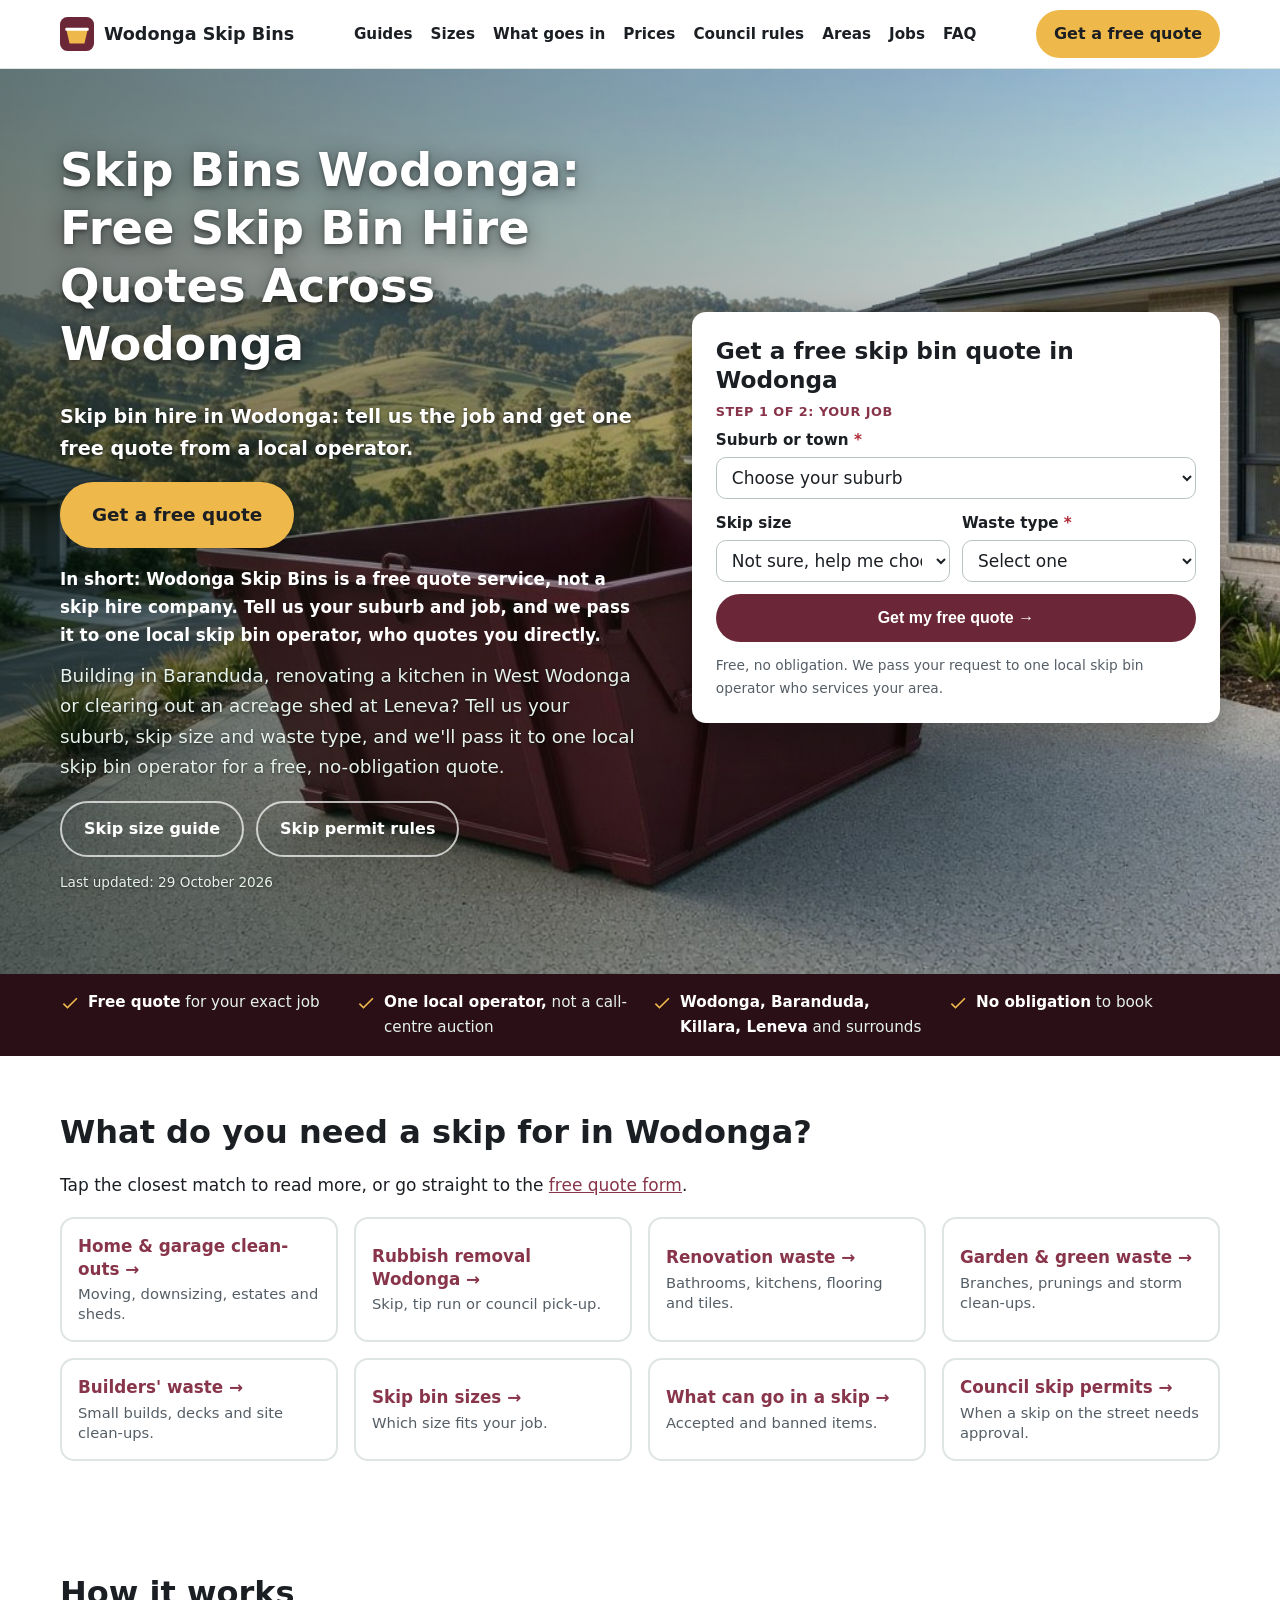
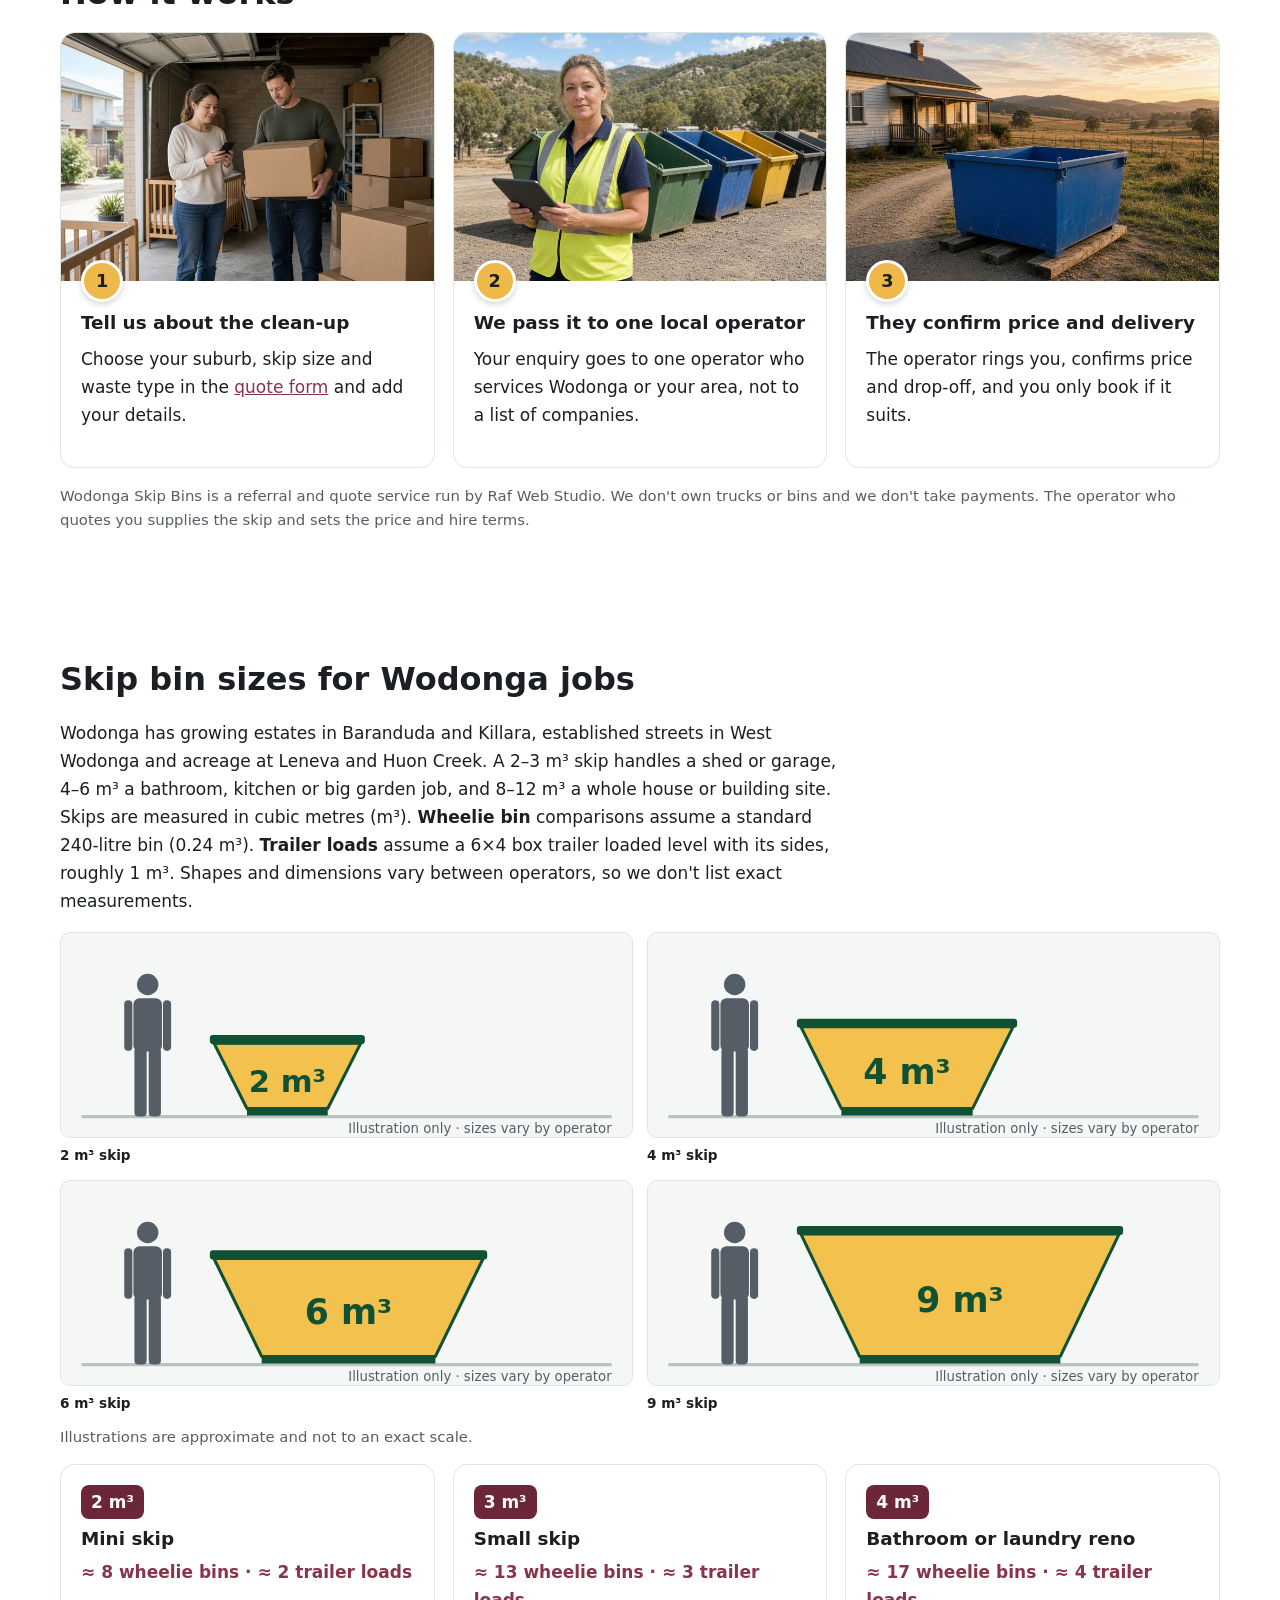
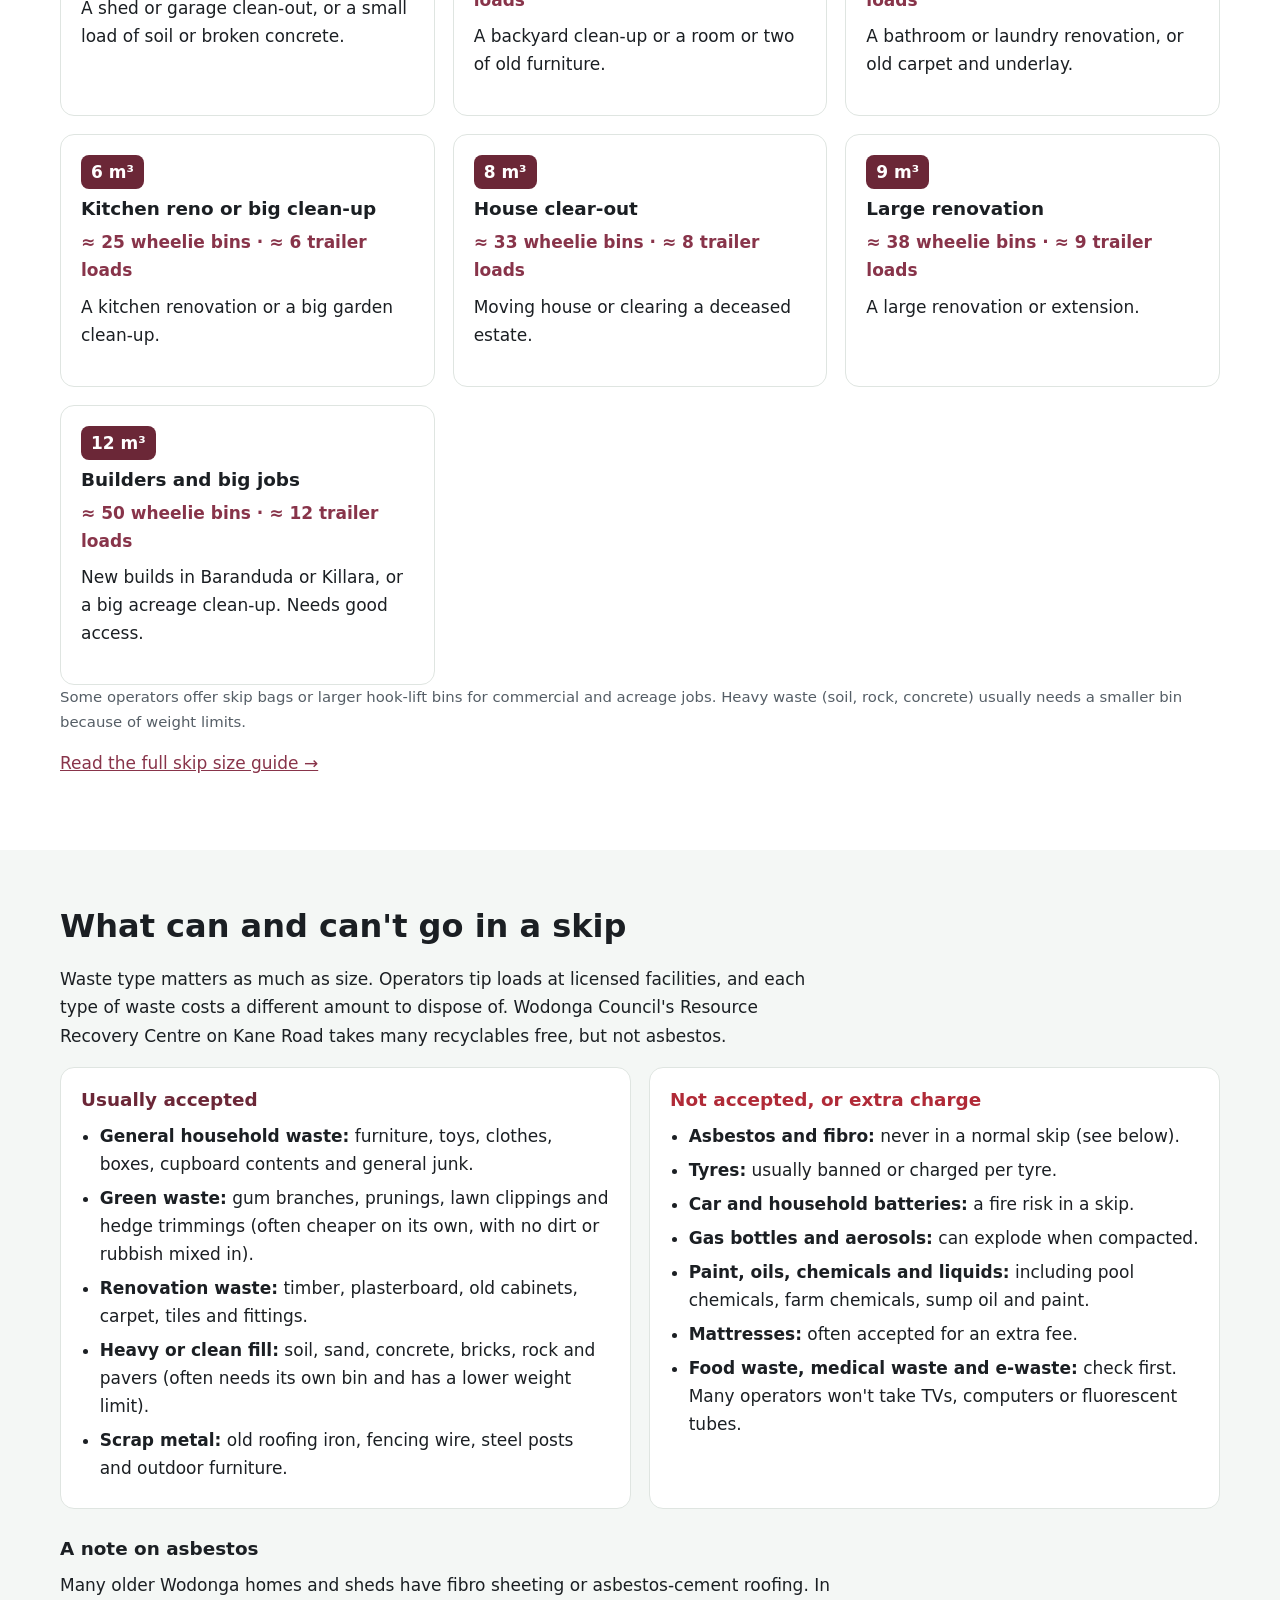
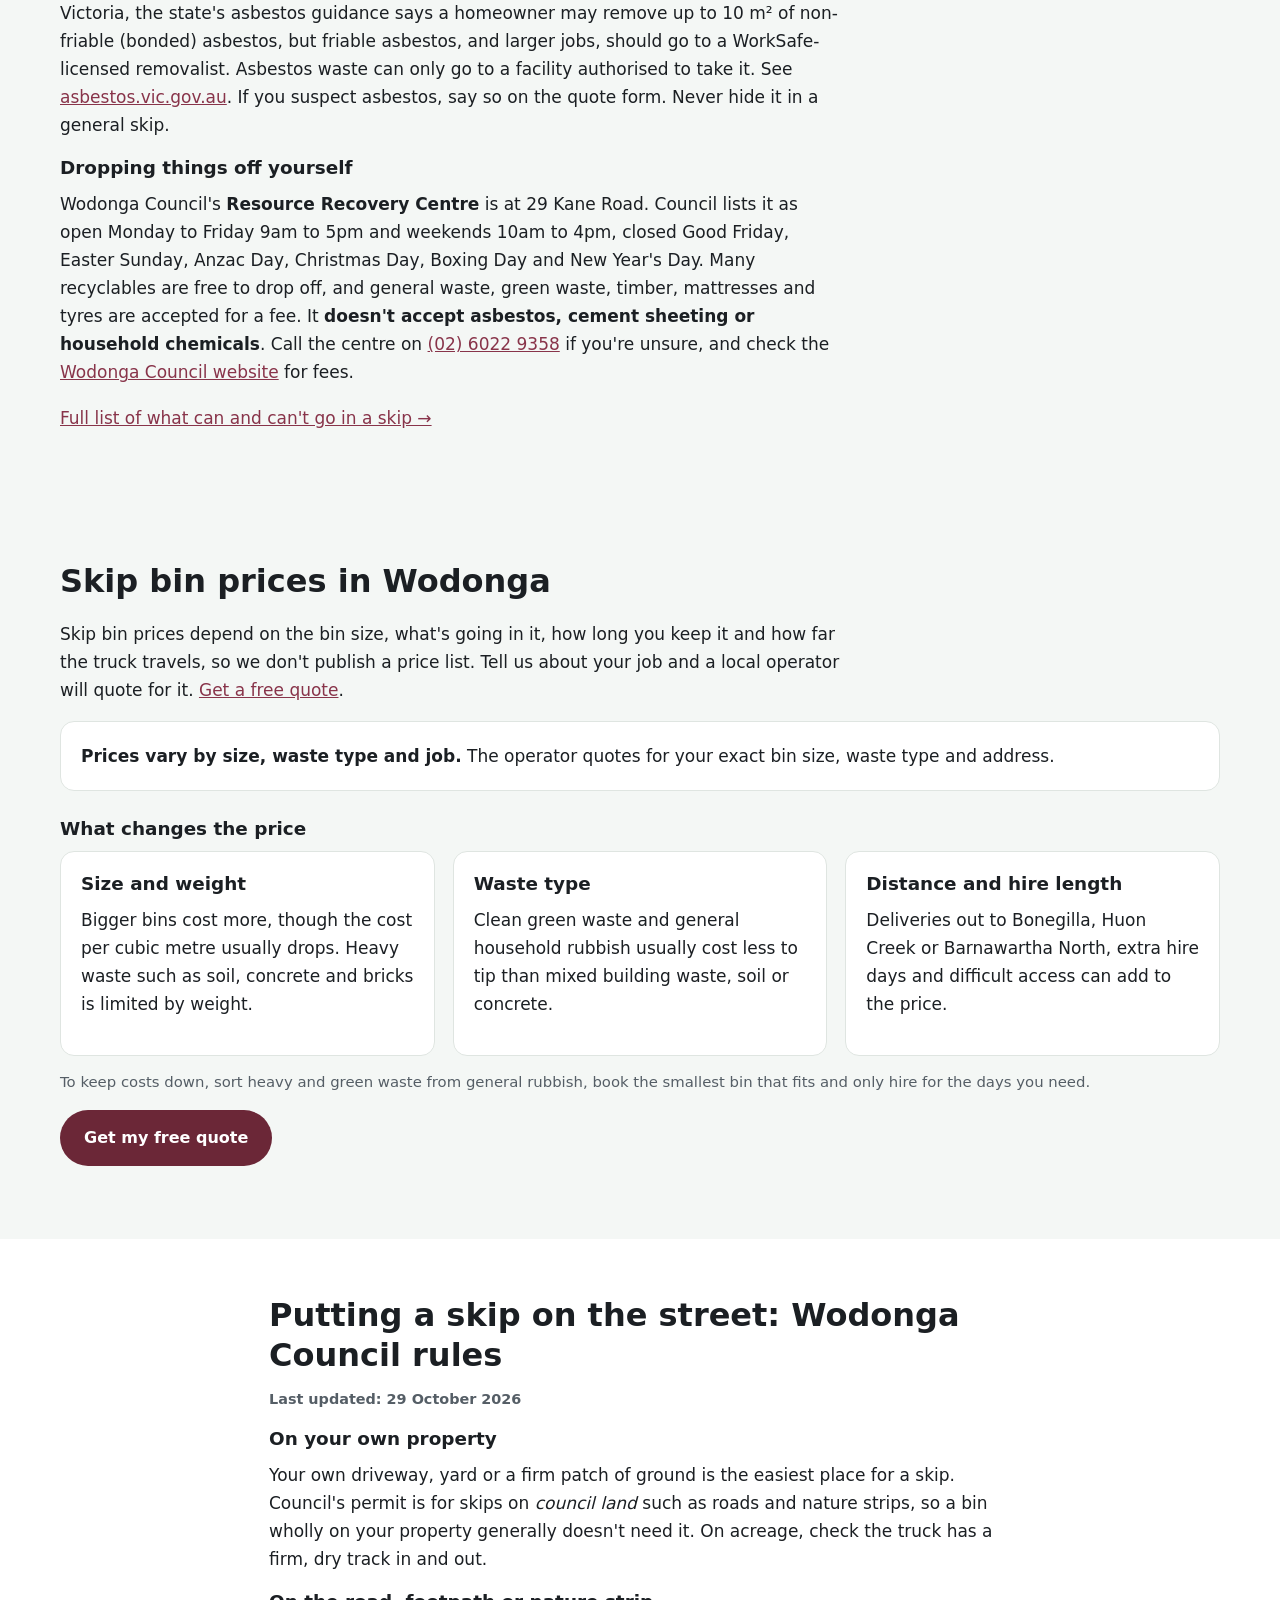
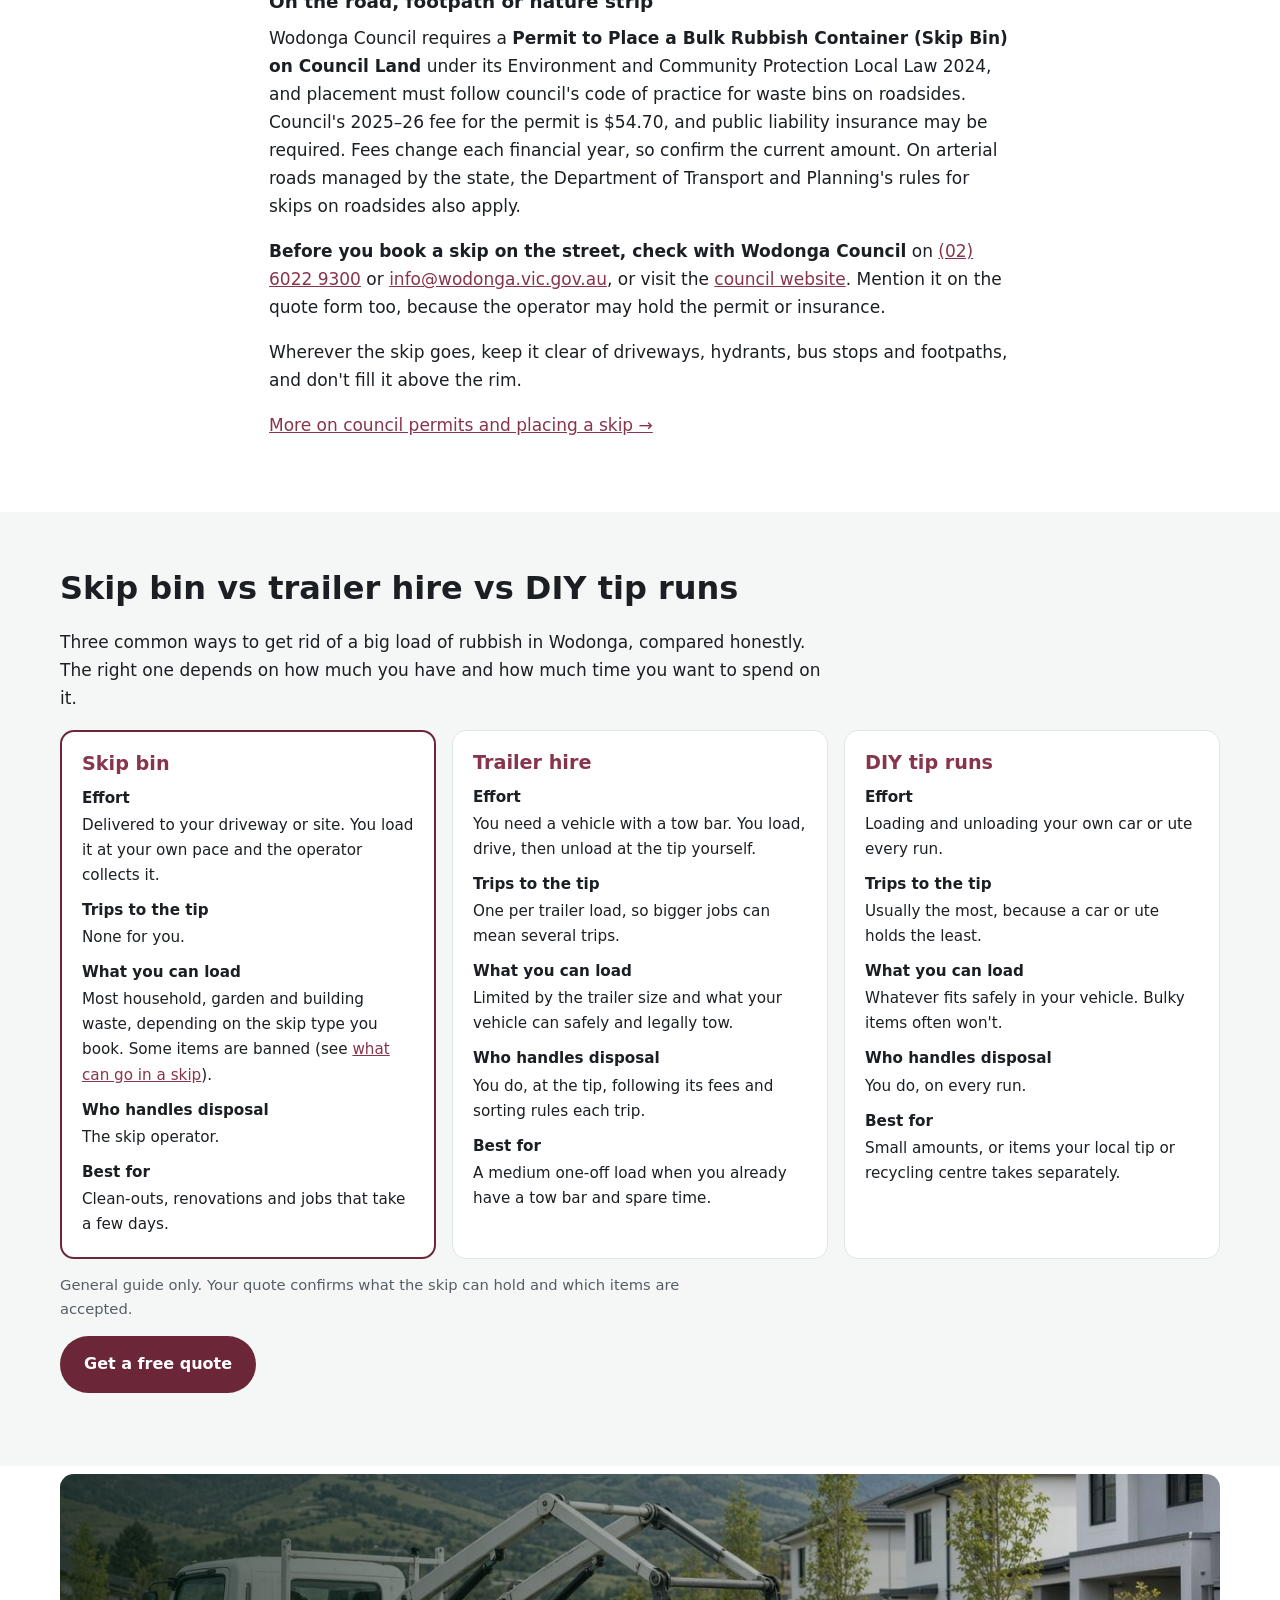
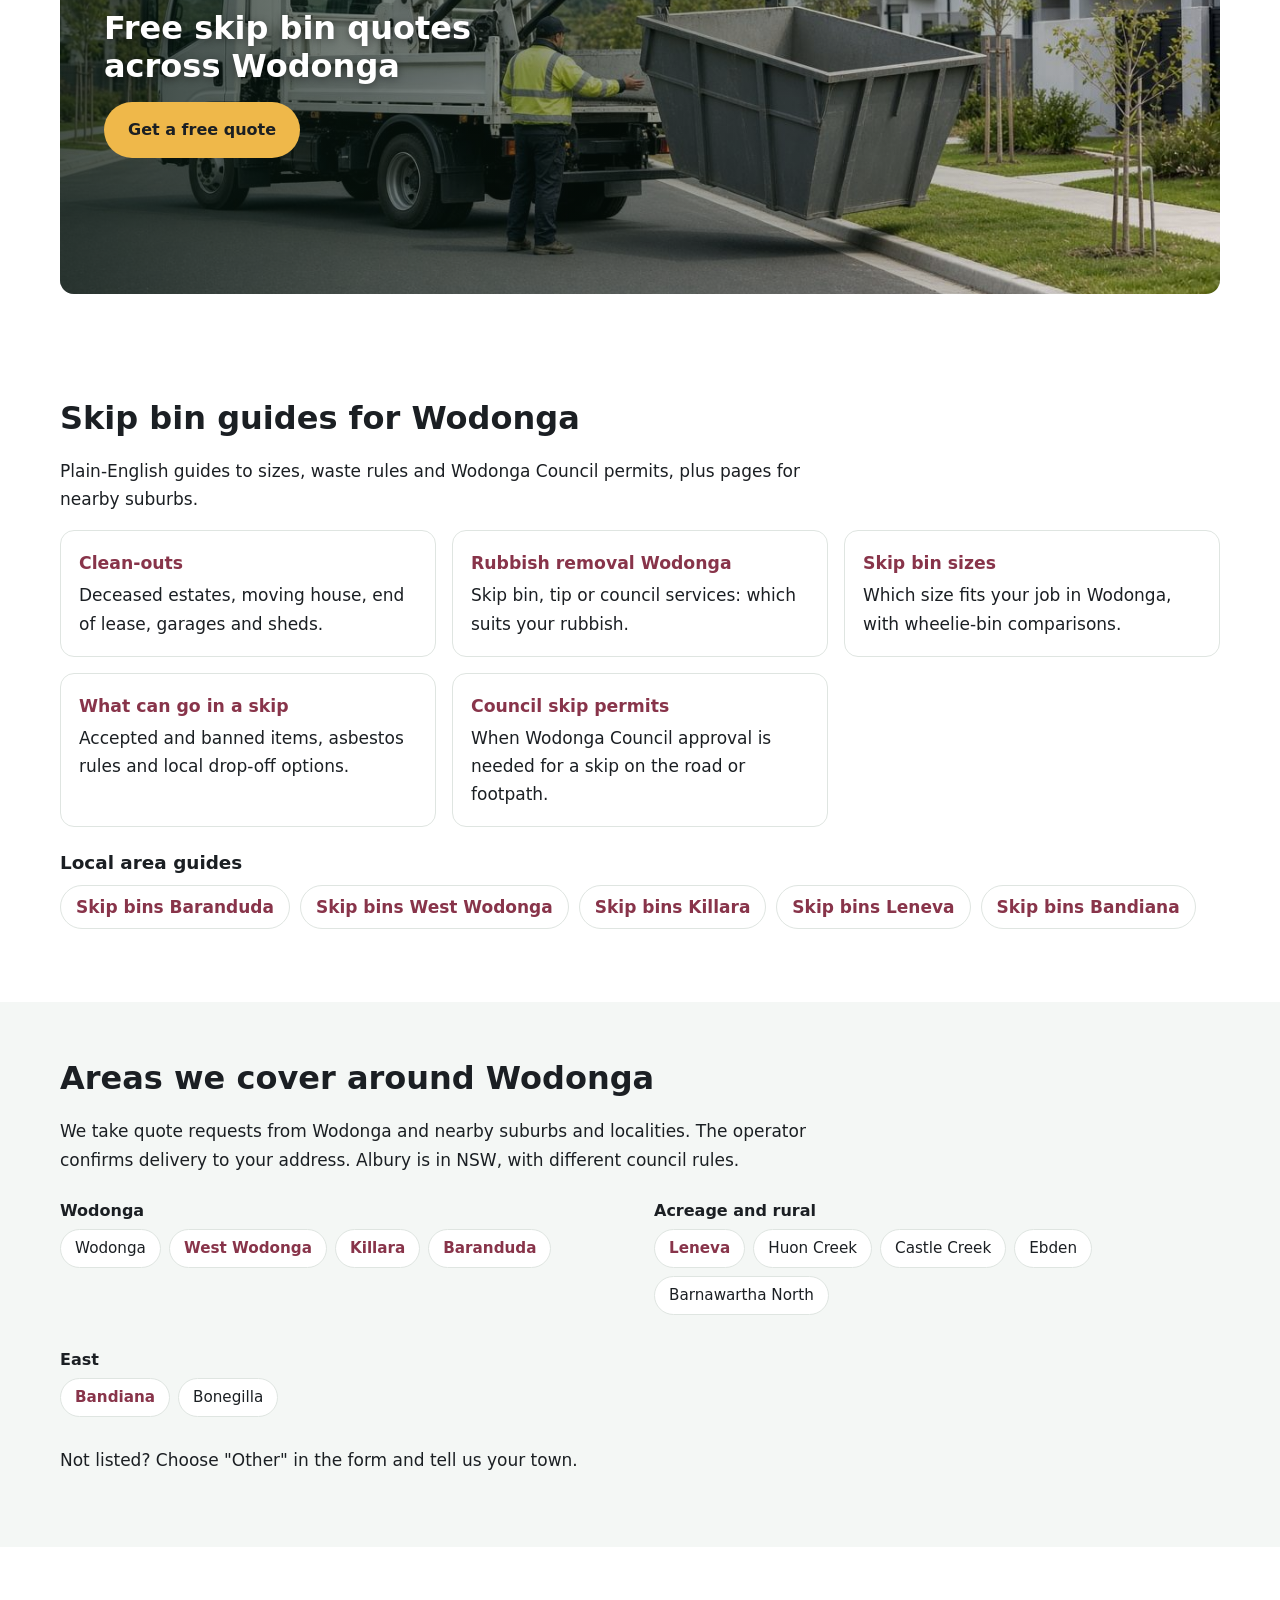
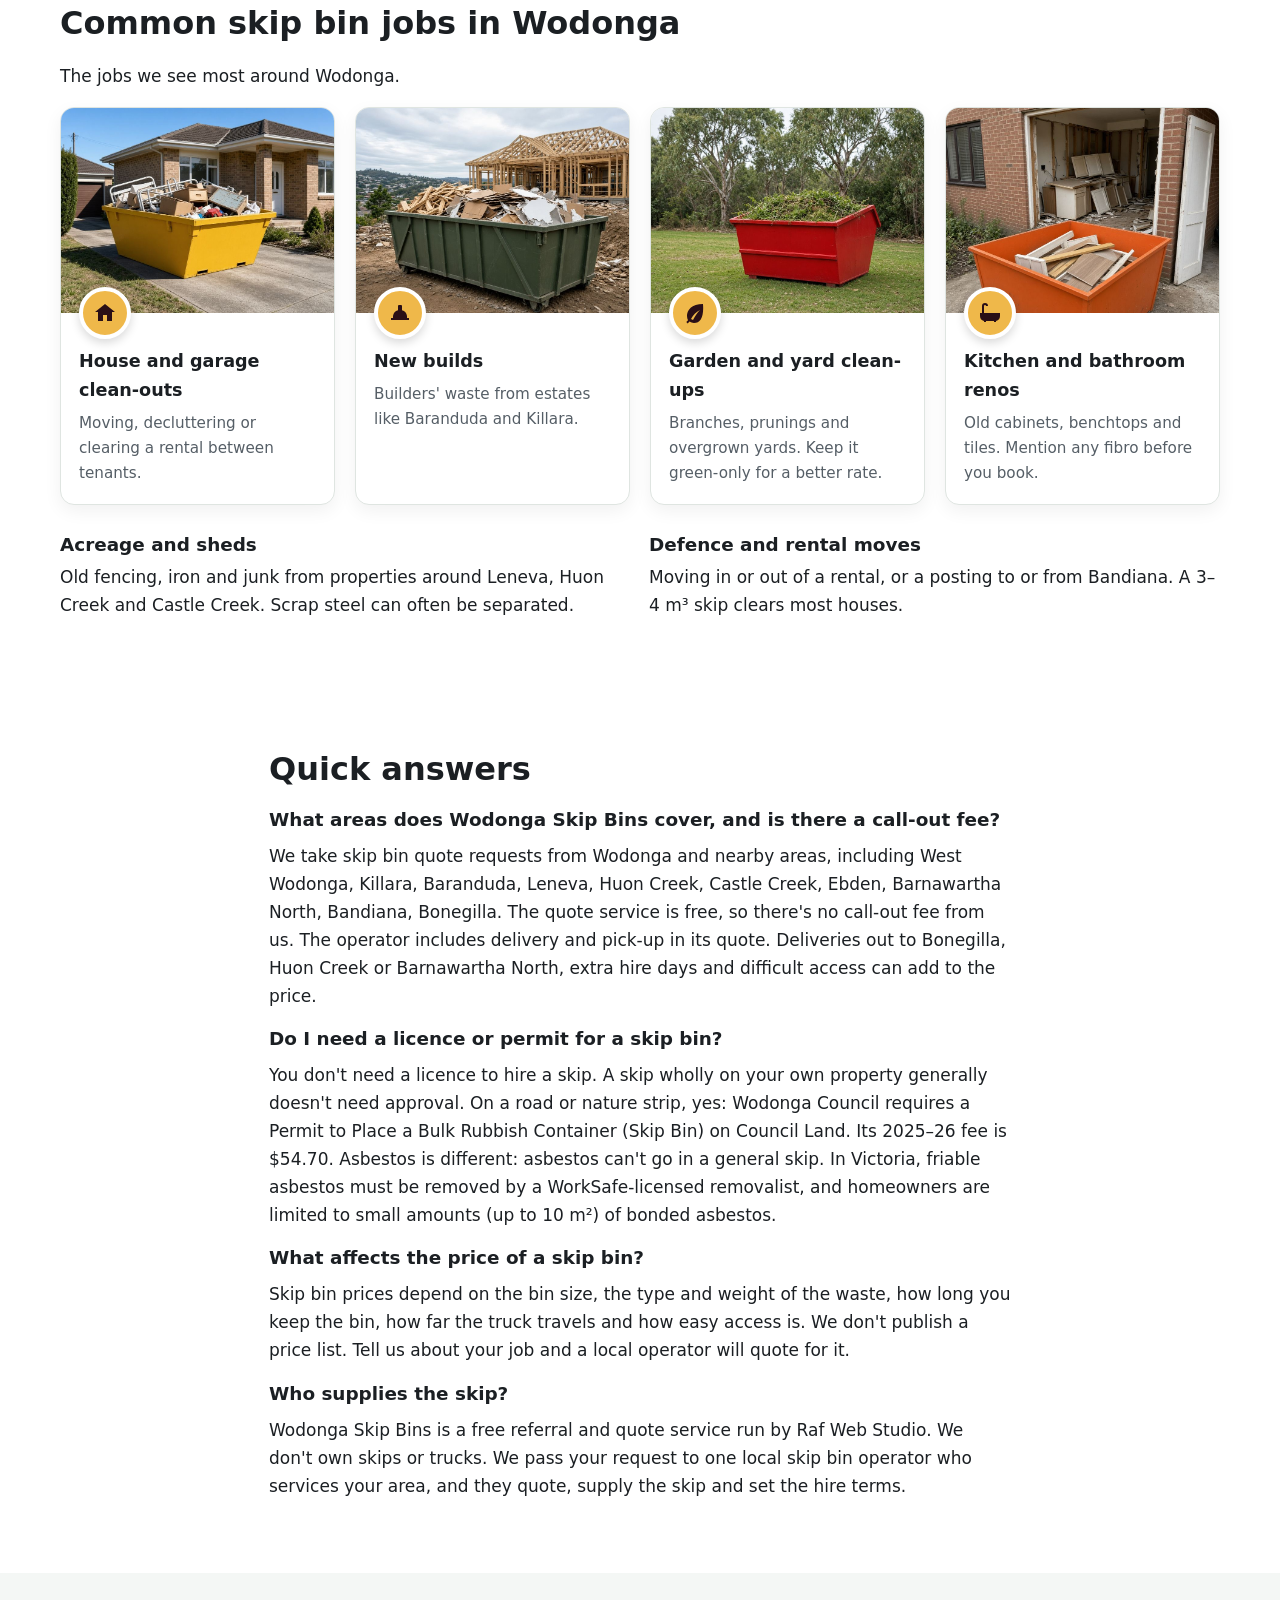
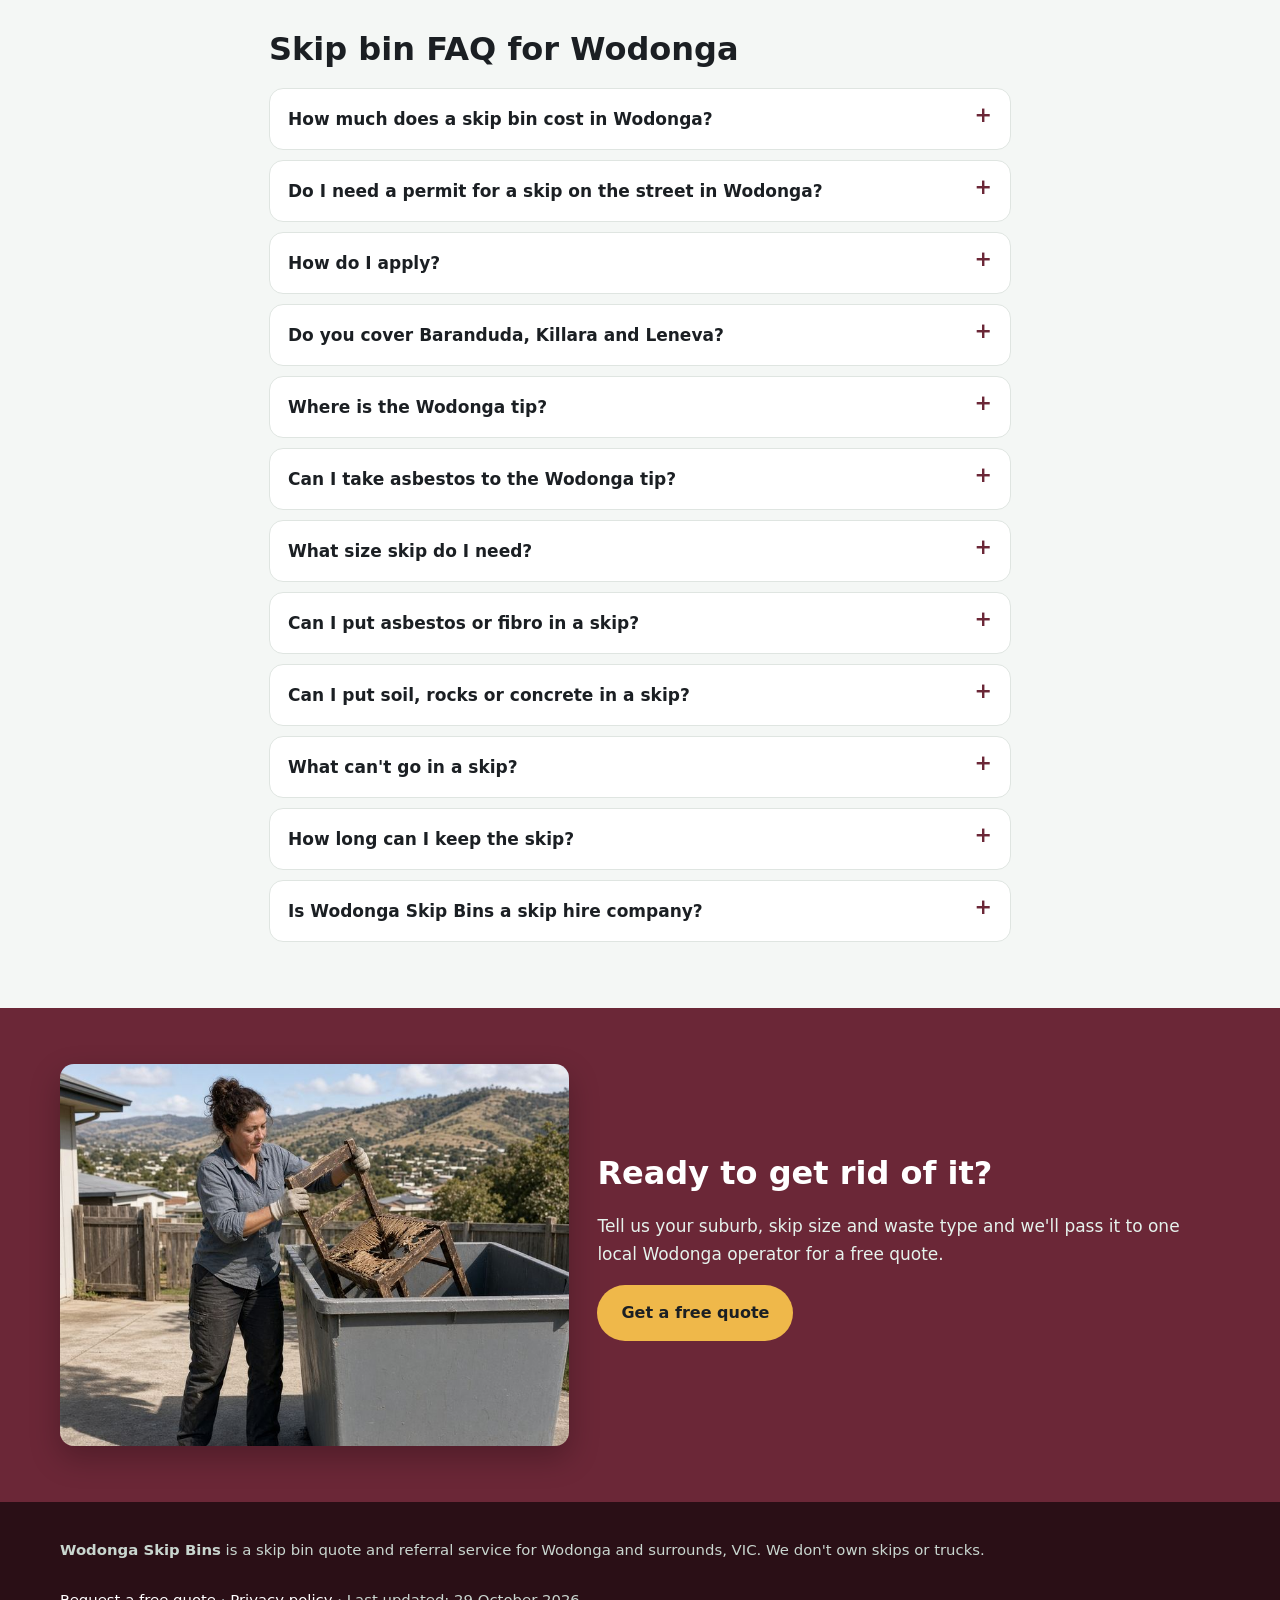
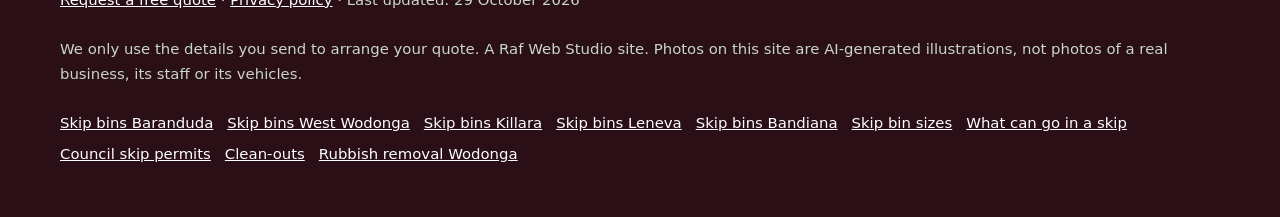
<file: index.html>
<!doctype html>
<html lang="en-AU">
<head>
<meta charset="utf-8">
<meta name="google-site-verification" content="0QYUzRHFO5vUqcVejPuRf8WLieQKAEIpJ-DFHTT6bok" />
<meta name="viewport" content="width=device-width, initial-scale=1">
<title>Skip Bins Wodonga | Free Skip Bin Hire Quotes in Wodonga VIC</title>
<meta name="description" content="Skip bins in Wodonga, West Wodonga, Baranduda, Killara, Leneva and Bandiana. Tell us your suburb, size and waste type and get a free quote from one local skip bin operator.">
<link rel="canonical" href="https://wodongaskipbins.com/">
<link rel="icon" href="favicon.svg" type="image/svg+xml">
<meta name="theme-color" content="#6b2737">
<meta property="og:type" content="website">
<meta property="og:locale" content="en_AU">
<meta property="og:site_name" content="Wodonga Skip Bins">
<meta property="og:title" content="Skip Bins Wodonga | Free Skip Bin Hire Quotes in Wodonga VIC">
<meta property="og:description" content="Free skip bin hire quotes in Wodonga and surrounds, from one local operator.">
<meta property="og:url" content="https://wodongaskipbins.com/">
<meta property="og:image" content="https://wodongaskipbins.com/img/hero.jpg">
<meta name="twitter:card" content="summary_large_image">
<meta name="twitter:image" content="https://wodongaskipbins.com/img/hero.jpg">
<script>document.documentElement.classList.add('js')</script>
<link rel="stylesheet" href="styles.css">

<!-- Google tag (gtag.js) -->
<script async src="https://www.googletagmanager.com/gtag/js?id=G-WDCKTNWFEY"></script>
<script>
  window.dataLayer = window.dataLayer || [];
  function gtag(){dataLayer.push(arguments);}
  gtag('js', new Date());
  gtag('config', 'G-WDCKTNWFEY');
</script>

<script type="application/ld+json">
{
 "@context": "https://schema.org",
 "@type": "WebPage",
 "@id": "https://wodongaskipbins.com/#webpage",
 "url": "https://wodongaskipbins.com/",
 "name": "Skip Bins Wodonga | Free Skip Bin Hire Quotes in Wodonga VIC",
 "description": "Skip bins in Wodonga, West Wodonga, Baranduda, Killara, Leneva and Bandiana. Tell us your suburb, size and waste type and get a free quote from one local skip bin operator.",
 "inLanguage": "en-AU",
 "dateModified": "2026-10-29",
 "isPartOf": {
  "@id": "https://wodongaskipbins.com/#website"
 },
 "about": {
  "@id": "https://wodongaskipbins.com/#business"
 }
}
</script>
<script type="application/ld+json">
{
 "@context": "https://schema.org",
 "@type": "LocalBusiness",
 "@id": "https://wodongaskipbins.com/#business",
 "name": "Wodonga Skip Bins",
 "url": "https://wodongaskipbins.com/",
 "description": "Skip bins in Wodonga, West Wodonga, Baranduda, Killara, Leneva and Bandiana. Tell us your suburb, size and waste type and get a free quote from one local skip bin operator. A free referral and quote service run by Raf Web Studio. It doesn't own skips or trucks; one local operator quotes and supplies the skip.",
 "image": "https://wodongaskipbins.com/img/hero.jpg",
 "areaServed": [
  {
   "@type": "AdministrativeArea",
   "name": "Wodonga Council, VIC"
  },
  {
   "@type": "Place",
   "name": "Wodonga, VIC"
  },
  {
   "@type": "Place",
   "name": "West Wodonga, VIC"
  },
  {
   "@type": "Place",
   "name": "Killara, VIC"
  },
  {
   "@type": "Place",
   "name": "Baranduda, VIC"
  },
  {
   "@type": "Place",
   "name": "Leneva, VIC"
  },
  {
   "@type": "Place",
   "name": "Bandiana, VIC"
  },
  {
   "@type": "Place",
   "name": "Bonegilla, VIC"
  },
  {
   "@type": "Place",
   "name": "Ebden, VIC"
  },
  {
   "@type": "Place",
   "name": "Huon Creek, VIC"
  },
  {
   "@type": "Place",
   "name": "Castle Creek, VIC"
  },
  {
   "@type": "Place",
   "name": "Barnawartha North, VIC"
  }
 ],
 "knowsAbout": [
  "Skip bin hire",
  "Skip bin sizes",
  "Council skip bin permits",
  "Waste disposal"
 ],
 "parentOrganization": {
  "@type": "Organization",
  "name": "Raf Web Studio"
 }
}
</script>
<script type="application/ld+json">
{
 "@context": "https://schema.org",
 "@type": "WebSite",
 "dateModified": "2026-10-29",
 "@id": "https://wodongaskipbins.com/#website",
 "name": "Wodonga Skip Bins",
 "url": "https://wodongaskipbins.com/",
 "inLanguage": "en-AU"
}
</script>
<script type="application/ld+json">
{
 "@context": "https://schema.org",
 "@type": "Service",
 "@id": "https://wodongaskipbins.com/#service",
 "name": "Skip bin hire quotes in Wodonga",
 "serviceType": "Skip bin hire",
 "description": "Free skip bin hire quotes in Wodonga and surrounding suburbs. We pass your request to one local skip bin operator.",
 "url": "https://wodongaskipbins.com/",
 "provider": {
  "@id": "https://wodongaskipbins.com/#business"
 },
 "areaServed": [
  {
   "@type": "AdministrativeArea",
   "name": "Wodonga Council, VIC"
  },
  {
   "@type": "Place",
   "name": "Wodonga, VIC"
  },
  {
   "@type": "Place",
   "name": "West Wodonga, VIC"
  },
  {
   "@type": "Place",
   "name": "Killara, VIC"
  },
  {
   "@type": "Place",
   "name": "Baranduda, VIC"
  },
  {
   "@type": "Place",
   "name": "Leneva, VIC"
  },
  {
   "@type": "Place",
   "name": "Bandiana, VIC"
  },
  {
   "@type": "Place",
   "name": "Bonegilla, VIC"
  },
  {
   "@type": "Place",
   "name": "Ebden, VIC"
  },
  {
   "@type": "Place",
   "name": "Huon Creek, VIC"
  },
  {
   "@type": "Place",
   "name": "Castle Creek, VIC"
  },
  {
   "@type": "Place",
   "name": "Barnawartha North, VIC"
  }
 ]
}
</script>
<script type="application/ld+json">
{
 "@context": "https://schema.org",
 "@type": "FAQPage",
 "mainEntity": [
  {
   "@type": "Question",
   "name": "How much does a skip bin cost in Wodonga?",
   "acceptedAnswer": {
    "@type": "Answer",
    "text": "It depends on the size, waste type, hire period and distance. Tell us about your job and a local operator will quote for it."
   }
  },
  {
   "@type": "Question",
   "name": "Do I need a permit for a skip on the street in Wodonga?",
   "acceptedAnswer": {
    "@type": "Answer",
    "text": "Yes, generally. Wodonga Council requires a Permit to Place a Bulk Rubbish Container (Skip Bin) on Council Land. Its 2025–26 fee is $54.70. A skip wholly on your own land generally doesn't need one."
   }
  },
  {
   "@type": "Question",
   "name": "How do I apply?",
   "acceptedAnswer": {
    "@type": "Answer",
    "text": "Contact Wodonga Council on (02) 6022 9300 or info@wodonga.vic.gov.au. Public liability insurance may be required, so the skip operator may apply."
   }
  },
  {
   "@type": "Question",
   "name": "Do you cover Baranduda, Killara and Leneva?",
   "acceptedAnswer": {
    "@type": "Answer",
    "text": "Yes, we take requests from across Wodonga, including Baranduda, Killara, Leneva, West Wodonga and Bandiana. The operator confirms delivery."
   }
  },
  {
   "@type": "Question",
   "name": "Where is the Wodonga tip?",
   "acceptedAnswer": {
    "@type": "Answer",
    "text": "Wodonga Council's Resource Recovery Centre is at 29 Kane Road. Council lists it as open weekdays 9am to 5pm and weekends 10am to 4pm."
   }
  },
  {
   "@type": "Question",
   "name": "Can I take asbestos to the Wodonga tip?",
   "acceptedAnswer": {
    "@type": "Answer",
    "text": "No. Council says the Resource Recovery Centre doesn't accept asbestos or cement sheeting. Use a licensed removalist or find an authorised facility with the national disposal-facility finder."
   }
  },
  {
   "@type": "Question",
   "name": "What size skip do I need?",
   "acceptedAnswer": {
    "@type": "Answer",
    "text": "2–3 m³ for a shed or garage, 4 m³ for a bathroom, 6 m³ for a kitchen or big garden job, and 8–12 m³ for a house clear-out or new build."
   }
  },
  {
   "@type": "Question",
   "name": "Can I put asbestos or fibro in a skip?",
   "acceptedAnswer": {
    "@type": "Answer",
    "text": "No. Asbestos can't go in a general skip. In Victoria, friable asbestos must be removed by a WorkSafe-licensed removalist, and homeowners are limited to small amounts (up to 10 m²) of bonded asbestos."
   }
  },
  {
   "@type": "Question",
   "name": "Can I put soil, rocks or concrete in a skip?",
   "acceptedAnswer": {
    "@type": "Answer",
    "text": "Usually, but heavy waste has weight limits and often needs its own, smaller bin. Choose \"Soil, concrete or bricks\" in the form."
   }
  },
  {
   "@type": "Question",
   "name": "What can't go in a skip?",
   "acceptedAnswer": {
    "@type": "Answer",
    "text": "Asbestos, tyres, batteries, gas bottles, chemicals, paint, oils and liquids. Mattresses and e-waste are often extra or not accepted. The operator who quotes you will confirm their list."
   }
  },
  {
   "@type": "Question",
   "name": "How long can I keep the skip?",
   "acceptedAnswer": {
    "@type": "Answer",
    "text": "Commonly a few days to a week, with extra days by arrangement with the operator."
   }
  },
  {
   "@type": "Question",
   "name": "Is Wodonga Skip Bins a skip hire company?",
   "acceptedAnswer": {
    "@type": "Answer",
    "text": "No. It's a free referral and quote service run by Raf Web Studio. One local operator quotes you and supplies the skip."
   }
  },
  {
   "@type": "Question",
   "name": "What areas does Wodonga Skip Bins cover, and is there a call-out fee?",
   "acceptedAnswer": {
    "@type": "Answer",
    "text": "We take skip bin quote requests from Wodonga and nearby areas, including West Wodonga, Killara, Baranduda, Leneva, Huon Creek, Castle Creek, Ebden, Barnawartha North, Bandiana, Bonegilla. The quote service is free, so there's no call-out fee from us. The operator includes delivery and pick-up in its quote. Deliveries out to Bonegilla, Huon Creek or Barnawartha North, extra hire days and difficult access can add to the price."
   }
  },
  {
   "@type": "Question",
   "name": "Do I need a licence or permit for a skip bin?",
   "acceptedAnswer": {
    "@type": "Answer",
    "text": "You don't need a licence to hire a skip. A skip wholly on your own property generally doesn't need approval. On a road or nature strip, yes: Wodonga Council requires a Permit to Place a Bulk Rubbish Container (Skip Bin) on Council Land. Its 2025–26 fee is $54.70. Asbestos is different: asbestos can't go in a general skip. In Victoria, friable asbestos must be removed by a WorkSafe-licensed removalist, and homeowners are limited to small amounts (up to 10 m²) of bonded asbestos."
   }
  },
  {
   "@type": "Question",
   "name": "What affects the price of a skip bin?",
   "acceptedAnswer": {
    "@type": "Answer",
    "text": "Skip bin prices depend on the bin size, the type and weight of the waste, how long you keep the bin, how far the truck travels and how easy access is. We don't publish a price list. Tell us about your job and a local operator will quote for it."
   }
  },
  {
   "@type": "Question",
   "name": "Who supplies the skip?",
   "acceptedAnswer": {
    "@type": "Answer",
    "text": "Wodonga Skip Bins is a free referral and quote service run by Raf Web Studio. We don't own skips or trucks. We pass your request to one local skip bin operator who services your area, and they quote, supply the skip and set the hire terms."
   }
  }
 ]
}
</script>
<!--h3:css--><style>
.h3-tag{font-size:1.2rem;font-weight:600;margin:.2em 0 .9em;color:#fff;text-shadow:0 1px 3px rgba(0,0,0,.6);max-width:36em}
.btn-xl{font-size:1.15rem;padding:16px 30px;min-height:54px;box-shadow:0 6px 18px rgba(0,0,0,.25)}
.h3-cta{margin:0 0 18px}
.need-grid{display:grid;grid-template-columns:repeat(2,minmax(0,1fr));gap:12px;margin-top:18px}
@media(min-width:800px){.need-grid{grid-template-columns:repeat(4,minmax(0,1fr));gap:16px}}
.need-grid a{display:flex;flex-direction:column;justify-content:center;min-height:96px;padding:16px;background:#fff;border:2px solid var(--line);border-radius:var(--radius);text-decoration:none;color:var(--ink);line-height:1.35}
.need-grid a:hover,.need-grid a:focus-visible{border-color:var(--green);background:var(--soft)}
.need-grid strong{color:var(--green-2);font-size:1.05rem;margin-bottom:4px}
.need-grid strong::after{content:" \2192"}
.need-grid span{font-size:.92rem;color:var(--muted)}
.cmp{display:grid;gap:16px;margin-top:18px}
@media(min-width:900px){.cmp{grid-template-columns:repeat(3,minmax(0,1fr))}}
.cmp article{background:#fff;border:1px solid var(--line);border-radius:var(--radius);padding:20px}
.cmp article.cmp-main{border:2px solid var(--green)}
.cmp h3{margin:0 0 10px;font-size:1.2rem;color:var(--green-2)}
.cmp dl{margin:0}.cmp dt{font-weight:700;margin-top:10px;font-size:.95rem}.cmp dd{margin:2px 0 0;color:var(--ink);font-size:.95rem}
.cmp-note{font-size:.92rem;color:var(--muted);margin-top:14px;max-width:46em}
.mobile-call{transition:transform .2s ease;padding-bottom:calc(10px + env(safe-area-inset-bottom))}
.mobile-call .btn{min-height:48px;font-size:1.05rem}
.mobile-call.mc-off{transform:translateY(120%)}
@media(prefers-reduced-motion:reduce){.mobile-call{transition:none}}
</style><!--/h3:css-->
</head>
<body>
<a class="skip-link" href="#main">Skip to content</a>

<header class="site-header">
  <div class="wrap">
    <a class="brand" href="/" aria-label="Wodonga Skip Bins home">
      <svg viewBox="0 0 64 64" aria-hidden="true"><rect width="64" height="64" rx="14" fill="#6b2737"/><path d="M12 24h40l-6 26H18z" fill="#efb84a"/><rect x="10" y="20" width="44" height="6" rx="2" fill="#fff"/></svg>
      Wodonga Skip Bins
    </a>
    <nav class="nav" aria-label="Main">
      <a href="#guides">Guides</a>      <a href="#sizes">Sizes</a><a href="#waste">What goes in</a><a href="#pricing">Prices</a><a href="#council">Council rules</a><a href="#areas">Areas</a><a href="#jobs">Jobs</a><a href="#faq">FAQ</a>
    </nav>
    <a class="btn btn-call header-call" href="#quote">Get a free quote</a>
  </div>
</header>

<main id="main">
<section class="hero" aria-labelledby="h1">
  <picture class="hero-bg">
    <source media="(max-width: 700px)" srcset="img/hero-mobile.jpg" width="684" height="720">
    <img src="img/hero.jpg" width="1280" height="720" alt="Maroon skip bin outside a modern estate home with hills behind" fetchpriority="high" decoding="async">
  </picture>
  <div class="wrap hero-grid">
    <div class="hero-copy">
      <h1 id="h1">Skip Bins Wodonga: Free Skip Bin Hire Quotes Across Wodonga</h1><!--h3:hero-->
      <p class="h3-tag">Skip bin hire in Wodonga: tell us the job and get one free quote from a local operator.</p>
      <p class="h3-cta"><a class="btn btn-call btn-xl" href="#quote">Get a free quote</a></p><!--/h3:hero-->      <p class="summary">In short: Wodonga Skip Bins is a free quote service, not a skip hire company. Tell us your suburb and job, and we pass it to one local skip bin operator, who quotes you directly.</p>
      <p class="lead">Building in Baranduda, renovating a kitchen in West Wodonga or clearing out an acreage shed at Leneva? Tell us your suburb, skip size and waste type, and we'll pass it to one local skip bin operator for a free, no-obligation quote.</p>
      <div class="ctas"><a class="btn btn-ghost" href="#sizes">Skip size guide</a><a class="btn btn-ghost" href="#council">Skip permit rules</a></div>
      <p class="updated">Last updated: 29 October 2026</p>
    </div>
    <div class="hero-form-card" id="quote">
      <h2 id="quote-h">Get a free skip bin quote in Wodonga</h2>
      <form class="quote-form two-step" id="quote-form" action="https://formsubmit.co/quotes@wodongaskipbins.com" method="post" novalidate>
        <input type="hidden" name="_subject" value="New quote request – wodongaskipbins.com">
        <input type="hidden" name="_captcha" value="true">
        <input type="hidden" name="_template" value="table">
        <input type="hidden" name="_next" value="https://wodongaskipbins.com/thanks.html">
        <input type="hidden" name="_autoresponse" value="Thanks for your skip bin request. We&#x27;ve received it and are passing it to a local operator, who&#x27;ll be in touch shortly with availability and a price.">
        <input type="text" name="_honey" style="display:none" tabindex="-1" autocomplete="off" aria-hidden="true">
        <input type="hidden" name="source" value="wodongaskipbins.com">
        <fieldset class="step step-1">
          <legend class="step-label">Step 1 of 2: your job</legend>
          <div class="full"><label for="suburb">Suburb or town <span class="req" aria-hidden="true">*</span></label>
            <select id="suburb" name="suburb" required><option value="">Choose your suburb</option><option>Wodonga</option><option>West Wodonga</option><option>Killara</option><option>Baranduda</option><option>Leneva</option><option>Bandiana</option><option>Bonegilla</option><option>Ebden</option><option>Huon Creek</option><option>Castle Creek</option><option>Barnawartha North</option><option value="Other">Other (tell us below)</option></select></div>
          <div class="full other-wrap"><label for="suburb_other">Other suburb or town</label><input id="suburb_other" name="suburb_other" type="text" autocomplete="address-level2"></div>
          <div><label for="size">Skip size</label>
            <select id="size" name="skip_size"><option value="Not sure">Not sure, help me choose</option><option>Skip bag (about 1 m³)</option><option>2 m³</option><option>3 m³</option><option>4 m³</option><option>6 m³</option><option>8 m³</option><option>9 m³</option><option>10–12 m³</option><option>Larger / hook-lift</option></select></div>
          <div><label for="waste">Waste type <span class="req" aria-hidden="true">*</span></label>
            <select id="waste" name="waste_type" required><option value="">Select one</option><option>General household</option><option>Green waste</option><option>Mixed renovation / building</option><option>Soil, concrete or bricks</option><option>Mixed, not sure</option><option>May contain asbestos</option></select></div>
          <div class="full js-only"><button class="btn btn-primary btn-block" type="button" id="to-step-2">Get my free quote →</button></div>
          <p class="microcopy full">Free, no obligation. We pass your request to one local skip bin operator who services your area.</p>
          <p class="form-error full" id="step1-error" role="alert" hidden>Please choose your suburb and waste type.</p>
        </fieldset>
        <fieldset class="step step-2" id="step-2">
          <legend class="step-label">Step 2 of 2: your details</legend>
          <div><label for="name">Name <span class="req" aria-hidden="true">*</span></label><input id="name" name="name" type="text" autocomplete="name" required></div>
          <div><label for="phone">Phone <span class="req" aria-hidden="true">*</span></label><input id="phone" name="phone" type="tel" autocomplete="tel" inputmode="tel" required></div>
          <div><label for="email">Email</label><input id="email" name="email" type="email" autocomplete="email"></div>
          <div><label for="date">Delivery date</label><input id="date" name="preferred_date" type="date"></div>
          <div class="full"><label for="message">Anything else?</label><textarea id="message" name="message" rows="2" placeholder="e.g. new build in Baranduda, acreage shed, skip on the nature strip, 7 days"></textarea></div>
          <p class="consent full">By sending this form you agree we can share your details with one local skip bin operator so they can quote for your job. See our <a href="privacy.html">privacy policy</a>.</p>
          <div class="full step2-actions"><button class="btn btn-primary" type="submit">Send my quote request</button><button class="btn-link js-only" type="button" id="back-1">← Back</button></div>
        </fieldset>
      </form>
    </div>
  </div>
</section>
<section class="trust" aria-label="Why use this service">
  <ul class="wrap trust-list"><li><svg viewBox="0 0 24 24" aria-hidden="true"><path fill="currentColor" d="M9 16.2 4.8 12l-1.4 1.4L9 19 21 7l-1.4-1.4z"/></svg><span><strong>Free quote</strong> for your exact job</span></li><li><svg viewBox="0 0 24 24" aria-hidden="true"><path fill="currentColor" d="M9 16.2 4.8 12l-1.4 1.4L9 19 21 7l-1.4-1.4z"/></svg><span><strong>One local operator,</strong> not a call-centre auction</span></li><li><svg viewBox="0 0 24 24" aria-hidden="true"><path fill="currentColor" d="M9 16.2 4.8 12l-1.4 1.4L9 19 21 7l-1.4-1.4z"/></svg><span><strong>Wodonga, Baranduda, Killara, Leneva</strong> and surrounds</span></li><li><svg viewBox="0 0 24 24" aria-hidden="true"><path fill="currentColor" d="M9 16.2 4.8 12l-1.4 1.4L9 19 21 7l-1.4-1.4z"/></svg><span><strong>No obligation</strong> to book</span></li></ul>
</section>
<!--h3:need-->
<section id="need" aria-labelledby="need-h">
  <div class="wrap">
    <h2 id="need-h">What do you need a skip for in Wodonga?</h2>
    <p class="intro">Tap the closest match to read more, or go straight to the <a href="#quote">free quote form</a>.</p>
    <div class="need-grid"><a href="/clean-outs/"><strong>Home &amp; garage clean-outs</strong><span>Moving, downsizing, estates and sheds.</span></a><a href="/rubbish-removal-wodonga/"><strong>Rubbish removal Wodonga</strong><span>Skip, tip run or council pick-up.</span></a><a href="#jobs"><strong>Renovation waste</strong><span>Bathrooms, kitchens, flooring and tiles.</span></a><a href="#jobs"><strong>Garden &amp; green waste</strong><span>Branches, prunings and storm clean-ups.</span></a><a href="#quote"><strong>Builders' waste</strong><span>Small builds, decks and site clean-ups.</span></a><a href="/skip-bin-sizes/"><strong>Skip bin sizes</strong><span>Which size fits your job.</span></a><a href="/what-can-go-in-a-skip/"><strong>What can go in a skip</strong><span>Accepted and banned items.</span></a><a href="/skip-bin-council-permit/"><strong>Council skip permits</strong><span>When a skip on the street needs approval.</span></a></div>
  </div>
</section>
<!--/h3:need-->
<section id="how" aria-labelledby="how-h">
  <div class="wrap">
    <h2 id="how-h">How it works</h2>
    <ol class="steps grid grid-3">
      <li class="card step-card"><span class="step-img"><img src="img/step1.jpg" width="700" height="467" loading="lazy" decoding="async" alt="Couple in their garage sorting boxes and an old cot for a clean-out"></span><div class="step-body"><span class="step-num">1</span><h3>Tell us about the clean-up</h3><p>Choose your suburb, skip size and waste type in the <a href="#quote">quote form</a> and add your details.</p></div></li>
      <li class="card step-card"><span class="step-img"><img src="img/step2.jpg" width="700" height="467" loading="lazy" decoding="async" alt="Woman in hi-vis checking a booking on a tablet beside coloured skip bins"></span><div class="step-body"><span class="step-num">2</span><h3>We pass it to one local operator</h3><p>Your enquiry goes to one operator who services Wodonga or your area, not to a list of companies.</p></div></li>
      <li class="card step-card"><span class="step-img"><img src="img/step3.jpg" width="700" height="467" loading="lazy" decoding="async" alt="Blue skip bin on timber planks beside a weatherboard house on acreage"></span><div class="step-body"><span class="step-num">3</span><h3>They confirm price and delivery</h3><p>The operator rings you, confirms price and drop-off, and you only book if it suits.</p></div></li>
      </ol>
    <p class="note">Wodonga Skip Bins is a referral and quote service run by Raf Web Studio. We don't own trucks or bins and we don't take payments. The operator who quotes you supplies the skip and sets the price and hire terms.</p>
  </div>
</section>
<section id="sizes" aria-labelledby="sizes-h">
  <div class="wrap">
    <h2 id="sizes-h">Skip bin sizes for Wodonga jobs</h2>
    <p class="intro">Wodonga has growing estates in Baranduda and Killara, established streets in West Wodonga and acreage at Leneva and Huon Creek. A 2–3 m³ skip handles a shed or garage, 4–6 m³ a bathroom, kitchen or big garden job, and 8–12 m³ a whole house or building site. Skips are measured in cubic metres (m³). <strong>Wheelie bin</strong> comparisons assume a standard 240-litre bin (0.24 m³). <strong>Trailer loads</strong> assume a 6×4 box trailer loaded level with its sides, roughly 1 m³. Shapes and dimensions vary between operators, so we don't list exact measurements.</p>
    <div class="size-figs"><figure><img src="img/skip-2m3.svg" width="560" height="200" loading="lazy" decoding="async" alt="2 cubic metre skip bin size guide, shown next to an adult for scale"><figcaption>2 m³ skip</figcaption></figure><figure><img src="img/skip-4m3.svg" width="560" height="200" loading="lazy" decoding="async" alt="4 cubic metre skip bin size guide, shown next to an adult for scale"><figcaption>4 m³ skip</figcaption></figure><figure><img src="img/skip-6m3.svg" width="560" height="200" loading="lazy" decoding="async" alt="6 cubic metre skip bin size guide, shown next to an adult for scale"><figcaption>6 m³ skip</figcaption></figure><figure><img src="img/skip-9m3.svg" width="560" height="200" loading="lazy" decoding="async" alt="9 cubic metre skip bin size guide, shown next to an adult for scale"><figcaption>9 m³ skip</figcaption></figure></div>
    <p class="note">Illustrations are approximate and not to an exact scale.</p>
    <div class="grid grid-3 size-cards"><div class="card"><span class="size">2 m³</span><h3>Mini skip</h3><p class="equiv">≈ 8 wheelie bins · ≈ 2 trailer loads</p><p>A shed or garage clean-out, or a small load of soil or broken concrete.</p></div><div class="card"><span class="size">3 m³</span><h3>Small skip</h3><p class="equiv">≈ 13 wheelie bins · ≈ 3 trailer loads</p><p>A backyard clean-up or a room or two of old furniture.</p></div><div class="card"><span class="size">4 m³</span><h3>Bathroom or laundry reno</h3><p class="equiv">≈ 17 wheelie bins · ≈ 4 trailer loads</p><p>A bathroom or laundry renovation, or old carpet and underlay.</p></div><div class="card"><span class="size">6 m³</span><h3>Kitchen reno or big clean-up</h3><p class="equiv">≈ 25 wheelie bins · ≈ 6 trailer loads</p><p>A kitchen renovation or a big garden clean-up.</p></div><div class="card"><span class="size">8 m³</span><h3>House clear-out</h3><p class="equiv">≈ 33 wheelie bins · ≈ 8 trailer loads</p><p>Moving house or clearing a deceased estate.</p></div><div class="card"><span class="size">9 m³</span><h3>Large renovation</h3><p class="equiv">≈ 38 wheelie bins · ≈ 9 trailer loads</p><p>A large renovation or extension.</p></div><div class="card"><span class="size">12 m³</span><h3>Builders and big jobs</h3><p class="equiv">≈ 50 wheelie bins · ≈ 12 trailer loads</p><p>New builds in Baranduda or Killara, or a big acreage clean-up. Needs good access.</p></div></div>
    <p class="note">Some operators offer skip bags or larger hook-lift bins for commercial and acreage jobs. Heavy waste (soil, rock, concrete) usually needs a smaller bin because of weight limits.</p>
    <p><a href="/skip-bin-sizes/">Read the full skip size guide →</a></p>
  </div>
</section>
<section class="alt" id="waste" aria-labelledby="waste-h">
  <div class="wrap">
    <h2 id="waste-h">What can and can't go in a skip</h2>
    <p class="intro">Waste type matters as much as size. Operators tip loads at licensed facilities, and each type of waste costs a different amount to dispose of. Wodonga Council's Resource Recovery Centre on Kane Road takes many recyclables free, but not asbestos.</p>
    <div class="grid grid-2">
      <div class="card yes">
        <h3>Usually accepted</h3>
        <ul class="clean">
          <li><strong>General household waste:</strong> furniture, toys, clothes, boxes, cupboard contents and general junk.</li>
          <li><strong>Green waste:</strong> gum branches, prunings, lawn clippings and hedge trimmings (often cheaper on its own, with no dirt or rubbish mixed in).</li>
          <li><strong>Renovation waste:</strong> timber, plasterboard, old cabinets, carpet, tiles and fittings.</li>
          <li><strong>Heavy or clean fill:</strong> soil, sand, concrete, bricks, rock and pavers (often needs its own bin and has a lower weight limit).</li>
          <li><strong>Scrap metal:</strong> old roofing iron, fencing wire, steel posts and outdoor furniture.</li>
        </ul>
      </div>
      <div class="card no">
        <h3>Not accepted, or extra charge</h3>
        <ul class="clean">
          <li><strong>Asbestos and fibro:</strong> never in a normal skip (see below).</li>
          <li><strong>Tyres:</strong> usually banned or charged per tyre.</li>
          <li><strong>Car and household batteries:</strong> a fire risk in a skip.</li>
          <li><strong>Gas bottles and aerosols:</strong> can explode when compacted.</li>
          <li><strong>Paint, oils, chemicals and liquids:</strong> including pool chemicals, farm chemicals, sump oil and paint.</li>
          <li><strong>Mattresses:</strong> often accepted for an extra fee.</li>
          <li><strong>Food waste, medical waste and e-waste:</strong> check first. Many operators won't take TVs, computers or fluorescent tubes.</li>
        </ul>
      </div>
    </div>
    <h3 style="margin-top:28px">A note on asbestos</h3>
    <p class="intro">Many older Wodonga homes and sheds have fibro sheeting or asbestos-cement roofing. In Victoria, the state's asbestos guidance says a homeowner may remove up to 10 m² of non-friable (bonded) asbestos, but friable asbestos, and larger jobs, should go to a WorkSafe-licensed removalist. Asbestos waste can only go to a facility authorised to take it. See <a href="https://www.asbestos.vic.gov.au/" rel="noopener">asbestos.vic.gov.au</a>. If you suspect asbestos, say so on the quote form. Never hide it in a general skip.</p>
    <h3>Dropping things off yourself</h3>
    <p class="intro">Wodonga Council's <strong>Resource Recovery Centre</strong> is at 29 Kane Road. Council lists it as open Monday to Friday 9am to 5pm and weekends 10am to 4pm, closed Good Friday, Easter Sunday, Anzac Day, Christmas Day, Boxing Day and New Year's Day. Many recyclables are free to drop off, and general waste, green waste, timber, mattresses and tyres are accepted for a fee. It <strong>doesn't accept asbestos, cement sheeting or household chemicals</strong>. Call the centre on <a href="tel:0260229358">(02) 6022 9358</a> if you're unsure, and check the <a href="https://www.wodonga.vic.gov.au/" rel="noopener">Wodonga Council website</a> for fees.</p>
    <p><a href="/what-can-go-in-a-skip/">Full list of what can and can't go in a skip →</a></p>
  </div>
</section>
<section class="alt" id="pricing" aria-labelledby="pricing-h">
  <div class="wrap">
    <h2 id="pricing-h">Skip bin prices in Wodonga</h2>
    <p class="intro">Skip bin prices depend on the bin size, what's going in it, how long you keep it and how far the truck travels, so we don't publish a price list. Tell us about your job and a local operator will quote for it. <a href="#quote">Get a free quote</a>.</p>
    <div class="card"><p style="margin:0"><strong>Prices vary by size, waste type and job.</strong> The operator quotes for your exact bin size, waste type and address.</p></div>
    <h3 style="margin-top:26px">What changes the price</h3>
    <div class="grid grid-3">
      <div class="card"><h3>Size and weight</h3><p>Bigger bins cost more, though the cost per cubic metre usually drops. Heavy waste such as soil, concrete and bricks is limited by weight.</p></div>
      <div class="card"><h3>Waste type</h3><p>Clean green waste and general household rubbish usually cost less to tip than mixed building waste, soil or concrete.</p></div>
      <div class="card"><h3>Distance and hire length</h3><p>Deliveries out to Bonegilla, Huon Creek or Barnawartha North, extra hire days and difficult access can add to the price.</p></div>
    </div>
    <p class="note" style="margin-top:14px">To keep costs down, sort heavy and green waste from general rubbish, book the smallest bin that fits and only hire for the days you need.</p>
    <p><a class="btn btn-primary" href="#quote">Get my free quote</a></p>
  </div>
</section>
<section id="council" aria-labelledby="council-h">
  <div class="wrap intro">
    <h2 id="council-h">Putting a skip on the street: Wodonga Council rules</h2>
    <p class="updated-dark">Last updated: 29 October 2026</p>
    <h3>On your own property</h3>
    <p>Your own driveway, yard or a firm patch of ground is the easiest place for a skip. Council's permit is for skips on <em>council land</em> such as roads and nature strips, so a bin wholly on your property generally doesn't need it. On acreage, check the truck has a firm, dry track in and out.</p>
    <h3>On the road, footpath or nature strip</h3>
    <p>Wodonga Council requires a <strong>Permit to Place a Bulk Rubbish Container (Skip Bin) on Council Land</strong> under its Environment and Community Protection Local Law 2024, and placement must follow council's code of practice for waste bins on roadsides. Council's 2025–26 fee for the permit is $54.70, and public liability insurance may be required. Fees change each financial year, so confirm the current amount. On arterial roads managed by the state, the Department of Transport and Planning's rules for skips on roadsides also apply.</p>
    <p><strong>Before you book a skip on the street, check with Wodonga Council</strong> on <a href="tel:0260229300">(02) 6022 9300</a> or <a href="mailto:info@wodonga.vic.gov.au">info@wodonga.vic.gov.au</a>, or visit the <a href="https://www.wodonga.vic.gov.au/" rel="noopener">council website</a>. Mention it on the quote form too, because the operator may hold the permit or insurance.</p>
    <p>Wherever the skip goes, keep it clear of driveways, hydrants, bus stops and footpaths, and don't fill it above the rim.</p>
    <p><a href="/skip-bin-council-permit/">More on council permits and placing a skip →</a></p>
  </div>
</section>
<!--h3:compare-->
<section class="alt" id="compare" aria-labelledby="compare-h">
  <div class="wrap">
    <h2 id="compare-h">Skip bin vs trailer hire vs DIY tip runs</h2>
    <p class="intro">Three common ways to get rid of a big load of rubbish in Wodonga, compared honestly. The right one depends on how much you have and how much time you want to spend on it.</p>
    <div class="cmp"><article class="cmp-main"><h3>Skip bin</h3><dl><dt>Effort</dt><dd>Delivered to your driveway or site. You load it at your own pace and the operator collects it.</dd><dt>Trips to the tip</dt><dd>None for you.</dd><dt>What you can load</dt><dd>Most household, garden and building waste, depending on the skip type you book. Some items are banned (see <a href="/what-can-go-in-a-skip/">what can go in a skip</a>).</dd><dt>Who handles disposal</dt><dd>The skip operator.</dd><dt>Best for</dt><dd>Clean-outs, renovations and jobs that take a few days.</dd></dl></article><article><h3>Trailer hire</h3><dl><dt>Effort</dt><dd>You need a vehicle with a tow bar. You load, drive, then unload at the tip yourself.</dd><dt>Trips to the tip</dt><dd>One per trailer load, so bigger jobs can mean several trips.</dd><dt>What you can load</dt><dd>Limited by the trailer size and what your vehicle can safely and legally tow.</dd><dt>Who handles disposal</dt><dd>You do, at the tip, following its fees and sorting rules each trip.</dd><dt>Best for</dt><dd>A medium one-off load when you already have a tow bar and spare time.</dd></dl></article><article><h3>DIY tip runs</h3><dl><dt>Effort</dt><dd>Loading and unloading your own car or ute every run.</dd><dt>Trips to the tip</dt><dd>Usually the most, because a car or ute holds the least.</dd><dt>What you can load</dt><dd>Whatever fits safely in your vehicle. Bulky items often won't.</dd><dt>Who handles disposal</dt><dd>You do, on every run.</dd><dt>Best for</dt><dd>Small amounts, or items your local tip or recycling centre takes separately.</dd></dl></article></div>
    <p class="cmp-note">General guide only. Your quote confirms what the skip can hold and which items are accepted.</p>
    <p><a class="btn btn-primary" href="#quote">Get a free quote</a></p>
  </div>
</section>
<!--/h3:compare-->
<section class="band-wrap" aria-label="Free skip bin quotes across Wodonga">
  <div class="wrap">
    <div class="truck-band">
      <img src="img/band.jpg" width="1280" height="720" loading="lazy" decoding="async" alt="Grey skip bin being delivered in a new estate street">
      <div class="band-text">
        <p class="band-line">Free skip bin quotes across Wodonga</p>
        <a class="btn btn-call" href="#quote">Get a free quote</a>
      </div>
    </div>
  </div>
</section>
<section id="guides" aria-labelledby="guides-h">
  <div class="wrap">
    <h2 id="guides-h">Skip bin guides for Wodonga</h2>
    <p class="intro">Plain-English guides to sizes, waste rules and Wodonga Council permits, plus pages for nearby suburbs.</p>
    <div class="guide-cards"><a href="/clean-outs/"><strong>Clean-outs</strong>Deceased estates, moving house, end of lease, garages and sheds.</a><a href="/rubbish-removal-wodonga/"><strong>Rubbish removal Wodonga</strong>Skip bin, tip or council services: which suits your rubbish.</a><a href="/skip-bin-sizes/"><strong>Skip bin sizes</strong>Which size fits your job in Wodonga, with wheelie-bin comparisons.</a><a href="/what-can-go-in-a-skip/"><strong>What can go in a skip</strong>Accepted and banned items, asbestos rules and local drop-off options.</a><a href="/skip-bin-council-permit/"><strong>Council skip permits</strong>When Wodonga Council approval is needed for a skip on the road or footpath.</a></div>
    <h3 style="margin-top:24px">Local area guides</h3>
    <ul class="link-list"><li><a href="/skip-bins-baranduda/">Skip bins Baranduda</a></li><li><a href="/skip-bins-west-wodonga/">Skip bins West Wodonga</a></li><li><a href="/skip-bins-killara/">Skip bins Killara</a></li><li><a href="/skip-bins-leneva/">Skip bins Leneva</a></li><li><a href="/skip-bins-bandiana/">Skip bins Bandiana</a></li></ul>
  </div>
</section>

<section class="alt" id="areas" aria-labelledby="areas-h">
  <div class="wrap">
    <h2 id="areas-h">Areas we cover around Wodonga</h2>
    <p class="intro">We take quote requests from Wodonga and nearby suburbs and localities. The operator confirms delivery to your address. Albury is in NSW, with different council rules.</p>
    <div class="area-groups"><div class="area-group"><h3>Wodonga</h3><ul class="areas"><li>Wodonga</li><li><a href="/skip-bins-west-wodonga/">West Wodonga</a></li><li><a href="/skip-bins-killara/">Killara</a></li><li><a href="/skip-bins-baranduda/">Baranduda</a></li></ul></div><div class="area-group"><h3>Acreage and rural</h3><ul class="areas"><li><a href="/skip-bins-leneva/">Leneva</a></li><li>Huon Creek</li><li>Castle Creek</li><li>Ebden</li><li>Barnawartha North</li></ul></div><div class="area-group"><h3>East</h3><ul class="areas"><li><a href="/skip-bins-bandiana/">Bandiana</a></li><li>Bonegilla</li></ul></div></div>
    <p class="intro">Not listed? Choose "Other" in the form and tell us your town.</p>
  </div>
</section>
<section id="jobs" aria-labelledby="jobs-h">
  <div class="wrap">
    <h2 id="jobs-h">Common skip bin jobs in Wodonga</h2>
    <p class="intro">The jobs we see most around Wodonga.</p>
    <div class="photo-cards">
      <a class="photo-card" href="#sizes">
        <span class="pc-img"><img src="img/card-home.jpg" width="900" height="675" loading="lazy" decoding="async" alt="Yellow skip bin with old bed frames and toys during a house clean-out"></span>
        <span class="pc-body"><span class="pc-icon"><svg viewBox="0 0 24 24" aria-hidden="true"><path fill="currentColor" d="M12 3 2 11h3v9h5v-6h4v6h5v-9h3z"/></svg></span><strong class="pc-title">House and garage clean-outs</strong><span class="pc-text">Moving, decluttering or clearing a rental between tenants.</span></span>
      </a>
      <a class="photo-card" href="#sizes">
        <span class="pc-img"><img src="img/card-build.jpg" width="900" height="675" loading="lazy" decoding="async" alt="Green skip bin on a hillside building site"></span>
        <span class="pc-body"><span class="pc-icon"><svg viewBox="0 0 24 24" aria-hidden="true"><path fill="currentColor" d="M11 4h2a1 1 0 0 1 1 1v4.2A7 7 0 0 1 19 15v2h2v2H3v-2h2v-2a7 7 0 0 1 5-5.8V5a1 1 0 0 1 1-1z"/></svg></span><strong class="pc-title">New builds</strong><span class="pc-text">Builders' waste from estates like Baranduda and Killara.</span></span>
      </a>
      <a class="photo-card" href="#waste">
        <span class="pc-img"><img src="img/card-green.jpg" width="900" height="675" loading="lazy" decoding="async" alt="Red skip bin with green waste on a lawn"></span>
        <span class="pc-body"><span class="pc-icon"><svg viewBox="0 0 24 24" aria-hidden="true"><path fill="currentColor" d="M20 3C10 3 4 8 4 15c0 1.6.4 3 1 4.2L3.3 21l1.4 1.4 1.8-1.8C7.8 21.5 9.3 22 11 22c6.6 0 10-6 9-19zM8 18c2-4 5-7 9-9-3 3-5 6-7 10z"/></svg></span><strong class="pc-title">Garden and yard clean-ups</strong><span class="pc-text">Branches, prunings and overgrown yards. Keep it green-only for a better rate.</span></span>
      </a>
      <a class="photo-card" href="#sizes">
        <span class="pc-img"><img src="img/card-reno.jpg" width="900" height="675" loading="lazy" decoding="async" alt="Orange skip bin with old kitchen cabinets from a renovation"></span>
        <span class="pc-body"><span class="pc-icon"><svg viewBox="0 0 24 24" aria-hidden="true"><path fill="currentColor" d="M4 12V5a3 3 0 0 1 6 0h-2a1 1 0 0 0-2 0v7h16v3a5 5 0 0 1-4 4.9V21h-2v-1H8v1H6v-1.1A5 5 0 0 1 2 15v-3z"/></svg></span><strong class="pc-title">Kitchen and bathroom renos</strong><span class="pc-text">Old cabinets, benchtops and tiles. Mention any fibro before you book.</span></span>
      </a>
    </div>
    <div class="grid grid-2 more-jobs"><div><h3>Acreage and sheds</h3><p>Old fencing, iron and junk from properties around Leneva, Huon Creek and Castle Creek. Scrap steel can often be separated.</p></div><div><h3>Defence and rental moves</h3><p>Moving in or out of a rental, or a posting to or from Bandiana. A 3–4 m³ skip clears most houses.</p></div></div>
  </div>
</section>
<!-- ai-answers-v1 -->
<section id="answers" aria-labelledby="answers-h">
  <div class="wrap intro">
    <h2 id="answers-h">Quick answers</h2>
    <h3>What areas does Wodonga Skip Bins cover, and is there a call-out fee?</h3>
    <p>We take skip bin quote requests from Wodonga and nearby areas, including West Wodonga, Killara, Baranduda, Leneva, Huon Creek, Castle Creek, Ebden, Barnawartha North, Bandiana, Bonegilla. The quote service is free, so there&#x27;s no call-out fee from us. The operator includes delivery and pick-up in its quote. Deliveries out to Bonegilla, Huon Creek or Barnawartha North, extra hire days and difficult access can add to the price.</p>
    <h3>Do I need a licence or permit for a skip bin?</h3>
    <p>You don&#x27;t need a licence to hire a skip. A skip wholly on your own property generally doesn&#x27;t need approval. On a road or nature strip, yes: Wodonga Council requires a Permit to Place a Bulk Rubbish Container (Skip Bin) on Council Land. Its 2025–26 fee is $54.70. Asbestos is different: asbestos can&#x27;t go in a general skip. In Victoria, friable asbestos must be removed by a WorkSafe-licensed removalist, and homeowners are limited to small amounts (up to 10 m²) of bonded asbestos.</p>
    <h3>What affects the price of a skip bin?</h3>
    <p>Skip bin prices depend on the bin size, the type and weight of the waste, how long you keep the bin, how far the truck travels and how easy access is. We don&#x27;t publish a price list. Tell us about your job and a local operator will quote for it.</p>
    <h3>Who supplies the skip?</h3>
    <p>Wodonga Skip Bins is a free referral and quote service run by Raf Web Studio. We don&#x27;t own skips or trucks. We pass your request to one local skip bin operator who services your area, and they quote, supply the skip and set the hire terms.</p>
  </div>
</section>

<section class="alt" id="faq" aria-labelledby="faq-h">
  <div class="wrap intro">
    <h2 id="faq-h">Skip bin FAQ for Wodonga</h2>
    <details><summary>How much does a skip bin cost in Wodonga?</summary><p>It depends on the size, waste type, hire period and distance. Tell us about your job and a local operator will quote for it.</p></details>
    <details><summary>Do I need a permit for a skip on the street in Wodonga?</summary><p>Yes, generally. Wodonga Council requires a Permit to Place a Bulk Rubbish Container (Skip Bin) on Council Land. Its 2025–26 fee is $54.70. A skip wholly on your own land generally doesn&#x27;t need one.</p></details>
    <details><summary>How do I apply?</summary><p>Contact Wodonga Council on (02) 6022 9300 or info@wodonga.vic.gov.au. Public liability insurance may be required, so the skip operator may apply.</p></details>
    <details><summary>Do you cover Baranduda, Killara and Leneva?</summary><p>Yes, we take requests from across Wodonga, including Baranduda, Killara, Leneva, West Wodonga and Bandiana. The operator confirms delivery.</p></details>
    <details><summary>Where is the Wodonga tip?</summary><p>Wodonga Council&#x27;s Resource Recovery Centre is at 29 Kane Road. Council lists it as open weekdays 9am to 5pm and weekends 10am to 4pm.</p></details>
    <details><summary>Can I take asbestos to the Wodonga tip?</summary><p>No. Council says the Resource Recovery Centre doesn&#x27;t accept asbestos or cement sheeting. Use a licensed removalist or find an authorised facility with the national disposal-facility finder.</p></details>
    <details><summary>What size skip do I need?</summary><p>2–3 m³ for a shed or garage, 4 m³ for a bathroom, 6 m³ for a kitchen or big garden job, and 8–12 m³ for a house clear-out or new build.</p></details>
    <details><summary>Can I put asbestos or fibro in a skip?</summary><p>No. Asbestos can&#x27;t go in a general skip. In Victoria, friable asbestos must be removed by a WorkSafe-licensed removalist, and homeowners are limited to small amounts (up to 10 m²) of bonded asbestos.</p></details>
    <details><summary>Can I put soil, rocks or concrete in a skip?</summary><p>Usually, but heavy waste has weight limits and often needs its own, smaller bin. Choose &quot;Soil, concrete or bricks&quot; in the form.</p></details>
    <details><summary>What can&#x27;t go in a skip?</summary><p>Asbestos, tyres, batteries, gas bottles, chemicals, paint, oils and liquids. Mattresses and e-waste are often extra or not accepted. The operator who quotes you will confirm their list.</p></details>
    <details><summary>How long can I keep the skip?</summary><p>Commonly a few days to a week, with extra days by arrangement with the operator.</p></details>
    <details><summary>Is Wodonga Skip Bins a skip hire company?</summary><p>No. It&#x27;s a free referral and quote service run by Raf Web Studio. One local operator quotes you and supplies the skip.</p></details>
    
  </div>
</section>
<section class="quote closing" aria-labelledby="close-h">
  <div class="wrap closing-grid">
    <figure class="closing-photo"><img src="img/closing.jpg" width="800" height="600" loading="lazy" decoding="async" alt="Woman putting an old chair into a grey skip bin"></figure>
    <div>
      <h2 id="close-h">Ready to get rid of it?</h2>
      <p>Tell us your suburb, skip size and waste type and we'll pass it to one local Wodonga operator for a free quote.</p>
      <p><a class="btn btn-call" href="#quote">Get a free quote</a></p>
    </div>
  </div>
</section>
</main>

<footer class="site-footer">
  <div class="wrap">
    <p><strong>Wodonga Skip Bins</strong> is a skip bin quote and referral service for Wodonga and surrounds, VIC. We don't own skips or trucks.</p>
    <p><a href="#quote">Request a free quote</a> · <a href="privacy.html">Privacy policy</a> · Last updated: 29 October 2026</p>
    <p>We only use the details you send to arrange your quote. A Raf Web Studio site. Photos on this site are AI-generated illustrations, not photos of a real business, its staff or its vehicles.</p>
    <p class="footer-links"><a href="/skip-bins-baranduda/">Skip bins Baranduda</a> <a href="/skip-bins-west-wodonga/">Skip bins West Wodonga</a> <a href="/skip-bins-killara/">Skip bins Killara</a> <a href="/skip-bins-leneva/">Skip bins Leneva</a> <a href="/skip-bins-bandiana/">Skip bins Bandiana</a> <a href="/skip-bin-sizes/">Skip bin sizes</a> <a href="/what-can-go-in-a-skip/">What can go in a skip</a> <a href="/skip-bin-council-permit/">Council skip permits</a> <a href="/clean-outs/">Clean-outs</a> <a href="/rubbish-removal-wodonga/">Rubbish removal Wodonga</a></p>
  </div>
</footer>

<div class="mobile-call" aria-label="Quick contact">
  <a class="btn btn-call" href="#quote">Get a free quote</a>
</div>
<script src="form.js" defer></script>
<!--h3:js--><script>(function(){var b=document.querySelector('.mobile-call'),q=document.getElementById('quote');if(!b||!q||!('IntersectionObserver' in window))return;new IntersectionObserver(function(e){b.classList.toggle('mc-off',e[0].isIntersecting)},{threshold:.15}).observe(q)})();</script><!--/h3:js-->
</body>
</html>
</file>
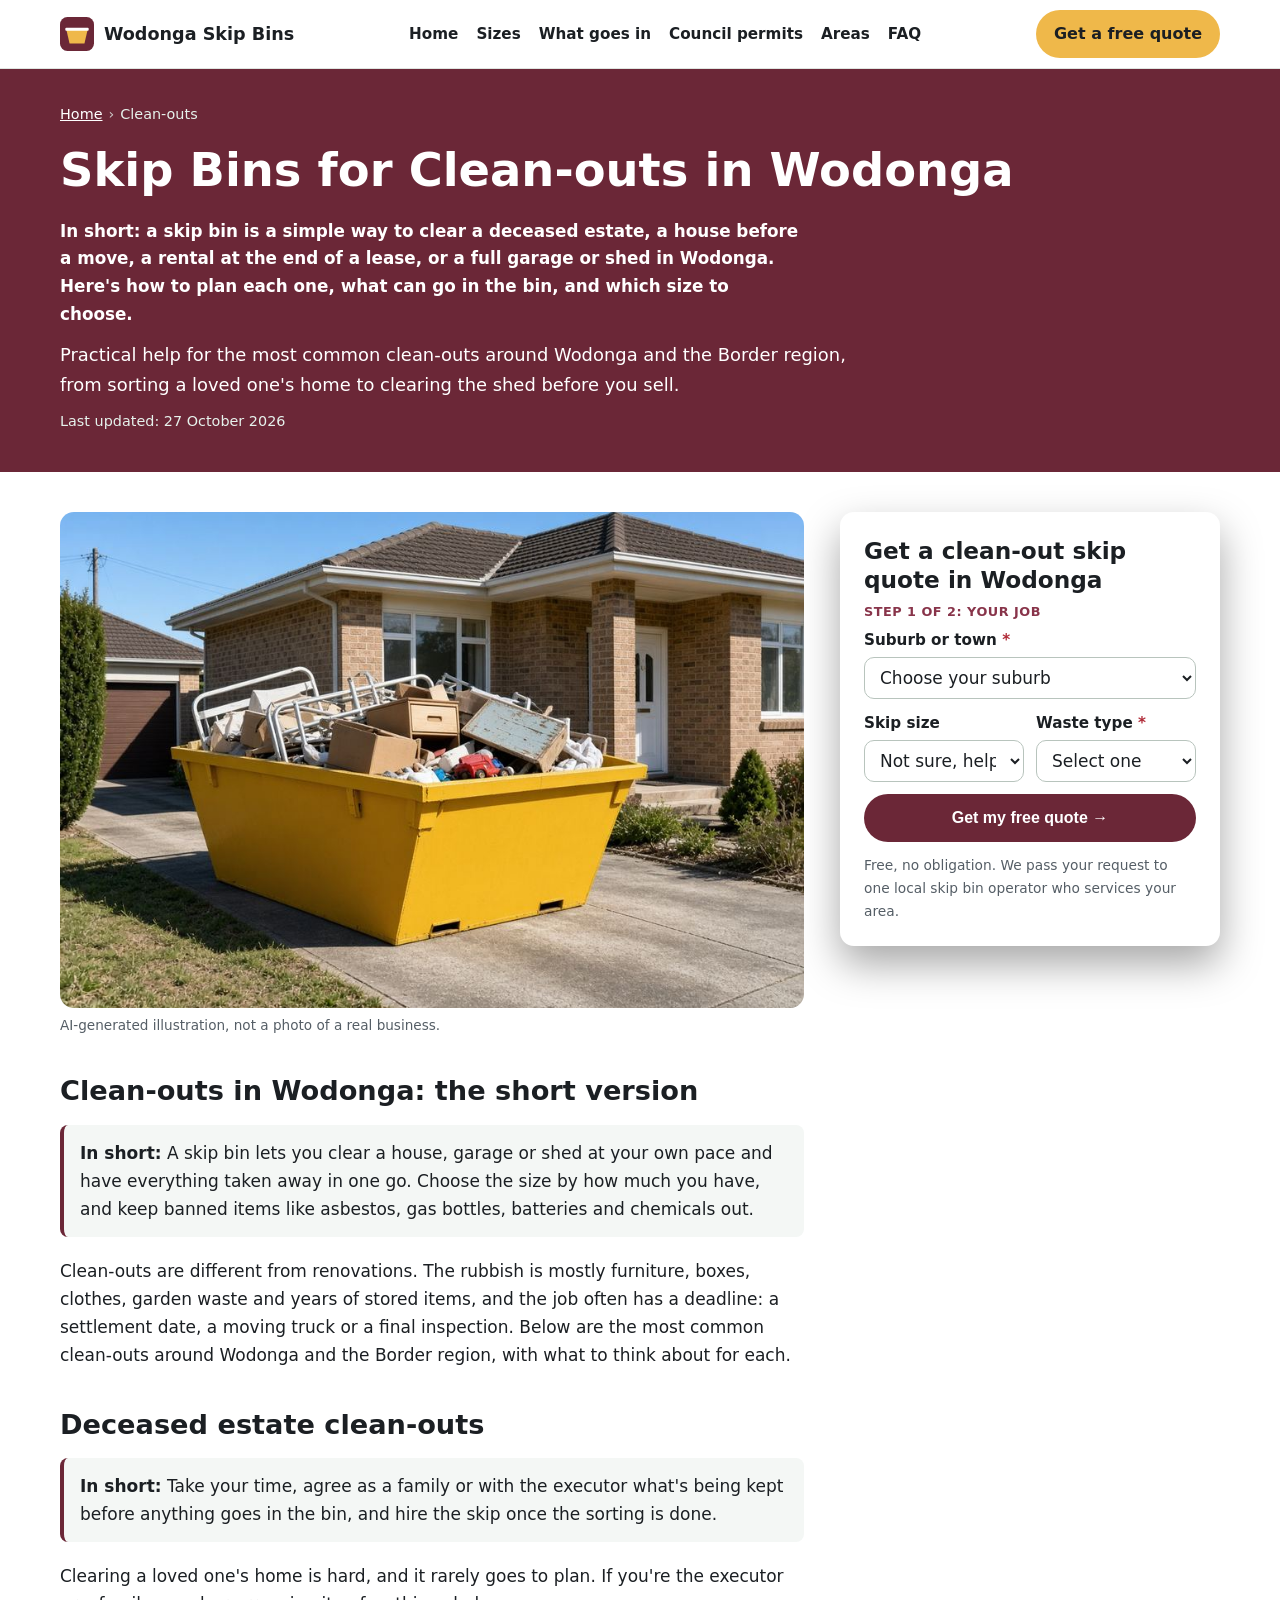
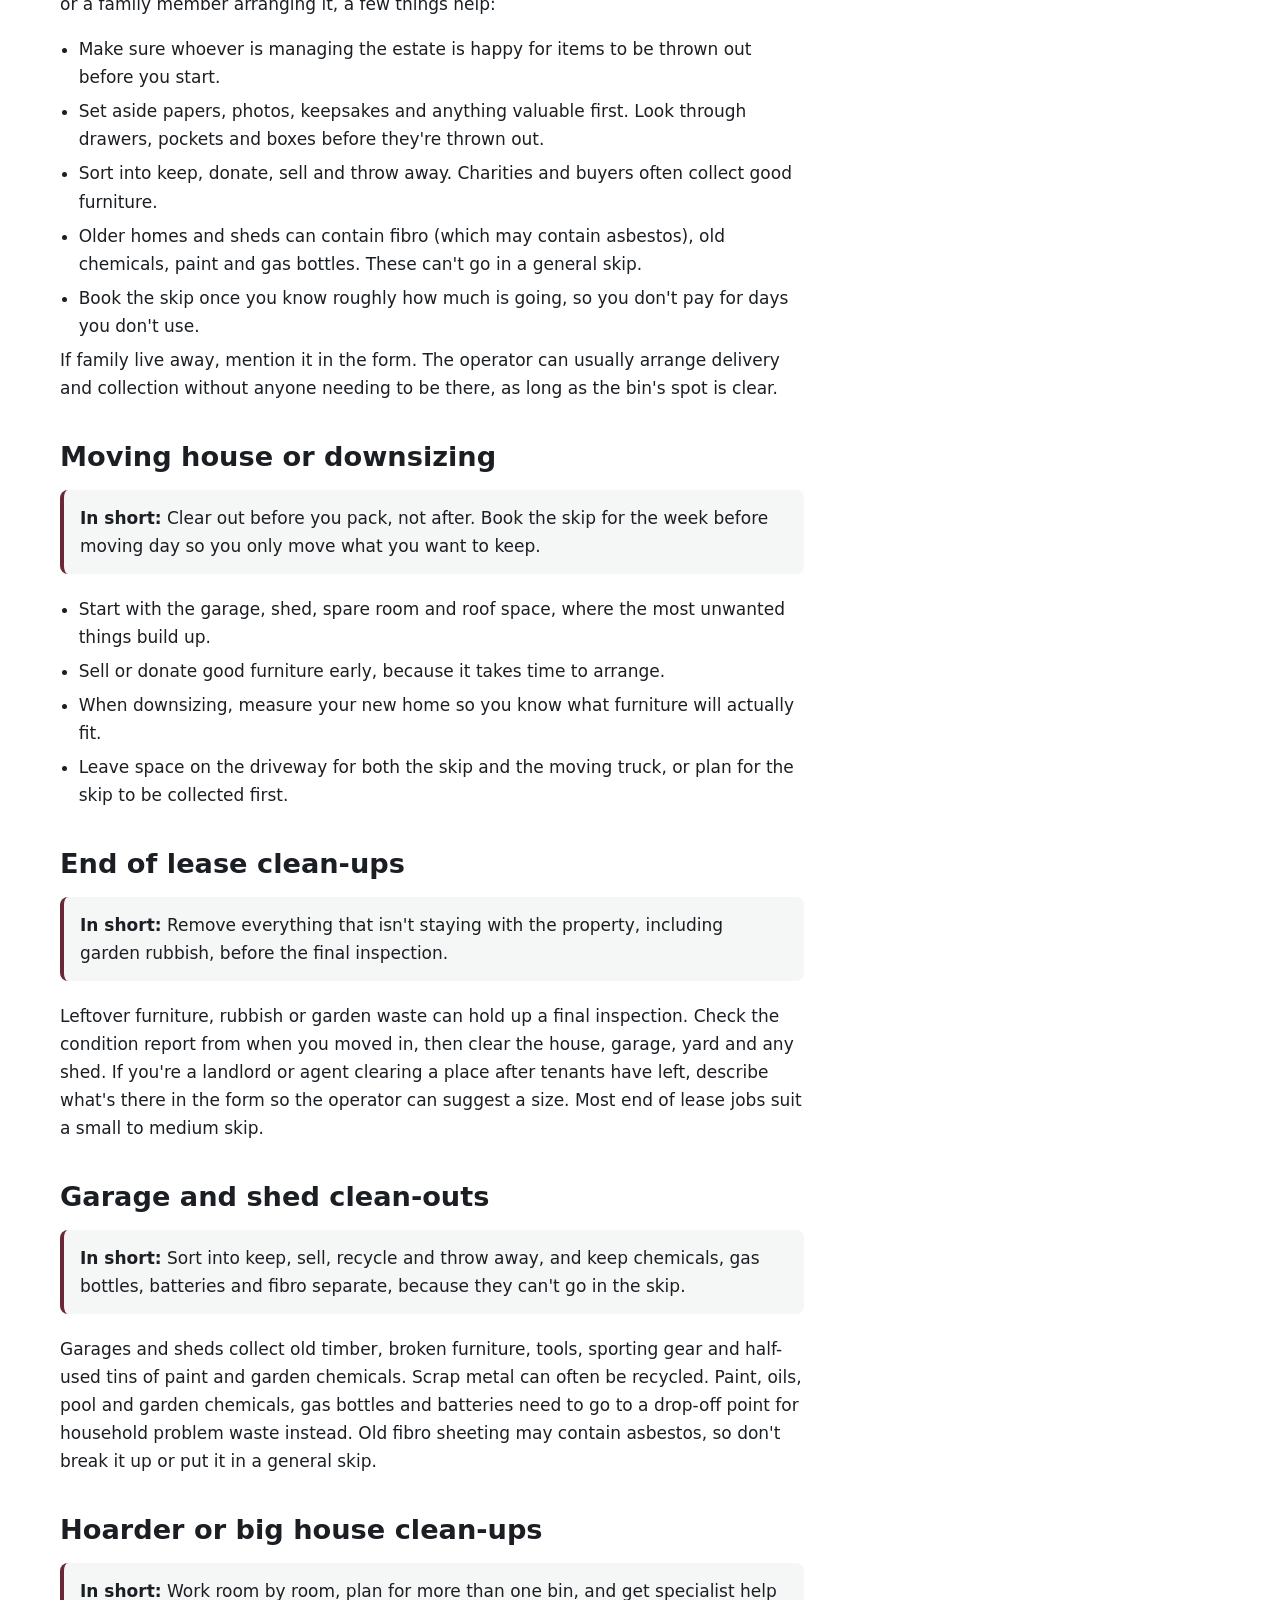
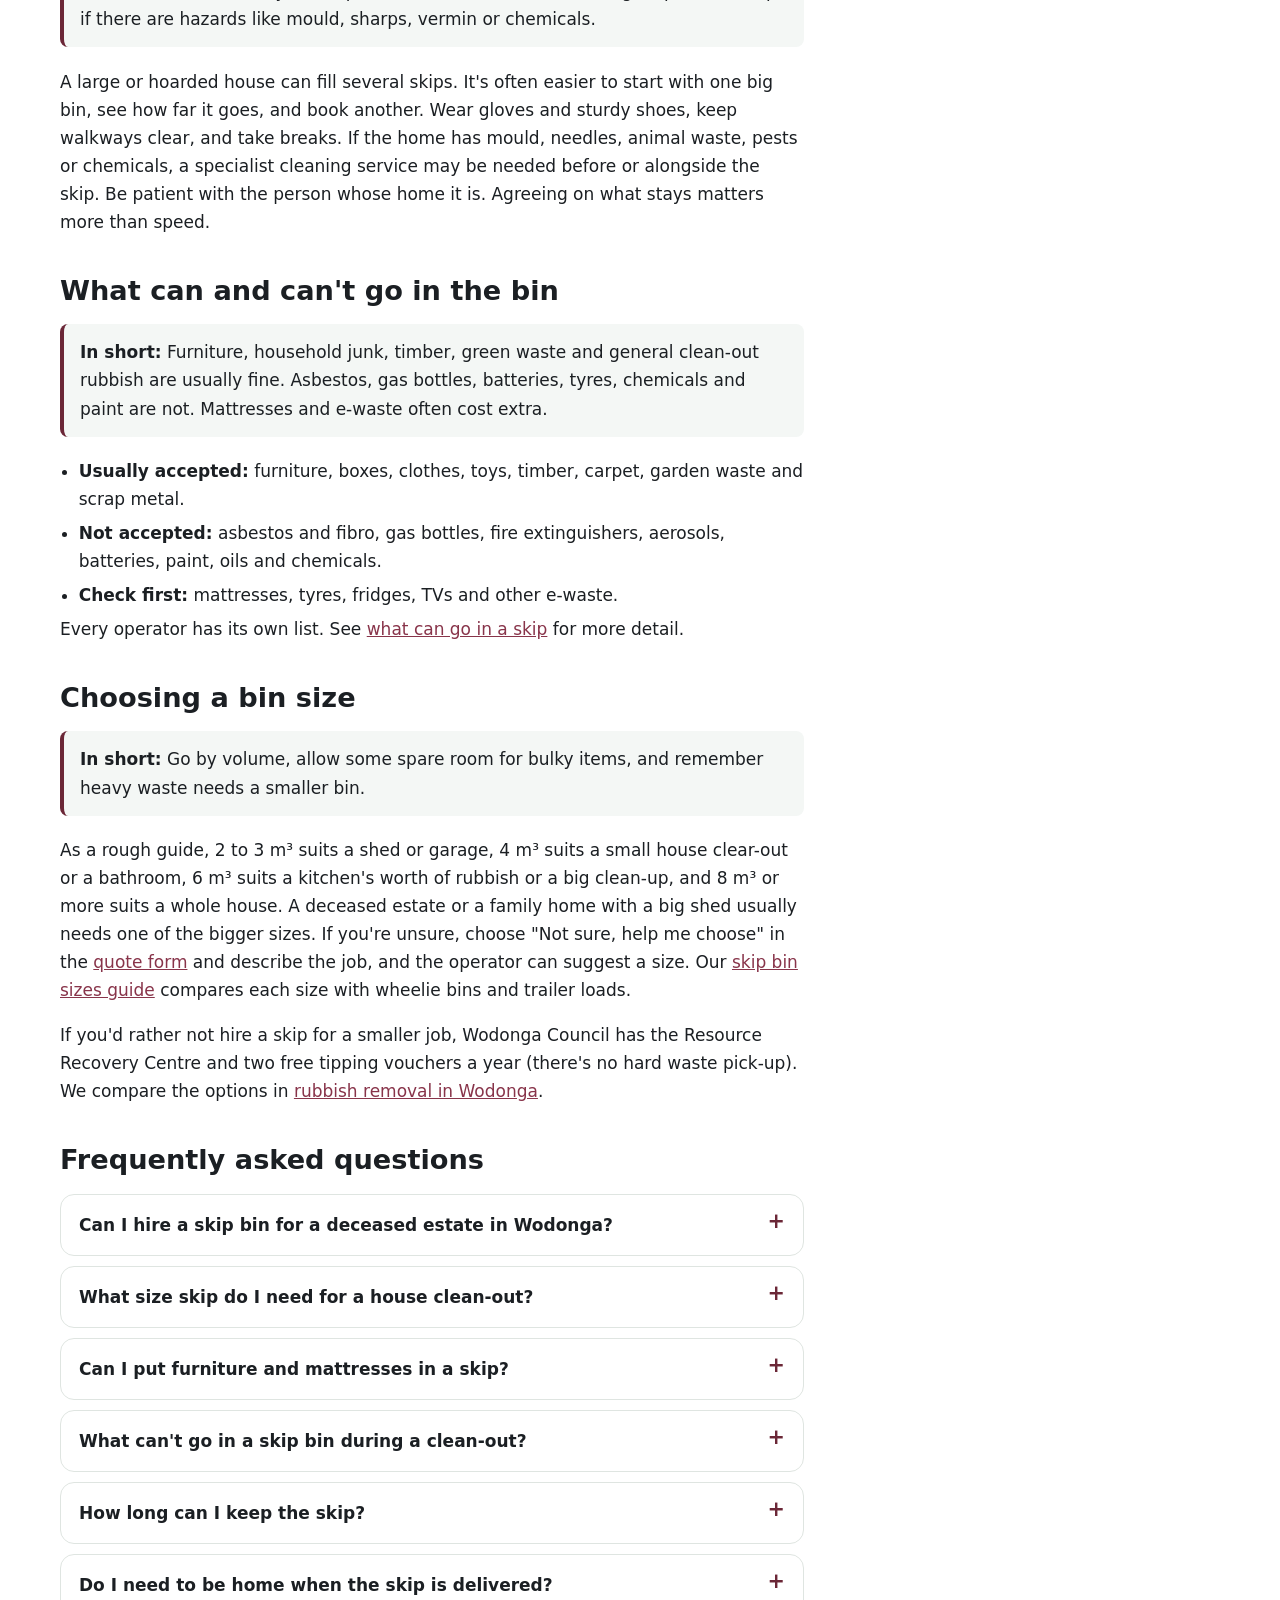
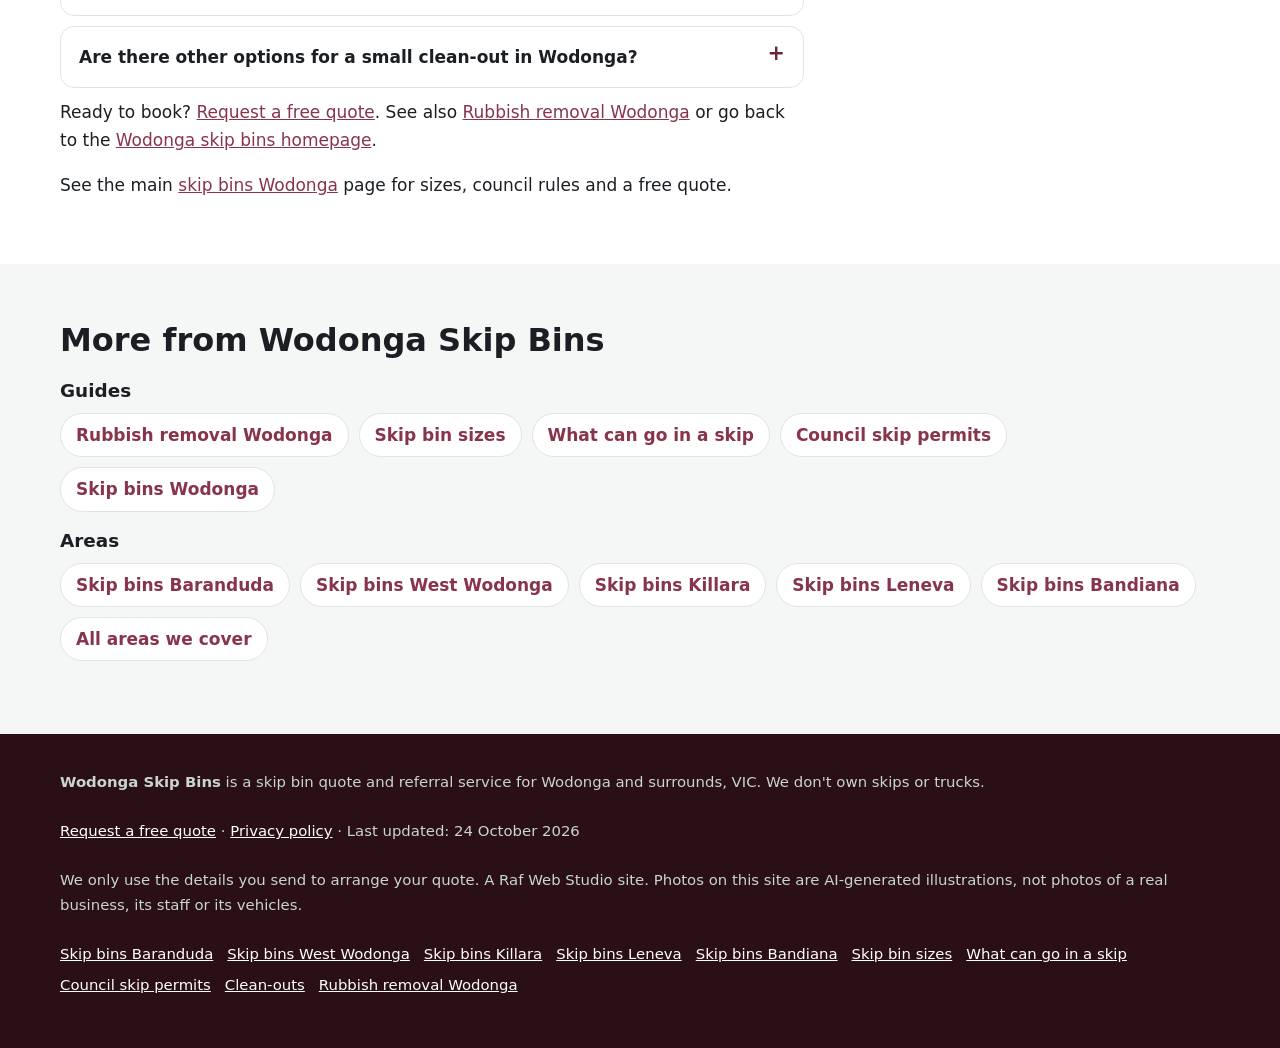
<file: clean-outs/index.html>
<!doctype html>
<html lang="en-AU">
<head>
<meta charset="utf-8">
<!-- Search Console verification meta tag goes here once the property is created -->
<meta name="viewport" content="width=device-width, initial-scale=1">
<title>Skip Bins for Clean-outs in Wodonga | Deceased Estates, Moving &amp; Garages</title>
<meta name="description" content="Skip bins for clean-outs in Wodonga: deceased estates, moving house, downsizing, end of lease, garages, sheds and big house clean-ups. Sizes, what goes in, and a free quote.">
<link rel="canonical" href="https://wodongaskipbins.com/clean-outs/">
<link rel="icon" href="/favicon.svg" type="image/svg+xml">
<meta name="theme-color" content="#6b2737">
<meta property="og:type" content="article">
<meta property="og:locale" content="en_AU">
<meta property="og:site_name" content="Wodonga Skip Bins">
<meta property="og:title" content="Skip Bins for Clean-outs in Wodonga | Deceased Estates, Moving &amp; Garages">
<meta property="og:description" content="Skip bins for clean-outs in Wodonga: deceased estates, moving house, downsizing, end of lease, garages, sheds and big house clean-ups. Sizes, what goes in, and a free quote.">
<meta property="og:url" content="https://wodongaskipbins.com/clean-outs/">
<meta property="og:image" content="https://wodongaskipbins.com/img/card-home.jpg">
<meta name="twitter:card" content="summary_large_image">
<script>document.documentElement.classList.add('js')</script>
<link rel="stylesheet" href="/styles.css">

<!-- Google tag (gtag.js) -->
<script async src="https://www.googletagmanager.com/gtag/js?id=G-WDCKTNWFEY"></script>
<script>
  window.dataLayer = window.dataLayer || [];
  function gtag(){dataLayer.push(arguments);}
  gtag('js', new Date());
  gtag('config', 'G-WDCKTNWFEY');
</script>

<script type="application/ld+json">
{
 "@context": "https://schema.org",
 "@type": "WebPage",
 "@id": "https://wodongaskipbins.com/clean-outs/#webpage",
 "url": "https://wodongaskipbins.com/clean-outs/",
 "name": "Skip Bins for Clean-outs in Wodonga | Deceased Estates, Moving & Garages",
 "description": "Skip bins for clean-outs in Wodonga: deceased estates, moving house, downsizing, end of lease, garages, sheds and big house clean-ups. Sizes, what goes in, and a free quote.",
 "inLanguage": "en-AU",
 "dateModified": "2026-10-27",
 "isPartOf": {
  "@id": "https://wodongaskipbins.com/#website"
 }
}
</script>
<script type="application/ld+json">
{
 "@context": "https://schema.org",
 "@type": "BreadcrumbList",
 "itemListElement": [
  {
   "@type": "ListItem",
   "position": 1,
   "name": "Home",
   "item": "https://wodongaskipbins.com/"
  },
  {
   "@type": "ListItem",
   "position": 2,
   "name": "Clean-outs",
   "item": "https://wodongaskipbins.com/clean-outs/"
  }
 ]
}
</script>
<script type="application/ld+json">
{
 "@context": "https://schema.org",
 "@type": "Service",
 "@id": "https://wodongaskipbins.com/clean-outs/#service",
 "name": "Skip bins for clean-outs in Wodonga",
 "serviceType": "Skip bin hire",
 "description": "Skip bins for clean-outs in Wodonga: deceased estates, moving house, downsizing, end of lease, garages, sheds and big house clean-ups. Sizes, what goes in, and a free quote.",
 "url": "https://wodongaskipbins.com/clean-outs/",
 "provider": {
  "@type": "Organization",
  "name": "Wodonga Skip Bins",
  "url": "https://wodongaskipbins.com/"
 },
 "areaServed": [
  {
   "@type": "Place",
   "name": "Wodonga, VIC"
  }
 ]
}
</script>
<script type="application/ld+json">
{
 "@context": "https://schema.org",
 "@type": "FAQPage",
 "mainEntity": [
  {
   "@type": "Question",
   "name": "Can I hire a skip bin for a deceased estate in Wodonga?",
   "acceptedAnswer": {
    "@type": "Answer",
    "text": "Yes. A skip is a common way to clear a deceased estate. Agree with the executor or family what's being kept before anything goes in, and tell the operator if no one will be at the property for delivery or collection."
   }
  },
  {
   "@type": "Question",
   "name": "What size skip do I need for a house clean-out?",
   "acceptedAnswer": {
    "@type": "Answer",
    "text": "As a rough guide, 2 to 3 m³ suits a shed or garage, 4 m³ suits a small house clear-out or a bathroom, 6 m³ suits a kitchen's worth of rubbish or a big clean-up, and 8 m³ or more suits a whole house. A deceased estate or a family home with a big shed usually needs one of the bigger sizes."
   }
  },
  {
   "@type": "Question",
   "name": "Can I put furniture and mattresses in a skip?",
   "acceptedAnswer": {
    "@type": "Answer",
    "text": "Furniture is usually fine. Many operators accept mattresses for an extra fee, and some don't take them. List them in the quote form so the operator can confirm."
   }
  },
  {
   "@type": "Question",
   "name": "What can't go in a skip bin during a clean-out?",
   "acceptedAnswer": {
    "@type": "Answer",
    "text": "Asbestos and fibro, gas bottles, fire extinguishers, aerosols, batteries, tyres, paint, oils and chemicals. Fridges, TVs and other e-waste may be refused or cost extra."
   }
  },
  {
   "@type": "Question",
   "name": "How long can I keep the skip?",
   "acceptedAnswer": {
    "@type": "Answer",
    "text": "Hire periods differ between operators. Most include a set number of days and charge for extra days. Tell the operator your dates when you request a quote."
   }
  },
  {
   "@type": "Question",
   "name": "Do I need to be home when the skip is delivered?",
   "acceptedAnswer": {
    "@type": "Answer",
    "text": "Usually not, as long as the spot for the bin is clear and the operator knows exactly where to put it. Add delivery notes in the form."
   }
  },
  {
   "@type": "Question",
   "name": "Are there other options for a small clean-out in Wodonga?",
   "acceptedAnswer": {
    "@type": "Answer",
    "text": "For a load or two, taking it to the Resource Recovery Centre on Kane Road yourself, using your two free tipping vouchers, may be enough. Council doesn't run a hard waste pick-up. Our rubbish removal guide compares the options."
   }
  }
 ]
}
</script>
</head>
<body>
<a class="skip-link" href="#main">Skip to content</a>

<header class="site-header">
  <div class="wrap">
    <a class="brand" href="/" aria-label="Wodonga Skip Bins home">
      <svg viewBox="0 0 64 64" aria-hidden="true"><rect width="64" height="64" rx="14" fill="#6b2737"/><path d="M12 24h40l-6 26H18z" fill="#efb84a"/><rect x="10" y="20" width="44" height="6" rx="2" fill="#fff"/></svg>
      Wodonga Skip Bins
    </a>
    <nav class="nav" aria-label="Main">
      <a href="/">Home</a>
      <a href="/skip-bin-sizes/">Sizes</a>
      <a href="/what-can-go-in-a-skip/">What goes in</a>
      <a href="/skip-bin-council-permit/">Council permits</a>
      <a href="/#areas">Areas</a>
      <a href="/#faq">FAQ</a>
    </nav>
    <a class="btn btn-call header-call" href="#quote">Get a free quote</a>
  </div>
</header>

<main id="main">
<section class="page-hero" aria-labelledby="h1">
  <div class="wrap">
    <nav class="crumbs" aria-label="Breadcrumb"><ol><li><a href="https://wodongaskipbins.com/">Home</a></li><li aria-current="page">Clean-outs</li></ol></nav>
    <h1 id="h1">Skip Bins for Clean-outs in Wodonga</h1>
    <p class="summary">In short: a skip bin is a simple way to clear a deceased estate, a house before a move, a rental at the end of a lease, or a full garage or shed in Wodonga. Here&#x27;s how to plan each one, what can go in the bin, and which size to choose.</p>
    <p class="lead">Practical help for the most common clean-outs around Wodonga and the Border region, from sorting a loved one&#x27;s home to clearing the shed before you sell.</p>
    <p class="updated">Last updated: 27 October 2026</p>
  </div>
</section>
<div class="wrap page-grid">
  <article class="page-body">
<figure><img src="/img/card-home.jpg" width="900" height="600" style="aspect-ratio:3/2;object-fit:cover" alt="Illustration of a yellow skip bin with old bed frames and toys during a house clean-out" decoding="async"><figcaption>AI-generated illustration, not a photo of a real business.</figcaption></figure>
<h2>Clean-outs in Wodonga: the short version</h2>
<p class="callout"><strong>In short:</strong> A skip bin lets you clear a house, garage or shed at your own pace and have everything taken away in one go. Choose the size by how much you have, and keep banned items like asbestos, gas bottles, batteries and chemicals out.</p><p>Clean-outs are different from renovations. The rubbish is mostly furniture, boxes, clothes, garden waste and years of stored items, and the job often has a deadline: a settlement date, a moving truck or a final inspection. Below are the most common clean-outs around Wodonga and the Border region, with what to think about for each.</p>
<h2>Deceased estate clean-outs</h2>
<p class="callout"><strong>In short:</strong> Take your time, agree as a family or with the executor what's being kept before anything goes in the bin, and hire the skip once the sorting is done.</p><p>Clearing a loved one's home is hard, and it rarely goes to plan. If you're the executor or a family member arranging it, a few things help:</p><ul class="clean"><li>Make sure whoever is managing the estate is happy for items to be thrown out before you start.</li><li>Set aside papers, photos, keepsakes and anything valuable first. Look through drawers, pockets and boxes before they're thrown out.</li><li>Sort into keep, donate, sell and throw away. Charities and buyers often collect good furniture.</li><li>Older homes and sheds can contain fibro (which may contain asbestos), old chemicals, paint and gas bottles. These can't go in a general skip.</li><li>Book the skip once you know roughly how much is going, so you don't pay for days you don't use.</li></ul><p>If family live away, mention it in the form. The operator can usually arrange delivery and collection without anyone needing to be there, as long as the bin's spot is clear.</p>
<h2>Moving house or downsizing</h2>
<p class="callout"><strong>In short:</strong> Clear out before you pack, not after. Book the skip for the week before moving day so you only move what you want to keep.</p><ul class="clean"><li>Start with the garage, shed, spare room and roof space, where the most unwanted things build up.</li><li>Sell or donate good furniture early, because it takes time to arrange.</li><li>When downsizing, measure your new home so you know what furniture will actually fit.</li><li>Leave space on the driveway for both the skip and the moving truck, or plan for the skip to be collected first.</li></ul>
<h2>End of lease clean-ups</h2>
<p class="callout"><strong>In short:</strong> Remove everything that isn't staying with the property, including garden rubbish, before the final inspection.</p><p>Leftover furniture, rubbish or garden waste can hold up a final inspection. Check the condition report from when you moved in, then clear the house, garage, yard and any shed. If you're a landlord or agent clearing a place after tenants have left, describe what's there in the form so the operator can suggest a size. Most end of lease jobs suit a small to medium skip.</p>
<h2>Garage and shed clean-outs</h2>
<p class="callout"><strong>In short:</strong> Sort into keep, sell, recycle and throw away, and keep chemicals, gas bottles, batteries and fibro separate, because they can't go in the skip.</p><p>Garages and sheds collect old timber, broken furniture, tools, sporting gear and half-used tins of paint and garden chemicals. Scrap metal can often be recycled. Paint, oils, pool and garden chemicals, gas bottles and batteries need to go to a drop-off point for household problem waste instead. Old fibro sheeting may contain asbestos, so don't break it up or put it in a general skip.</p>
<h2>Hoarder or big house clean-ups</h2>
<p class="callout"><strong>In short:</strong> Work room by room, plan for more than one bin, and get specialist help if there are hazards like mould, sharps, vermin or chemicals.</p><p>A large or hoarded house can fill several skips. It's often easier to start with one big bin, see how far it goes, and book another. Wear gloves and sturdy shoes, keep walkways clear, and take breaks. If the home has mould, needles, animal waste, pests or chemicals, a specialist cleaning service may be needed before or alongside the skip. Be patient with the person whose home it is. Agreeing on what stays matters more than speed.</p>
<h2>What can and can&#x27;t go in the bin</h2>
<p class="callout"><strong>In short:</strong> Furniture, household junk, timber, green waste and general clean-out rubbish are usually fine. Asbestos, gas bottles, batteries, tyres, chemicals and paint are not. Mattresses and e-waste often cost extra.</p><ul class="clean"><li><strong>Usually accepted:</strong> furniture, boxes, clothes, toys, timber, carpet, garden waste and scrap metal.</li><li><strong>Not accepted:</strong> asbestos and fibro, gas bottles, fire extinguishers, aerosols, batteries, paint, oils and chemicals.</li><li><strong>Check first:</strong> mattresses, tyres, fridges, TVs and other e-waste.</li></ul><p>Every operator has its own list. See <a href="/what-can-go-in-a-skip/">what can go in a skip</a> for more detail.</p>
<h2>Choosing a bin size</h2>
<p class="callout"><strong>In short:</strong> Go by volume, allow some spare room for bulky items, and remember heavy waste needs a smaller bin.</p><p>As a rough guide, 2 to 3 m³ suits a shed or garage, 4 m³ suits a small house clear-out or a bathroom, 6 m³ suits a kitchen's worth of rubbish or a big clean-up, and 8 m³ or more suits a whole house. A deceased estate or a family home with a big shed usually needs one of the bigger sizes. If you're unsure, choose "Not sure, help me choose" in the <a href="#quote">quote form</a> and describe the job, and the operator can suggest a size. Our <a href="/skip-bin-sizes/">skip bin sizes guide</a> compares each size with wheelie bins and trailer loads.</p><p>If you'd rather not hire a skip for a smaller job, Wodonga Council has the Resource Recovery Centre and two free tipping vouchers a year (there's no hard waste pick-up). We compare the options in <a href="/rubbish-removal-wodonga/">rubbish removal in Wodonga</a>.</p>
<h2 id="faq-h">Frequently asked questions</h2>
<details><summary>Can I hire a skip bin for a deceased estate in Wodonga?</summary><p>Yes. A skip is a common way to clear a deceased estate. Agree with the executor or family what&#x27;s being kept before anything goes in, and tell the operator if no one will be at the property for delivery or collection.</p></details><details><summary>What size skip do I need for a house clean-out?</summary><p>As a rough guide, 2 to 3 m³ suits a shed or garage, 4 m³ suits a small house clear-out or a bathroom, 6 m³ suits a kitchen&#x27;s worth of rubbish or a big clean-up, and 8 m³ or more suits a whole house. A deceased estate or a family home with a big shed usually needs one of the bigger sizes.</p></details><details><summary>Can I put furniture and mattresses in a skip?</summary><p>Furniture is usually fine. Many operators accept mattresses for an extra fee, and some don&#x27;t take them. List them in the quote form so the operator can confirm.</p></details><details><summary>What can&#x27;t go in a skip bin during a clean-out?</summary><p>Asbestos and fibro, gas bottles, fire extinguishers, aerosols, batteries, tyres, paint, oils and chemicals. Fridges, TVs and other e-waste may be refused or cost extra.</p></details><details><summary>How long can I keep the skip?</summary><p>Hire periods differ between operators. Most include a set number of days and charge for extra days. Tell the operator your dates when you request a quote.</p></details><details><summary>Do I need to be home when the skip is delivered?</summary><p>Usually not, as long as the spot for the bin is clear and the operator knows exactly where to put it. Add delivery notes in the form.</p></details><details><summary>Are there other options for a small clean-out in Wodonga?</summary><p>For a load or two, taking it to the Resource Recovery Centre on Kane Road yourself, using your two free tipping vouchers, may be enough. Council doesn&#x27;t run a hard waste pick-up. Our rubbish removal guide compares the options.</p></details>
<p>Ready to book? <a href="#quote">Request a free quote</a>. See also <a href="/rubbish-removal-wodonga/">Rubbish removal Wodonga</a> or go back to the <a href="/">Wodonga skip bins homepage</a>.</p>

<p class="home-link">See the main <a href="/">skip bins Wodonga</a> page for sizes, council rules and a free quote.</p>
  </article>
  <aside class="page-aside">
    <div class="hero-form-card" id="quote">
      <h2 id="quote-h">Get a clean-out skip quote in Wodonga</h2>
      <form class="quote-form two-step" id="quote-form" action="https://formsubmit.co/quotes@wodongaskipbins.com" method="post" novalidate>
        <input type="hidden" name="_subject" value="New quote request – wodongaskipbins.com">
        <input type="hidden" name="_captcha" value="true">
        <input type="hidden" name="_template" value="table">
        <input type="hidden" name="_next" value="https://wodongaskipbins.com/thanks.html">
        <input type="hidden" name="_autoresponse" value="Thanks for your skip bin request. We&#x27;ve received it and are passing it to a local operator, who&#x27;ll be in touch shortly with availability and a price.">
        <input type="text" name="_honey" style="display:none" tabindex="-1" autocomplete="off" aria-hidden="true">
        <input type="hidden" name="source" value="wodongaskipbins.com">
        <input type="hidden" name="page" value="/clean-outs/">
        <fieldset class="step step-1">
          <legend class="step-label">Step 1 of 2: your job</legend>
          <div class="full"><label for="suburb">Suburb or town <span class="req" aria-hidden="true">*</span></label>
            <select id="suburb" name="suburb" required><option value="">Choose your suburb</option><option>Wodonga</option><option>West Wodonga</option><option>Killara</option><option>Baranduda</option><option>Leneva</option><option>Bandiana</option><option>Bonegilla</option><option>Ebden</option><option>Huon Creek</option><option>Castle Creek</option><option>Barnawartha North</option><option value="Other">Other (tell us below)</option></select></div>
          <div class="full other-wrap"><label for="suburb_other">Other suburb or town</label><input id="suburb_other" name="suburb_other" type="text" autocomplete="address-level2"></div>
          <div><label for="size">Skip size</label>
            <select id="size" name="skip_size"><option value="Not sure">Not sure, help me choose</option><option>Skip bag (about 1 m³)</option><option>2 m³</option><option>3 m³</option><option>4 m³</option><option>6 m³</option><option>8 m³</option><option>9 m³</option><option>10–12 m³</option><option>Larger / hook-lift</option></select></div>
          <div><label for="waste">Waste type <span class="req" aria-hidden="true">*</span></label>
            <select id="waste" name="waste_type" required><option value="">Select one</option><option>General household</option><option>Green waste</option><option>Mixed renovation / building</option><option>Soil, concrete or bricks</option><option>Mixed, not sure</option><option>May contain asbestos</option></select></div>
          <div class="full js-only"><button class="btn btn-primary btn-block" type="button" id="to-step-2">Get my free quote →</button></div>
          <p class="microcopy full">Free, no obligation. We pass your request to one local skip bin operator who services your area.</p>
          <p class="form-error full" id="step1-error" role="alert" hidden>Please choose your suburb and waste type.</p>
        </fieldset>
        <fieldset class="step step-2" id="step-2">
          <legend class="step-label">Step 2 of 2: your details</legend>
          <div><label for="name">Name <span class="req" aria-hidden="true">*</span></label><input id="name" name="name" type="text" autocomplete="name" required></div>
          <div><label for="phone">Phone <span class="req" aria-hidden="true">*</span></label><input id="phone" name="phone" type="tel" autocomplete="tel" inputmode="tel" required></div>
          <div><label for="email">Email</label><input id="email" name="email" type="email" autocomplete="email"></div>
          <div><label for="date">Delivery date</label><input id="date" name="preferred_date" type="date"></div>
          <div class="full"><label for="message">Anything else?</label><textarea id="message" name="message" rows="2" placeholder="e.g. new build in Baranduda, acreage shed, skip on the nature strip, 7 days"></textarea></div>
          <p class="consent full">By sending this form you agree we can share your details with one local skip bin operator so they can quote for your job. See our <a href="/privacy.html">privacy policy</a>.</p>
          <div class="full step2-actions"><button class="btn btn-primary" type="submit">Send my quote request</button><button class="btn-link js-only" type="button" id="back-1">← Back</button></div>
        </fieldset>
      </form>
    </div>
  </aside>
</div>
<section class="alt" aria-labelledby="more-h">
  <div class="wrap">
    <h2 id="more-h">More from Wodonga Skip Bins</h2>
    <h3>Guides</h3>
    <ul class="link-list"><li><a href="/rubbish-removal-wodonga/">Rubbish removal Wodonga</a></li><li><a href="/skip-bin-sizes/">Skip bin sizes</a></li><li><a href="/what-can-go-in-a-skip/">What can go in a skip</a></li><li><a href="/skip-bin-council-permit/">Council skip permits</a></li><li><a href="/">Skip bins Wodonga</a></li></ul>
    <h3>Areas</h3>
    <ul class="link-list"><li><a href="/skip-bins-baranduda/">Skip bins Baranduda</a></li><li><a href="/skip-bins-west-wodonga/">Skip bins West Wodonga</a></li><li><a href="/skip-bins-killara/">Skip bins Killara</a></li><li><a href="/skip-bins-leneva/">Skip bins Leneva</a></li><li><a href="/skip-bins-bandiana/">Skip bins Bandiana</a></li><li><a href="/#areas">All areas we cover</a></li></ul>
  </div>
</section>
</main>

<footer class="site-footer">
  <div class="wrap">
    <p><strong>Wodonga Skip Bins</strong> is a skip bin quote and referral service for Wodonga and surrounds, VIC. We don't own skips or trucks.</p>
    <p><a href="#quote">Request a free quote</a> · <a href="/privacy.html">Privacy policy</a> · Last updated: 24 October 2026</p>
    <p>We only use the details you send to arrange your quote. A Raf Web Studio site. Photos on this site are AI-generated illustrations, not photos of a real business, its staff or its vehicles.</p>
    <p class="footer-links"><a href="/skip-bins-baranduda/">Skip bins Baranduda</a> <a href="/skip-bins-west-wodonga/">Skip bins West Wodonga</a> <a href="/skip-bins-killara/">Skip bins Killara</a> <a href="/skip-bins-leneva/">Skip bins Leneva</a> <a href="/skip-bins-bandiana/">Skip bins Bandiana</a> <a href="/skip-bin-sizes/">Skip bin sizes</a> <a href="/what-can-go-in-a-skip/">What can go in a skip</a> <a href="/skip-bin-council-permit/">Council skip permits</a> <a href="/clean-outs/">Clean-outs</a> <a href="/rubbish-removal-wodonga/">Rubbish removal Wodonga</a></p>
  </div>
</footer>

<div class="mobile-call" aria-label="Quick contact">
  <a class="btn btn-call" href="#quote">Get a free quote</a>
</div>
<script src="/form.js" defer></script>
</body>
</html>
</file>
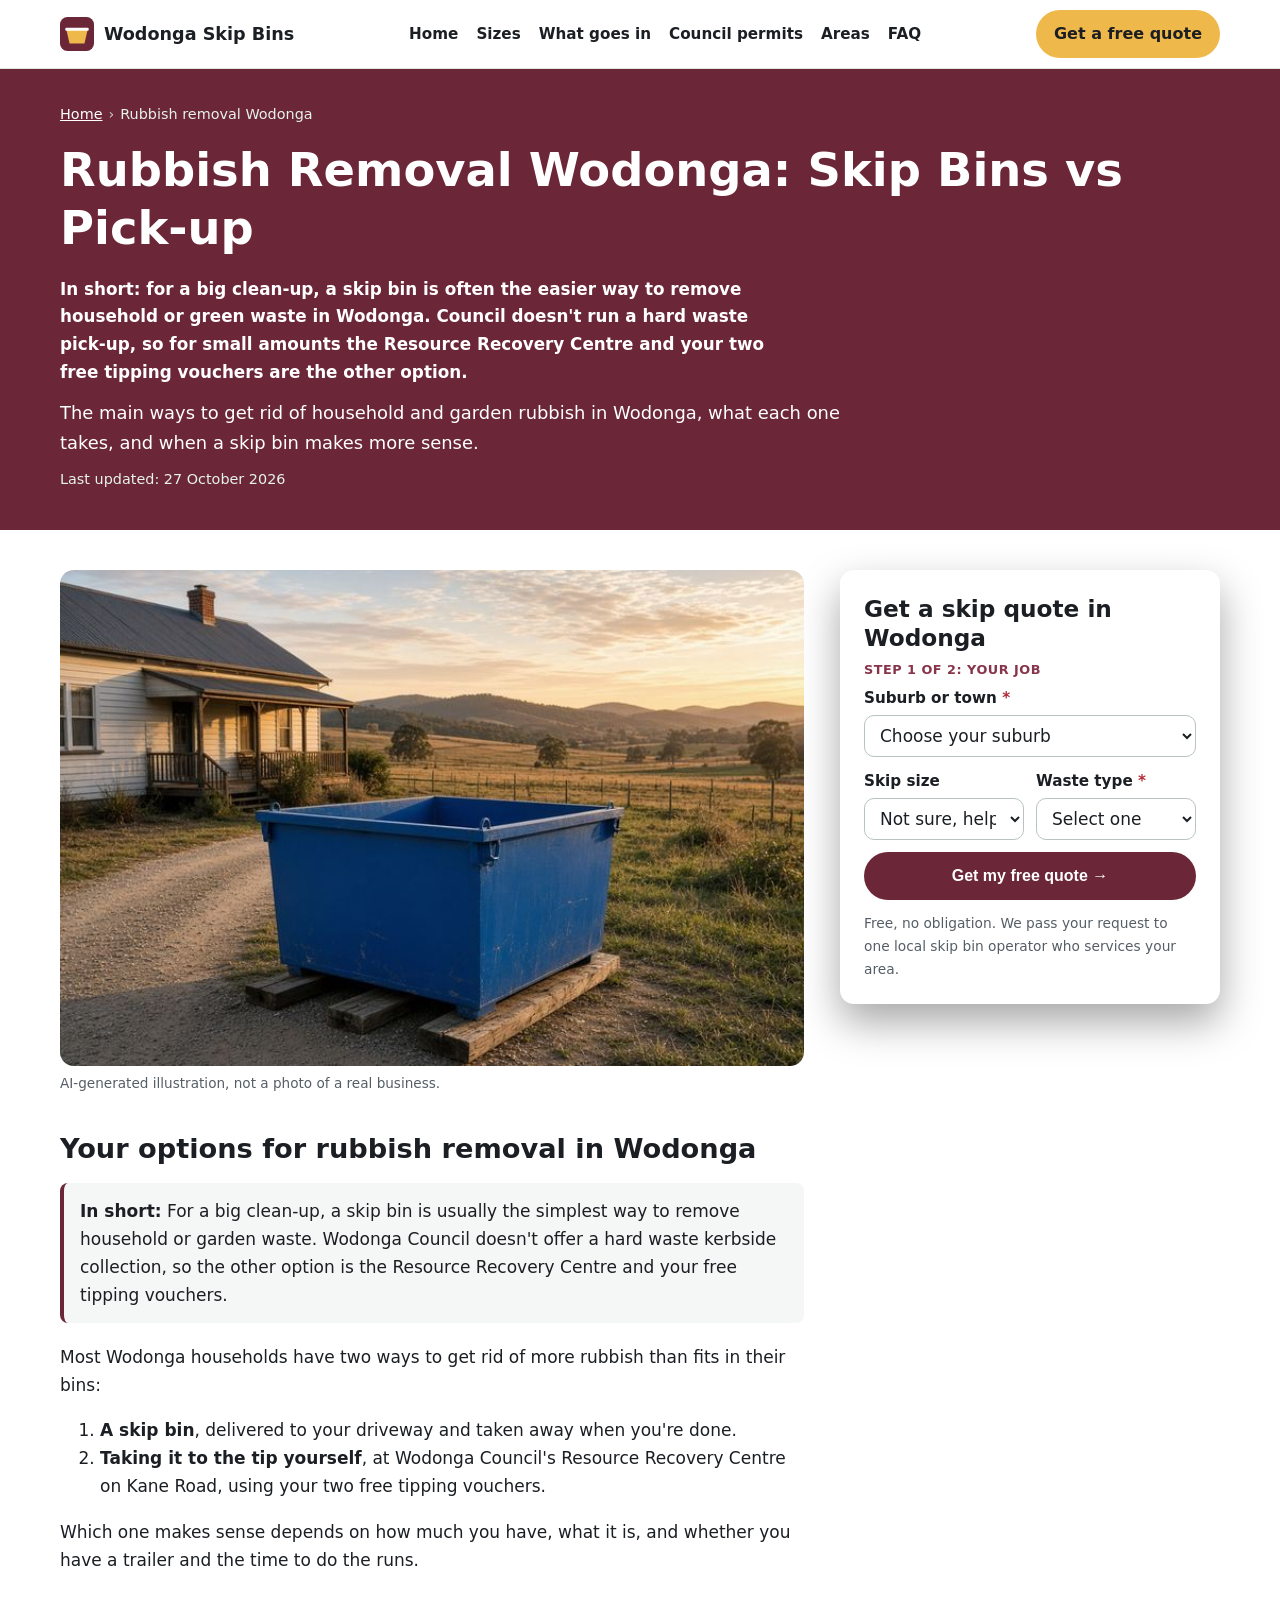
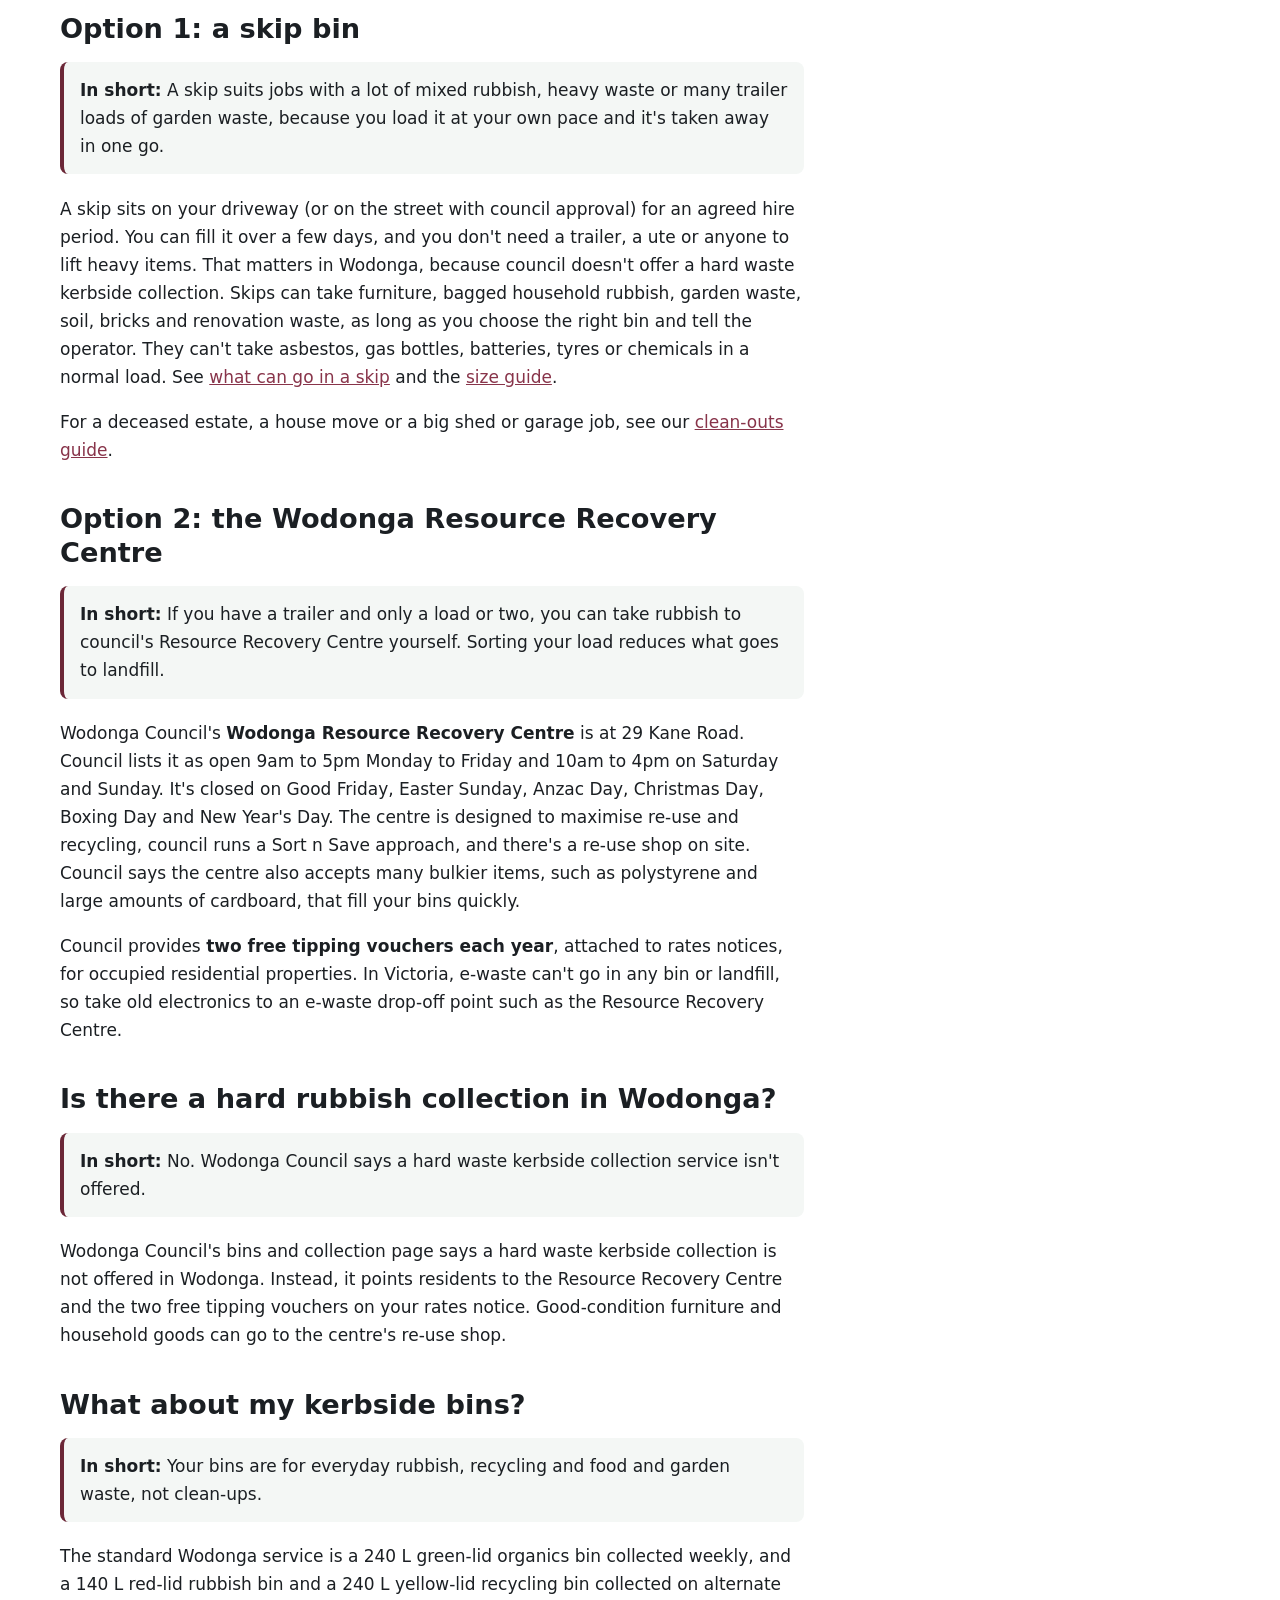
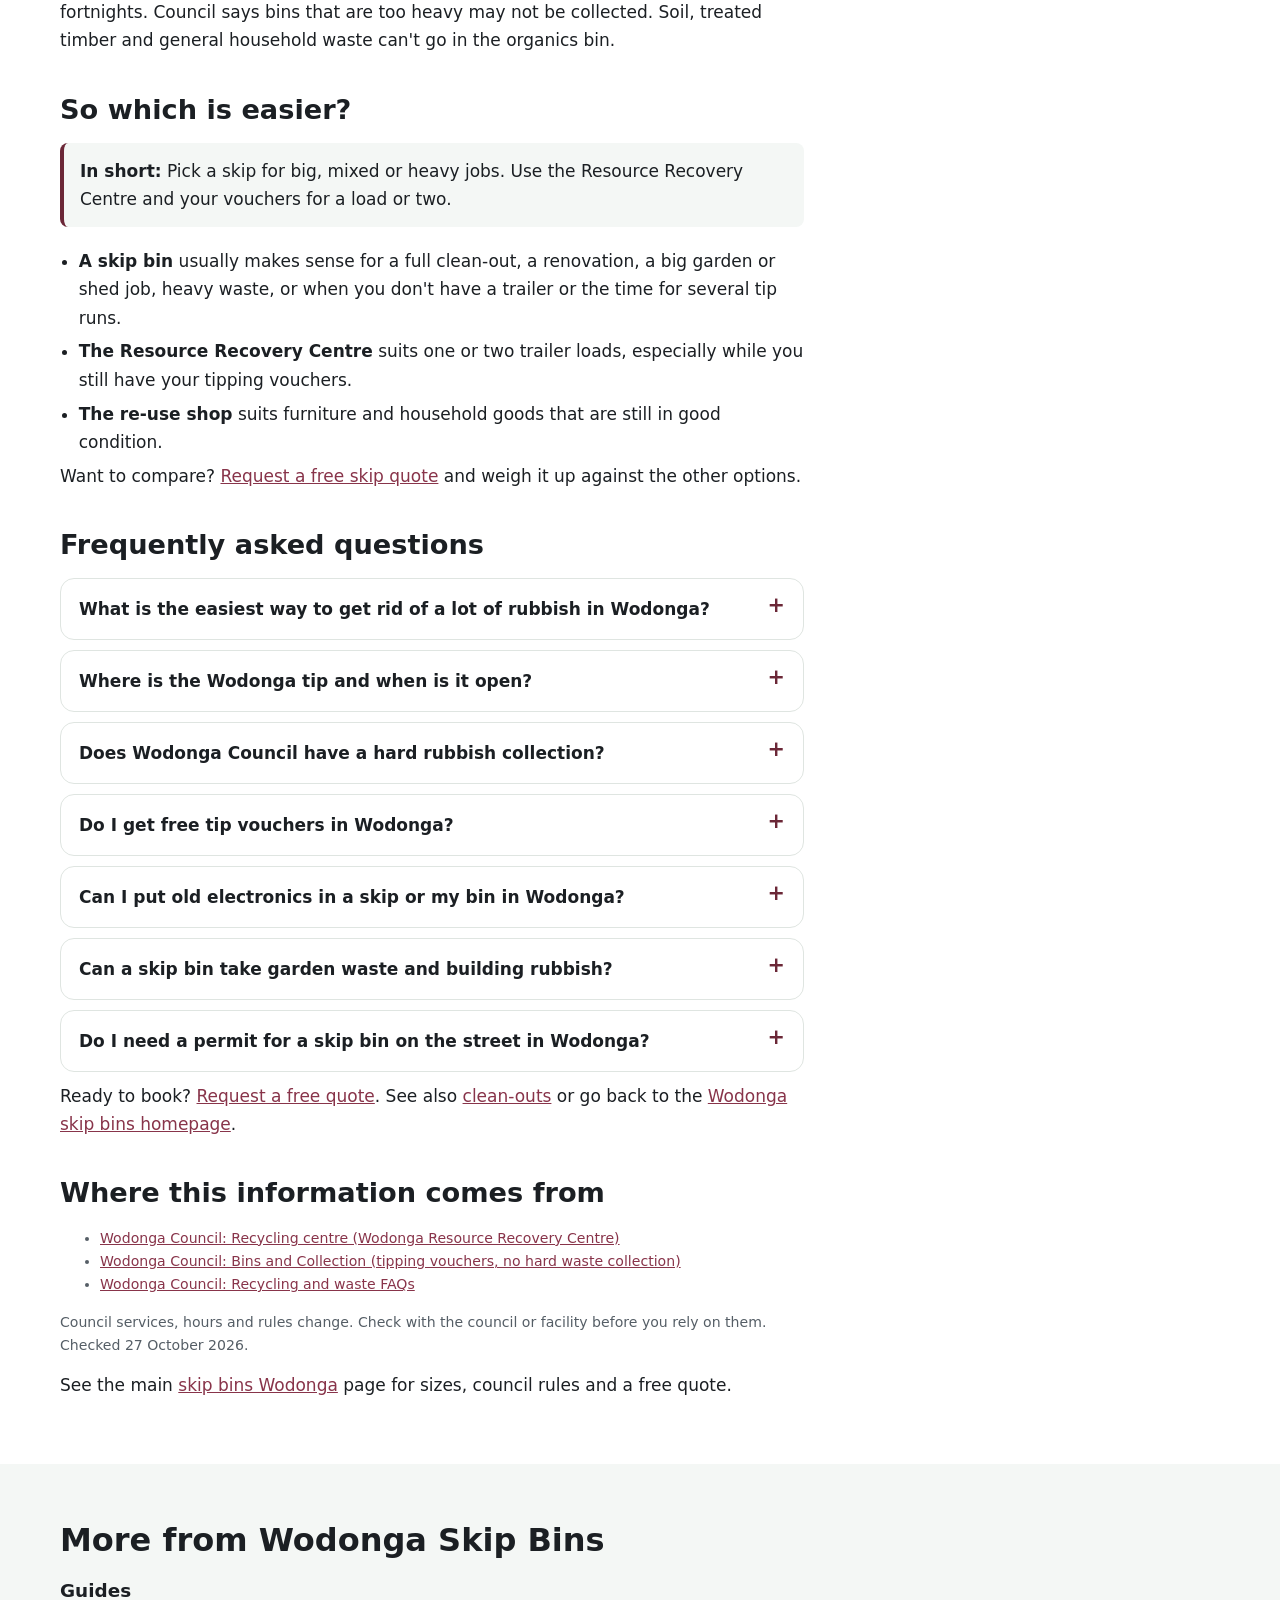
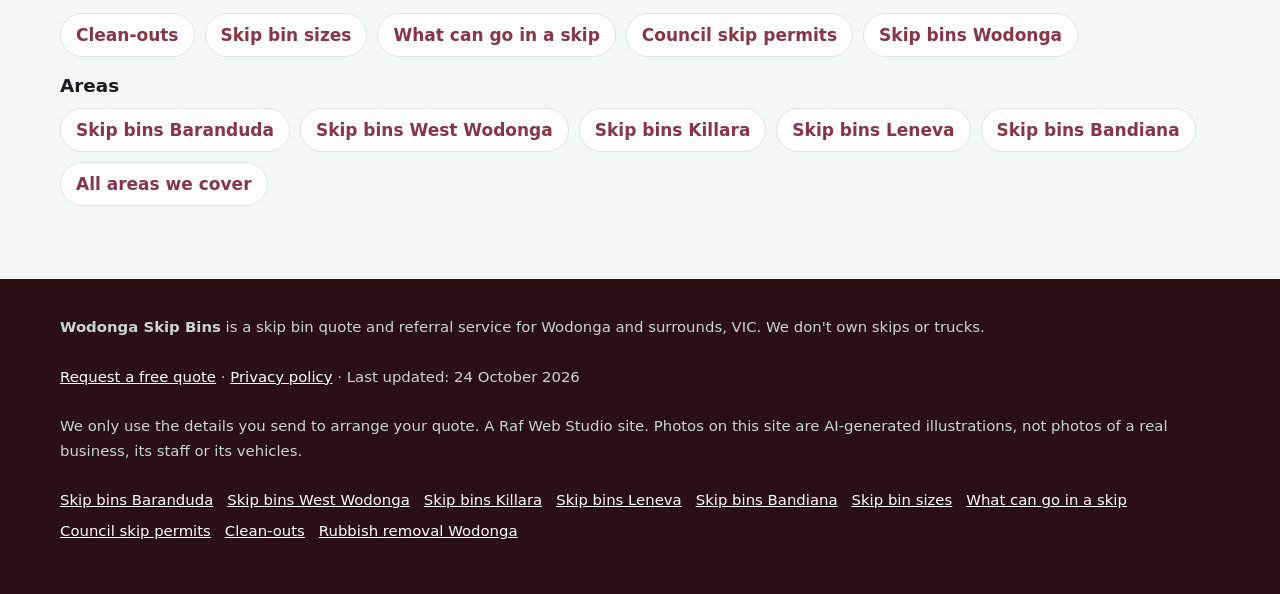
<file: rubbish-removal-wodonga/index.html>
<!doctype html>
<html lang="en-AU">
<head>
<meta charset="utf-8">
<!-- Search Console verification meta tag goes here once the property is created -->
<meta name="viewport" content="width=device-width, initial-scale=1">
<title>Rubbish Removal Wodonga: Skip Bins vs Pick-up</title>
<meta name="description" content="Rubbish removal in Wodonga: compare a skip bin with Wodonga Council&#x27;s Resource Recovery Centre and free tipping vouchers, and why there&#x27;s no hard waste pick-up. Free skip quote.">
<link rel="canonical" href="https://wodongaskipbins.com/rubbish-removal-wodonga/">
<link rel="icon" href="/favicon.svg" type="image/svg+xml">
<meta name="theme-color" content="#6b2737">
<meta property="og:type" content="article">
<meta property="og:locale" content="en_AU">
<meta property="og:site_name" content="Wodonga Skip Bins">
<meta property="og:title" content="Rubbish Removal Wodonga: Skip Bins vs Pick-up">
<meta property="og:description" content="Rubbish removal in Wodonga: compare a skip bin with Wodonga Council&#x27;s Resource Recovery Centre and free tipping vouchers, and why there&#x27;s no hard waste pick-up. Free skip quote.">
<meta property="og:url" content="https://wodongaskipbins.com/rubbish-removal-wodonga/">
<meta property="og:image" content="https://wodongaskipbins.com/img/step3.jpg">
<meta name="twitter:card" content="summary_large_image">
<script>document.documentElement.classList.add('js')</script>
<link rel="stylesheet" href="/styles.css">

<!-- Google tag (gtag.js) -->
<script async src="https://www.googletagmanager.com/gtag/js?id=G-WDCKTNWFEY"></script>
<script>
  window.dataLayer = window.dataLayer || [];
  function gtag(){dataLayer.push(arguments);}
  gtag('js', new Date());
  gtag('config', 'G-WDCKTNWFEY');
</script>

<script type="application/ld+json">
{
 "@context": "https://schema.org",
 "@type": "WebPage",
 "@id": "https://wodongaskipbins.com/rubbish-removal-wodonga/#webpage",
 "url": "https://wodongaskipbins.com/rubbish-removal-wodonga/",
 "name": "Rubbish Removal Wodonga: Skip Bins vs Pick-up",
 "description": "Rubbish removal in Wodonga: compare a skip bin with Wodonga Council's Resource Recovery Centre and free tipping vouchers, and why there's no hard waste pick-up. Free skip quote.",
 "inLanguage": "en-AU",
 "dateModified": "2026-10-27",
 "isPartOf": {
  "@id": "https://wodongaskipbins.com/#website"
 }
}
</script>
<script type="application/ld+json">
{
 "@context": "https://schema.org",
 "@type": "BreadcrumbList",
 "itemListElement": [
  {
   "@type": "ListItem",
   "position": 1,
   "name": "Home",
   "item": "https://wodongaskipbins.com/"
  },
  {
   "@type": "ListItem",
   "position": 2,
   "name": "Rubbish removal Wodonga",
   "item": "https://wodongaskipbins.com/rubbish-removal-wodonga/"
  }
 ]
}
</script>
<script type="application/ld+json">
{
 "@context": "https://schema.org",
 "@type": "Service",
 "@id": "https://wodongaskipbins.com/rubbish-removal-wodonga/#service",
 "name": "Rubbish removal skip bin quotes in Wodonga",
 "serviceType": "Skip bin hire",
 "description": "Rubbish removal in Wodonga: compare a skip bin with Wodonga Council's Resource Recovery Centre and free tipping vouchers, and why there's no hard waste pick-up. Free skip quote.",
 "url": "https://wodongaskipbins.com/rubbish-removal-wodonga/",
 "provider": {
  "@type": "Organization",
  "name": "Wodonga Skip Bins",
  "url": "https://wodongaskipbins.com/"
 },
 "areaServed": [
  {
   "@type": "Place",
   "name": "Wodonga, VIC"
  }
 ]
}
</script>
<script type="application/ld+json">
{
 "@context": "https://schema.org",
 "@type": "FAQPage",
 "mainEntity": [
  {
   "@type": "Question",
   "name": "What is the easiest way to get rid of a lot of rubbish in Wodonga?",
   "acceptedAnswer": {
    "@type": "Answer",
    "text": "It depends on how much you have and what it is. For one or two loads, a trailer run to the Resource Recovery Centre on Kane Road, using your free tipping vouchers, may be enough. For a big clean-out, heavy waste or many loads, a skip bin is often the easier option, because you load it at your own pace and it's taken away in one trip."
   }
  },
  {
   "@type": "Question",
   "name": "Where is the Wodonga tip and when is it open?",
   "acceptedAnswer": {
    "@type": "Answer",
    "text": "Wodonga Council's Resource Recovery Centre is at 29 Kane Road. Council lists it as open 9am to 5pm on weekdays and 10am to 4pm on weekends. It's closed on Good Friday, Easter Sunday, Anzac Day, Christmas Day, Boxing Day and New Year's Day."
   }
  },
  {
   "@type": "Question",
   "name": "Does Wodonga Council have a hard rubbish collection?",
   "acceptedAnswer": {
    "@type": "Answer",
    "text": "No. Council says a hard waste kerbside collection service isn't offered in Wodonga. Bulky items can go to the Resource Recovery Centre."
   }
  },
  {
   "@type": "Question",
   "name": "Do I get free tip vouchers in Wodonga?",
   "acceptedAnswer": {
    "@type": "Answer",
    "text": "Yes. Council provides two free tipping vouchers each year, attached to rates notices, for occupied residential properties."
   }
  },
  {
   "@type": "Question",
   "name": "Can I put old electronics in a skip or my bin in Wodonga?",
   "acceptedAnswer": {
    "@type": "Answer",
    "text": "No. Since 1 July 2019, e-waste can't go in any bin or landfill in Victoria. Take it to an e-waste drop-off point such as the Resource Recovery Centre."
   }
  },
  {
   "@type": "Question",
   "name": "Can a skip bin take garden waste and building rubbish?",
   "acceptedAnswer": {
    "@type": "Answer",
    "text": "Usually, yes, which is one reason people choose a skip. Heavy waste such as soil, concrete and bricks normally needs a smaller bin with a weight limit, and asbestos can never go in a general skip. Tell the operator what you have when you request a quote."
   }
  },
  {
   "@type": "Question",
   "name": "Do I need a permit for a skip bin on the street in Wodonga?",
   "acceptedAnswer": {
    "@type": "Answer",
    "text": "A skip wholly on your own property generally doesn't need council approval. A skip on the road, footpath or verge usually needs approval from Wodonga Council. See our council skip permits guide for details."
   }
  }
 ]
}
</script>
</head>
<body>
<a class="skip-link" href="#main">Skip to content</a>

<header class="site-header">
  <div class="wrap">
    <a class="brand" href="/" aria-label="Wodonga Skip Bins home">
      <svg viewBox="0 0 64 64" aria-hidden="true"><rect width="64" height="64" rx="14" fill="#6b2737"/><path d="M12 24h40l-6 26H18z" fill="#efb84a"/><rect x="10" y="20" width="44" height="6" rx="2" fill="#fff"/></svg>
      Wodonga Skip Bins
    </a>
    <nav class="nav" aria-label="Main">
      <a href="/">Home</a>
      <a href="/skip-bin-sizes/">Sizes</a>
      <a href="/what-can-go-in-a-skip/">What goes in</a>
      <a href="/skip-bin-council-permit/">Council permits</a>
      <a href="/#areas">Areas</a>
      <a href="/#faq">FAQ</a>
    </nav>
    <a class="btn btn-call header-call" href="#quote">Get a free quote</a>
  </div>
</header>

<main id="main">
<section class="page-hero" aria-labelledby="h1">
  <div class="wrap">
    <nav class="crumbs" aria-label="Breadcrumb"><ol><li><a href="https://wodongaskipbins.com/">Home</a></li><li aria-current="page">Rubbish removal Wodonga</li></ol></nav>
    <h1 id="h1">Rubbish Removal Wodonga: Skip Bins vs Pick-up</h1>
    <p class="summary">In short: for a big clean-up, a skip bin is often the easier way to remove household or green waste in Wodonga. Council doesn&#x27;t run a hard waste pick-up, so for small amounts the Resource Recovery Centre and your two free tipping vouchers are the other option.</p>
    <p class="lead">The main ways to get rid of household and garden rubbish in Wodonga, what each one takes, and when a skip bin makes more sense.</p>
    <p class="updated">Last updated: 27 October 2026</p>
  </div>
</section>
<div class="wrap page-grid">
  <article class="page-body">
<figure><img src="/img/step3.jpg" width="900" height="600" style="aspect-ratio:3/2;object-fit:cover" alt="Illustration of a blue skip bin on timber planks beside a weatherboard house on acreage" decoding="async"><figcaption>AI-generated illustration, not a photo of a real business.</figcaption></figure>
<h2>Your options for rubbish removal in Wodonga</h2>
<p class="callout"><strong>In short:</strong> For a big clean-up, a skip bin is usually the simplest way to remove household or garden waste. Wodonga Council doesn't offer a hard waste kerbside collection, so the other option is the Resource Recovery Centre and your free tipping vouchers.</p><p>Most Wodonga households have two ways to get rid of more rubbish than fits in their bins:</p><ol><li><strong>A skip bin</strong>, delivered to your driveway and taken away when you're done.</li><li><strong>Taking it to the tip yourself</strong>, at Wodonga Council's Resource Recovery Centre on Kane Road, using your two free tipping vouchers.</li></ol><p>Which one makes sense depends on how much you have, what it is, and whether you have a trailer and the time to do the runs.</p>
<h2>Option 1: a skip bin</h2>
<p class="callout"><strong>In short:</strong> A skip suits jobs with a lot of mixed rubbish, heavy waste or many trailer loads of garden waste, because you load it at your own pace and it's taken away in one go.</p><p>A skip sits on your driveway (or on the street with council approval) for an agreed hire period. You can fill it over a few days, and you don't need a trailer, a ute or anyone to lift heavy items. That matters in Wodonga, because council doesn't offer a hard waste kerbside collection. Skips can take furniture, bagged household rubbish, garden waste, soil, bricks and renovation waste, as long as you choose the right bin and tell the operator. They can't take asbestos, gas bottles, batteries, tyres or chemicals in a normal load. See <a href="/what-can-go-in-a-skip/">what can go in a skip</a> and the <a href="/skip-bin-sizes/">size guide</a>.</p><p>For a deceased estate, a house move or a big shed or garage job, see our <a href="/clean-outs/">clean-outs guide</a>.</p>
<h2>Option 2: the Wodonga Resource Recovery Centre</h2>
<p class="callout"><strong>In short:</strong> If you have a trailer and only a load or two, you can take rubbish to council's Resource Recovery Centre yourself. Sorting your load reduces what goes to landfill.</p><p>Wodonga Council's <strong>Wodonga Resource Recovery Centre</strong> is at 29 Kane Road. Council lists it as open 9am to 5pm Monday to Friday and 10am to 4pm on Saturday and Sunday. It's closed on Good Friday, Easter Sunday, Anzac Day, Christmas Day, Boxing Day and New Year's Day. The centre is designed to maximise re-use and recycling, council runs a Sort n Save approach, and there's a re-use shop on site. Council says the centre also accepts many bulkier items, such as polystyrene and large amounts of cardboard, that fill your bins quickly.</p><p>Council provides <strong>two free tipping vouchers each year</strong>, attached to rates notices, for occupied residential properties. In Victoria, e-waste can't go in any bin or landfill, so take old electronics to an e-waste drop-off point such as the Resource Recovery Centre.</p>
<h2>Is there a hard rubbish collection in Wodonga?</h2>
<p class="callout"><strong>In short:</strong> No. Wodonga Council says a hard waste kerbside collection service isn't offered.</p><p>Wodonga Council's bins and collection page says a hard waste kerbside collection is not offered in Wodonga. Instead, it points residents to the Resource Recovery Centre and the two free tipping vouchers on your rates notice. Good-condition furniture and household goods can go to the centre's re-use shop.</p>
<h2>What about my kerbside bins?</h2>
<p class="callout"><strong>In short:</strong> Your bins are for everyday rubbish, recycling and food and garden waste, not clean-ups.</p><p>The standard Wodonga service is a 240 L green-lid organics bin collected weekly, and a 140 L red-lid rubbish bin and a 240 L yellow-lid recycling bin collected on alternate fortnights. Council says bins that are too heavy may not be collected. Soil, treated timber and general household waste can't go in the organics bin.</p>
<h2>So which is easier?</h2>
<p class="callout"><strong>In short:</strong> Pick a skip for big, mixed or heavy jobs. Use the Resource Recovery Centre and your vouchers for a load or two.</p><ul class="clean"><li><strong>A skip bin</strong> usually makes sense for a full clean-out, a renovation, a big garden or shed job, heavy waste, or when you don't have a trailer or the time for several tip runs.</li><li><strong>The Resource Recovery Centre</strong> suits one or two trailer loads, especially while you still have your tipping vouchers.</li><li><strong>The re-use shop</strong> suits furniture and household goods that are still in good condition.</li></ul><p>Want to compare? <a href="#quote">Request a free skip quote</a> and weigh it up against the other options.</p>
<h2 id="faq-h">Frequently asked questions</h2>
<details><summary>What is the easiest way to get rid of a lot of rubbish in Wodonga?</summary><p>It depends on how much you have and what it is. For one or two loads, a trailer run to the Resource Recovery Centre on Kane Road, using your free tipping vouchers, may be enough. For a big clean-out, heavy waste or many loads, a skip bin is often the easier option, because you load it at your own pace and it&#x27;s taken away in one trip.</p></details><details><summary>Where is the Wodonga tip and when is it open?</summary><p>Wodonga Council&#x27;s Resource Recovery Centre is at 29 Kane Road. Council lists it as open 9am to 5pm on weekdays and 10am to 4pm on weekends. It&#x27;s closed on Good Friday, Easter Sunday, Anzac Day, Christmas Day, Boxing Day and New Year&#x27;s Day.</p></details><details><summary>Does Wodonga Council have a hard rubbish collection?</summary><p>No. Council says a hard waste kerbside collection service isn&#x27;t offered in Wodonga. Bulky items can go to the Resource Recovery Centre.</p></details><details><summary>Do I get free tip vouchers in Wodonga?</summary><p>Yes. Council provides two free tipping vouchers each year, attached to rates notices, for occupied residential properties.</p></details><details><summary>Can I put old electronics in a skip or my bin in Wodonga?</summary><p>No. Since 1 July 2019, e-waste can&#x27;t go in any bin or landfill in Victoria. Take it to an e-waste drop-off point such as the Resource Recovery Centre.</p></details><details><summary>Can a skip bin take garden waste and building rubbish?</summary><p>Usually, yes, which is one reason people choose a skip. Heavy waste such as soil, concrete and bricks normally needs a smaller bin with a weight limit, and asbestos can never go in a general skip. Tell the operator what you have when you request a quote.</p></details><details><summary>Do I need a permit for a skip bin on the street in Wodonga?</summary><p>A skip wholly on your own property generally doesn&#x27;t need council approval. A skip on the road, footpath or verge usually needs approval from Wodonga Council. See our council skip permits guide for details.</p></details>
<p>Ready to book? <a href="#quote">Request a free quote</a>. See also <a href="/clean-outs/">clean-outs</a> or go back to the <a href="/">Wodonga skip bins homepage</a>.</p>
<h2>Where this information comes from</h2>
<ul class="sources"><li><a href="https://www.wodonga.vic.gov.au/Services/Recycling-and-Waste/Recycling-centre" rel="noopener">Wodonga Council: Recycling centre (Wodonga Resource Recovery Centre)</a></li><li><a href="https://www.wodonga.vic.gov.au/Services/Recycling-and-Waste/Bins-and-Collection" rel="noopener">Wodonga Council: Bins and Collection (tipping vouchers, no hard waste collection)</a></li><li><a href="https://www.wodonga.vic.gov.au/Services/Recycling-and-Waste/Recycling-centre/Recycling-and-waste-FAQs" rel="noopener">Wodonga Council: Recycling and waste FAQs</a></li></ul>
<p class="sources">Council services, hours and rules change. Check with the council or facility before you rely on them. Checked 27 October 2026.</p>

<p class="home-link">See the main <a href="/">skip bins Wodonga</a> page for sizes, council rules and a free quote.</p>
  </article>
  <aside class="page-aside">
    <div class="hero-form-card" id="quote">
      <h2 id="quote-h">Get a skip quote in Wodonga</h2>
      <form class="quote-form two-step" id="quote-form" action="https://formsubmit.co/quotes@wodongaskipbins.com" method="post" novalidate>
        <input type="hidden" name="_subject" value="New quote request – wodongaskipbins.com">
        <input type="hidden" name="_captcha" value="true">
        <input type="hidden" name="_template" value="table">
        <input type="hidden" name="_next" value="https://wodongaskipbins.com/thanks.html">
        <input type="hidden" name="_autoresponse" value="Thanks for your skip bin request. We&#x27;ve received it and are passing it to a local operator, who&#x27;ll be in touch shortly with availability and a price.">
        <input type="text" name="_honey" style="display:none" tabindex="-1" autocomplete="off" aria-hidden="true">
        <input type="hidden" name="source" value="wodongaskipbins.com">
        <input type="hidden" name="page" value="/rubbish-removal-wodonga/">
        <fieldset class="step step-1">
          <legend class="step-label">Step 1 of 2: your job</legend>
          <div class="full"><label for="suburb">Suburb or town <span class="req" aria-hidden="true">*</span></label>
            <select id="suburb" name="suburb" required><option value="">Choose your suburb</option><option>Wodonga</option><option>West Wodonga</option><option>Killara</option><option>Baranduda</option><option>Leneva</option><option>Bandiana</option><option>Bonegilla</option><option>Ebden</option><option>Huon Creek</option><option>Castle Creek</option><option>Barnawartha North</option><option value="Other">Other (tell us below)</option></select></div>
          <div class="full other-wrap"><label for="suburb_other">Other suburb or town</label><input id="suburb_other" name="suburb_other" type="text" autocomplete="address-level2"></div>
          <div><label for="size">Skip size</label>
            <select id="size" name="skip_size"><option value="Not sure">Not sure, help me choose</option><option>Skip bag (about 1 m³)</option><option>2 m³</option><option>3 m³</option><option>4 m³</option><option>6 m³</option><option>8 m³</option><option>9 m³</option><option>10–12 m³</option><option>Larger / hook-lift</option></select></div>
          <div><label for="waste">Waste type <span class="req" aria-hidden="true">*</span></label>
            <select id="waste" name="waste_type" required><option value="">Select one</option><option>General household</option><option>Green waste</option><option>Mixed renovation / building</option><option>Soil, concrete or bricks</option><option>Mixed, not sure</option><option>May contain asbestos</option></select></div>
          <div class="full js-only"><button class="btn btn-primary btn-block" type="button" id="to-step-2">Get my free quote →</button></div>
          <p class="microcopy full">Free, no obligation. We pass your request to one local skip bin operator who services your area.</p>
          <p class="form-error full" id="step1-error" role="alert" hidden>Please choose your suburb and waste type.</p>
        </fieldset>
        <fieldset class="step step-2" id="step-2">
          <legend class="step-label">Step 2 of 2: your details</legend>
          <div><label for="name">Name <span class="req" aria-hidden="true">*</span></label><input id="name" name="name" type="text" autocomplete="name" required></div>
          <div><label for="phone">Phone <span class="req" aria-hidden="true">*</span></label><input id="phone" name="phone" type="tel" autocomplete="tel" inputmode="tel" required></div>
          <div><label for="email">Email</label><input id="email" name="email" type="email" autocomplete="email"></div>
          <div><label for="date">Delivery date</label><input id="date" name="preferred_date" type="date"></div>
          <div class="full"><label for="message">Anything else?</label><textarea id="message" name="message" rows="2" placeholder="e.g. new build in Baranduda, acreage shed, skip on the nature strip, 7 days"></textarea></div>
          <p class="consent full">By sending this form you agree we can share your details with one local skip bin operator so they can quote for your job. See our <a href="/privacy.html">privacy policy</a>.</p>
          <div class="full step2-actions"><button class="btn btn-primary" type="submit">Send my quote request</button><button class="btn-link js-only" type="button" id="back-1">← Back</button></div>
        </fieldset>
      </form>
    </div>
  </aside>
</div>
<section class="alt" aria-labelledby="more-h">
  <div class="wrap">
    <h2 id="more-h">More from Wodonga Skip Bins</h2>
    <h3>Guides</h3>
    <ul class="link-list"><li><a href="/clean-outs/">Clean-outs</a></li><li><a href="/skip-bin-sizes/">Skip bin sizes</a></li><li><a href="/what-can-go-in-a-skip/">What can go in a skip</a></li><li><a href="/skip-bin-council-permit/">Council skip permits</a></li><li><a href="/">Skip bins Wodonga</a></li></ul>
    <h3>Areas</h3>
    <ul class="link-list"><li><a href="/skip-bins-baranduda/">Skip bins Baranduda</a></li><li><a href="/skip-bins-west-wodonga/">Skip bins West Wodonga</a></li><li><a href="/skip-bins-killara/">Skip bins Killara</a></li><li><a href="/skip-bins-leneva/">Skip bins Leneva</a></li><li><a href="/skip-bins-bandiana/">Skip bins Bandiana</a></li><li><a href="/#areas">All areas we cover</a></li></ul>
  </div>
</section>
</main>

<footer class="site-footer">
  <div class="wrap">
    <p><strong>Wodonga Skip Bins</strong> is a skip bin quote and referral service for Wodonga and surrounds, VIC. We don't own skips or trucks.</p>
    <p><a href="#quote">Request a free quote</a> · <a href="/privacy.html">Privacy policy</a> · Last updated: 24 October 2026</p>
    <p>We only use the details you send to arrange your quote. A Raf Web Studio site. Photos on this site are AI-generated illustrations, not photos of a real business, its staff or its vehicles.</p>
    <p class="footer-links"><a href="/skip-bins-baranduda/">Skip bins Baranduda</a> <a href="/skip-bins-west-wodonga/">Skip bins West Wodonga</a> <a href="/skip-bins-killara/">Skip bins Killara</a> <a href="/skip-bins-leneva/">Skip bins Leneva</a> <a href="/skip-bins-bandiana/">Skip bins Bandiana</a> <a href="/skip-bin-sizes/">Skip bin sizes</a> <a href="/what-can-go-in-a-skip/">What can go in a skip</a> <a href="/skip-bin-council-permit/">Council skip permits</a> <a href="/clean-outs/">Clean-outs</a> <a href="/rubbish-removal-wodonga/">Rubbish removal Wodonga</a></p>
  </div>
</footer>

<div class="mobile-call" aria-label="Quick contact">
  <a class="btn btn-call" href="#quote">Get a free quote</a>
</div>
<script src="/form.js" defer></script>
</body>
</html>
</file>
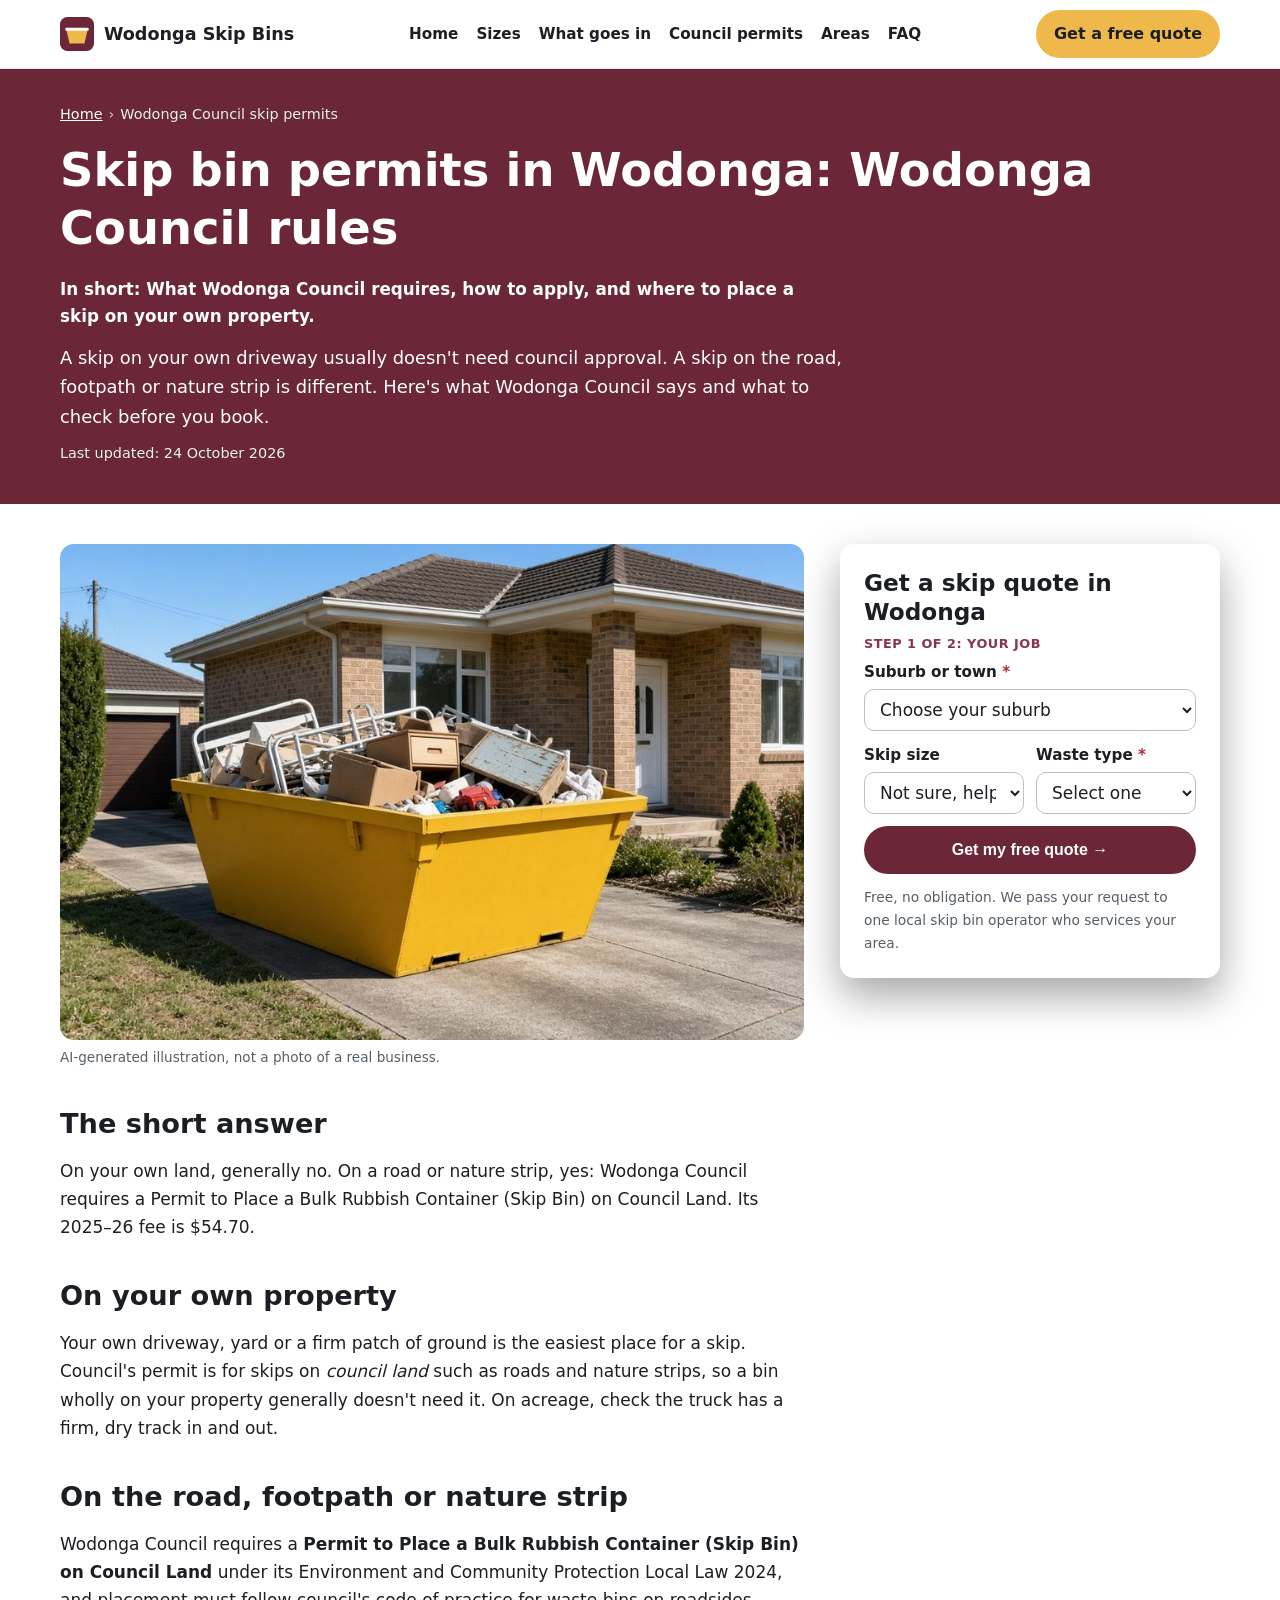
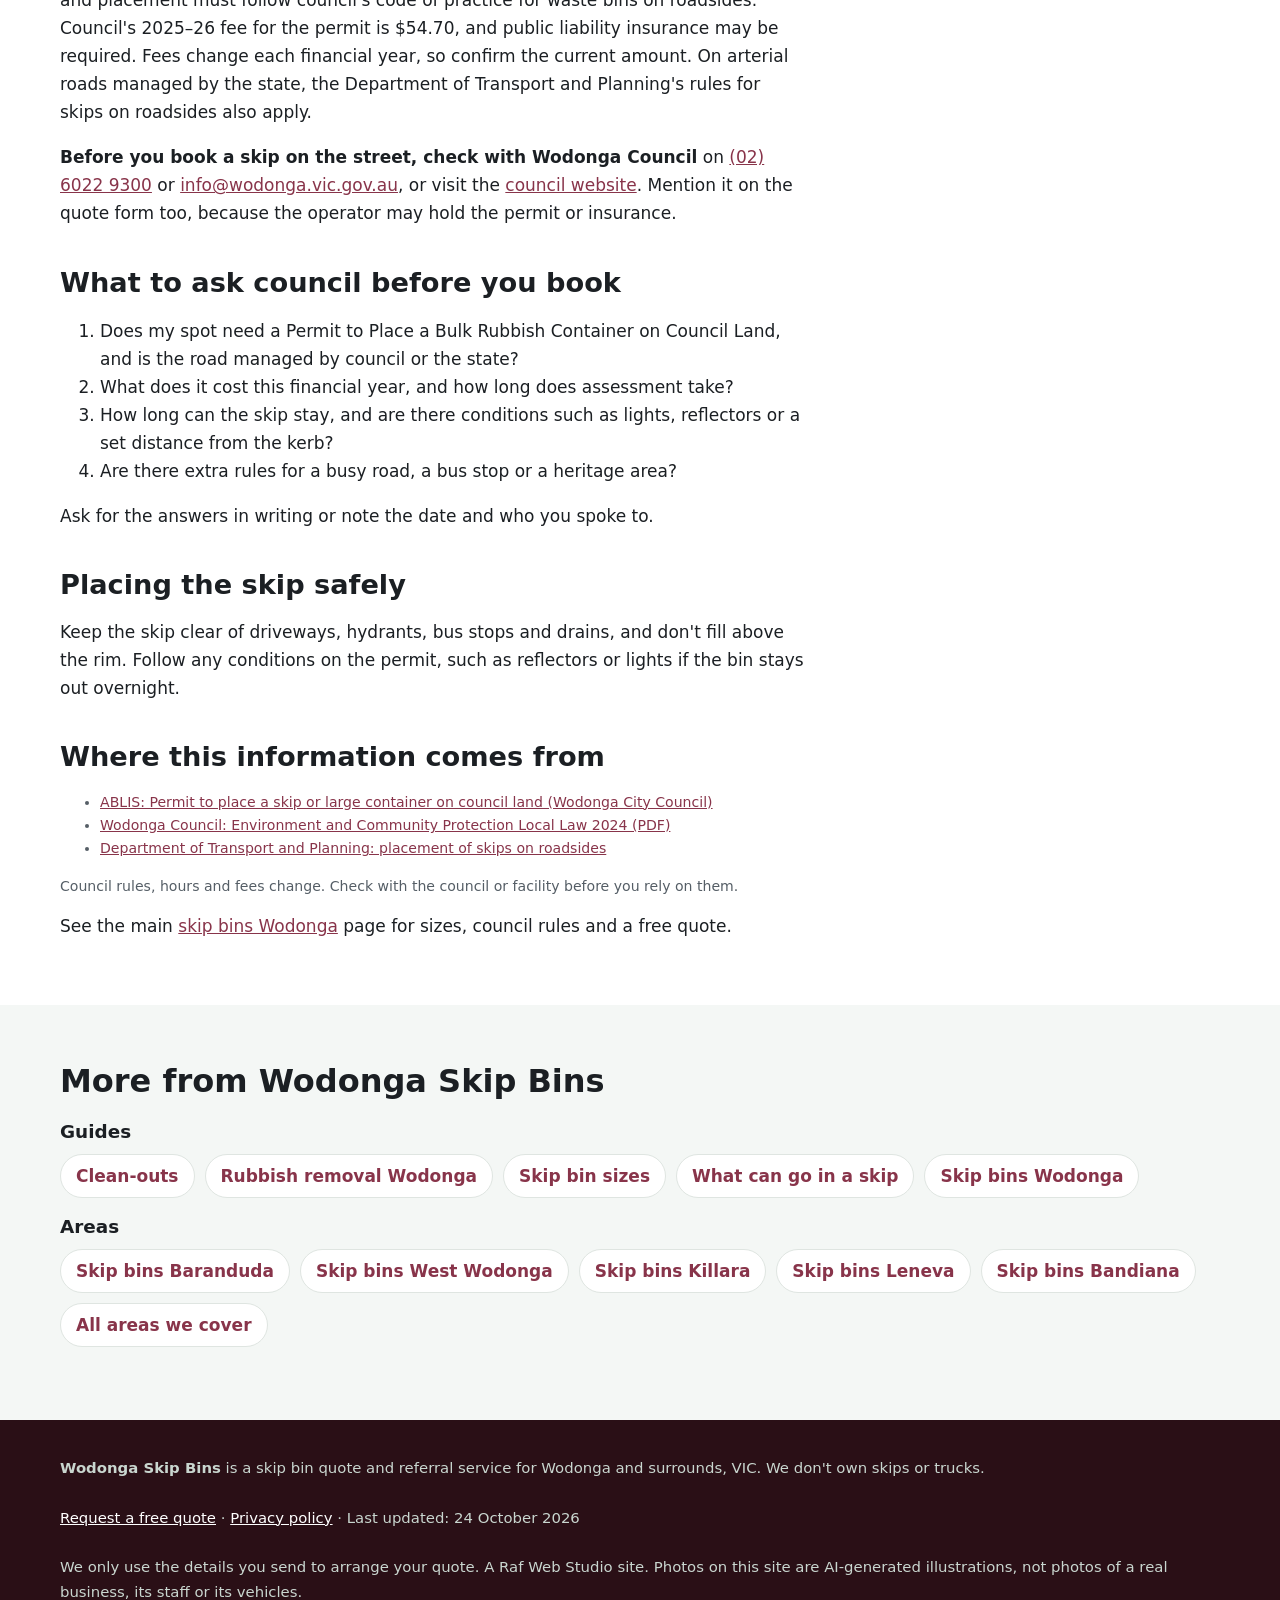
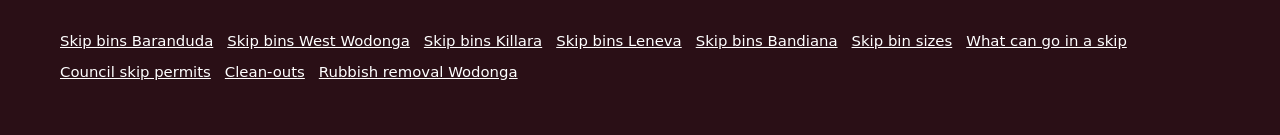
<file: skip-bin-council-permit/index.html>
<!doctype html>
<html lang="en-AU">
<head>
<meta charset="utf-8">
<!-- Search Console verification meta tag goes here once the property is created -->
<meta name="viewport" content="width=device-width, initial-scale=1">
<title>Skip Bin Permit Wodonga | Wodonga Council Rules for Skips on the Street</title>
<meta name="description" content="Do you need a permit to put a skip bin on the road in Wodonga? What Wodonga Council requires, how to apply, and where to place a skip on your own property.">
<link rel="canonical" href="https://wodongaskipbins.com/skip-bin-council-permit/">
<link rel="icon" href="/favicon.svg" type="image/svg+xml">
<meta name="theme-color" content="#6b2737">
<meta property="og:type" content="article">
<meta property="og:locale" content="en_AU">
<meta property="og:site_name" content="Wodonga Skip Bins">
<meta property="og:title" content="Skip Bin Permit Wodonga | Wodonga Council Rules for Skips on the Street">
<meta property="og:description" content="Do you need a permit to put a skip bin on the road in Wodonga? What Wodonga Council requires, how to apply, and where to place a skip on your own property.">
<meta property="og:url" content="https://wodongaskipbins.com/skip-bin-council-permit/">
<meta property="og:image" content="https://wodongaskipbins.com/img/hero.jpg">
<meta name="twitter:card" content="summary_large_image">
<script>document.documentElement.classList.add('js')</script>
<link rel="stylesheet" href="/styles.css">

<!-- Google tag (gtag.js) -->
<script async src="https://www.googletagmanager.com/gtag/js?id=G-WDCKTNWFEY"></script>
<script>
  window.dataLayer = window.dataLayer || [];
  function gtag(){dataLayer.push(arguments);}
  gtag('js', new Date());
  gtag('config', 'G-WDCKTNWFEY');
</script>

<script type="application/ld+json">
{
 "@context": "https://schema.org",
 "@type": "WebPage",
 "@id": "https://wodongaskipbins.com/skip-bin-council-permit/#webpage",
 "url": "https://wodongaskipbins.com/skip-bin-council-permit/",
 "name": "Skip Bin Permit Wodonga | Wodonga Council Rules for Skips on the Street",
 "description": "Do you need a permit to put a skip bin on the road in Wodonga? What Wodonga Council requires, how to apply, and where to place a skip on your own property.",
 "inLanguage": "en-AU",
 "dateModified": "2026-10-24",
 "isPartOf": {
  "@id": "https://wodongaskipbins.com/#website"
 }
}
</script>
<script type="application/ld+json">
{
 "@context": "https://schema.org",
 "@type": "BreadcrumbList",
 "itemListElement": [
  {
   "@type": "ListItem",
   "position": 1,
   "name": "Home",
   "item": "https://wodongaskipbins.com/"
  },
  {
   "@type": "ListItem",
   "position": 2,
   "name": "Wodonga Council skip permits",
   "item": "https://wodongaskipbins.com/skip-bin-council-permit/"
  }
 ]
}
</script>
<script type="application/ld+json">
{
 "@context": "https://schema.org",
 "@type": "Service",
 "@id": "https://wodongaskipbins.com/skip-bin-council-permit/#service",
 "name": "Skip bin placement advice in Wodonga",
 "serviceType": "Skip bin hire",
 "description": "Do you need a permit to put a skip bin on the road in Wodonga? What Wodonga Council requires, how to apply, and where to place a skip on your own property.",
 "url": "https://wodongaskipbins.com/skip-bin-council-permit/",
 "provider": {
  "@type": "Organization",
  "name": "Wodonga Skip Bins",
  "url": "https://wodongaskipbins.com/"
 },
 "areaServed": [
  {
   "@type": "Place",
   "name": "Wodonga Council, VIC"
  }
 ]
}
</script>
</head>
<body>
<a class="skip-link" href="#main">Skip to content</a>

<header class="site-header">
  <div class="wrap">
    <a class="brand" href="/" aria-label="Wodonga Skip Bins home">
      <svg viewBox="0 0 64 64" aria-hidden="true"><rect width="64" height="64" rx="14" fill="#6b2737"/><path d="M12 24h40l-6 26H18z" fill="#efb84a"/><rect x="10" y="20" width="44" height="6" rx="2" fill="#fff"/></svg>
      Wodonga Skip Bins
    </a>
    <nav class="nav" aria-label="Main">
      <a href="/">Home</a>
      <a href="/skip-bin-sizes/">Sizes</a>
      <a href="/what-can-go-in-a-skip/">What goes in</a>
      <a href="/skip-bin-council-permit/">Council permits</a>
      <a href="/#areas">Areas</a>
      <a href="/#faq">FAQ</a>
    </nav>
    <a class="btn btn-call header-call" href="#quote">Get a free quote</a>
  </div>
</header>

<main id="main">
<section class="page-hero" aria-labelledby="h1">
  <div class="wrap">
    <nav class="crumbs" aria-label="Breadcrumb"><ol><li><a href="https://wodongaskipbins.com/">Home</a></li><li aria-current="page">Wodonga Council skip permits</li></ol></nav>
    <h1 id="h1">Skip bin permits in Wodonga: Wodonga Council rules</h1>
    <p class="summary">In short: What Wodonga Council requires, how to apply, and where to place a skip on your own property.</p>
    <p class="lead">A skip on your own driveway usually doesn't need council approval. A skip on the road, footpath or nature strip is different. Here's what Wodonga Council says and what to check before you book.</p>
    <p class="updated">Last updated: 24 October 2026</p>
  </div>
</section>
<div class="wrap page-grid">
  <article class="page-body">
<figure><img src="/img/card-home.jpg" width="900" height="600" style="aspect-ratio:3/2;object-fit:cover" alt="Illustration of a skip bin outside a home" decoding="async"><figcaption>AI-generated illustration, not a photo of a real business.</figcaption></figure>
<h2>The short answer</h2>
<p>On your own land, generally no. On a road or nature strip, yes: Wodonga Council requires a Permit to Place a Bulk Rubbish Container (Skip Bin) on Council Land. Its 2025–26 fee is $54.70.</p>
<h2>On your own property</h2>
<p>Your own driveway, yard or a firm patch of ground is the easiest place for a skip. Council's permit is for skips on <em>council land</em> such as roads and nature strips, so a bin wholly on your property generally doesn't need it. On acreage, check the truck has a firm, dry track in and out.</p>
<h2>On the road, footpath or nature strip</h2>
<p>Wodonga Council requires a <strong>Permit to Place a Bulk Rubbish Container (Skip Bin) on Council Land</strong> under its Environment and Community Protection Local Law 2024, and placement must follow council's code of practice for waste bins on roadsides. Council's 2025–26 fee for the permit is $54.70, and public liability insurance may be required. Fees change each financial year, so confirm the current amount. On arterial roads managed by the state, the Department of Transport and Planning's rules for skips on roadsides also apply.</p>
    <p><strong>Before you book a skip on the street, check with Wodonga Council</strong> on <a href="tel:0260229300">(02) 6022 9300</a> or <a href="mailto:info@wodonga.vic.gov.au">info@wodonga.vic.gov.au</a>, or visit the <a href="https://www.wodonga.vic.gov.au/" rel="noopener">council website</a>. Mention it on the quote form too, because the operator may hold the permit or insurance.</p>
<h2>What to ask council before you book</h2>
<ol><li>Does my spot need a Permit to Place a Bulk Rubbish Container on Council Land, and is the road managed by council or the state?</li><li>What does it cost this financial year, and how long does assessment take?</li><li>How long can the skip stay, and are there conditions such as lights, reflectors or a set distance from the kerb?</li><li>Are there extra rules for a busy road, a bus stop or a heritage area?</li></ol><p>Ask for the answers in writing or note the date and who you spoke to.</p>
<h2>Placing the skip safely</h2>
<p>Keep the skip clear of driveways, hydrants, bus stops and drains, and don't fill above the rim. Follow any conditions on the permit, such as reflectors or lights if the bin stays out overnight.</p>
<h2>Where this information comes from</h2>
<ul class="sources"><li><a href="https://ablis.business.gov.au/service/vic/permit-to-place-a-skip-or-large-container-on-council-land-wodonga-city-council/32023" rel="noopener">ABLIS: Permit to place a skip or large container on council land (Wodonga City Council)</a></li><li><a href="https://www.wodonga.vic.gov.au/Portals/0/Documents/2024/Local%20Laws%202024_Final.pdf" rel="noopener">Wodonga Council: Environment and Community Protection Local Law 2024 (PDF)</a></li><li><a href="https://transport.vic.gov.au/road-and-active-transport/business/road-and-traffic-management/design-and-management/placement-of-skips-on-roadsides" rel="noopener">Department of Transport and Planning: placement of skips on roadsides</a></li></ul>
<p class="sources">Council rules, hours and fees change. Check with the council or facility before you rely on them.</p>

<p class="home-link">See the main <a href="/">skip bins Wodonga</a> page for sizes, council rules and a free quote.</p>
  </article>
  <aside class="page-aside">
    <div class="hero-form-card" id="quote">
      <h2 id="quote-h">Get a skip quote in Wodonga</h2>
      <form class="quote-form two-step" id="quote-form" action="https://formsubmit.co/quotes@wodongaskipbins.com" method="post" novalidate>
        <input type="hidden" name="_subject" value="New quote request – wodongaskipbins.com">
        <input type="hidden" name="_captcha" value="true">
        <input type="hidden" name="_template" value="table">
        <input type="hidden" name="_next" value="https://wodongaskipbins.com/thanks.html">
        <input type="hidden" name="_autoresponse" value="Thanks for your skip bin request. We&#x27;ve received it and are passing it to a local operator, who&#x27;ll be in touch shortly with availability and a price.">
        <input type="text" name="_honey" style="display:none" tabindex="-1" autocomplete="off" aria-hidden="true">
        <input type="hidden" name="source" value="wodongaskipbins.com">
        <input type="hidden" name="page" value="/skip-bin-council-permit/">
        <fieldset class="step step-1">
          <legend class="step-label">Step 1 of 2: your job</legend>
          <div class="full"><label for="suburb">Suburb or town <span class="req" aria-hidden="true">*</span></label>
            <select id="suburb" name="suburb" required><option value="">Choose your suburb</option><option>Wodonga</option><option>West Wodonga</option><option>Killara</option><option>Baranduda</option><option>Leneva</option><option>Bandiana</option><option>Bonegilla</option><option>Ebden</option><option>Huon Creek</option><option>Castle Creek</option><option>Barnawartha North</option><option value="Other">Other (tell us below)</option></select></div>
          <div class="full other-wrap"><label for="suburb_other">Other suburb or town</label><input id="suburb_other" name="suburb_other" type="text" autocomplete="address-level2"></div>
          <div><label for="size">Skip size</label>
            <select id="size" name="skip_size"><option value="Not sure">Not sure, help me choose</option><option>Skip bag (about 1 m³)</option><option>2 m³</option><option>3 m³</option><option>4 m³</option><option>6 m³</option><option>8 m³</option><option>9 m³</option><option>10–12 m³</option><option>Larger / hook-lift</option></select></div>
          <div><label for="waste">Waste type <span class="req" aria-hidden="true">*</span></label>
            <select id="waste" name="waste_type" required><option value="">Select one</option><option>General household</option><option>Green waste</option><option>Mixed renovation / building</option><option>Soil, concrete or bricks</option><option>Mixed, not sure</option><option>May contain asbestos</option></select></div>
          <div class="full js-only"><button class="btn btn-primary btn-block" type="button" id="to-step-2">Get my free quote →</button></div>
          <p class="microcopy full">Free, no obligation. We pass your request to one local skip bin operator who services your area.</p>
          <p class="form-error full" id="step1-error" role="alert" hidden>Please choose your suburb and waste type.</p>
        </fieldset>
        <fieldset class="step step-2" id="step-2">
          <legend class="step-label">Step 2 of 2: your details</legend>
          <div><label for="name">Name <span class="req" aria-hidden="true">*</span></label><input id="name" name="name" type="text" autocomplete="name" required></div>
          <div><label for="phone">Phone <span class="req" aria-hidden="true">*</span></label><input id="phone" name="phone" type="tel" autocomplete="tel" inputmode="tel" required></div>
          <div><label for="email">Email</label><input id="email" name="email" type="email" autocomplete="email"></div>
          <div><label for="date">Delivery date</label><input id="date" name="preferred_date" type="date"></div>
          <div class="full"><label for="message">Anything else?</label><textarea id="message" name="message" rows="2" placeholder="e.g. new build in Baranduda, acreage shed, skip on the nature strip, 7 days"></textarea></div>
          <p class="consent full">By sending this form you agree we can share your details with one local skip bin operator so they can quote for your job. See our <a href="/privacy.html">privacy policy</a>.</p>
          <div class="full step2-actions"><button class="btn btn-primary" type="submit">Send my quote request</button><button class="btn-link js-only" type="button" id="back-1">← Back</button></div>
        </fieldset>
      </form>
    </div>
  </aside>
</div>
<section class="alt" aria-labelledby="more-h">
  <div class="wrap">
    <h2 id="more-h">More from Wodonga Skip Bins</h2>
    <h3>Guides</h3>
    <ul class="link-list"><li><a href="/clean-outs/">Clean-outs</a></li><li><a href="/rubbish-removal-wodonga/">Rubbish removal Wodonga</a></li><li><a href="/skip-bin-sizes/">Skip bin sizes</a></li><li><a href="/what-can-go-in-a-skip/">What can go in a skip</a></li><li><a href="/">Skip bins Wodonga</a></li></ul>
    <h3>Areas</h3>
    <ul class="link-list"><li><a href="/skip-bins-baranduda/">Skip bins Baranduda</a></li><li><a href="/skip-bins-west-wodonga/">Skip bins West Wodonga</a></li><li><a href="/skip-bins-killara/">Skip bins Killara</a></li><li><a href="/skip-bins-leneva/">Skip bins Leneva</a></li><li><a href="/skip-bins-bandiana/">Skip bins Bandiana</a></li><li><a href="/#areas">All areas we cover</a></li></ul>
  </div>
</section>
</main>

<footer class="site-footer">
  <div class="wrap">
    <p><strong>Wodonga Skip Bins</strong> is a skip bin quote and referral service for Wodonga and surrounds, VIC. We don't own skips or trucks.</p>
    <p><a href="#quote">Request a free quote</a> · <a href="/privacy.html">Privacy policy</a> · Last updated: 24 October 2026</p>
    <p>We only use the details you send to arrange your quote. A Raf Web Studio site. Photos on this site are AI-generated illustrations, not photos of a real business, its staff or its vehicles.</p>
    <p class="footer-links"><a href="/skip-bins-baranduda/">Skip bins Baranduda</a> <a href="/skip-bins-west-wodonga/">Skip bins West Wodonga</a> <a href="/skip-bins-killara/">Skip bins Killara</a> <a href="/skip-bins-leneva/">Skip bins Leneva</a> <a href="/skip-bins-bandiana/">Skip bins Bandiana</a> <a href="/skip-bin-sizes/">Skip bin sizes</a> <a href="/what-can-go-in-a-skip/">What can go in a skip</a> <a href="/skip-bin-council-permit/">Council skip permits</a> <a href="/clean-outs/">Clean-outs</a> <a href="/rubbish-removal-wodonga/">Rubbish removal Wodonga</a></p>
  </div>
</footer>

<div class="mobile-call" aria-label="Quick contact">
  <a class="btn btn-call" href="#quote">Get a free quote</a>
</div>
<script src="/form.js" defer></script>
</body>
</html>
</file>
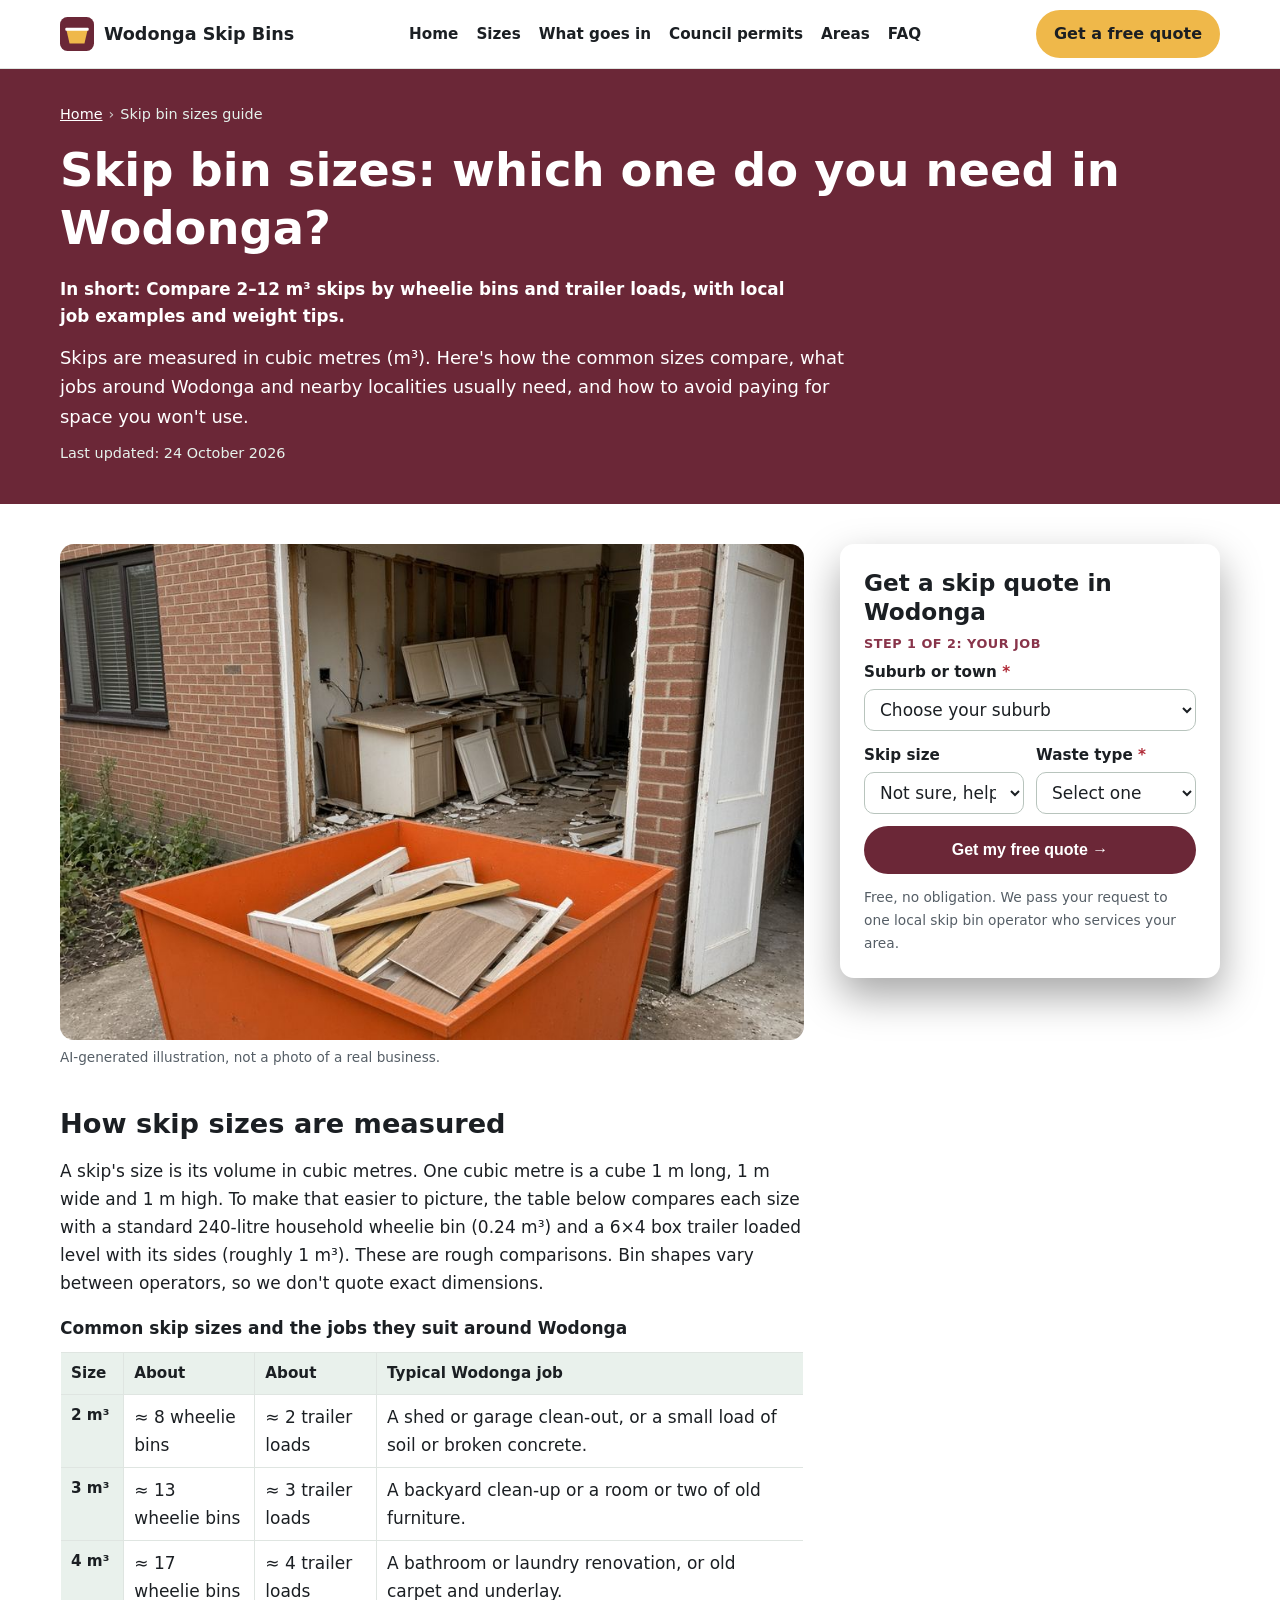
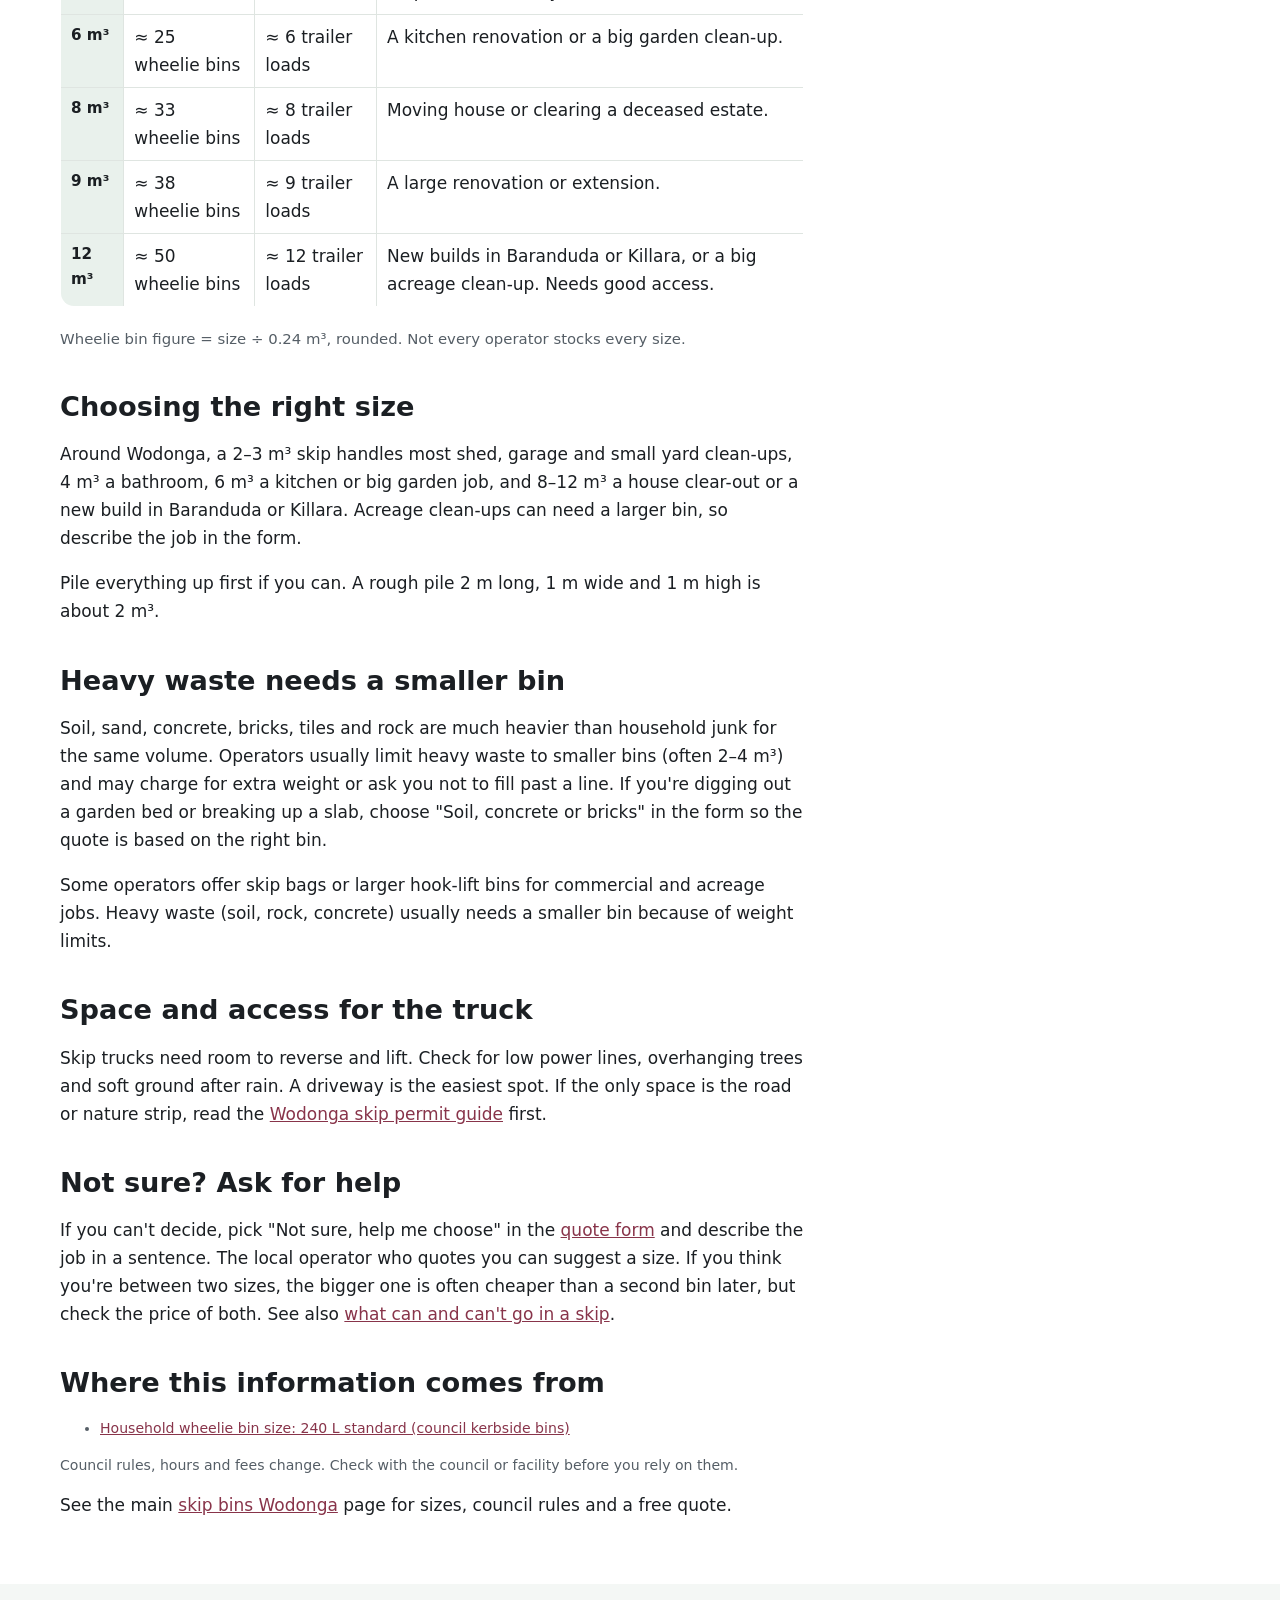
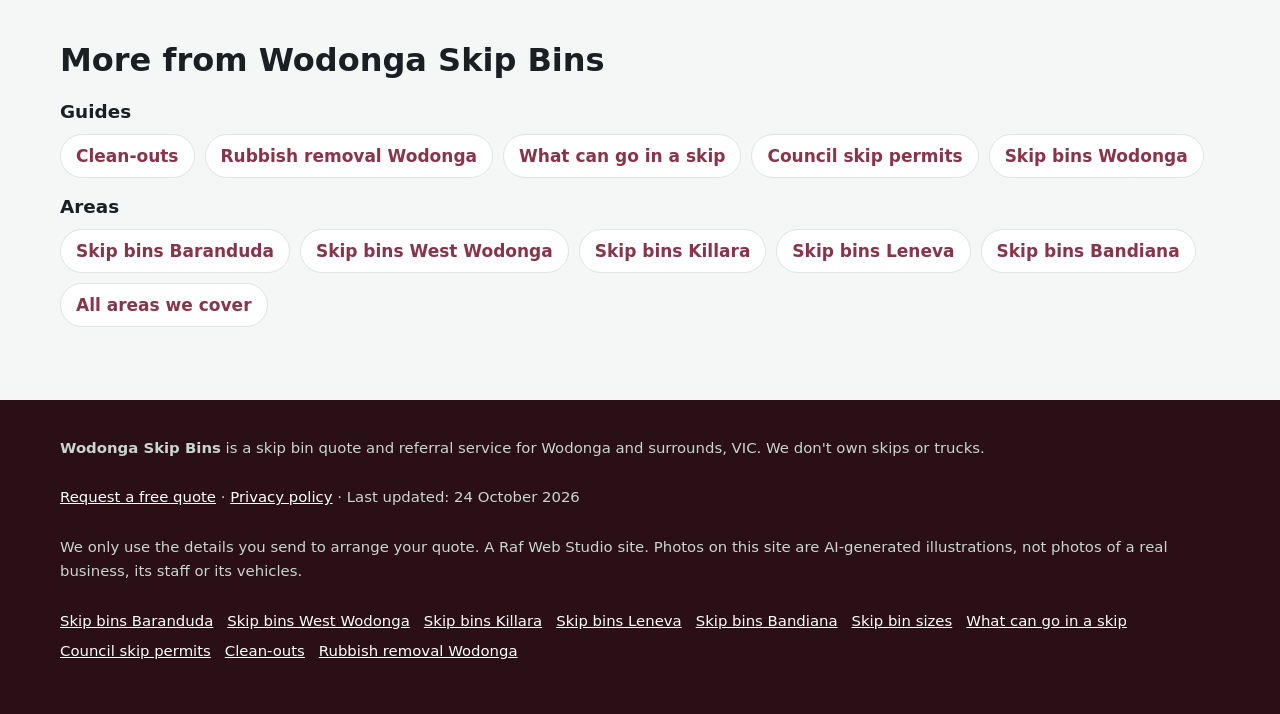
<file: skip-bin-sizes/index.html>
<!doctype html>
<html lang="en-AU">
<head>
<meta charset="utf-8">
<!-- Search Console verification meta tag goes here once the property is created -->
<meta name="viewport" content="width=device-width, initial-scale=1">
<title>Skip Bin Sizes Guide for Wodonga | 2 m³ to 12 m³ Explained</title>
<meta name="description" content="What size skip bin do you need in Wodonga? Compare 2–12 m³ skips by wheelie bins and trailer loads, with local job examples and weight tips.">
<link rel="canonical" href="https://wodongaskipbins.com/skip-bin-sizes/">
<link rel="icon" href="/favicon.svg" type="image/svg+xml">
<meta name="theme-color" content="#6b2737">
<meta property="og:type" content="article">
<meta property="og:locale" content="en_AU">
<meta property="og:site_name" content="Wodonga Skip Bins">
<meta property="og:title" content="Skip Bin Sizes Guide for Wodonga | 2 m³ to 12 m³ Explained">
<meta property="og:description" content="What size skip bin do you need in Wodonga? Compare 2–12 m³ skips by wheelie bins and trailer loads, with local job examples and weight tips.">
<meta property="og:url" content="https://wodongaskipbins.com/skip-bin-sizes/">
<meta property="og:image" content="https://wodongaskipbins.com/img/hero.jpg">
<meta name="twitter:card" content="summary_large_image">
<script>document.documentElement.classList.add('js')</script>
<link rel="stylesheet" href="/styles.css">

<!-- Google tag (gtag.js) -->
<script async src="https://www.googletagmanager.com/gtag/js?id=G-WDCKTNWFEY"></script>
<script>
  window.dataLayer = window.dataLayer || [];
  function gtag(){dataLayer.push(arguments);}
  gtag('js', new Date());
  gtag('config', 'G-WDCKTNWFEY');
</script>

<script type="application/ld+json">
{
 "@context": "https://schema.org",
 "@type": "WebPage",
 "@id": "https://wodongaskipbins.com/skip-bin-sizes/#webpage",
 "url": "https://wodongaskipbins.com/skip-bin-sizes/",
 "name": "Skip Bin Sizes Guide for Wodonga | 2 m³ to 12 m³ Explained",
 "description": "What size skip bin do you need in Wodonga? Compare 2–12 m³ skips by wheelie bins and trailer loads, with local job examples and weight tips.",
 "inLanguage": "en-AU",
 "dateModified": "2026-10-24",
 "isPartOf": {
  "@id": "https://wodongaskipbins.com/#website"
 }
}
</script>
<script type="application/ld+json">
{
 "@context": "https://schema.org",
 "@type": "BreadcrumbList",
 "itemListElement": [
  {
   "@type": "ListItem",
   "position": 1,
   "name": "Home",
   "item": "https://wodongaskipbins.com/"
  },
  {
   "@type": "ListItem",
   "position": 2,
   "name": "Skip bin sizes guide",
   "item": "https://wodongaskipbins.com/skip-bin-sizes/"
  }
 ]
}
</script>
<script type="application/ld+json">
{
 "@context": "https://schema.org",
 "@type": "Service",
 "@id": "https://wodongaskipbins.com/skip-bin-sizes/#service",
 "name": "Skip bin size advice and quotes in Wodonga",
 "serviceType": "Skip bin hire",
 "description": "What size skip bin do you need in Wodonga? Compare 2–12 m³ skips by wheelie bins and trailer loads, with local job examples and weight tips.",
 "url": "https://wodongaskipbins.com/skip-bin-sizes/",
 "provider": {
  "@type": "Organization",
  "name": "Wodonga Skip Bins",
  "url": "https://wodongaskipbins.com/"
 },
 "areaServed": [
  {
   "@type": "Place",
   "name": "Wodonga, VIC"
  }
 ]
}
</script>
</head>
<body>
<a class="skip-link" href="#main">Skip to content</a>

<header class="site-header">
  <div class="wrap">
    <a class="brand" href="/" aria-label="Wodonga Skip Bins home">
      <svg viewBox="0 0 64 64" aria-hidden="true"><rect width="64" height="64" rx="14" fill="#6b2737"/><path d="M12 24h40l-6 26H18z" fill="#efb84a"/><rect x="10" y="20" width="44" height="6" rx="2" fill="#fff"/></svg>
      Wodonga Skip Bins
    </a>
    <nav class="nav" aria-label="Main">
      <a href="/">Home</a>
      <a href="/skip-bin-sizes/">Sizes</a>
      <a href="/what-can-go-in-a-skip/">What goes in</a>
      <a href="/skip-bin-council-permit/">Council permits</a>
      <a href="/#areas">Areas</a>
      <a href="/#faq">FAQ</a>
    </nav>
    <a class="btn btn-call header-call" href="#quote">Get a free quote</a>
  </div>
</header>

<main id="main">
<section class="page-hero" aria-labelledby="h1">
  <div class="wrap">
    <nav class="crumbs" aria-label="Breadcrumb"><ol><li><a href="https://wodongaskipbins.com/">Home</a></li><li aria-current="page">Skip bin sizes guide</li></ol></nav>
    <h1 id="h1">Skip bin sizes: which one do you need in Wodonga?</h1>
    <p class="summary">In short: Compare 2–12 m³ skips by wheelie bins and trailer loads, with local job examples and weight tips.</p>
    <p class="lead">Skips are measured in cubic metres (m³). Here's how the common sizes compare, what jobs around Wodonga and nearby localities usually need, and how to avoid paying for space you won't use.</p>
    <p class="updated">Last updated: 24 October 2026</p>
  </div>
</section>
<div class="wrap page-grid">
  <article class="page-body">
<figure><img src="/img/card-reno.jpg" width="900" height="600" style="aspect-ratio:3/2;object-fit:cover" alt="Illustration of a skip bin with kitchen renovation waste" decoding="async"><figcaption>AI-generated illustration, not a photo of a real business.</figcaption></figure>
<h2>How skip sizes are measured</h2>
<p>A skip's size is its volume in cubic metres. One cubic metre is a cube 1 m long, 1 m wide and 1 m high. To make that easier to picture, the table below compares each size with a standard 240-litre household wheelie bin (0.24 m³) and a 6×4 box trailer loaded level with its sides (roughly 1 m³). These are rough comparisons. Bin shapes vary between operators, so we don't quote exact dimensions.</p>
<div class="table-scroll"><table><caption>Common skip sizes and the jobs they suit around Wodonga</caption><thead><tr><th scope="col">Size</th><th scope="col">About</th><th scope="col">About</th><th scope="col">Typical Wodonga job</th></tr></thead><tbody><tr><th scope="row">2 m³</th><td>≈ 8 wheelie bins</td><td>≈ 2 trailer loads</td><td>A shed or garage clean-out, or a small load of soil or broken concrete.</td></tr><tr><th scope="row">3 m³</th><td>≈ 13 wheelie bins</td><td>≈ 3 trailer loads</td><td>A backyard clean-up or a room or two of old furniture.</td></tr><tr><th scope="row">4 m³</th><td>≈ 17 wheelie bins</td><td>≈ 4 trailer loads</td><td>A bathroom or laundry renovation, or old carpet and underlay.</td></tr><tr><th scope="row">6 m³</th><td>≈ 25 wheelie bins</td><td>≈ 6 trailer loads</td><td>A kitchen renovation or a big garden clean-up.</td></tr><tr><th scope="row">8 m³</th><td>≈ 33 wheelie bins</td><td>≈ 8 trailer loads</td><td>Moving house or clearing a deceased estate.</td></tr><tr><th scope="row">9 m³</th><td>≈ 38 wheelie bins</td><td>≈ 9 trailer loads</td><td>A large renovation or extension.</td></tr><tr><th scope="row">12 m³</th><td>≈ 50 wheelie bins</td><td>≈ 12 trailer loads</td><td>New builds in Baranduda or Killara, or a big acreage clean-up. Needs good access.</td></tr></tbody></table></div>
<p class="note">Wheelie bin figure = size ÷ 0.24 m³, rounded. Not every operator stocks every size.</p>
<h2>Choosing the right size</h2>
<p>Around Wodonga, a 2–3 m³ skip handles most shed, garage and small yard clean-ups, 4 m³ a bathroom, 6 m³ a kitchen or big garden job, and 8–12 m³ a house clear-out or a new build in Baranduda or Killara. Acreage clean-ups can need a larger bin, so describe the job in the form.</p><p>Pile everything up first if you can. A rough pile 2 m long, 1 m wide and 1 m high is about 2 m³.</p>
<h2>Heavy waste needs a smaller bin</h2>
<p>Soil, sand, concrete, bricks, tiles and rock are much heavier than household junk for the same volume. Operators usually limit heavy waste to smaller bins (often 2–4 m³) and may charge for extra weight or ask you not to fill past a line. If you're digging out a garden bed or breaking up a slab, choose "Soil, concrete or bricks" in the form so the quote is based on the right bin.</p><p>Some operators offer skip bags or larger hook-lift bins for commercial and acreage jobs. Heavy waste (soil, rock, concrete) usually needs a smaller bin because of weight limits.</p>
<h2>Space and access for the truck</h2>
<p>Skip trucks need room to reverse and lift. Check for low power lines, overhanging trees and soft ground after rain. A driveway is the easiest spot. If the only space is the road or nature strip, read the <a href="/skip-bin-council-permit/">Wodonga skip permit guide</a> first.</p>
<h2>Not sure? Ask for help</h2>
<p>If you can't decide, pick "Not sure, help me choose" in the <a href="#quote">quote form</a> and describe the job in a sentence. The local operator who quotes you can suggest a size. If you think you're between two sizes, the bigger one is often cheaper than a second bin later, but check the price of both. See also <a href="/what-can-go-in-a-skip/">what can and can't go in a skip</a>.</p>
<h2>Where this information comes from</h2>
<ul class="sources"><li><a href="https://www.wodonga.vic.gov.au/" rel="noopener">Household wheelie bin size: 240 L standard (council kerbside bins)</a></li></ul>
<p class="sources">Council rules, hours and fees change. Check with the council or facility before you rely on them.</p>

<p class="home-link">See the main <a href="/">skip bins Wodonga</a> page for sizes, council rules and a free quote.</p>
  </article>
  <aside class="page-aside">
    <div class="hero-form-card" id="quote">
      <h2 id="quote-h">Get a skip quote in Wodonga</h2>
      <form class="quote-form two-step" id="quote-form" action="https://formsubmit.co/quotes@wodongaskipbins.com" method="post" novalidate>
        <input type="hidden" name="_subject" value="New quote request – wodongaskipbins.com">
        <input type="hidden" name="_captcha" value="true">
        <input type="hidden" name="_template" value="table">
        <input type="hidden" name="_next" value="https://wodongaskipbins.com/thanks.html">
        <input type="hidden" name="_autoresponse" value="Thanks for your skip bin request. We&#x27;ve received it and are passing it to a local operator, who&#x27;ll be in touch shortly with availability and a price.">
        <input type="text" name="_honey" style="display:none" tabindex="-1" autocomplete="off" aria-hidden="true">
        <input type="hidden" name="source" value="wodongaskipbins.com">
        <input type="hidden" name="page" value="/skip-bin-sizes/">
        <fieldset class="step step-1">
          <legend class="step-label">Step 1 of 2: your job</legend>
          <div class="full"><label for="suburb">Suburb or town <span class="req" aria-hidden="true">*</span></label>
            <select id="suburb" name="suburb" required><option value="">Choose your suburb</option><option>Wodonga</option><option>West Wodonga</option><option>Killara</option><option>Baranduda</option><option>Leneva</option><option>Bandiana</option><option>Bonegilla</option><option>Ebden</option><option>Huon Creek</option><option>Castle Creek</option><option>Barnawartha North</option><option value="Other">Other (tell us below)</option></select></div>
          <div class="full other-wrap"><label for="suburb_other">Other suburb or town</label><input id="suburb_other" name="suburb_other" type="text" autocomplete="address-level2"></div>
          <div><label for="size">Skip size</label>
            <select id="size" name="skip_size"><option value="Not sure">Not sure, help me choose</option><option>Skip bag (about 1 m³)</option><option>2 m³</option><option>3 m³</option><option>4 m³</option><option>6 m³</option><option>8 m³</option><option>9 m³</option><option>10–12 m³</option><option>Larger / hook-lift</option></select></div>
          <div><label for="waste">Waste type <span class="req" aria-hidden="true">*</span></label>
            <select id="waste" name="waste_type" required><option value="">Select one</option><option>General household</option><option>Green waste</option><option>Mixed renovation / building</option><option>Soil, concrete or bricks</option><option>Mixed, not sure</option><option>May contain asbestos</option></select></div>
          <div class="full js-only"><button class="btn btn-primary btn-block" type="button" id="to-step-2">Get my free quote →</button></div>
          <p class="microcopy full">Free, no obligation. We pass your request to one local skip bin operator who services your area.</p>
          <p class="form-error full" id="step1-error" role="alert" hidden>Please choose your suburb and waste type.</p>
        </fieldset>
        <fieldset class="step step-2" id="step-2">
          <legend class="step-label">Step 2 of 2: your details</legend>
          <div><label for="name">Name <span class="req" aria-hidden="true">*</span></label><input id="name" name="name" type="text" autocomplete="name" required></div>
          <div><label for="phone">Phone <span class="req" aria-hidden="true">*</span></label><input id="phone" name="phone" type="tel" autocomplete="tel" inputmode="tel" required></div>
          <div><label for="email">Email</label><input id="email" name="email" type="email" autocomplete="email"></div>
          <div><label for="date">Delivery date</label><input id="date" name="preferred_date" type="date"></div>
          <div class="full"><label for="message">Anything else?</label><textarea id="message" name="message" rows="2" placeholder="e.g. new build in Baranduda, acreage shed, skip on the nature strip, 7 days"></textarea></div>
          <p class="consent full">By sending this form you agree we can share your details with one local skip bin operator so they can quote for your job. See our <a href="/privacy.html">privacy policy</a>.</p>
          <div class="full step2-actions"><button class="btn btn-primary" type="submit">Send my quote request</button><button class="btn-link js-only" type="button" id="back-1">← Back</button></div>
        </fieldset>
      </form>
    </div>
  </aside>
</div>
<section class="alt" aria-labelledby="more-h">
  <div class="wrap">
    <h2 id="more-h">More from Wodonga Skip Bins</h2>
    <h3>Guides</h3>
    <ul class="link-list"><li><a href="/clean-outs/">Clean-outs</a></li><li><a href="/rubbish-removal-wodonga/">Rubbish removal Wodonga</a></li><li><a href="/what-can-go-in-a-skip/">What can go in a skip</a></li><li><a href="/skip-bin-council-permit/">Council skip permits</a></li><li><a href="/">Skip bins Wodonga</a></li></ul>
    <h3>Areas</h3>
    <ul class="link-list"><li><a href="/skip-bins-baranduda/">Skip bins Baranduda</a></li><li><a href="/skip-bins-west-wodonga/">Skip bins West Wodonga</a></li><li><a href="/skip-bins-killara/">Skip bins Killara</a></li><li><a href="/skip-bins-leneva/">Skip bins Leneva</a></li><li><a href="/skip-bins-bandiana/">Skip bins Bandiana</a></li><li><a href="/#areas">All areas we cover</a></li></ul>
  </div>
</section>
</main>

<footer class="site-footer">
  <div class="wrap">
    <p><strong>Wodonga Skip Bins</strong> is a skip bin quote and referral service for Wodonga and surrounds, VIC. We don't own skips or trucks.</p>
    <p><a href="#quote">Request a free quote</a> · <a href="/privacy.html">Privacy policy</a> · Last updated: 24 October 2026</p>
    <p>We only use the details you send to arrange your quote. A Raf Web Studio site. Photos on this site are AI-generated illustrations, not photos of a real business, its staff or its vehicles.</p>
    <p class="footer-links"><a href="/skip-bins-baranduda/">Skip bins Baranduda</a> <a href="/skip-bins-west-wodonga/">Skip bins West Wodonga</a> <a href="/skip-bins-killara/">Skip bins Killara</a> <a href="/skip-bins-leneva/">Skip bins Leneva</a> <a href="/skip-bins-bandiana/">Skip bins Bandiana</a> <a href="/skip-bin-sizes/">Skip bin sizes</a> <a href="/what-can-go-in-a-skip/">What can go in a skip</a> <a href="/skip-bin-council-permit/">Council skip permits</a> <a href="/clean-outs/">Clean-outs</a> <a href="/rubbish-removal-wodonga/">Rubbish removal Wodonga</a></p>
  </div>
</footer>

<div class="mobile-call" aria-label="Quick contact">
  <a class="btn btn-call" href="#quote">Get a free quote</a>
</div>
<script src="/form.js" defer></script>
</body>
</html>
</file>
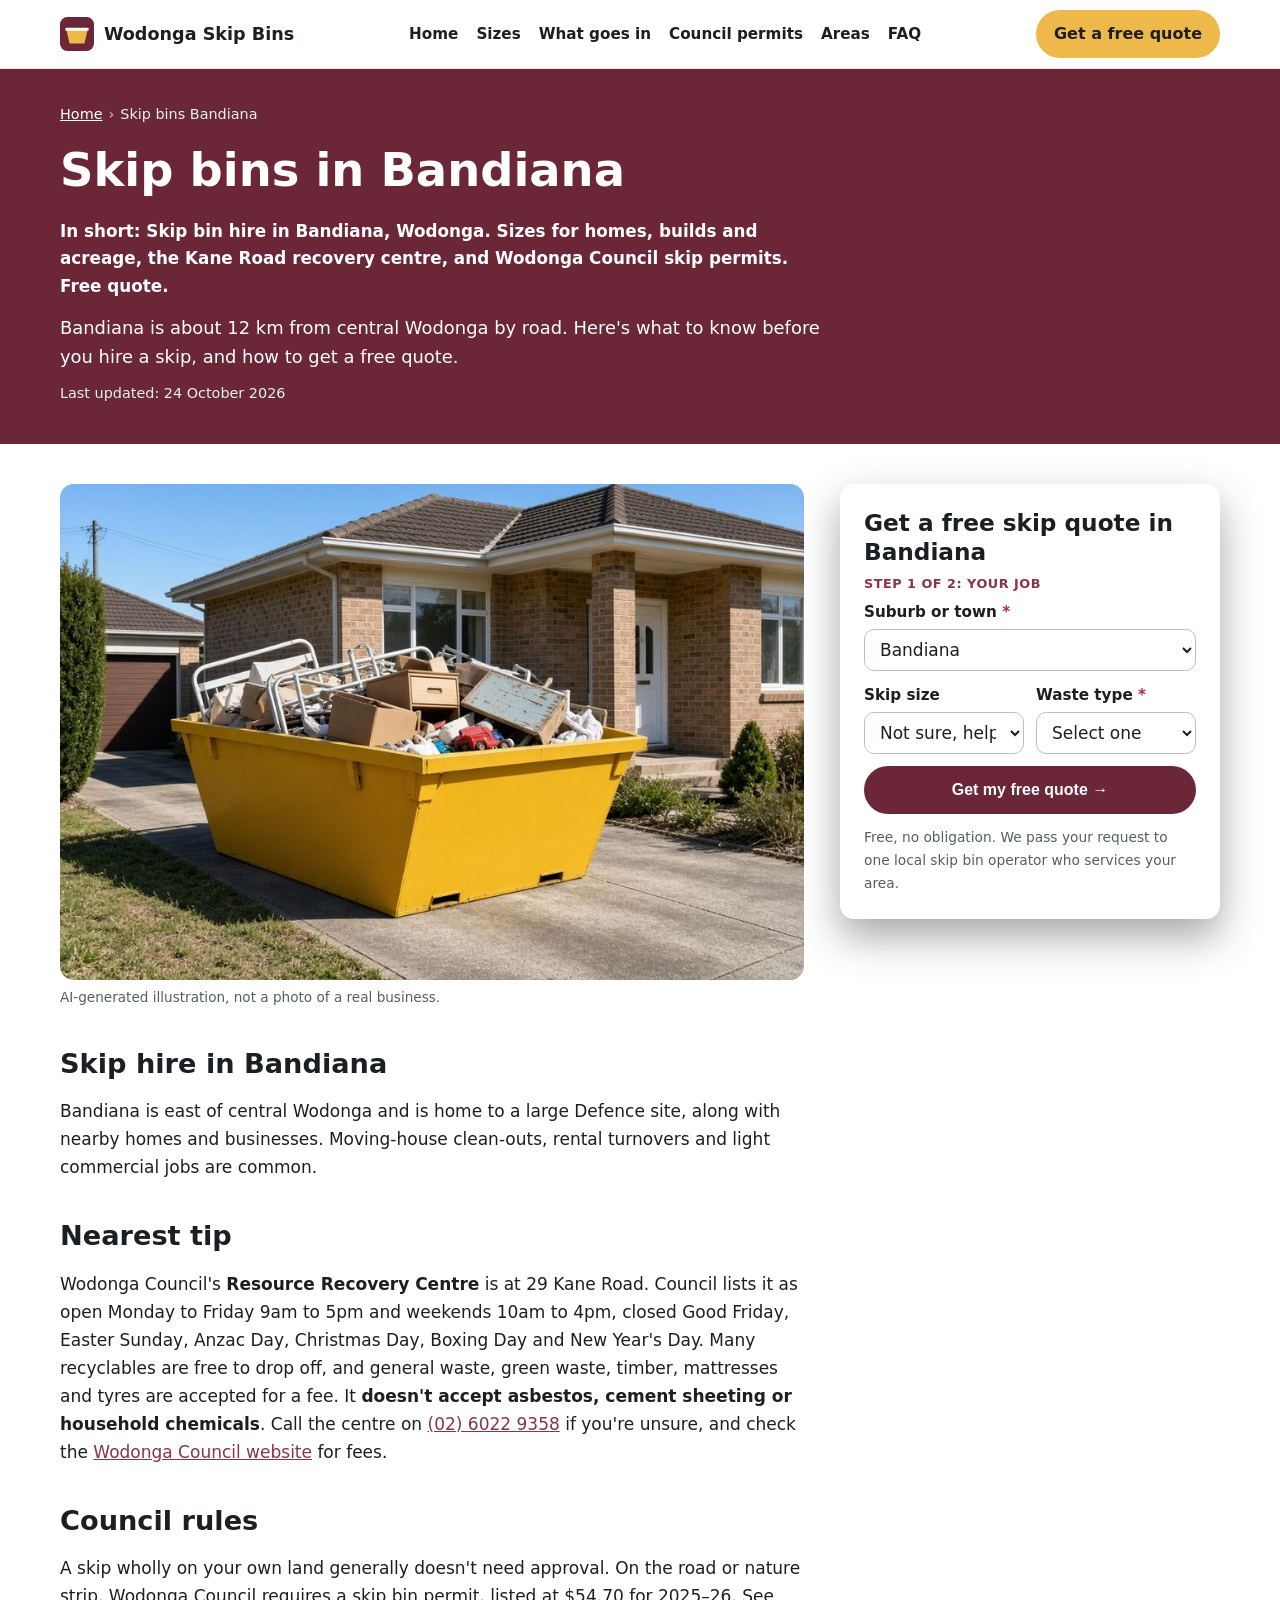
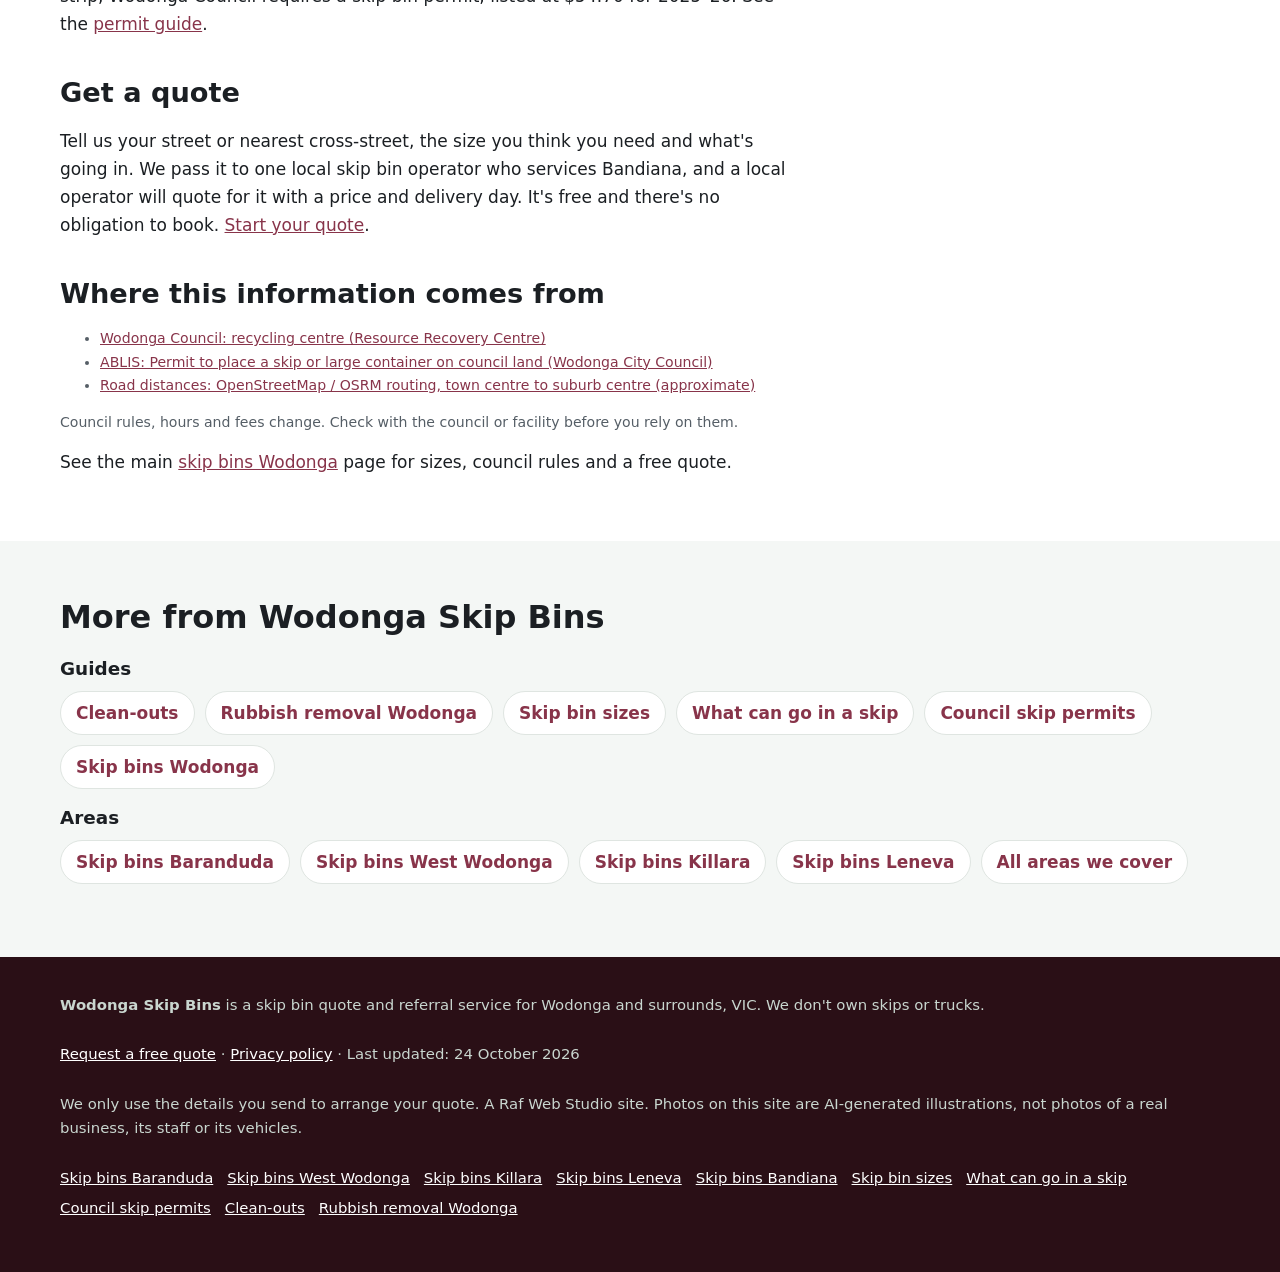
<file: skip-bins-bandiana/index.html>
<!doctype html>
<html lang="en-AU">
<head>
<meta charset="utf-8">
<!-- Search Console verification meta tag goes here once the property is created -->
<meta name="viewport" content="width=device-width, initial-scale=1">
<title>Skip Bins Bandiana | Free Skip Bin Hire Quotes, Bandiana VIC</title>
<meta name="description" content="Skip bin hire in Bandiana, Wodonga. Sizes for homes, builds and acreage, the Kane Road recovery centre, and Wodonga Council skip permits. Free quote.">
<link rel="canonical" href="https://wodongaskipbins.com/skip-bins-bandiana/">
<link rel="icon" href="/favicon.svg" type="image/svg+xml">
<meta name="theme-color" content="#6b2737">
<meta property="og:type" content="article">
<meta property="og:locale" content="en_AU">
<meta property="og:site_name" content="Wodonga Skip Bins">
<meta property="og:title" content="Skip Bins Bandiana | Free Skip Bin Hire Quotes, Bandiana VIC">
<meta property="og:description" content="Skip bin hire in Bandiana, Wodonga. Sizes for homes, builds and acreage, the Kane Road recovery centre, and Wodonga Council skip permits. Free quote.">
<meta property="og:url" content="https://wodongaskipbins.com/skip-bins-bandiana/">
<meta property="og:image" content="https://wodongaskipbins.com/img/hero.jpg">
<meta name="twitter:card" content="summary_large_image">
<script>document.documentElement.classList.add('js')</script>
<link rel="stylesheet" href="/styles.css">

<!-- Google tag (gtag.js) -->
<script async src="https://www.googletagmanager.com/gtag/js?id=G-WDCKTNWFEY"></script>
<script>
  window.dataLayer = window.dataLayer || [];
  function gtag(){dataLayer.push(arguments);}
  gtag('js', new Date());
  gtag('config', 'G-WDCKTNWFEY');
</script>

<script type="application/ld+json">
{
 "@context": "https://schema.org",
 "@type": "WebPage",
 "@id": "https://wodongaskipbins.com/skip-bins-bandiana/#webpage",
 "url": "https://wodongaskipbins.com/skip-bins-bandiana/",
 "name": "Skip Bins Bandiana | Free Skip Bin Hire Quotes, Bandiana VIC",
 "description": "Skip bin hire in Bandiana, Wodonga. Sizes for homes, builds and acreage, the Kane Road recovery centre, and Wodonga Council skip permits. Free quote.",
 "inLanguage": "en-AU",
 "dateModified": "2026-10-24",
 "isPartOf": {
  "@id": "https://wodongaskipbins.com/#website"
 }
}
</script>
<script type="application/ld+json">
{
 "@context": "https://schema.org",
 "@type": "BreadcrumbList",
 "itemListElement": [
  {
   "@type": "ListItem",
   "position": 1,
   "name": "Home",
   "item": "https://wodongaskipbins.com/"
  },
  {
   "@type": "ListItem",
   "position": 2,
   "name": "Skip bins Bandiana",
   "item": "https://wodongaskipbins.com/skip-bins-bandiana/"
  }
 ]
}
</script>
<script type="application/ld+json">
{
 "@context": "https://schema.org",
 "@type": "Service",
 "@id": "https://wodongaskipbins.com/skip-bins-bandiana/#service",
 "name": "Skip bin hire quotes in Bandiana",
 "serviceType": "Skip bin hire",
 "description": "Skip bin hire in Bandiana, Wodonga. Sizes for homes, builds and acreage, the Kane Road recovery centre, and Wodonga Council skip permits. Free quote.",
 "url": "https://wodongaskipbins.com/skip-bins-bandiana/",
 "provider": {
  "@type": "Organization",
  "name": "Wodonga Skip Bins",
  "url": "https://wodongaskipbins.com/"
 },
 "areaServed": [
  {
   "@type": "Place",
   "name": "Bandiana, VIC"
  }
 ]
}
</script>
</head>
<body>
<a class="skip-link" href="#main">Skip to content</a>

<header class="site-header">
  <div class="wrap">
    <a class="brand" href="/" aria-label="Wodonga Skip Bins home">
      <svg viewBox="0 0 64 64" aria-hidden="true"><rect width="64" height="64" rx="14" fill="#6b2737"/><path d="M12 24h40l-6 26H18z" fill="#efb84a"/><rect x="10" y="20" width="44" height="6" rx="2" fill="#fff"/></svg>
      Wodonga Skip Bins
    </a>
    <nav class="nav" aria-label="Main">
      <a href="/">Home</a>
      <a href="/skip-bin-sizes/">Sizes</a>
      <a href="/what-can-go-in-a-skip/">What goes in</a>
      <a href="/skip-bin-council-permit/">Council permits</a>
      <a href="/#areas">Areas</a>
      <a href="/#faq">FAQ</a>
    </nav>
    <a class="btn btn-call header-call" href="#quote">Get a free quote</a>
  </div>
</header>

<main id="main">
<section class="page-hero" aria-labelledby="h1">
  <div class="wrap">
    <nav class="crumbs" aria-label="Breadcrumb"><ol><li><a href="https://wodongaskipbins.com/">Home</a></li><li aria-current="page">Skip bins Bandiana</li></ol></nav>
    <h1 id="h1">Skip bins in Bandiana</h1>
    <p class="summary">In short: Skip bin hire in Bandiana, Wodonga. Sizes for homes, builds and acreage, the Kane Road recovery centre, and Wodonga Council skip permits. Free quote.</p>
    <p class="lead">Bandiana is about 12 km from central Wodonga by road. Here's what to know before you hire a skip, and how to get a free quote.</p>
    <p class="updated">Last updated: 24 October 2026</p>
  </div>
</section>
<div class="wrap page-grid">
  <article class="page-body">
<figure><img src="/img/card-home.jpg" width="900" height="600" style="aspect-ratio:3/2;object-fit:cover" alt="Illustration of a skip bin outside a home during a clean-out" decoding="async"><figcaption>AI-generated illustration, not a photo of a real business.</figcaption></figure>
<h2>Skip hire in Bandiana</h2>
<p>Bandiana is east of central Wodonga and is home to a large Defence site, along with nearby homes and businesses. Moving-house clean-outs, rental turnovers and light commercial jobs are common.</p>
<h2>Nearest tip</h2>
<p>Wodonga Council's <strong>Resource Recovery Centre</strong> is at 29 Kane Road. Council lists it as open Monday to Friday 9am to 5pm and weekends 10am to 4pm, closed Good Friday, Easter Sunday, Anzac Day, Christmas Day, Boxing Day and New Year's Day. Many recyclables are free to drop off, and general waste, green waste, timber, mattresses and tyres are accepted for a fee. It <strong>doesn't accept asbestos, cement sheeting or household chemicals</strong>. Call the centre on <a href="tel:0260229358">(02) 6022 9358</a> if you're unsure, and check the <a href="https://www.wodonga.vic.gov.au/" rel="noopener">Wodonga Council website</a> for fees.</p>
<h2>Council rules</h2>
<p>A skip wholly on your own land generally doesn't need approval. On the road or nature strip, Wodonga Council requires a skip bin permit, listed at $54.70 for 2025–26. See the <a href="/skip-bin-council-permit/">permit guide</a>.</p>
<h2>Get a quote</h2>
<p>Tell us your street or nearest cross-street, the size you think you need and what's going in. We pass it to one local skip bin operator who services Bandiana, and a local operator will quote for it with a price and delivery day. It's free and there's no obligation to book. <a href="#quote">Start your quote</a>.</p>
<h2>Where this information comes from</h2>
<ul class="sources"><li><a href="https://www.wodonga.vic.gov.au/Services/Recycling-and-Waste/Recycling-centre" rel="noopener">Wodonga Council: recycling centre (Resource Recovery Centre)</a></li><li><a href="https://ablis.business.gov.au/service/vic/permit-to-place-a-skip-or-large-container-on-council-land-wodonga-city-council/32023" rel="noopener">ABLIS: Permit to place a skip or large container on council land (Wodonga City Council)</a></li><li><a href="https://www.openstreetmap.org/" rel="noopener">Road distances: OpenStreetMap / OSRM routing, town centre to suburb centre (approximate)</a></li></ul>
<p class="sources">Council rules, hours and fees change. Check with the council or facility before you rely on them.</p>

<p class="home-link">See the main <a href="/">skip bins Wodonga</a> page for sizes, council rules and a free quote.</p>
  </article>
  <aside class="page-aside">
    <div class="hero-form-card" id="quote">
      <h2 id="quote-h">Get a free skip quote in Bandiana</h2>
      <form class="quote-form two-step" id="quote-form" action="https://formsubmit.co/quotes@wodongaskipbins.com" method="post" novalidate>
        <input type="hidden" name="_subject" value="New quote request – wodongaskipbins.com">
        <input type="hidden" name="_captcha" value="true">
        <input type="hidden" name="_template" value="table">
        <input type="hidden" name="_next" value="https://wodongaskipbins.com/thanks.html">
        <input type="hidden" name="_autoresponse" value="Thanks for your skip bin request. We&#x27;ve received it and are passing it to a local operator, who&#x27;ll be in touch shortly with availability and a price.">
        <input type="text" name="_honey" style="display:none" tabindex="-1" autocomplete="off" aria-hidden="true">
        <input type="hidden" name="source" value="wodongaskipbins.com">
        <input type="hidden" name="page" value="/skip-bins-bandiana/">
        <fieldset class="step step-1">
          <legend class="step-label">Step 1 of 2: your job</legend>
          <div class="full"><label for="suburb">Suburb or town <span class="req" aria-hidden="true">*</span></label>
            <select id="suburb" name="suburb" required><option value="">Choose your suburb</option><option>Wodonga</option><option>West Wodonga</option><option>Killara</option><option>Baranduda</option><option>Leneva</option><option selected>Bandiana</option><option>Bonegilla</option><option>Ebden</option><option>Huon Creek</option><option>Castle Creek</option><option>Barnawartha North</option><option value="Other">Other (tell us below)</option></select></div>
          <div class="full other-wrap"><label for="suburb_other">Other suburb or town</label><input id="suburb_other" name="suburb_other" type="text" autocomplete="address-level2"></div>
          <div><label for="size">Skip size</label>
            <select id="size" name="skip_size"><option value="Not sure">Not sure, help me choose</option><option>Skip bag (about 1 m³)</option><option>2 m³</option><option>3 m³</option><option>4 m³</option><option>6 m³</option><option>8 m³</option><option>9 m³</option><option>10–12 m³</option><option>Larger / hook-lift</option></select></div>
          <div><label for="waste">Waste type <span class="req" aria-hidden="true">*</span></label>
            <select id="waste" name="waste_type" required><option value="">Select one</option><option>General household</option><option>Green waste</option><option>Mixed renovation / building</option><option>Soil, concrete or bricks</option><option>Mixed, not sure</option><option>May contain asbestos</option></select></div>
          <div class="full js-only"><button class="btn btn-primary btn-block" type="button" id="to-step-2">Get my free quote →</button></div>
          <p class="microcopy full">Free, no obligation. We pass your request to one local skip bin operator who services your area.</p>
          <p class="form-error full" id="step1-error" role="alert" hidden>Please choose your suburb and waste type.</p>
        </fieldset>
        <fieldset class="step step-2" id="step-2">
          <legend class="step-label">Step 2 of 2: your details</legend>
          <div><label for="name">Name <span class="req" aria-hidden="true">*</span></label><input id="name" name="name" type="text" autocomplete="name" required></div>
          <div><label for="phone">Phone <span class="req" aria-hidden="true">*</span></label><input id="phone" name="phone" type="tel" autocomplete="tel" inputmode="tel" required></div>
          <div><label for="email">Email</label><input id="email" name="email" type="email" autocomplete="email"></div>
          <div><label for="date">Delivery date</label><input id="date" name="preferred_date" type="date"></div>
          <div class="full"><label for="message">Anything else?</label><textarea id="message" name="message" rows="2" placeholder="e.g. new build in Baranduda, acreage shed, skip on the nature strip, 7 days"></textarea></div>
          <p class="consent full">By sending this form you agree we can share your details with one local skip bin operator so they can quote for your job. See our <a href="/privacy.html">privacy policy</a>.</p>
          <div class="full step2-actions"><button class="btn btn-primary" type="submit">Send my quote request</button><button class="btn-link js-only" type="button" id="back-1">← Back</button></div>
        </fieldset>
      </form>
    </div>
  </aside>
</div>
<section class="alt" aria-labelledby="more-h">
  <div class="wrap">
    <h2 id="more-h">More from Wodonga Skip Bins</h2>
    <h3>Guides</h3>
    <ul class="link-list"><li><a href="/clean-outs/">Clean-outs</a></li><li><a href="/rubbish-removal-wodonga/">Rubbish removal Wodonga</a></li><li><a href="/skip-bin-sizes/">Skip bin sizes</a></li><li><a href="/what-can-go-in-a-skip/">What can go in a skip</a></li><li><a href="/skip-bin-council-permit/">Council skip permits</a></li><li><a href="/">Skip bins Wodonga</a></li></ul>
    <h3>Areas</h3>
    <ul class="link-list"><li><a href="/skip-bins-baranduda/">Skip bins Baranduda</a></li><li><a href="/skip-bins-west-wodonga/">Skip bins West Wodonga</a></li><li><a href="/skip-bins-killara/">Skip bins Killara</a></li><li><a href="/skip-bins-leneva/">Skip bins Leneva</a></li><li><a href="/#areas">All areas we cover</a></li></ul>
  </div>
</section>
</main>

<footer class="site-footer">
  <div class="wrap">
    <p><strong>Wodonga Skip Bins</strong> is a skip bin quote and referral service for Wodonga and surrounds, VIC. We don't own skips or trucks.</p>
    <p><a href="#quote">Request a free quote</a> · <a href="/privacy.html">Privacy policy</a> · Last updated: 24 October 2026</p>
    <p>We only use the details you send to arrange your quote. A Raf Web Studio site. Photos on this site are AI-generated illustrations, not photos of a real business, its staff or its vehicles.</p>
    <p class="footer-links"><a href="/skip-bins-baranduda/">Skip bins Baranduda</a> <a href="/skip-bins-west-wodonga/">Skip bins West Wodonga</a> <a href="/skip-bins-killara/">Skip bins Killara</a> <a href="/skip-bins-leneva/">Skip bins Leneva</a> <a href="/skip-bins-bandiana/">Skip bins Bandiana</a> <a href="/skip-bin-sizes/">Skip bin sizes</a> <a href="/what-can-go-in-a-skip/">What can go in a skip</a> <a href="/skip-bin-council-permit/">Council skip permits</a> <a href="/clean-outs/">Clean-outs</a> <a href="/rubbish-removal-wodonga/">Rubbish removal Wodonga</a></p>
  </div>
</footer>

<div class="mobile-call" aria-label="Quick contact">
  <a class="btn btn-call" href="#quote">Get a free quote</a>
</div>
<script src="/form.js" defer></script>
</body>
</html>
</file>
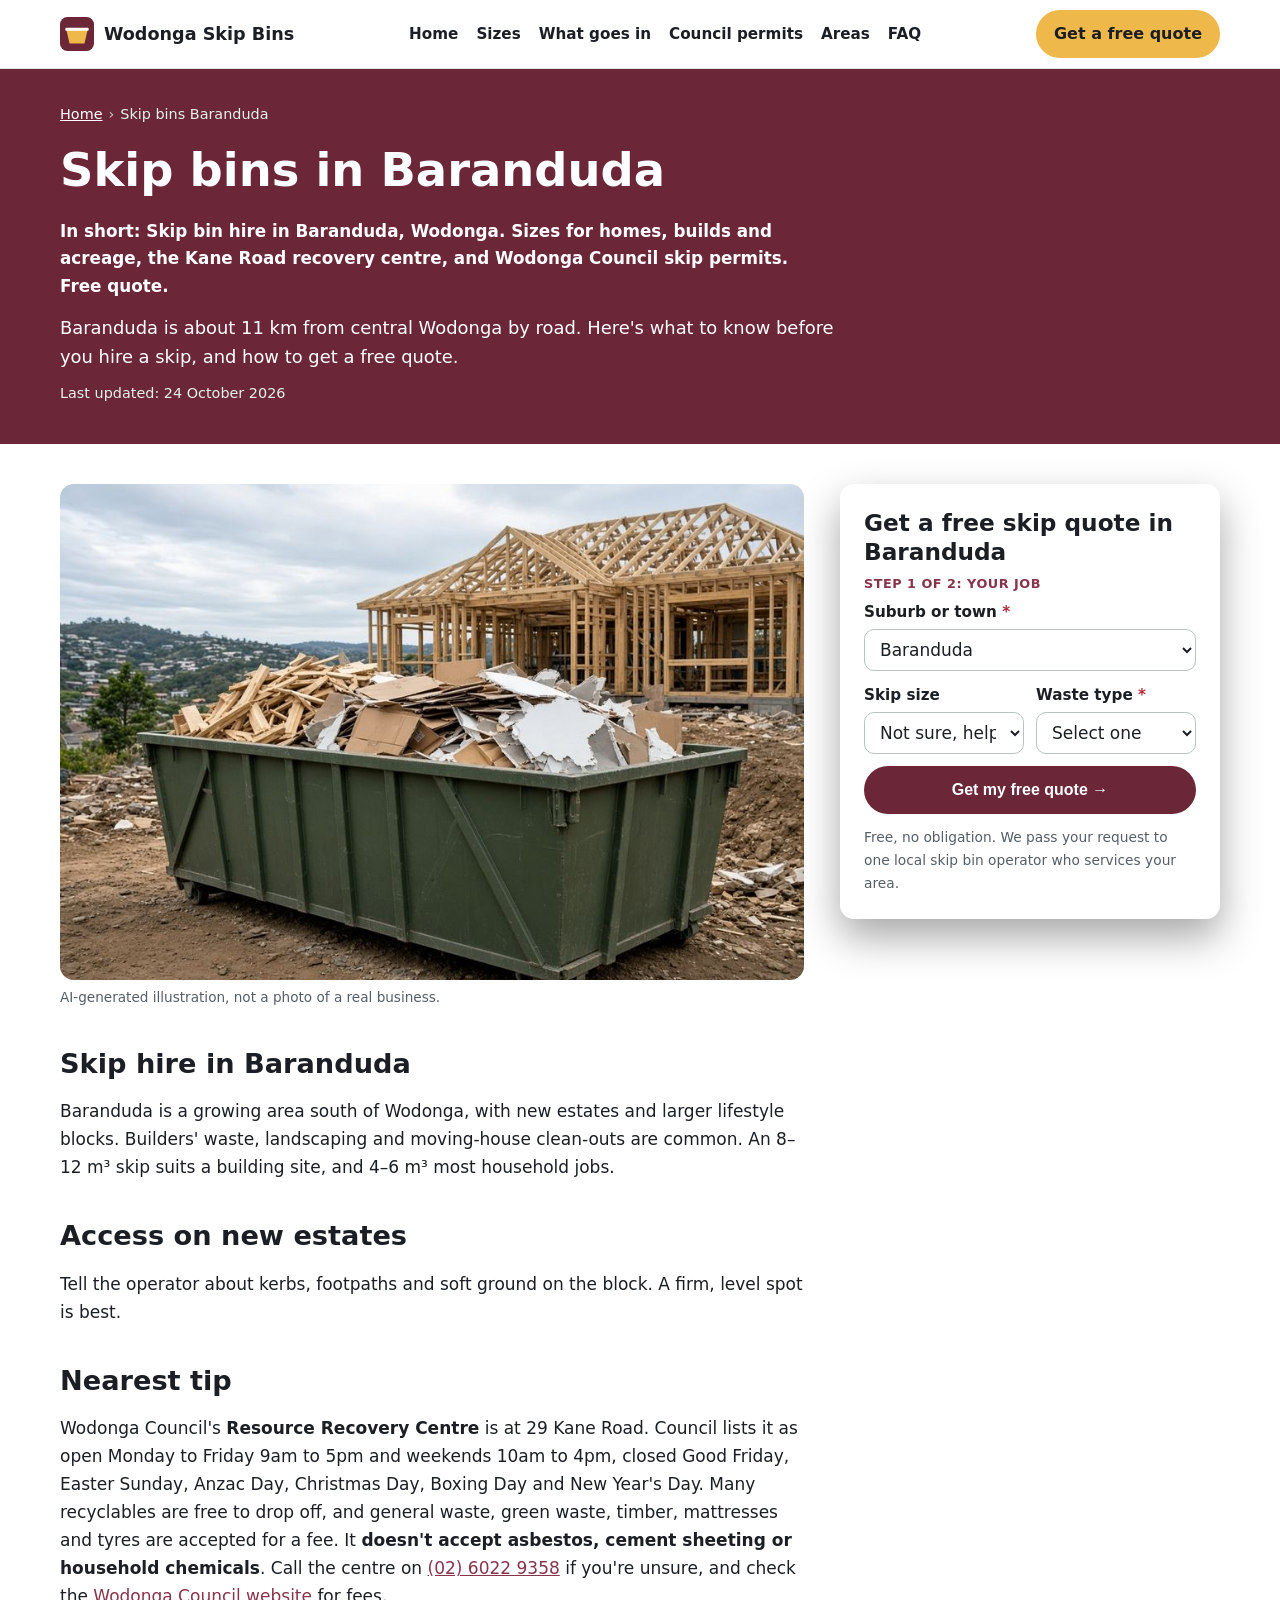
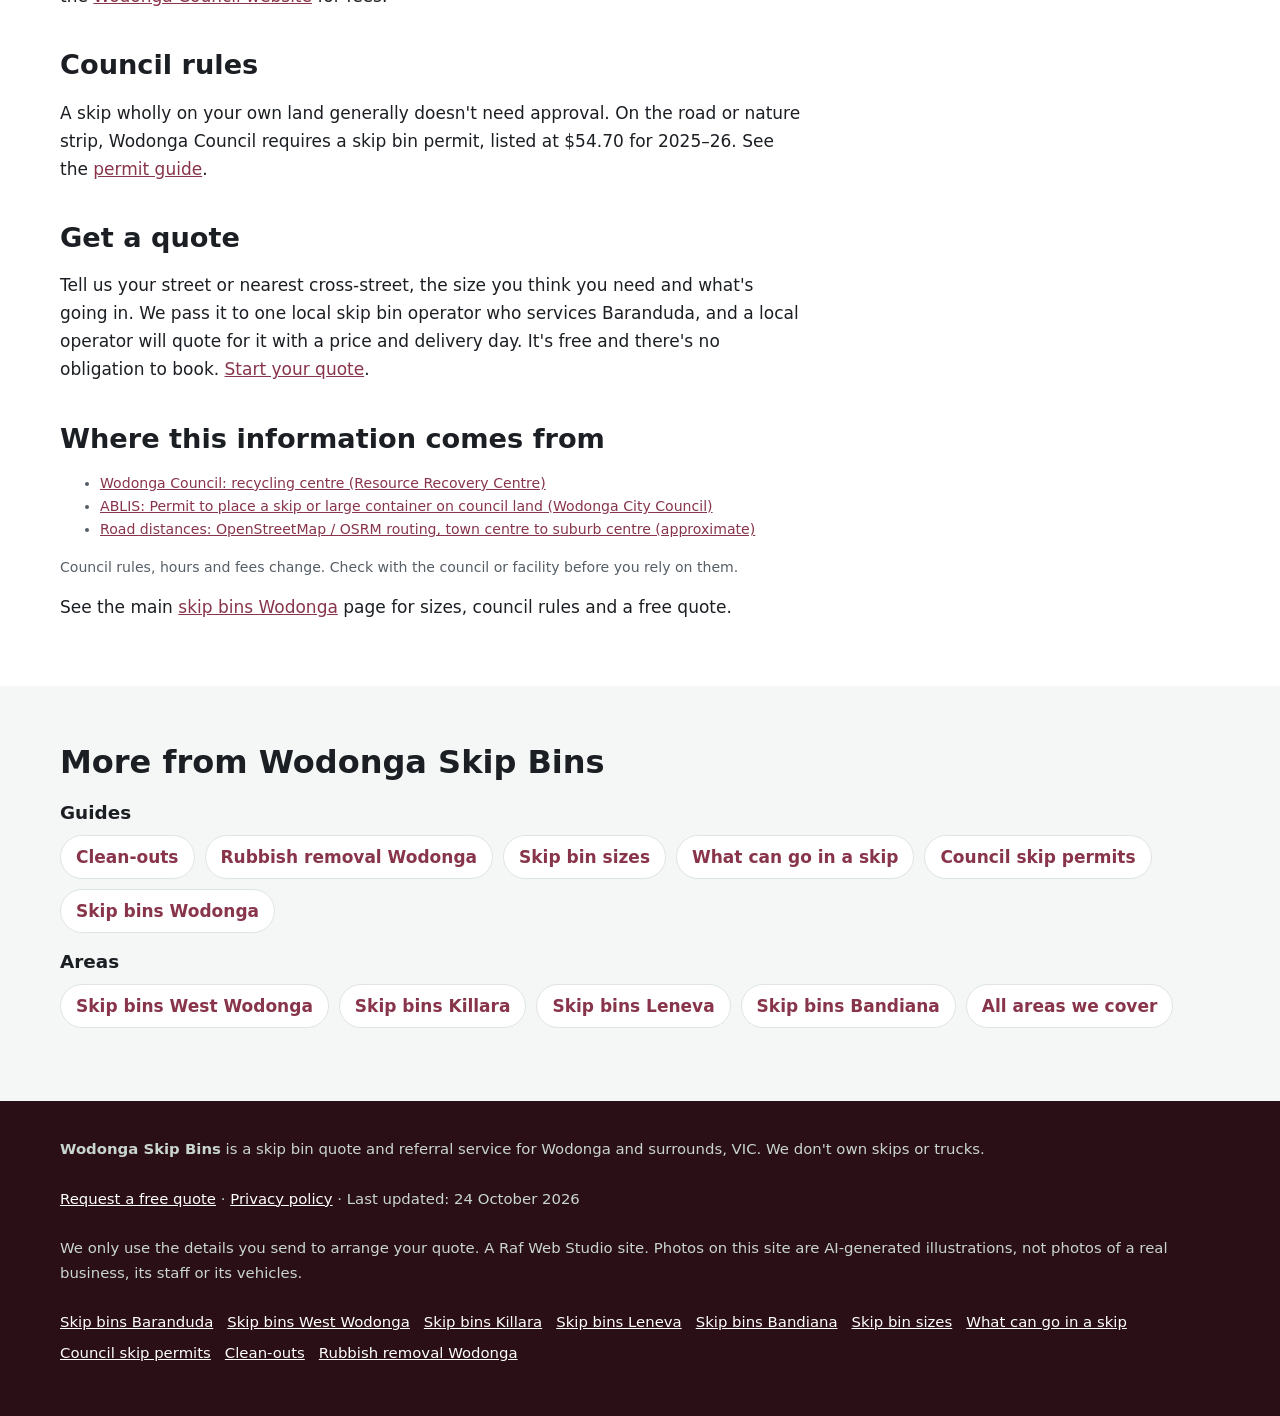
<file: skip-bins-baranduda/index.html>
<!doctype html>
<html lang="en-AU">
<head>
<meta charset="utf-8">
<!-- Search Console verification meta tag goes here once the property is created -->
<meta name="viewport" content="width=device-width, initial-scale=1">
<title>Skip Bins Baranduda | Free Skip Bin Hire Quotes, Baranduda VIC</title>
<meta name="description" content="Skip bin hire in Baranduda, Wodonga. Sizes for homes, builds and acreage, the Kane Road recovery centre, and Wodonga Council skip permits. Free quote.">
<link rel="canonical" href="https://wodongaskipbins.com/skip-bins-baranduda/">
<link rel="icon" href="/favicon.svg" type="image/svg+xml">
<meta name="theme-color" content="#6b2737">
<meta property="og:type" content="article">
<meta property="og:locale" content="en_AU">
<meta property="og:site_name" content="Wodonga Skip Bins">
<meta property="og:title" content="Skip Bins Baranduda | Free Skip Bin Hire Quotes, Baranduda VIC">
<meta property="og:description" content="Skip bin hire in Baranduda, Wodonga. Sizes for homes, builds and acreage, the Kane Road recovery centre, and Wodonga Council skip permits. Free quote.">
<meta property="og:url" content="https://wodongaskipbins.com/skip-bins-baranduda/">
<meta property="og:image" content="https://wodongaskipbins.com/img/hero.jpg">
<meta name="twitter:card" content="summary_large_image">
<script>document.documentElement.classList.add('js')</script>
<link rel="stylesheet" href="/styles.css">

<!-- Google tag (gtag.js) -->
<script async src="https://www.googletagmanager.com/gtag/js?id=G-WDCKTNWFEY"></script>
<script>
  window.dataLayer = window.dataLayer || [];
  function gtag(){dataLayer.push(arguments);}
  gtag('js', new Date());
  gtag('config', 'G-WDCKTNWFEY');
</script>

<script type="application/ld+json">
{
 "@context": "https://schema.org",
 "@type": "WebPage",
 "@id": "https://wodongaskipbins.com/skip-bins-baranduda/#webpage",
 "url": "https://wodongaskipbins.com/skip-bins-baranduda/",
 "name": "Skip Bins Baranduda | Free Skip Bin Hire Quotes, Baranduda VIC",
 "description": "Skip bin hire in Baranduda, Wodonga. Sizes for homes, builds and acreage, the Kane Road recovery centre, and Wodonga Council skip permits. Free quote.",
 "inLanguage": "en-AU",
 "dateModified": "2026-10-24",
 "isPartOf": {
  "@id": "https://wodongaskipbins.com/#website"
 }
}
</script>
<script type="application/ld+json">
{
 "@context": "https://schema.org",
 "@type": "BreadcrumbList",
 "itemListElement": [
  {
   "@type": "ListItem",
   "position": 1,
   "name": "Home",
   "item": "https://wodongaskipbins.com/"
  },
  {
   "@type": "ListItem",
   "position": 2,
   "name": "Skip bins Baranduda",
   "item": "https://wodongaskipbins.com/skip-bins-baranduda/"
  }
 ]
}
</script>
<script type="application/ld+json">
{
 "@context": "https://schema.org",
 "@type": "Service",
 "@id": "https://wodongaskipbins.com/skip-bins-baranduda/#service",
 "name": "Skip bin hire quotes in Baranduda",
 "serviceType": "Skip bin hire",
 "description": "Skip bin hire in Baranduda, Wodonga. Sizes for homes, builds and acreage, the Kane Road recovery centre, and Wodonga Council skip permits. Free quote.",
 "url": "https://wodongaskipbins.com/skip-bins-baranduda/",
 "provider": {
  "@type": "Organization",
  "name": "Wodonga Skip Bins",
  "url": "https://wodongaskipbins.com/"
 },
 "areaServed": [
  {
   "@type": "Place",
   "name": "Baranduda, VIC"
  }
 ]
}
</script>
</head>
<body>
<a class="skip-link" href="#main">Skip to content</a>

<header class="site-header">
  <div class="wrap">
    <a class="brand" href="/" aria-label="Wodonga Skip Bins home">
      <svg viewBox="0 0 64 64" aria-hidden="true"><rect width="64" height="64" rx="14" fill="#6b2737"/><path d="M12 24h40l-6 26H18z" fill="#efb84a"/><rect x="10" y="20" width="44" height="6" rx="2" fill="#fff"/></svg>
      Wodonga Skip Bins
    </a>
    <nav class="nav" aria-label="Main">
      <a href="/">Home</a>
      <a href="/skip-bin-sizes/">Sizes</a>
      <a href="/what-can-go-in-a-skip/">What goes in</a>
      <a href="/skip-bin-council-permit/">Council permits</a>
      <a href="/#areas">Areas</a>
      <a href="/#faq">FAQ</a>
    </nav>
    <a class="btn btn-call header-call" href="#quote">Get a free quote</a>
  </div>
</header>

<main id="main">
<section class="page-hero" aria-labelledby="h1">
  <div class="wrap">
    <nav class="crumbs" aria-label="Breadcrumb"><ol><li><a href="https://wodongaskipbins.com/">Home</a></li><li aria-current="page">Skip bins Baranduda</li></ol></nav>
    <h1 id="h1">Skip bins in Baranduda</h1>
    <p class="summary">In short: Skip bin hire in Baranduda, Wodonga. Sizes for homes, builds and acreage, the Kane Road recovery centre, and Wodonga Council skip permits. Free quote.</p>
    <p class="lead">Baranduda is about 11 km from central Wodonga by road. Here's what to know before you hire a skip, and how to get a free quote.</p>
    <p class="updated">Last updated: 24 October 2026</p>
  </div>
</section>
<div class="wrap page-grid">
  <article class="page-body">
<figure><img src="/img/card-build.jpg" width="900" height="600" style="aspect-ratio:3/2;object-fit:cover" alt="Illustration of a skip bin on a building site" decoding="async"><figcaption>AI-generated illustration, not a photo of a real business.</figcaption></figure>
<h2>Skip hire in Baranduda</h2>
<p>Baranduda is a growing area south of Wodonga, with new estates and larger lifestyle blocks. Builders' waste, landscaping and moving-house clean-outs are common. An 8–12 m³ skip suits a building site, and 4–6 m³ most household jobs.</p>
<h2>Access on new estates</h2>
<p>Tell the operator about kerbs, footpaths and soft ground on the block. A firm, level spot is best.</p>
<h2>Nearest tip</h2>
<p>Wodonga Council's <strong>Resource Recovery Centre</strong> is at 29 Kane Road. Council lists it as open Monday to Friday 9am to 5pm and weekends 10am to 4pm, closed Good Friday, Easter Sunday, Anzac Day, Christmas Day, Boxing Day and New Year's Day. Many recyclables are free to drop off, and general waste, green waste, timber, mattresses and tyres are accepted for a fee. It <strong>doesn't accept asbestos, cement sheeting or household chemicals</strong>. Call the centre on <a href="tel:0260229358">(02) 6022 9358</a> if you're unsure, and check the <a href="https://www.wodonga.vic.gov.au/" rel="noopener">Wodonga Council website</a> for fees.</p>
<h2>Council rules</h2>
<p>A skip wholly on your own land generally doesn't need approval. On the road or nature strip, Wodonga Council requires a skip bin permit, listed at $54.70 for 2025–26. See the <a href="/skip-bin-council-permit/">permit guide</a>.</p>
<h2>Get a quote</h2>
<p>Tell us your street or nearest cross-street, the size you think you need and what's going in. We pass it to one local skip bin operator who services Baranduda, and a local operator will quote for it with a price and delivery day. It's free and there's no obligation to book. <a href="#quote">Start your quote</a>.</p>
<h2>Where this information comes from</h2>
<ul class="sources"><li><a href="https://www.wodonga.vic.gov.au/Services/Recycling-and-Waste/Recycling-centre" rel="noopener">Wodonga Council: recycling centre (Resource Recovery Centre)</a></li><li><a href="https://ablis.business.gov.au/service/vic/permit-to-place-a-skip-or-large-container-on-council-land-wodonga-city-council/32023" rel="noopener">ABLIS: Permit to place a skip or large container on council land (Wodonga City Council)</a></li><li><a href="https://www.openstreetmap.org/" rel="noopener">Road distances: OpenStreetMap / OSRM routing, town centre to suburb centre (approximate)</a></li></ul>
<p class="sources">Council rules, hours and fees change. Check with the council or facility before you rely on them.</p>

<p class="home-link">See the main <a href="/">skip bins Wodonga</a> page for sizes, council rules and a free quote.</p>
  </article>
  <aside class="page-aside">
    <div class="hero-form-card" id="quote">
      <h2 id="quote-h">Get a free skip quote in Baranduda</h2>
      <form class="quote-form two-step" id="quote-form" action="https://formsubmit.co/quotes@wodongaskipbins.com" method="post" novalidate>
        <input type="hidden" name="_subject" value="New quote request – wodongaskipbins.com">
        <input type="hidden" name="_captcha" value="true">
        <input type="hidden" name="_template" value="table">
        <input type="hidden" name="_next" value="https://wodongaskipbins.com/thanks.html">
        <input type="hidden" name="_autoresponse" value="Thanks for your skip bin request. We&#x27;ve received it and are passing it to a local operator, who&#x27;ll be in touch shortly with availability and a price.">
        <input type="text" name="_honey" style="display:none" tabindex="-1" autocomplete="off" aria-hidden="true">
        <input type="hidden" name="source" value="wodongaskipbins.com">
        <input type="hidden" name="page" value="/skip-bins-baranduda/">
        <fieldset class="step step-1">
          <legend class="step-label">Step 1 of 2: your job</legend>
          <div class="full"><label for="suburb">Suburb or town <span class="req" aria-hidden="true">*</span></label>
            <select id="suburb" name="suburb" required><option value="">Choose your suburb</option><option>Wodonga</option><option>West Wodonga</option><option>Killara</option><option selected>Baranduda</option><option>Leneva</option><option>Bandiana</option><option>Bonegilla</option><option>Ebden</option><option>Huon Creek</option><option>Castle Creek</option><option>Barnawartha North</option><option value="Other">Other (tell us below)</option></select></div>
          <div class="full other-wrap"><label for="suburb_other">Other suburb or town</label><input id="suburb_other" name="suburb_other" type="text" autocomplete="address-level2"></div>
          <div><label for="size">Skip size</label>
            <select id="size" name="skip_size"><option value="Not sure">Not sure, help me choose</option><option>Skip bag (about 1 m³)</option><option>2 m³</option><option>3 m³</option><option>4 m³</option><option>6 m³</option><option>8 m³</option><option>9 m³</option><option>10–12 m³</option><option>Larger / hook-lift</option></select></div>
          <div><label for="waste">Waste type <span class="req" aria-hidden="true">*</span></label>
            <select id="waste" name="waste_type" required><option value="">Select one</option><option>General household</option><option>Green waste</option><option>Mixed renovation / building</option><option>Soil, concrete or bricks</option><option>Mixed, not sure</option><option>May contain asbestos</option></select></div>
          <div class="full js-only"><button class="btn btn-primary btn-block" type="button" id="to-step-2">Get my free quote →</button></div>
          <p class="microcopy full">Free, no obligation. We pass your request to one local skip bin operator who services your area.</p>
          <p class="form-error full" id="step1-error" role="alert" hidden>Please choose your suburb and waste type.</p>
        </fieldset>
        <fieldset class="step step-2" id="step-2">
          <legend class="step-label">Step 2 of 2: your details</legend>
          <div><label for="name">Name <span class="req" aria-hidden="true">*</span></label><input id="name" name="name" type="text" autocomplete="name" required></div>
          <div><label for="phone">Phone <span class="req" aria-hidden="true">*</span></label><input id="phone" name="phone" type="tel" autocomplete="tel" inputmode="tel" required></div>
          <div><label for="email">Email</label><input id="email" name="email" type="email" autocomplete="email"></div>
          <div><label for="date">Delivery date</label><input id="date" name="preferred_date" type="date"></div>
          <div class="full"><label for="message">Anything else?</label><textarea id="message" name="message" rows="2" placeholder="e.g. new build in Baranduda, acreage shed, skip on the nature strip, 7 days"></textarea></div>
          <p class="consent full">By sending this form you agree we can share your details with one local skip bin operator so they can quote for your job. See our <a href="/privacy.html">privacy policy</a>.</p>
          <div class="full step2-actions"><button class="btn btn-primary" type="submit">Send my quote request</button><button class="btn-link js-only" type="button" id="back-1">← Back</button></div>
        </fieldset>
      </form>
    </div>
  </aside>
</div>
<section class="alt" aria-labelledby="more-h">
  <div class="wrap">
    <h2 id="more-h">More from Wodonga Skip Bins</h2>
    <h3>Guides</h3>
    <ul class="link-list"><li><a href="/clean-outs/">Clean-outs</a></li><li><a href="/rubbish-removal-wodonga/">Rubbish removal Wodonga</a></li><li><a href="/skip-bin-sizes/">Skip bin sizes</a></li><li><a href="/what-can-go-in-a-skip/">What can go in a skip</a></li><li><a href="/skip-bin-council-permit/">Council skip permits</a></li><li><a href="/">Skip bins Wodonga</a></li></ul>
    <h3>Areas</h3>
    <ul class="link-list"><li><a href="/skip-bins-west-wodonga/">Skip bins West Wodonga</a></li><li><a href="/skip-bins-killara/">Skip bins Killara</a></li><li><a href="/skip-bins-leneva/">Skip bins Leneva</a></li><li><a href="/skip-bins-bandiana/">Skip bins Bandiana</a></li><li><a href="/#areas">All areas we cover</a></li></ul>
  </div>
</section>
</main>

<footer class="site-footer">
  <div class="wrap">
    <p><strong>Wodonga Skip Bins</strong> is a skip bin quote and referral service for Wodonga and surrounds, VIC. We don't own skips or trucks.</p>
    <p><a href="#quote">Request a free quote</a> · <a href="/privacy.html">Privacy policy</a> · Last updated: 24 October 2026</p>
    <p>We only use the details you send to arrange your quote. A Raf Web Studio site. Photos on this site are AI-generated illustrations, not photos of a real business, its staff or its vehicles.</p>
    <p class="footer-links"><a href="/skip-bins-baranduda/">Skip bins Baranduda</a> <a href="/skip-bins-west-wodonga/">Skip bins West Wodonga</a> <a href="/skip-bins-killara/">Skip bins Killara</a> <a href="/skip-bins-leneva/">Skip bins Leneva</a> <a href="/skip-bins-bandiana/">Skip bins Bandiana</a> <a href="/skip-bin-sizes/">Skip bin sizes</a> <a href="/what-can-go-in-a-skip/">What can go in a skip</a> <a href="/skip-bin-council-permit/">Council skip permits</a> <a href="/clean-outs/">Clean-outs</a> <a href="/rubbish-removal-wodonga/">Rubbish removal Wodonga</a></p>
  </div>
</footer>

<div class="mobile-call" aria-label="Quick contact">
  <a class="btn btn-call" href="#quote">Get a free quote</a>
</div>
<script src="/form.js" defer></script>
</body>
</html>
</file>
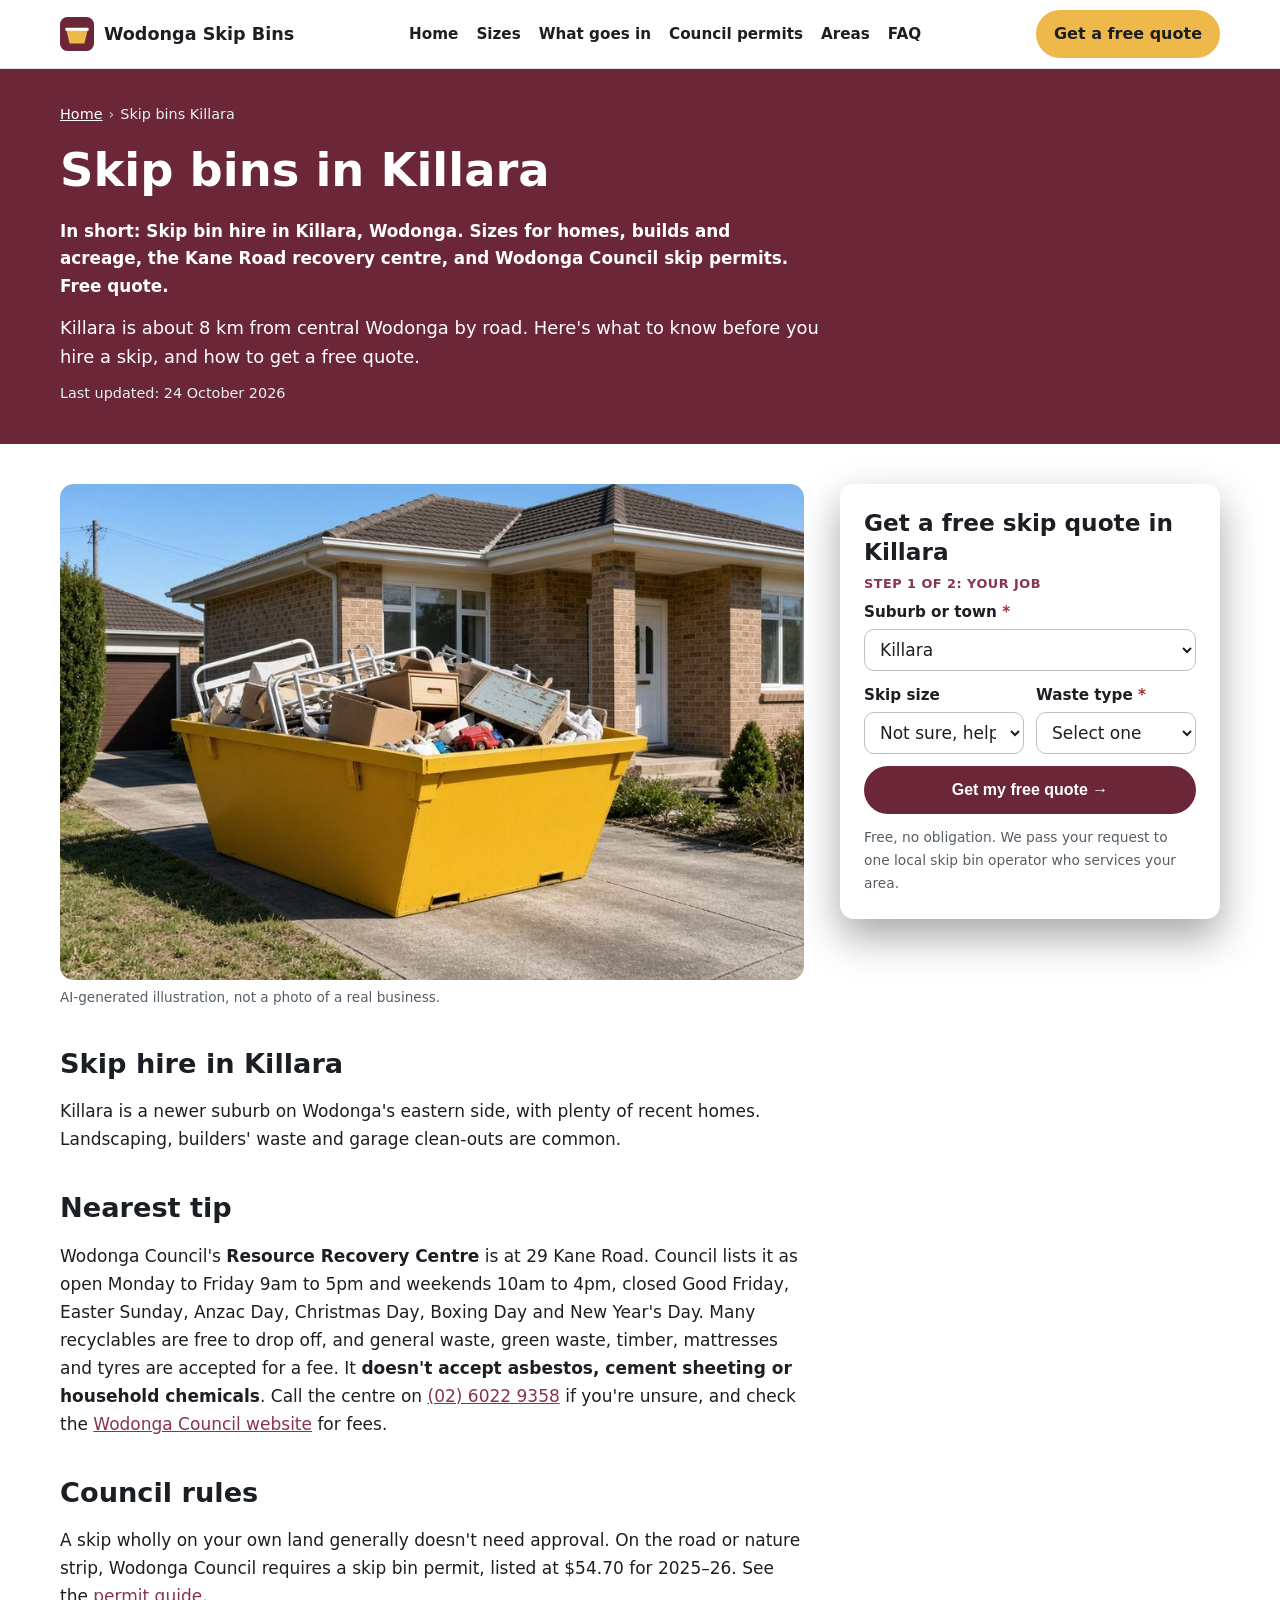
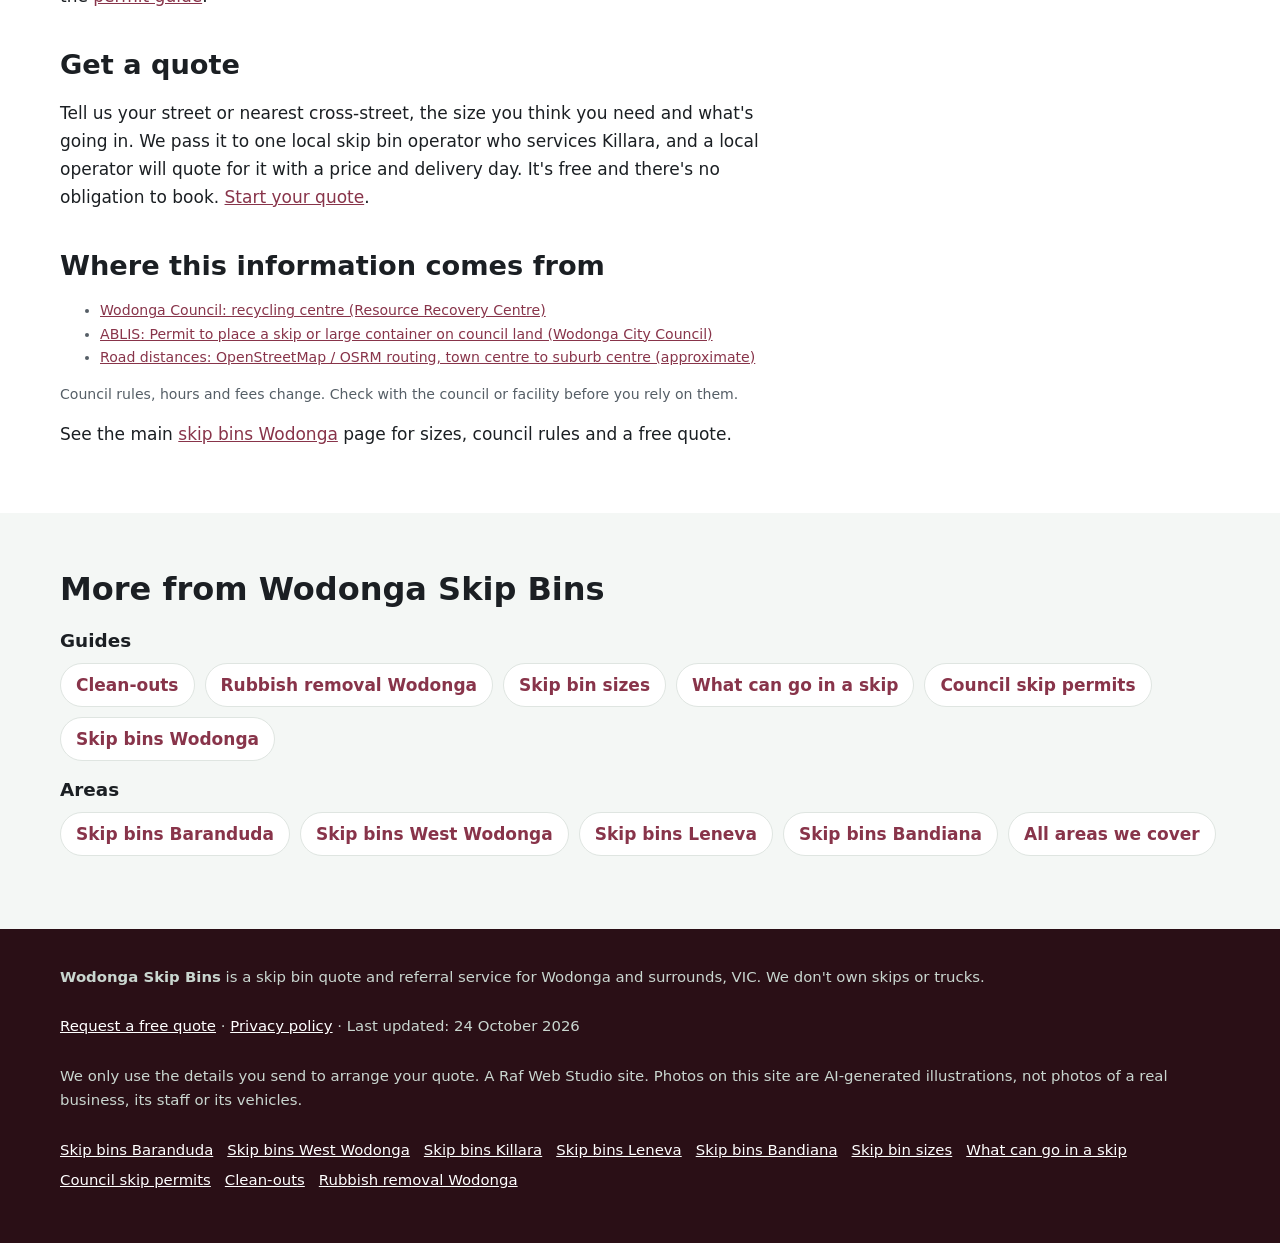
<file: skip-bins-killara/index.html>
<!doctype html>
<html lang="en-AU">
<head>
<meta charset="utf-8">
<!-- Search Console verification meta tag goes here once the property is created -->
<meta name="viewport" content="width=device-width, initial-scale=1">
<title>Skip Bins Killara | Free Skip Bin Hire Quotes, Killara VIC</title>
<meta name="description" content="Skip bin hire in Killara, Wodonga. Sizes for homes, builds and acreage, the Kane Road recovery centre, and Wodonga Council skip permits. Free quote.">
<link rel="canonical" href="https://wodongaskipbins.com/skip-bins-killara/">
<link rel="icon" href="/favicon.svg" type="image/svg+xml">
<meta name="theme-color" content="#6b2737">
<meta property="og:type" content="article">
<meta property="og:locale" content="en_AU">
<meta property="og:site_name" content="Wodonga Skip Bins">
<meta property="og:title" content="Skip Bins Killara | Free Skip Bin Hire Quotes, Killara VIC">
<meta property="og:description" content="Skip bin hire in Killara, Wodonga. Sizes for homes, builds and acreage, the Kane Road recovery centre, and Wodonga Council skip permits. Free quote.">
<meta property="og:url" content="https://wodongaskipbins.com/skip-bins-killara/">
<meta property="og:image" content="https://wodongaskipbins.com/img/hero.jpg">
<meta name="twitter:card" content="summary_large_image">
<script>document.documentElement.classList.add('js')</script>
<link rel="stylesheet" href="/styles.css">

<!-- Google tag (gtag.js) -->
<script async src="https://www.googletagmanager.com/gtag/js?id=G-WDCKTNWFEY"></script>
<script>
  window.dataLayer = window.dataLayer || [];
  function gtag(){dataLayer.push(arguments);}
  gtag('js', new Date());
  gtag('config', 'G-WDCKTNWFEY');
</script>

<script type="application/ld+json">
{
 "@context": "https://schema.org",
 "@type": "WebPage",
 "@id": "https://wodongaskipbins.com/skip-bins-killara/#webpage",
 "url": "https://wodongaskipbins.com/skip-bins-killara/",
 "name": "Skip Bins Killara | Free Skip Bin Hire Quotes, Killara VIC",
 "description": "Skip bin hire in Killara, Wodonga. Sizes for homes, builds and acreage, the Kane Road recovery centre, and Wodonga Council skip permits. Free quote.",
 "inLanguage": "en-AU",
 "dateModified": "2026-10-24",
 "isPartOf": {
  "@id": "https://wodongaskipbins.com/#website"
 }
}
</script>
<script type="application/ld+json">
{
 "@context": "https://schema.org",
 "@type": "BreadcrumbList",
 "itemListElement": [
  {
   "@type": "ListItem",
   "position": 1,
   "name": "Home",
   "item": "https://wodongaskipbins.com/"
  },
  {
   "@type": "ListItem",
   "position": 2,
   "name": "Skip bins Killara",
   "item": "https://wodongaskipbins.com/skip-bins-killara/"
  }
 ]
}
</script>
<script type="application/ld+json">
{
 "@context": "https://schema.org",
 "@type": "Service",
 "@id": "https://wodongaskipbins.com/skip-bins-killara/#service",
 "name": "Skip bin hire quotes in Killara",
 "serviceType": "Skip bin hire",
 "description": "Skip bin hire in Killara, Wodonga. Sizes for homes, builds and acreage, the Kane Road recovery centre, and Wodonga Council skip permits. Free quote.",
 "url": "https://wodongaskipbins.com/skip-bins-killara/",
 "provider": {
  "@type": "Organization",
  "name": "Wodonga Skip Bins",
  "url": "https://wodongaskipbins.com/"
 },
 "areaServed": [
  {
   "@type": "Place",
   "name": "Killara, VIC"
  }
 ]
}
</script>
</head>
<body>
<a class="skip-link" href="#main">Skip to content</a>

<header class="site-header">
  <div class="wrap">
    <a class="brand" href="/" aria-label="Wodonga Skip Bins home">
      <svg viewBox="0 0 64 64" aria-hidden="true"><rect width="64" height="64" rx="14" fill="#6b2737"/><path d="M12 24h40l-6 26H18z" fill="#efb84a"/><rect x="10" y="20" width="44" height="6" rx="2" fill="#fff"/></svg>
      Wodonga Skip Bins
    </a>
    <nav class="nav" aria-label="Main">
      <a href="/">Home</a>
      <a href="/skip-bin-sizes/">Sizes</a>
      <a href="/what-can-go-in-a-skip/">What goes in</a>
      <a href="/skip-bin-council-permit/">Council permits</a>
      <a href="/#areas">Areas</a>
      <a href="/#faq">FAQ</a>
    </nav>
    <a class="btn btn-call header-call" href="#quote">Get a free quote</a>
  </div>
</header>

<main id="main">
<section class="page-hero" aria-labelledby="h1">
  <div class="wrap">
    <nav class="crumbs" aria-label="Breadcrumb"><ol><li><a href="https://wodongaskipbins.com/">Home</a></li><li aria-current="page">Skip bins Killara</li></ol></nav>
    <h1 id="h1">Skip bins in Killara</h1>
    <p class="summary">In short: Skip bin hire in Killara, Wodonga. Sizes for homes, builds and acreage, the Kane Road recovery centre, and Wodonga Council skip permits. Free quote.</p>
    <p class="lead">Killara is about 8 km from central Wodonga by road. Here's what to know before you hire a skip, and how to get a free quote.</p>
    <p class="updated">Last updated: 24 October 2026</p>
  </div>
</section>
<div class="wrap page-grid">
  <article class="page-body">
<figure><img src="/img/card-home.jpg" width="900" height="600" style="aspect-ratio:3/2;object-fit:cover" alt="Illustration of a skip bin outside a home" decoding="async"><figcaption>AI-generated illustration, not a photo of a real business.</figcaption></figure>
<h2>Skip hire in Killara</h2>
<p>Killara is a newer suburb on Wodonga's eastern side, with plenty of recent homes. Landscaping, builders' waste and garage clean-outs are common.</p>
<h2>Nearest tip</h2>
<p>Wodonga Council's <strong>Resource Recovery Centre</strong> is at 29 Kane Road. Council lists it as open Monday to Friday 9am to 5pm and weekends 10am to 4pm, closed Good Friday, Easter Sunday, Anzac Day, Christmas Day, Boxing Day and New Year's Day. Many recyclables are free to drop off, and general waste, green waste, timber, mattresses and tyres are accepted for a fee. It <strong>doesn't accept asbestos, cement sheeting or household chemicals</strong>. Call the centre on <a href="tel:0260229358">(02) 6022 9358</a> if you're unsure, and check the <a href="https://www.wodonga.vic.gov.au/" rel="noopener">Wodonga Council website</a> for fees.</p>
<h2>Council rules</h2>
<p>A skip wholly on your own land generally doesn't need approval. On the road or nature strip, Wodonga Council requires a skip bin permit, listed at $54.70 for 2025–26. See the <a href="/skip-bin-council-permit/">permit guide</a>.</p>
<h2>Get a quote</h2>
<p>Tell us your street or nearest cross-street, the size you think you need and what's going in. We pass it to one local skip bin operator who services Killara, and a local operator will quote for it with a price and delivery day. It's free and there's no obligation to book. <a href="#quote">Start your quote</a>.</p>
<h2>Where this information comes from</h2>
<ul class="sources"><li><a href="https://www.wodonga.vic.gov.au/Services/Recycling-and-Waste/Recycling-centre" rel="noopener">Wodonga Council: recycling centre (Resource Recovery Centre)</a></li><li><a href="https://ablis.business.gov.au/service/vic/permit-to-place-a-skip-or-large-container-on-council-land-wodonga-city-council/32023" rel="noopener">ABLIS: Permit to place a skip or large container on council land (Wodonga City Council)</a></li><li><a href="https://www.openstreetmap.org/" rel="noopener">Road distances: OpenStreetMap / OSRM routing, town centre to suburb centre (approximate)</a></li></ul>
<p class="sources">Council rules, hours and fees change. Check with the council or facility before you rely on them.</p>

<p class="home-link">See the main <a href="/">skip bins Wodonga</a> page for sizes, council rules and a free quote.</p>
  </article>
  <aside class="page-aside">
    <div class="hero-form-card" id="quote">
      <h2 id="quote-h">Get a free skip quote in Killara</h2>
      <form class="quote-form two-step" id="quote-form" action="https://formsubmit.co/quotes@wodongaskipbins.com" method="post" novalidate>
        <input type="hidden" name="_subject" value="New quote request – wodongaskipbins.com">
        <input type="hidden" name="_captcha" value="true">
        <input type="hidden" name="_template" value="table">
        <input type="hidden" name="_next" value="https://wodongaskipbins.com/thanks.html">
        <input type="hidden" name="_autoresponse" value="Thanks for your skip bin request. We&#x27;ve received it and are passing it to a local operator, who&#x27;ll be in touch shortly with availability and a price.">
        <input type="text" name="_honey" style="display:none" tabindex="-1" autocomplete="off" aria-hidden="true">
        <input type="hidden" name="source" value="wodongaskipbins.com">
        <input type="hidden" name="page" value="/skip-bins-killara/">
        <fieldset class="step step-1">
          <legend class="step-label">Step 1 of 2: your job</legend>
          <div class="full"><label for="suburb">Suburb or town <span class="req" aria-hidden="true">*</span></label>
            <select id="suburb" name="suburb" required><option value="">Choose your suburb</option><option>Wodonga</option><option>West Wodonga</option><option selected>Killara</option><option>Baranduda</option><option>Leneva</option><option>Bandiana</option><option>Bonegilla</option><option>Ebden</option><option>Huon Creek</option><option>Castle Creek</option><option>Barnawartha North</option><option value="Other">Other (tell us below)</option></select></div>
          <div class="full other-wrap"><label for="suburb_other">Other suburb or town</label><input id="suburb_other" name="suburb_other" type="text" autocomplete="address-level2"></div>
          <div><label for="size">Skip size</label>
            <select id="size" name="skip_size"><option value="Not sure">Not sure, help me choose</option><option>Skip bag (about 1 m³)</option><option>2 m³</option><option>3 m³</option><option>4 m³</option><option>6 m³</option><option>8 m³</option><option>9 m³</option><option>10–12 m³</option><option>Larger / hook-lift</option></select></div>
          <div><label for="waste">Waste type <span class="req" aria-hidden="true">*</span></label>
            <select id="waste" name="waste_type" required><option value="">Select one</option><option>General household</option><option>Green waste</option><option>Mixed renovation / building</option><option>Soil, concrete or bricks</option><option>Mixed, not sure</option><option>May contain asbestos</option></select></div>
          <div class="full js-only"><button class="btn btn-primary btn-block" type="button" id="to-step-2">Get my free quote →</button></div>
          <p class="microcopy full">Free, no obligation. We pass your request to one local skip bin operator who services your area.</p>
          <p class="form-error full" id="step1-error" role="alert" hidden>Please choose your suburb and waste type.</p>
        </fieldset>
        <fieldset class="step step-2" id="step-2">
          <legend class="step-label">Step 2 of 2: your details</legend>
          <div><label for="name">Name <span class="req" aria-hidden="true">*</span></label><input id="name" name="name" type="text" autocomplete="name" required></div>
          <div><label for="phone">Phone <span class="req" aria-hidden="true">*</span></label><input id="phone" name="phone" type="tel" autocomplete="tel" inputmode="tel" required></div>
          <div><label for="email">Email</label><input id="email" name="email" type="email" autocomplete="email"></div>
          <div><label for="date">Delivery date</label><input id="date" name="preferred_date" type="date"></div>
          <div class="full"><label for="message">Anything else?</label><textarea id="message" name="message" rows="2" placeholder="e.g. new build in Baranduda, acreage shed, skip on the nature strip, 7 days"></textarea></div>
          <p class="consent full">By sending this form you agree we can share your details with one local skip bin operator so they can quote for your job. See our <a href="/privacy.html">privacy policy</a>.</p>
          <div class="full step2-actions"><button class="btn btn-primary" type="submit">Send my quote request</button><button class="btn-link js-only" type="button" id="back-1">← Back</button></div>
        </fieldset>
      </form>
    </div>
  </aside>
</div>
<section class="alt" aria-labelledby="more-h">
  <div class="wrap">
    <h2 id="more-h">More from Wodonga Skip Bins</h2>
    <h3>Guides</h3>
    <ul class="link-list"><li><a href="/clean-outs/">Clean-outs</a></li><li><a href="/rubbish-removal-wodonga/">Rubbish removal Wodonga</a></li><li><a href="/skip-bin-sizes/">Skip bin sizes</a></li><li><a href="/what-can-go-in-a-skip/">What can go in a skip</a></li><li><a href="/skip-bin-council-permit/">Council skip permits</a></li><li><a href="/">Skip bins Wodonga</a></li></ul>
    <h3>Areas</h3>
    <ul class="link-list"><li><a href="/skip-bins-baranduda/">Skip bins Baranduda</a></li><li><a href="/skip-bins-west-wodonga/">Skip bins West Wodonga</a></li><li><a href="/skip-bins-leneva/">Skip bins Leneva</a></li><li><a href="/skip-bins-bandiana/">Skip bins Bandiana</a></li><li><a href="/#areas">All areas we cover</a></li></ul>
  </div>
</section>
</main>

<footer class="site-footer">
  <div class="wrap">
    <p><strong>Wodonga Skip Bins</strong> is a skip bin quote and referral service for Wodonga and surrounds, VIC. We don't own skips or trucks.</p>
    <p><a href="#quote">Request a free quote</a> · <a href="/privacy.html">Privacy policy</a> · Last updated: 24 October 2026</p>
    <p>We only use the details you send to arrange your quote. A Raf Web Studio site. Photos on this site are AI-generated illustrations, not photos of a real business, its staff or its vehicles.</p>
    <p class="footer-links"><a href="/skip-bins-baranduda/">Skip bins Baranduda</a> <a href="/skip-bins-west-wodonga/">Skip bins West Wodonga</a> <a href="/skip-bins-killara/">Skip bins Killara</a> <a href="/skip-bins-leneva/">Skip bins Leneva</a> <a href="/skip-bins-bandiana/">Skip bins Bandiana</a> <a href="/skip-bin-sizes/">Skip bin sizes</a> <a href="/what-can-go-in-a-skip/">What can go in a skip</a> <a href="/skip-bin-council-permit/">Council skip permits</a> <a href="/clean-outs/">Clean-outs</a> <a href="/rubbish-removal-wodonga/">Rubbish removal Wodonga</a></p>
  </div>
</footer>

<div class="mobile-call" aria-label="Quick contact">
  <a class="btn btn-call" href="#quote">Get a free quote</a>
</div>
<script src="/form.js" defer></script>
</body>
</html>
</file>
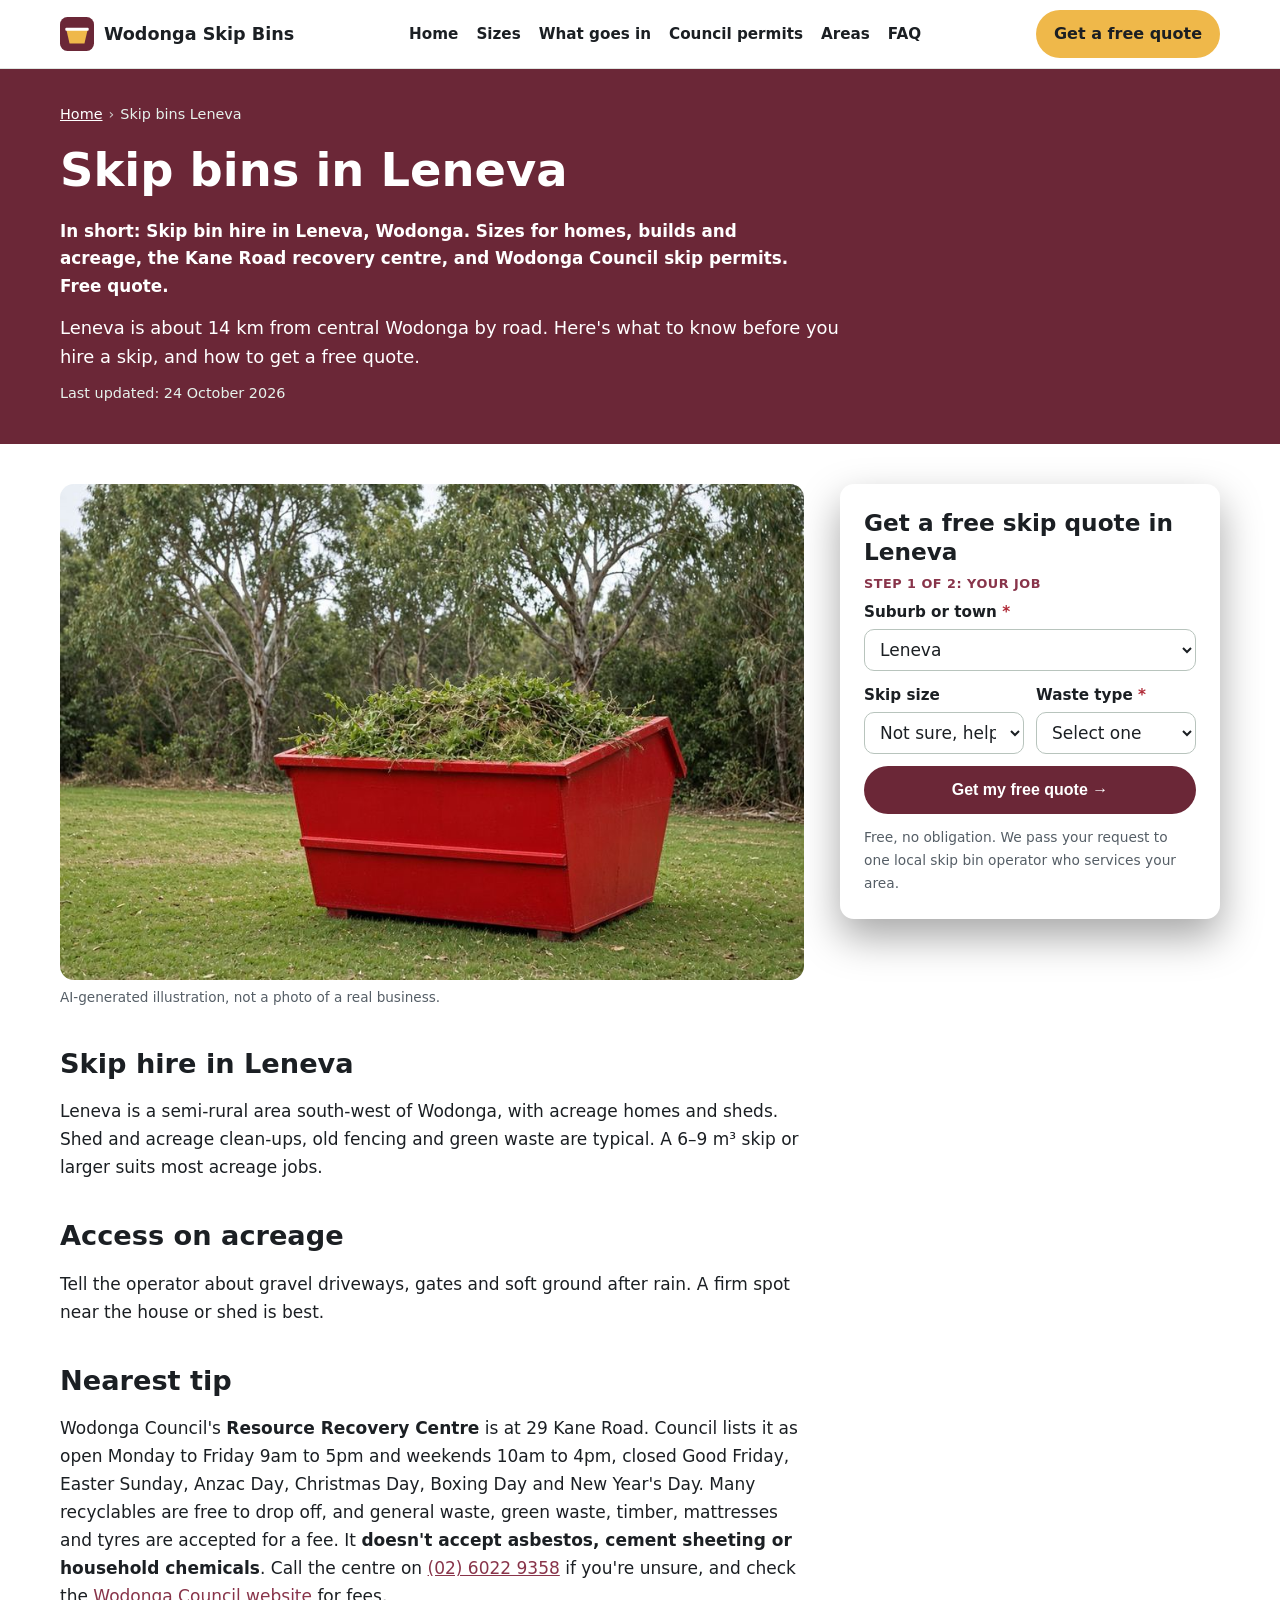
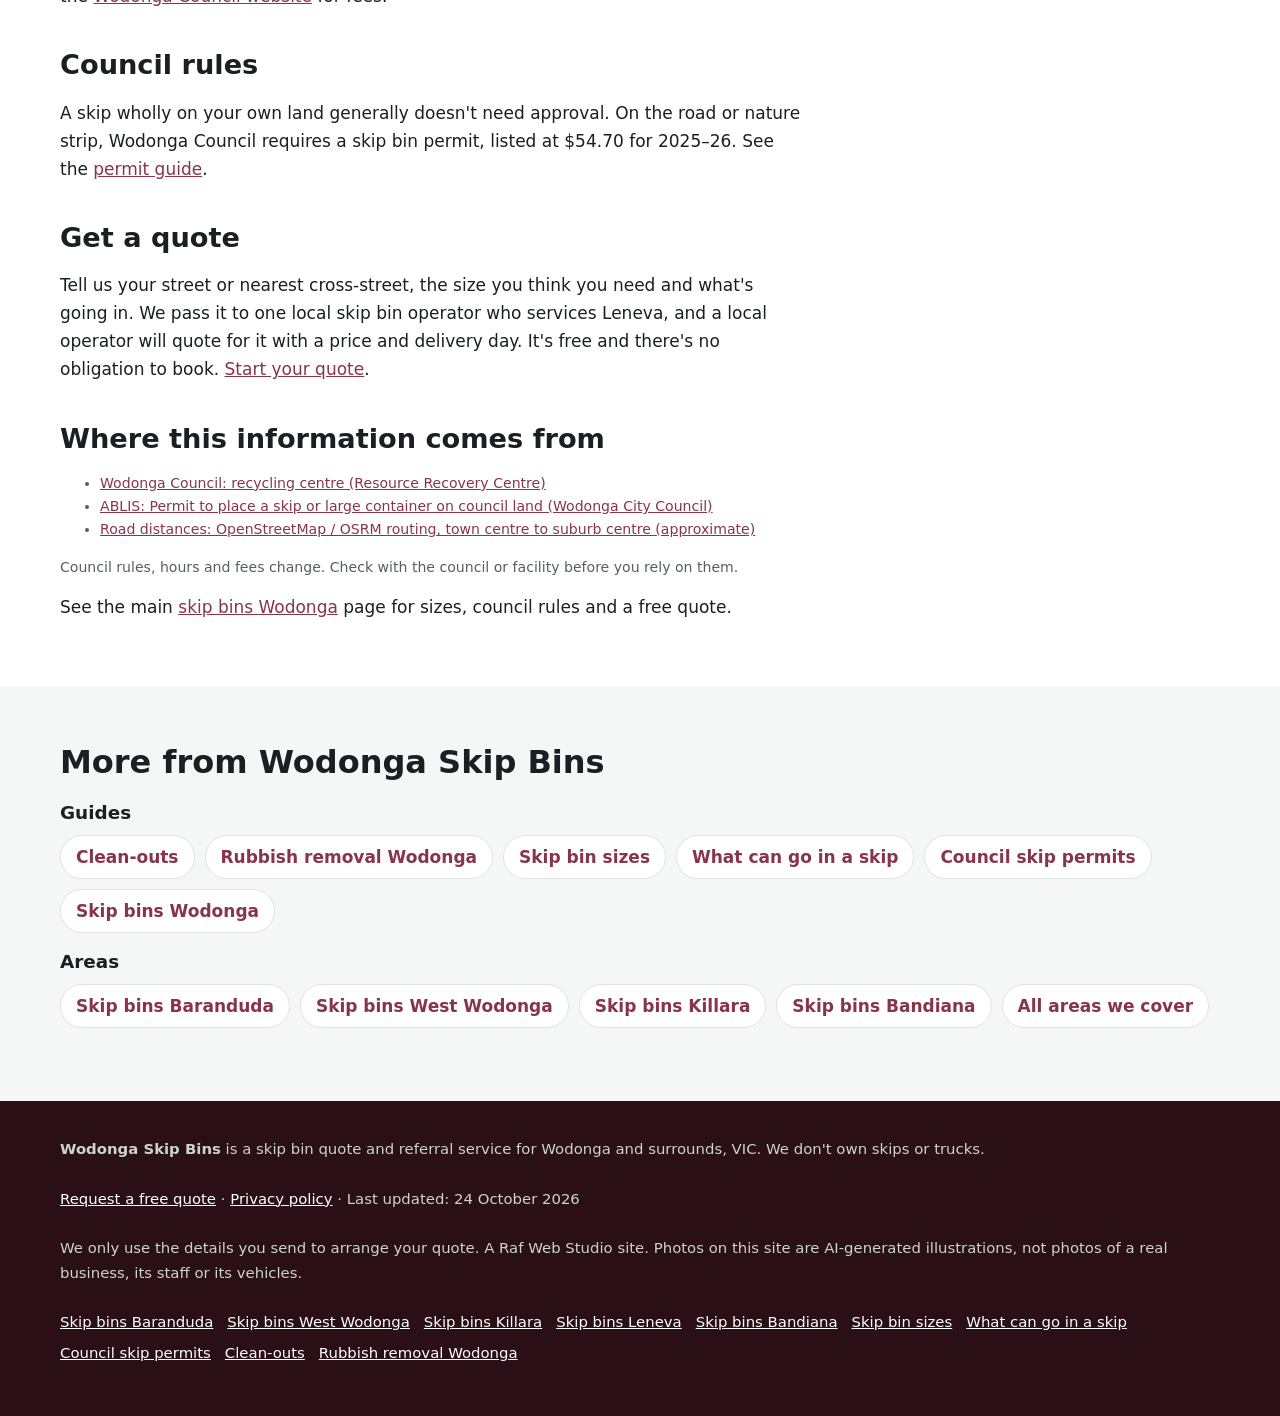
<file: skip-bins-leneva/index.html>
<!doctype html>
<html lang="en-AU">
<head>
<meta charset="utf-8">
<!-- Search Console verification meta tag goes here once the property is created -->
<meta name="viewport" content="width=device-width, initial-scale=1">
<title>Skip Bins Leneva | Free Skip Bin Hire Quotes, Leneva VIC</title>
<meta name="description" content="Skip bin hire in Leneva, Wodonga. Sizes for homes, builds and acreage, the Kane Road recovery centre, and Wodonga Council skip permits. Free quote.">
<link rel="canonical" href="https://wodongaskipbins.com/skip-bins-leneva/">
<link rel="icon" href="/favicon.svg" type="image/svg+xml">
<meta name="theme-color" content="#6b2737">
<meta property="og:type" content="article">
<meta property="og:locale" content="en_AU">
<meta property="og:site_name" content="Wodonga Skip Bins">
<meta property="og:title" content="Skip Bins Leneva | Free Skip Bin Hire Quotes, Leneva VIC">
<meta property="og:description" content="Skip bin hire in Leneva, Wodonga. Sizes for homes, builds and acreage, the Kane Road recovery centre, and Wodonga Council skip permits. Free quote.">
<meta property="og:url" content="https://wodongaskipbins.com/skip-bins-leneva/">
<meta property="og:image" content="https://wodongaskipbins.com/img/hero.jpg">
<meta name="twitter:card" content="summary_large_image">
<script>document.documentElement.classList.add('js')</script>
<link rel="stylesheet" href="/styles.css">

<!-- Google tag (gtag.js) -->
<script async src="https://www.googletagmanager.com/gtag/js?id=G-WDCKTNWFEY"></script>
<script>
  window.dataLayer = window.dataLayer || [];
  function gtag(){dataLayer.push(arguments);}
  gtag('js', new Date());
  gtag('config', 'G-WDCKTNWFEY');
</script>

<script type="application/ld+json">
{
 "@context": "https://schema.org",
 "@type": "WebPage",
 "@id": "https://wodongaskipbins.com/skip-bins-leneva/#webpage",
 "url": "https://wodongaskipbins.com/skip-bins-leneva/",
 "name": "Skip Bins Leneva | Free Skip Bin Hire Quotes, Leneva VIC",
 "description": "Skip bin hire in Leneva, Wodonga. Sizes for homes, builds and acreage, the Kane Road recovery centre, and Wodonga Council skip permits. Free quote.",
 "inLanguage": "en-AU",
 "dateModified": "2026-10-24",
 "isPartOf": {
  "@id": "https://wodongaskipbins.com/#website"
 }
}
</script>
<script type="application/ld+json">
{
 "@context": "https://schema.org",
 "@type": "BreadcrumbList",
 "itemListElement": [
  {
   "@type": "ListItem",
   "position": 1,
   "name": "Home",
   "item": "https://wodongaskipbins.com/"
  },
  {
   "@type": "ListItem",
   "position": 2,
   "name": "Skip bins Leneva",
   "item": "https://wodongaskipbins.com/skip-bins-leneva/"
  }
 ]
}
</script>
<script type="application/ld+json">
{
 "@context": "https://schema.org",
 "@type": "Service",
 "@id": "https://wodongaskipbins.com/skip-bins-leneva/#service",
 "name": "Skip bin hire quotes in Leneva",
 "serviceType": "Skip bin hire",
 "description": "Skip bin hire in Leneva, Wodonga. Sizes for homes, builds and acreage, the Kane Road recovery centre, and Wodonga Council skip permits. Free quote.",
 "url": "https://wodongaskipbins.com/skip-bins-leneva/",
 "provider": {
  "@type": "Organization",
  "name": "Wodonga Skip Bins",
  "url": "https://wodongaskipbins.com/"
 },
 "areaServed": [
  {
   "@type": "Place",
   "name": "Leneva, VIC"
  }
 ]
}
</script>
</head>
<body>
<a class="skip-link" href="#main">Skip to content</a>

<header class="site-header">
  <div class="wrap">
    <a class="brand" href="/" aria-label="Wodonga Skip Bins home">
      <svg viewBox="0 0 64 64" aria-hidden="true"><rect width="64" height="64" rx="14" fill="#6b2737"/><path d="M12 24h40l-6 26H18z" fill="#efb84a"/><rect x="10" y="20" width="44" height="6" rx="2" fill="#fff"/></svg>
      Wodonga Skip Bins
    </a>
    <nav class="nav" aria-label="Main">
      <a href="/">Home</a>
      <a href="/skip-bin-sizes/">Sizes</a>
      <a href="/what-can-go-in-a-skip/">What goes in</a>
      <a href="/skip-bin-council-permit/">Council permits</a>
      <a href="/#areas">Areas</a>
      <a href="/#faq">FAQ</a>
    </nav>
    <a class="btn btn-call header-call" href="#quote">Get a free quote</a>
  </div>
</header>

<main id="main">
<section class="page-hero" aria-labelledby="h1">
  <div class="wrap">
    <nav class="crumbs" aria-label="Breadcrumb"><ol><li><a href="https://wodongaskipbins.com/">Home</a></li><li aria-current="page">Skip bins Leneva</li></ol></nav>
    <h1 id="h1">Skip bins in Leneva</h1>
    <p class="summary">In short: Skip bin hire in Leneva, Wodonga. Sizes for homes, builds and acreage, the Kane Road recovery centre, and Wodonga Council skip permits. Free quote.</p>
    <p class="lead">Leneva is about 14 km from central Wodonga by road. Here's what to know before you hire a skip, and how to get a free quote.</p>
    <p class="updated">Last updated: 24 October 2026</p>
  </div>
</section>
<div class="wrap page-grid">
  <article class="page-body">
<figure><img src="/img/card-green.jpg" width="900" height="600" style="aspect-ratio:3/2;object-fit:cover" alt="Illustration of a skip bin with green waste" decoding="async"><figcaption>AI-generated illustration, not a photo of a real business.</figcaption></figure>
<h2>Skip hire in Leneva</h2>
<p>Leneva is a semi-rural area south-west of Wodonga, with acreage homes and sheds. Shed and acreage clean-ups, old fencing and green waste are typical. A 6–9 m³ skip or larger suits most acreage jobs.</p>
<h2>Access on acreage</h2>
<p>Tell the operator about gravel driveways, gates and soft ground after rain. A firm spot near the house or shed is best.</p>
<h2>Nearest tip</h2>
<p>Wodonga Council's <strong>Resource Recovery Centre</strong> is at 29 Kane Road. Council lists it as open Monday to Friday 9am to 5pm and weekends 10am to 4pm, closed Good Friday, Easter Sunday, Anzac Day, Christmas Day, Boxing Day and New Year's Day. Many recyclables are free to drop off, and general waste, green waste, timber, mattresses and tyres are accepted for a fee. It <strong>doesn't accept asbestos, cement sheeting or household chemicals</strong>. Call the centre on <a href="tel:0260229358">(02) 6022 9358</a> if you're unsure, and check the <a href="https://www.wodonga.vic.gov.au/" rel="noopener">Wodonga Council website</a> for fees.</p>
<h2>Council rules</h2>
<p>A skip wholly on your own land generally doesn't need approval. On the road or nature strip, Wodonga Council requires a skip bin permit, listed at $54.70 for 2025–26. See the <a href="/skip-bin-council-permit/">permit guide</a>.</p>
<h2>Get a quote</h2>
<p>Tell us your street or nearest cross-street, the size you think you need and what's going in. We pass it to one local skip bin operator who services Leneva, and a local operator will quote for it with a price and delivery day. It's free and there's no obligation to book. <a href="#quote">Start your quote</a>.</p>
<h2>Where this information comes from</h2>
<ul class="sources"><li><a href="https://www.wodonga.vic.gov.au/Services/Recycling-and-Waste/Recycling-centre" rel="noopener">Wodonga Council: recycling centre (Resource Recovery Centre)</a></li><li><a href="https://ablis.business.gov.au/service/vic/permit-to-place-a-skip-or-large-container-on-council-land-wodonga-city-council/32023" rel="noopener">ABLIS: Permit to place a skip or large container on council land (Wodonga City Council)</a></li><li><a href="https://www.openstreetmap.org/" rel="noopener">Road distances: OpenStreetMap / OSRM routing, town centre to suburb centre (approximate)</a></li></ul>
<p class="sources">Council rules, hours and fees change. Check with the council or facility before you rely on them.</p>

<p class="home-link">See the main <a href="/">skip bins Wodonga</a> page for sizes, council rules and a free quote.</p>
  </article>
  <aside class="page-aside">
    <div class="hero-form-card" id="quote">
      <h2 id="quote-h">Get a free skip quote in Leneva</h2>
      <form class="quote-form two-step" id="quote-form" action="https://formsubmit.co/quotes@wodongaskipbins.com" method="post" novalidate>
        <input type="hidden" name="_subject" value="New quote request – wodongaskipbins.com">
        <input type="hidden" name="_captcha" value="true">
        <input type="hidden" name="_template" value="table">
        <input type="hidden" name="_next" value="https://wodongaskipbins.com/thanks.html">
        <input type="hidden" name="_autoresponse" value="Thanks for your skip bin request. We&#x27;ve received it and are passing it to a local operator, who&#x27;ll be in touch shortly with availability and a price.">
        <input type="text" name="_honey" style="display:none" tabindex="-1" autocomplete="off" aria-hidden="true">
        <input type="hidden" name="source" value="wodongaskipbins.com">
        <input type="hidden" name="page" value="/skip-bins-leneva/">
        <fieldset class="step step-1">
          <legend class="step-label">Step 1 of 2: your job</legend>
          <div class="full"><label for="suburb">Suburb or town <span class="req" aria-hidden="true">*</span></label>
            <select id="suburb" name="suburb" required><option value="">Choose your suburb</option><option>Wodonga</option><option>West Wodonga</option><option>Killara</option><option>Baranduda</option><option selected>Leneva</option><option>Bandiana</option><option>Bonegilla</option><option>Ebden</option><option>Huon Creek</option><option>Castle Creek</option><option>Barnawartha North</option><option value="Other">Other (tell us below)</option></select></div>
          <div class="full other-wrap"><label for="suburb_other">Other suburb or town</label><input id="suburb_other" name="suburb_other" type="text" autocomplete="address-level2"></div>
          <div><label for="size">Skip size</label>
            <select id="size" name="skip_size"><option value="Not sure">Not sure, help me choose</option><option>Skip bag (about 1 m³)</option><option>2 m³</option><option>3 m³</option><option>4 m³</option><option>6 m³</option><option>8 m³</option><option>9 m³</option><option>10–12 m³</option><option>Larger / hook-lift</option></select></div>
          <div><label for="waste">Waste type <span class="req" aria-hidden="true">*</span></label>
            <select id="waste" name="waste_type" required><option value="">Select one</option><option>General household</option><option>Green waste</option><option>Mixed renovation / building</option><option>Soil, concrete or bricks</option><option>Mixed, not sure</option><option>May contain asbestos</option></select></div>
          <div class="full js-only"><button class="btn btn-primary btn-block" type="button" id="to-step-2">Get my free quote →</button></div>
          <p class="microcopy full">Free, no obligation. We pass your request to one local skip bin operator who services your area.</p>
          <p class="form-error full" id="step1-error" role="alert" hidden>Please choose your suburb and waste type.</p>
        </fieldset>
        <fieldset class="step step-2" id="step-2">
          <legend class="step-label">Step 2 of 2: your details</legend>
          <div><label for="name">Name <span class="req" aria-hidden="true">*</span></label><input id="name" name="name" type="text" autocomplete="name" required></div>
          <div><label for="phone">Phone <span class="req" aria-hidden="true">*</span></label><input id="phone" name="phone" type="tel" autocomplete="tel" inputmode="tel" required></div>
          <div><label for="email">Email</label><input id="email" name="email" type="email" autocomplete="email"></div>
          <div><label for="date">Delivery date</label><input id="date" name="preferred_date" type="date"></div>
          <div class="full"><label for="message">Anything else?</label><textarea id="message" name="message" rows="2" placeholder="e.g. new build in Baranduda, acreage shed, skip on the nature strip, 7 days"></textarea></div>
          <p class="consent full">By sending this form you agree we can share your details with one local skip bin operator so they can quote for your job. See our <a href="/privacy.html">privacy policy</a>.</p>
          <div class="full step2-actions"><button class="btn btn-primary" type="submit">Send my quote request</button><button class="btn-link js-only" type="button" id="back-1">← Back</button></div>
        </fieldset>
      </form>
    </div>
  </aside>
</div>
<section class="alt" aria-labelledby="more-h">
  <div class="wrap">
    <h2 id="more-h">More from Wodonga Skip Bins</h2>
    <h3>Guides</h3>
    <ul class="link-list"><li><a href="/clean-outs/">Clean-outs</a></li><li><a href="/rubbish-removal-wodonga/">Rubbish removal Wodonga</a></li><li><a href="/skip-bin-sizes/">Skip bin sizes</a></li><li><a href="/what-can-go-in-a-skip/">What can go in a skip</a></li><li><a href="/skip-bin-council-permit/">Council skip permits</a></li><li><a href="/">Skip bins Wodonga</a></li></ul>
    <h3>Areas</h3>
    <ul class="link-list"><li><a href="/skip-bins-baranduda/">Skip bins Baranduda</a></li><li><a href="/skip-bins-west-wodonga/">Skip bins West Wodonga</a></li><li><a href="/skip-bins-killara/">Skip bins Killara</a></li><li><a href="/skip-bins-bandiana/">Skip bins Bandiana</a></li><li><a href="/#areas">All areas we cover</a></li></ul>
  </div>
</section>
</main>

<footer class="site-footer">
  <div class="wrap">
    <p><strong>Wodonga Skip Bins</strong> is a skip bin quote and referral service for Wodonga and surrounds, VIC. We don't own skips or trucks.</p>
    <p><a href="#quote">Request a free quote</a> · <a href="/privacy.html">Privacy policy</a> · Last updated: 24 October 2026</p>
    <p>We only use the details you send to arrange your quote. A Raf Web Studio site. Photos on this site are AI-generated illustrations, not photos of a real business, its staff or its vehicles.</p>
    <p class="footer-links"><a href="/skip-bins-baranduda/">Skip bins Baranduda</a> <a href="/skip-bins-west-wodonga/">Skip bins West Wodonga</a> <a href="/skip-bins-killara/">Skip bins Killara</a> <a href="/skip-bins-leneva/">Skip bins Leneva</a> <a href="/skip-bins-bandiana/">Skip bins Bandiana</a> <a href="/skip-bin-sizes/">Skip bin sizes</a> <a href="/what-can-go-in-a-skip/">What can go in a skip</a> <a href="/skip-bin-council-permit/">Council skip permits</a> <a href="/clean-outs/">Clean-outs</a> <a href="/rubbish-removal-wodonga/">Rubbish removal Wodonga</a></p>
  </div>
</footer>

<div class="mobile-call" aria-label="Quick contact">
  <a class="btn btn-call" href="#quote">Get a free quote</a>
</div>
<script src="/form.js" defer></script>
</body>
</html>
</file>
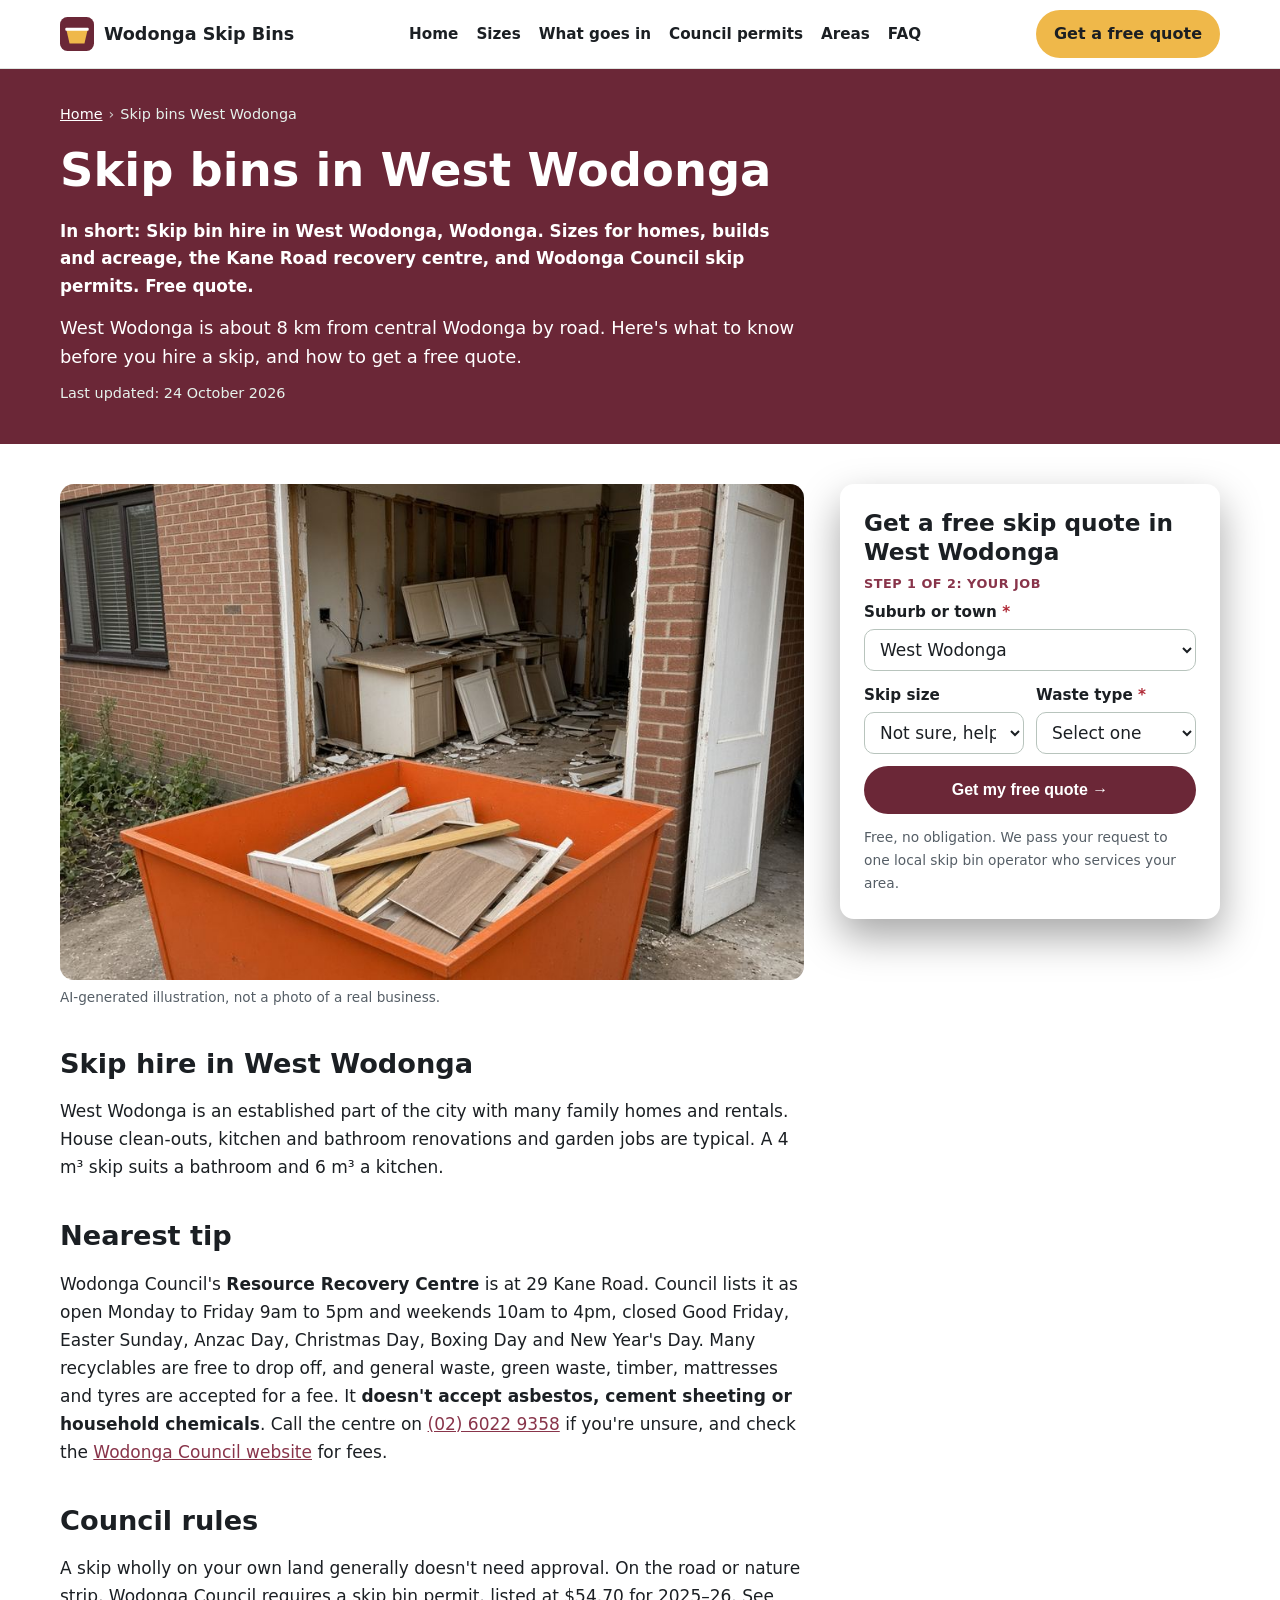
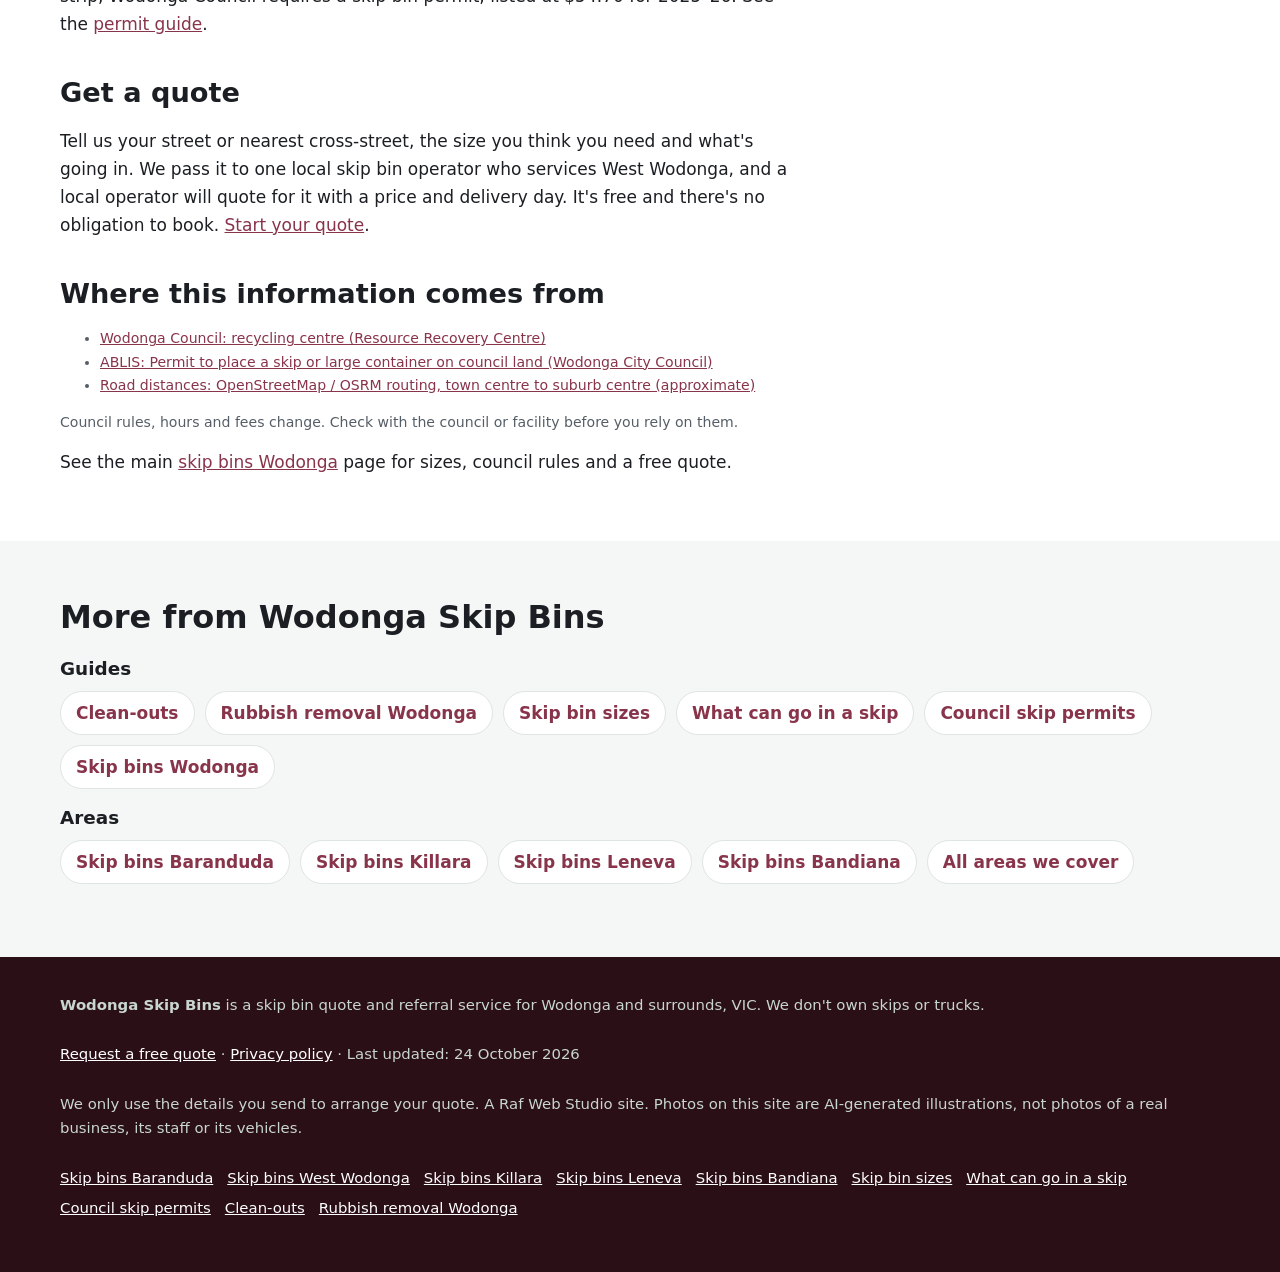
<file: skip-bins-west-wodonga/index.html>
<!doctype html>
<html lang="en-AU">
<head>
<meta charset="utf-8">
<!-- Search Console verification meta tag goes here once the property is created -->
<meta name="viewport" content="width=device-width, initial-scale=1">
<title>Skip Bins West Wodonga | Free Skip Bin Hire Quotes, West Wodonga VIC</title>
<meta name="description" content="Skip bin hire in West Wodonga, Wodonga. Sizes for homes, builds and acreage, the Kane Road recovery centre, and Wodonga Council skip permits. Free quote.">
<link rel="canonical" href="https://wodongaskipbins.com/skip-bins-west-wodonga/">
<link rel="icon" href="/favicon.svg" type="image/svg+xml">
<meta name="theme-color" content="#6b2737">
<meta property="og:type" content="article">
<meta property="og:locale" content="en_AU">
<meta property="og:site_name" content="Wodonga Skip Bins">
<meta property="og:title" content="Skip Bins West Wodonga | Free Skip Bin Hire Quotes, West Wodonga VIC">
<meta property="og:description" content="Skip bin hire in West Wodonga, Wodonga. Sizes for homes, builds and acreage, the Kane Road recovery centre, and Wodonga Council skip permits. Free quote.">
<meta property="og:url" content="https://wodongaskipbins.com/skip-bins-west-wodonga/">
<meta property="og:image" content="https://wodongaskipbins.com/img/hero.jpg">
<meta name="twitter:card" content="summary_large_image">
<script>document.documentElement.classList.add('js')</script>
<link rel="stylesheet" href="/styles.css">

<!-- Google tag (gtag.js) -->
<script async src="https://www.googletagmanager.com/gtag/js?id=G-WDCKTNWFEY"></script>
<script>
  window.dataLayer = window.dataLayer || [];
  function gtag(){dataLayer.push(arguments);}
  gtag('js', new Date());
  gtag('config', 'G-WDCKTNWFEY');
</script>

<script type="application/ld+json">
{
 "@context": "https://schema.org",
 "@type": "WebPage",
 "@id": "https://wodongaskipbins.com/skip-bins-west-wodonga/#webpage",
 "url": "https://wodongaskipbins.com/skip-bins-west-wodonga/",
 "name": "Skip Bins West Wodonga | Free Skip Bin Hire Quotes, West Wodonga VIC",
 "description": "Skip bin hire in West Wodonga, Wodonga. Sizes for homes, builds and acreage, the Kane Road recovery centre, and Wodonga Council skip permits. Free quote.",
 "inLanguage": "en-AU",
 "dateModified": "2026-10-24",
 "isPartOf": {
  "@id": "https://wodongaskipbins.com/#website"
 }
}
</script>
<script type="application/ld+json">
{
 "@context": "https://schema.org",
 "@type": "BreadcrumbList",
 "itemListElement": [
  {
   "@type": "ListItem",
   "position": 1,
   "name": "Home",
   "item": "https://wodongaskipbins.com/"
  },
  {
   "@type": "ListItem",
   "position": 2,
   "name": "Skip bins West Wodonga",
   "item": "https://wodongaskipbins.com/skip-bins-west-wodonga/"
  }
 ]
}
</script>
<script type="application/ld+json">
{
 "@context": "https://schema.org",
 "@type": "Service",
 "@id": "https://wodongaskipbins.com/skip-bins-west-wodonga/#service",
 "name": "Skip bin hire quotes in West Wodonga",
 "serviceType": "Skip bin hire",
 "description": "Skip bin hire in West Wodonga, Wodonga. Sizes for homes, builds and acreage, the Kane Road recovery centre, and Wodonga Council skip permits. Free quote.",
 "url": "https://wodongaskipbins.com/skip-bins-west-wodonga/",
 "provider": {
  "@type": "Organization",
  "name": "Wodonga Skip Bins",
  "url": "https://wodongaskipbins.com/"
 },
 "areaServed": [
  {
   "@type": "Place",
   "name": "West Wodonga, VIC"
  }
 ]
}
</script>
</head>
<body>
<a class="skip-link" href="#main">Skip to content</a>

<header class="site-header">
  <div class="wrap">
    <a class="brand" href="/" aria-label="Wodonga Skip Bins home">
      <svg viewBox="0 0 64 64" aria-hidden="true"><rect width="64" height="64" rx="14" fill="#6b2737"/><path d="M12 24h40l-6 26H18z" fill="#efb84a"/><rect x="10" y="20" width="44" height="6" rx="2" fill="#fff"/></svg>
      Wodonga Skip Bins
    </a>
    <nav class="nav" aria-label="Main">
      <a href="/">Home</a>
      <a href="/skip-bin-sizes/">Sizes</a>
      <a href="/what-can-go-in-a-skip/">What goes in</a>
      <a href="/skip-bin-council-permit/">Council permits</a>
      <a href="/#areas">Areas</a>
      <a href="/#faq">FAQ</a>
    </nav>
    <a class="btn btn-call header-call" href="#quote">Get a free quote</a>
  </div>
</header>

<main id="main">
<section class="page-hero" aria-labelledby="h1">
  <div class="wrap">
    <nav class="crumbs" aria-label="Breadcrumb"><ol><li><a href="https://wodongaskipbins.com/">Home</a></li><li aria-current="page">Skip bins West Wodonga</li></ol></nav>
    <h1 id="h1">Skip bins in West Wodonga</h1>
    <p class="summary">In short: Skip bin hire in West Wodonga, Wodonga. Sizes for homes, builds and acreage, the Kane Road recovery centre, and Wodonga Council skip permits. Free quote.</p>
    <p class="lead">West Wodonga is about 8 km from central Wodonga by road. Here's what to know before you hire a skip, and how to get a free quote.</p>
    <p class="updated">Last updated: 24 October 2026</p>
  </div>
</section>
<div class="wrap page-grid">
  <article class="page-body">
<figure><img src="/img/card-reno.jpg" width="900" height="600" style="aspect-ratio:3/2;object-fit:cover" alt="Illustration of a skip bin with renovation waste" decoding="async"><figcaption>AI-generated illustration, not a photo of a real business.</figcaption></figure>
<h2>Skip hire in West Wodonga</h2>
<p>West Wodonga is an established part of the city with many family homes and rentals. House clean-outs, kitchen and bathroom renovations and garden jobs are typical. A 4 m³ skip suits a bathroom and 6 m³ a kitchen.</p>
<h2>Nearest tip</h2>
<p>Wodonga Council's <strong>Resource Recovery Centre</strong> is at 29 Kane Road. Council lists it as open Monday to Friday 9am to 5pm and weekends 10am to 4pm, closed Good Friday, Easter Sunday, Anzac Day, Christmas Day, Boxing Day and New Year's Day. Many recyclables are free to drop off, and general waste, green waste, timber, mattresses and tyres are accepted for a fee. It <strong>doesn't accept asbestos, cement sheeting or household chemicals</strong>. Call the centre on <a href="tel:0260229358">(02) 6022 9358</a> if you're unsure, and check the <a href="https://www.wodonga.vic.gov.au/" rel="noopener">Wodonga Council website</a> for fees.</p>
<h2>Council rules</h2>
<p>A skip wholly on your own land generally doesn't need approval. On the road or nature strip, Wodonga Council requires a skip bin permit, listed at $54.70 for 2025–26. See the <a href="/skip-bin-council-permit/">permit guide</a>.</p>
<h2>Get a quote</h2>
<p>Tell us your street or nearest cross-street, the size you think you need and what's going in. We pass it to one local skip bin operator who services West Wodonga, and a local operator will quote for it with a price and delivery day. It's free and there's no obligation to book. <a href="#quote">Start your quote</a>.</p>
<h2>Where this information comes from</h2>
<ul class="sources"><li><a href="https://www.wodonga.vic.gov.au/Services/Recycling-and-Waste/Recycling-centre" rel="noopener">Wodonga Council: recycling centre (Resource Recovery Centre)</a></li><li><a href="https://ablis.business.gov.au/service/vic/permit-to-place-a-skip-or-large-container-on-council-land-wodonga-city-council/32023" rel="noopener">ABLIS: Permit to place a skip or large container on council land (Wodonga City Council)</a></li><li><a href="https://www.openstreetmap.org/" rel="noopener">Road distances: OpenStreetMap / OSRM routing, town centre to suburb centre (approximate)</a></li></ul>
<p class="sources">Council rules, hours and fees change. Check with the council or facility before you rely on them.</p>

<p class="home-link">See the main <a href="/">skip bins Wodonga</a> page for sizes, council rules and a free quote.</p>
  </article>
  <aside class="page-aside">
    <div class="hero-form-card" id="quote">
      <h2 id="quote-h">Get a free skip quote in West Wodonga</h2>
      <form class="quote-form two-step" id="quote-form" action="https://formsubmit.co/quotes@wodongaskipbins.com" method="post" novalidate>
        <input type="hidden" name="_subject" value="New quote request – wodongaskipbins.com">
        <input type="hidden" name="_captcha" value="true">
        <input type="hidden" name="_template" value="table">
        <input type="hidden" name="_next" value="https://wodongaskipbins.com/thanks.html">
        <input type="hidden" name="_autoresponse" value="Thanks for your skip bin request. We&#x27;ve received it and are passing it to a local operator, who&#x27;ll be in touch shortly with availability and a price.">
        <input type="text" name="_honey" style="display:none" tabindex="-1" autocomplete="off" aria-hidden="true">
        <input type="hidden" name="source" value="wodongaskipbins.com">
        <input type="hidden" name="page" value="/skip-bins-west-wodonga/">
        <fieldset class="step step-1">
          <legend class="step-label">Step 1 of 2: your job</legend>
          <div class="full"><label for="suburb">Suburb or town <span class="req" aria-hidden="true">*</span></label>
            <select id="suburb" name="suburb" required><option value="">Choose your suburb</option><option>Wodonga</option><option selected>West Wodonga</option><option>Killara</option><option>Baranduda</option><option>Leneva</option><option>Bandiana</option><option>Bonegilla</option><option>Ebden</option><option>Huon Creek</option><option>Castle Creek</option><option>Barnawartha North</option><option value="Other">Other (tell us below)</option></select></div>
          <div class="full other-wrap"><label for="suburb_other">Other suburb or town</label><input id="suburb_other" name="suburb_other" type="text" autocomplete="address-level2"></div>
          <div><label for="size">Skip size</label>
            <select id="size" name="skip_size"><option value="Not sure">Not sure, help me choose</option><option>Skip bag (about 1 m³)</option><option>2 m³</option><option>3 m³</option><option>4 m³</option><option>6 m³</option><option>8 m³</option><option>9 m³</option><option>10–12 m³</option><option>Larger / hook-lift</option></select></div>
          <div><label for="waste">Waste type <span class="req" aria-hidden="true">*</span></label>
            <select id="waste" name="waste_type" required><option value="">Select one</option><option>General household</option><option>Green waste</option><option>Mixed renovation / building</option><option>Soil, concrete or bricks</option><option>Mixed, not sure</option><option>May contain asbestos</option></select></div>
          <div class="full js-only"><button class="btn btn-primary btn-block" type="button" id="to-step-2">Get my free quote →</button></div>
          <p class="microcopy full">Free, no obligation. We pass your request to one local skip bin operator who services your area.</p>
          <p class="form-error full" id="step1-error" role="alert" hidden>Please choose your suburb and waste type.</p>
        </fieldset>
        <fieldset class="step step-2" id="step-2">
          <legend class="step-label">Step 2 of 2: your details</legend>
          <div><label for="name">Name <span class="req" aria-hidden="true">*</span></label><input id="name" name="name" type="text" autocomplete="name" required></div>
          <div><label for="phone">Phone <span class="req" aria-hidden="true">*</span></label><input id="phone" name="phone" type="tel" autocomplete="tel" inputmode="tel" required></div>
          <div><label for="email">Email</label><input id="email" name="email" type="email" autocomplete="email"></div>
          <div><label for="date">Delivery date</label><input id="date" name="preferred_date" type="date"></div>
          <div class="full"><label for="message">Anything else?</label><textarea id="message" name="message" rows="2" placeholder="e.g. new build in Baranduda, acreage shed, skip on the nature strip, 7 days"></textarea></div>
          <p class="consent full">By sending this form you agree we can share your details with one local skip bin operator so they can quote for your job. See our <a href="/privacy.html">privacy policy</a>.</p>
          <div class="full step2-actions"><button class="btn btn-primary" type="submit">Send my quote request</button><button class="btn-link js-only" type="button" id="back-1">← Back</button></div>
        </fieldset>
      </form>
    </div>
  </aside>
</div>
<section class="alt" aria-labelledby="more-h">
  <div class="wrap">
    <h2 id="more-h">More from Wodonga Skip Bins</h2>
    <h3>Guides</h3>
    <ul class="link-list"><li><a href="/clean-outs/">Clean-outs</a></li><li><a href="/rubbish-removal-wodonga/">Rubbish removal Wodonga</a></li><li><a href="/skip-bin-sizes/">Skip bin sizes</a></li><li><a href="/what-can-go-in-a-skip/">What can go in a skip</a></li><li><a href="/skip-bin-council-permit/">Council skip permits</a></li><li><a href="/">Skip bins Wodonga</a></li></ul>
    <h3>Areas</h3>
    <ul class="link-list"><li><a href="/skip-bins-baranduda/">Skip bins Baranduda</a></li><li><a href="/skip-bins-killara/">Skip bins Killara</a></li><li><a href="/skip-bins-leneva/">Skip bins Leneva</a></li><li><a href="/skip-bins-bandiana/">Skip bins Bandiana</a></li><li><a href="/#areas">All areas we cover</a></li></ul>
  </div>
</section>
</main>

<footer class="site-footer">
  <div class="wrap">
    <p><strong>Wodonga Skip Bins</strong> is a skip bin quote and referral service for Wodonga and surrounds, VIC. We don't own skips or trucks.</p>
    <p><a href="#quote">Request a free quote</a> · <a href="/privacy.html">Privacy policy</a> · Last updated: 24 October 2026</p>
    <p>We only use the details you send to arrange your quote. A Raf Web Studio site. Photos on this site are AI-generated illustrations, not photos of a real business, its staff or its vehicles.</p>
    <p class="footer-links"><a href="/skip-bins-baranduda/">Skip bins Baranduda</a> <a href="/skip-bins-west-wodonga/">Skip bins West Wodonga</a> <a href="/skip-bins-killara/">Skip bins Killara</a> <a href="/skip-bins-leneva/">Skip bins Leneva</a> <a href="/skip-bins-bandiana/">Skip bins Bandiana</a> <a href="/skip-bin-sizes/">Skip bin sizes</a> <a href="/what-can-go-in-a-skip/">What can go in a skip</a> <a href="/skip-bin-council-permit/">Council skip permits</a> <a href="/clean-outs/">Clean-outs</a> <a href="/rubbish-removal-wodonga/">Rubbish removal Wodonga</a></p>
  </div>
</footer>

<div class="mobile-call" aria-label="Quick contact">
  <a class="btn btn-call" href="#quote">Get a free quote</a>
</div>
<script src="/form.js" defer></script>
</body>
</html>
</file>
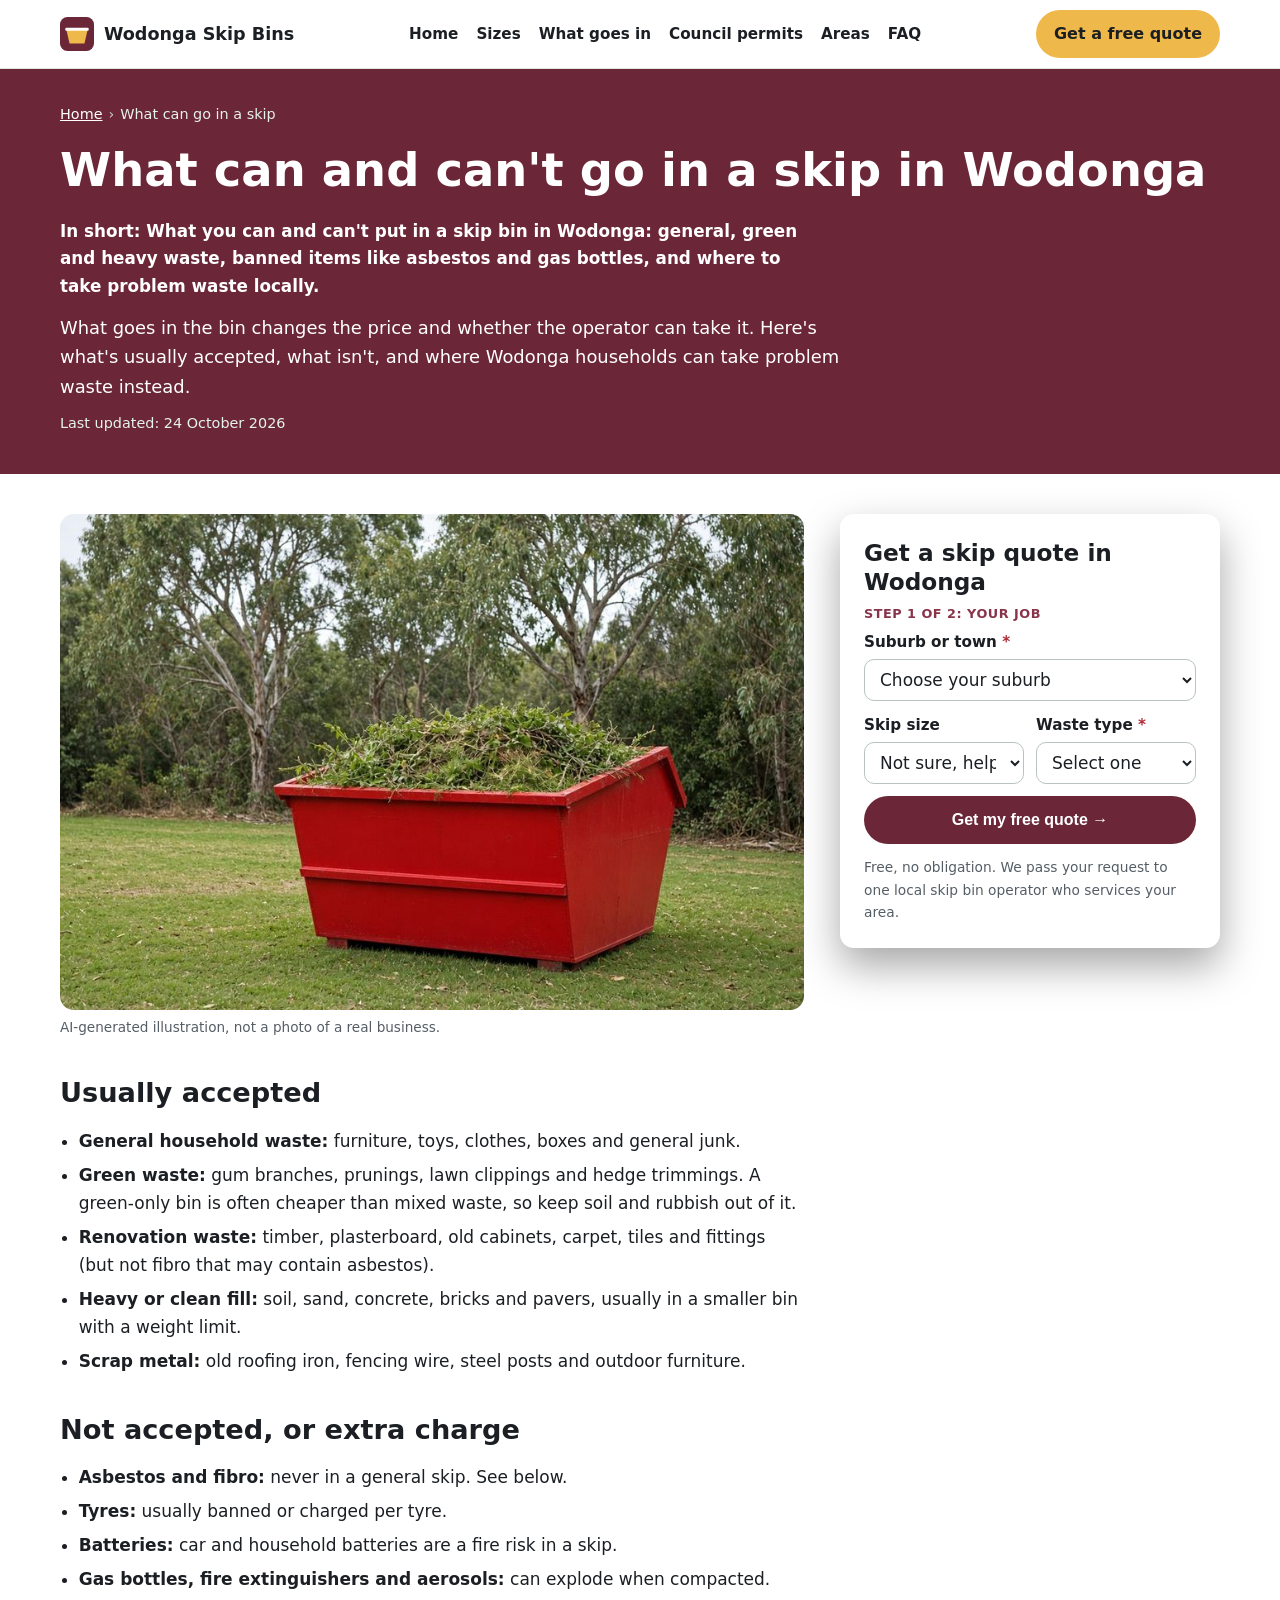
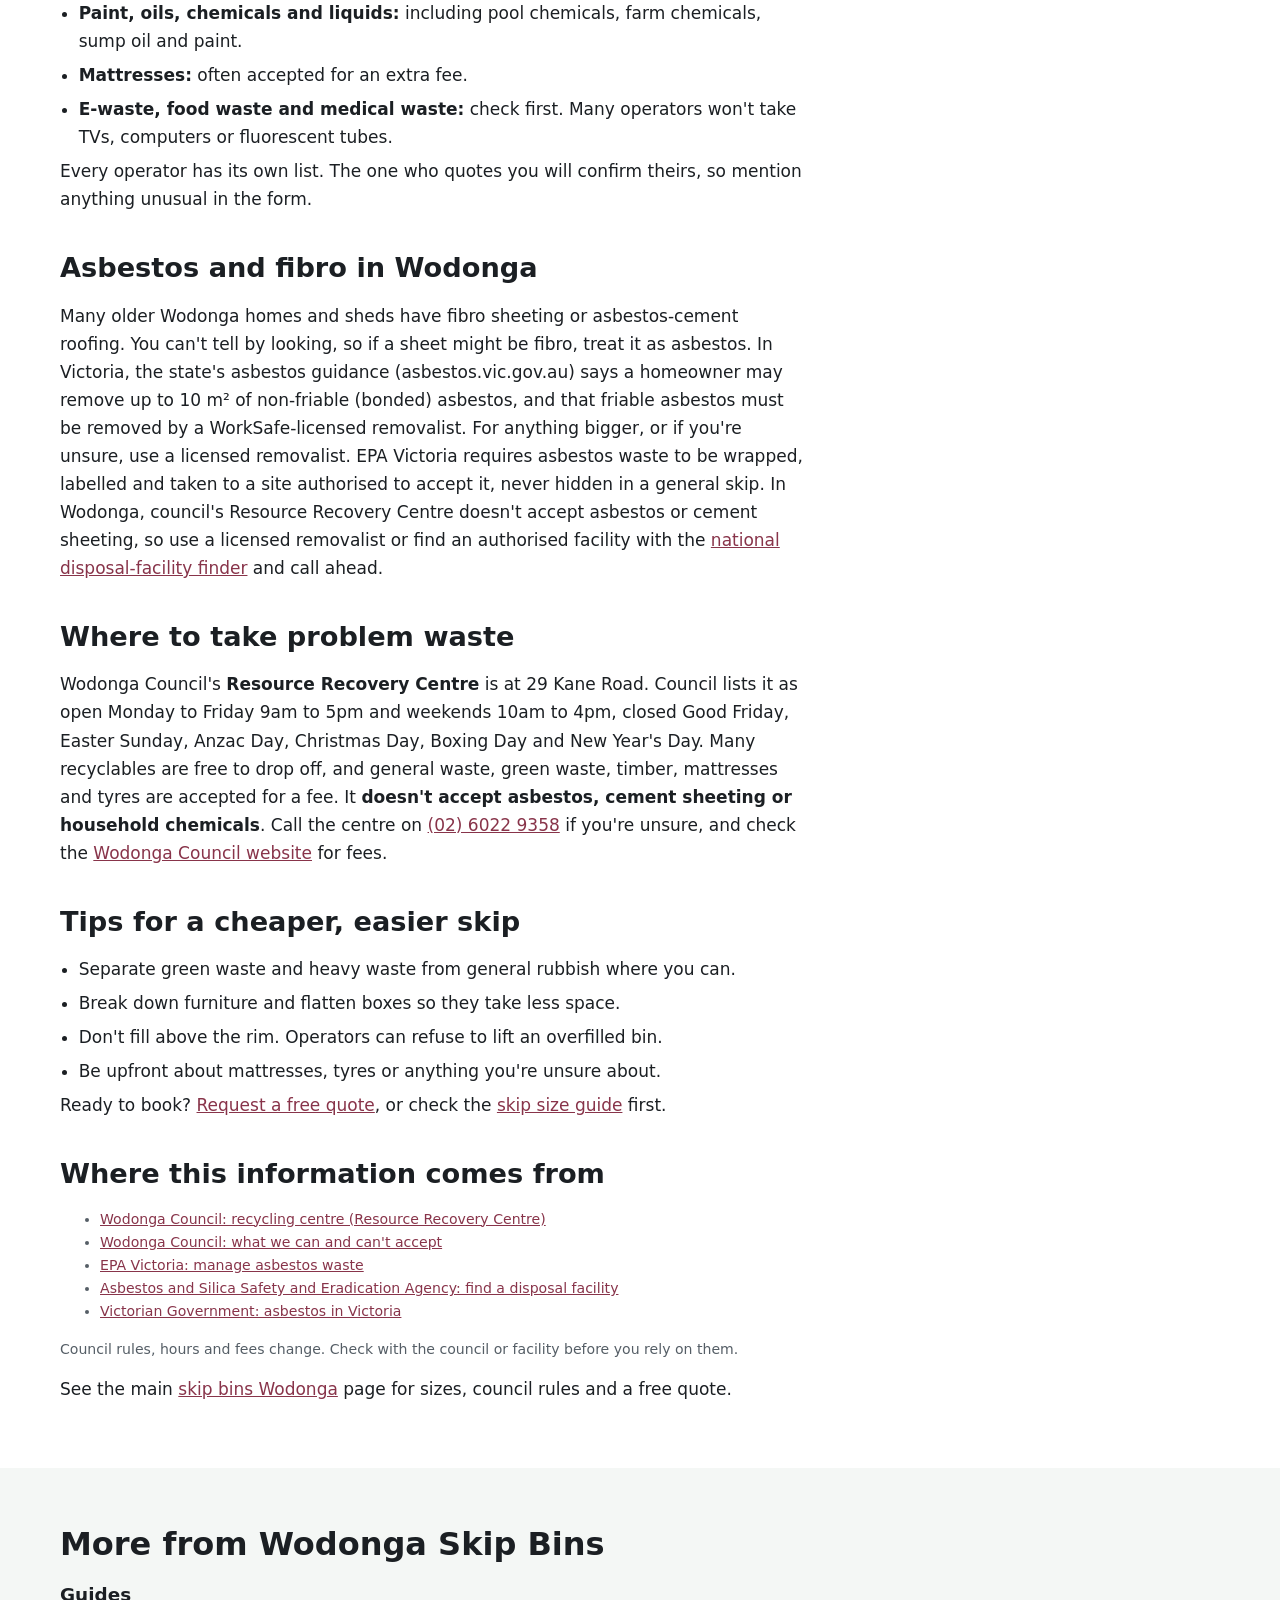
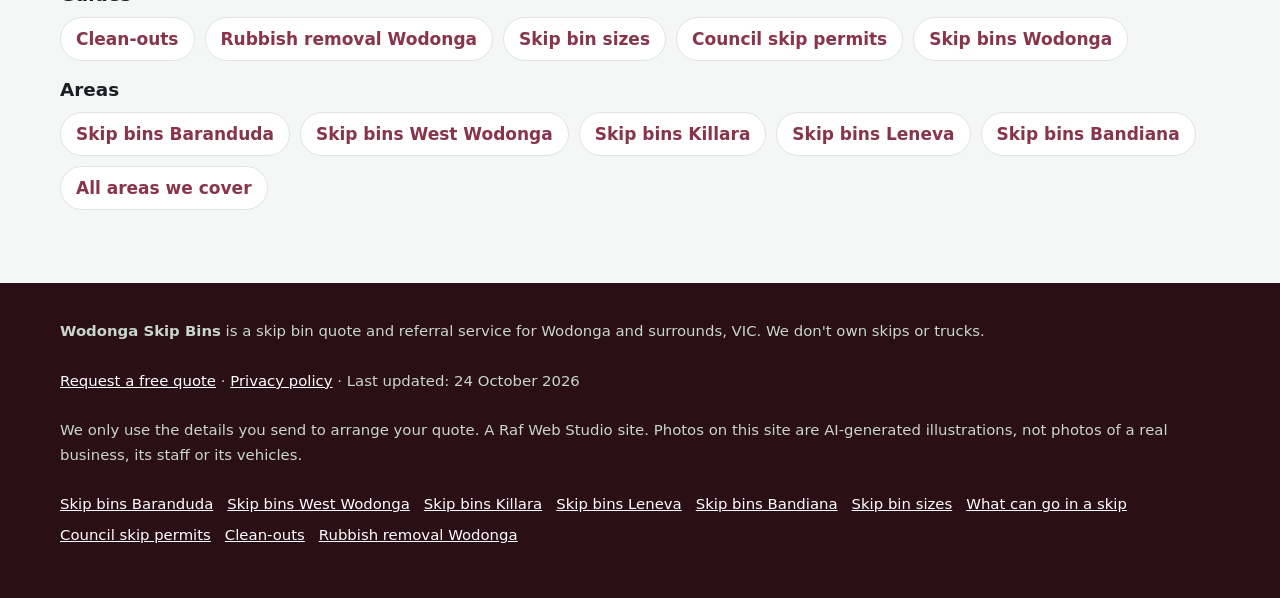
<file: what-can-go-in-a-skip/index.html>
<!doctype html>
<html lang="en-AU">
<head>
<meta charset="utf-8">
<!-- Search Console verification meta tag goes here once the property is created -->
<meta name="viewport" content="width=device-width, initial-scale=1">
<title>What Can Go in a Skip Bin in Wodonga? Accepted &amp; Banned Items</title>
<meta name="description" content="What you can and can&#x27;t put in a skip bin in Wodonga: general, green and heavy waste, banned items like asbestos and gas bottles, and where to take problem waste locally.">
<link rel="canonical" href="https://wodongaskipbins.com/what-can-go-in-a-skip/">
<link rel="icon" href="/favicon.svg" type="image/svg+xml">
<meta name="theme-color" content="#6b2737">
<meta property="og:type" content="article">
<meta property="og:locale" content="en_AU">
<meta property="og:site_name" content="Wodonga Skip Bins">
<meta property="og:title" content="What Can Go in a Skip Bin in Wodonga? Accepted &amp; Banned Items">
<meta property="og:description" content="What you can and can&#x27;t put in a skip bin in Wodonga: general, green and heavy waste, banned items like asbestos and gas bottles, and where to take problem waste locally.">
<meta property="og:url" content="https://wodongaskipbins.com/what-can-go-in-a-skip/">
<meta property="og:image" content="https://wodongaskipbins.com/img/hero.jpg">
<meta name="twitter:card" content="summary_large_image">
<script>document.documentElement.classList.add('js')</script>
<link rel="stylesheet" href="/styles.css">

<!-- Google tag (gtag.js) -->
<script async src="https://www.googletagmanager.com/gtag/js?id=G-WDCKTNWFEY"></script>
<script>
  window.dataLayer = window.dataLayer || [];
  function gtag(){dataLayer.push(arguments);}
  gtag('js', new Date());
  gtag('config', 'G-WDCKTNWFEY');
</script>

<script type="application/ld+json">
{
 "@context": "https://schema.org",
 "@type": "WebPage",
 "@id": "https://wodongaskipbins.com/what-can-go-in-a-skip/#webpage",
 "url": "https://wodongaskipbins.com/what-can-go-in-a-skip/",
 "name": "What Can Go in a Skip Bin in Wodonga? Accepted & Banned Items",
 "description": "What you can and can't put in a skip bin in Wodonga: general, green and heavy waste, banned items like asbestos and gas bottles, and where to take problem waste locally.",
 "inLanguage": "en-AU",
 "dateModified": "2026-10-24",
 "isPartOf": {
  "@id": "https://wodongaskipbins.com/#website"
 }
}
</script>
<script type="application/ld+json">
{
 "@context": "https://schema.org",
 "@type": "BreadcrumbList",
 "itemListElement": [
  {
   "@type": "ListItem",
   "position": 1,
   "name": "Home",
   "item": "https://wodongaskipbins.com/"
  },
  {
   "@type": "ListItem",
   "position": 2,
   "name": "What can go in a skip",
   "item": "https://wodongaskipbins.com/what-can-go-in-a-skip/"
  }
 ]
}
</script>
<script type="application/ld+json">
{
 "@context": "https://schema.org",
 "@type": "Service",
 "@id": "https://wodongaskipbins.com/what-can-go-in-a-skip/#service",
 "name": "Skip bin waste advice and quotes in Wodonga",
 "serviceType": "Skip bin hire",
 "description": "What you can and can't put in a skip bin in Wodonga: general, green and heavy waste, banned items like asbestos and gas bottles, and where to take problem waste locally.",
 "url": "https://wodongaskipbins.com/what-can-go-in-a-skip/",
 "provider": {
  "@type": "Organization",
  "name": "Wodonga Skip Bins",
  "url": "https://wodongaskipbins.com/"
 },
 "areaServed": [
  {
   "@type": "Place",
   "name": "Wodonga, VIC"
  }
 ]
}
</script>
</head>
<body>
<a class="skip-link" href="#main">Skip to content</a>

<header class="site-header">
  <div class="wrap">
    <a class="brand" href="/" aria-label="Wodonga Skip Bins home">
      <svg viewBox="0 0 64 64" aria-hidden="true"><rect width="64" height="64" rx="14" fill="#6b2737"/><path d="M12 24h40l-6 26H18z" fill="#efb84a"/><rect x="10" y="20" width="44" height="6" rx="2" fill="#fff"/></svg>
      Wodonga Skip Bins
    </a>
    <nav class="nav" aria-label="Main">
      <a href="/">Home</a>
      <a href="/skip-bin-sizes/">Sizes</a>
      <a href="/what-can-go-in-a-skip/">What goes in</a>
      <a href="/skip-bin-council-permit/">Council permits</a>
      <a href="/#areas">Areas</a>
      <a href="/#faq">FAQ</a>
    </nav>
    <a class="btn btn-call header-call" href="#quote">Get a free quote</a>
  </div>
</header>

<main id="main">
<section class="page-hero" aria-labelledby="h1">
  <div class="wrap">
    <nav class="crumbs" aria-label="Breadcrumb"><ol><li><a href="https://wodongaskipbins.com/">Home</a></li><li aria-current="page">What can go in a skip</li></ol></nav>
    <h1 id="h1">What can and can&#x27;t go in a skip in Wodonga</h1>
    <p class="summary">In short: What you can and can&#x27;t put in a skip bin in Wodonga: general, green and heavy waste, banned items like asbestos and gas bottles, and where to take problem waste locally.</p>
    <p class="lead">What goes in the bin changes the price and whether the operator can take it. Here's what's usually accepted, what isn't, and where Wodonga households can take problem waste instead.</p>
    <p class="updated">Last updated: 24 October 2026</p>
  </div>
</section>
<div class="wrap page-grid">
  <article class="page-body">
<figure><img src="/img/card-green.jpg" width="900" height="600" style="aspect-ratio:3/2;object-fit:cover" alt="Illustration of a skip bin with green waste" decoding="async"><figcaption>AI-generated illustration, not a photo of a real business.</figcaption></figure>
<h2>Usually accepted</h2>
<ul class="clean">
<li><strong>General household waste:</strong> furniture, toys, clothes, boxes and general junk.</li>
<li><strong>Green waste:</strong> gum branches, prunings, lawn clippings and hedge trimmings. A green-only bin is often cheaper than mixed waste, so keep soil and rubbish out of it.</li>
<li><strong>Renovation waste:</strong> timber, plasterboard, old cabinets, carpet, tiles and fittings (but not fibro that may contain asbestos).</li>
<li><strong>Heavy or clean fill:</strong> soil, sand, concrete, bricks and pavers, usually in a smaller bin with a weight limit.</li>
<li><strong>Scrap metal:</strong> old roofing iron, fencing wire, steel posts and outdoor furniture.</li></ul>
<h2>Not accepted, or extra charge</h2>
<ul class="clean">
<li><strong>Asbestos and fibro:</strong> never in a general skip. See below.</li>
<li><strong>Tyres:</strong> usually banned or charged per tyre.</li>
<li><strong>Batteries:</strong> car and household batteries are a fire risk in a skip.</li>
<li><strong>Gas bottles, fire extinguishers and aerosols:</strong> can explode when compacted.</li>
<li><strong>Paint, oils, chemicals and liquids:</strong> including pool chemicals, farm chemicals, sump oil and paint.</li>
<li><strong>Mattresses:</strong> often accepted for an extra fee.</li>
<li><strong>E-waste, food waste and medical waste:</strong> check first. Many operators won't take TVs, computers or fluorescent tubes.</li></ul>
<p>Every operator has its own list. The one who quotes you will confirm theirs, so mention anything unusual in the form.</p>
<h2>Asbestos and fibro in Wodonga</h2>
<p>Many older Wodonga homes and sheds have fibro sheeting or asbestos-cement roofing. You can't tell by looking, so if a sheet might be fibro, treat it as asbestos. In Victoria, the state's asbestos guidance (asbestos.vic.gov.au) says a homeowner may remove up to 10 m² of non-friable (bonded) asbestos, and that friable asbestos must be removed by a WorkSafe-licensed removalist. For anything bigger, or if you're unsure, use a licensed removalist. EPA Victoria requires asbestos waste to be wrapped, labelled and taken to a site authorised to accept it, never hidden in a general skip. In Wodonga, council's Resource Recovery Centre doesn't accept asbestos or cement sheeting, so use a licensed removalist or find an authorised facility with the <a href="https://www.asbestossafety.gov.au/support-and-resources/find-a-local-disposal-facility-map" rel="noopener">national disposal-facility finder</a> and call ahead.</p>
<h2>Where to take problem waste</h2>
<p>Wodonga Council's <strong>Resource Recovery Centre</strong> is at 29 Kane Road. Council lists it as open Monday to Friday 9am to 5pm and weekends 10am to 4pm, closed Good Friday, Easter Sunday, Anzac Day, Christmas Day, Boxing Day and New Year's Day. Many recyclables are free to drop off, and general waste, green waste, timber, mattresses and tyres are accepted for a fee. It <strong>doesn't accept asbestos, cement sheeting or household chemicals</strong>. Call the centre on <a href="tel:0260229358">(02) 6022 9358</a> if you're unsure, and check the <a href="https://www.wodonga.vic.gov.au/" rel="noopener">Wodonga Council website</a> for fees.</p>
<h2>Tips for a cheaper, easier skip</h2>
<ul class="clean"><li>Separate green waste and heavy waste from general rubbish where you can.</li><li>Break down furniture and flatten boxes so they take less space.</li><li>Don't fill above the rim. Operators can refuse to lift an overfilled bin.</li><li>Be upfront about mattresses, tyres or anything you're unsure about.</li></ul><p>Ready to book? <a href="#quote">Request a free quote</a>, or check the <a href="/skip-bin-sizes/">skip size guide</a> first.</p>
<h2>Where this information comes from</h2>
<ul class="sources"><li><a href="https://www.wodonga.vic.gov.au/Services/Recycling-and-Waste/Recycling-centre" rel="noopener">Wodonga Council: recycling centre (Resource Recovery Centre)</a></li><li><a href="https://www.wodonga.vic.gov.au/Services/Recycling-and-Waste/Recycling-centre/What-we-can-cant-accept" rel="noopener">Wodonga Council: what we can and can&#x27;t accept</a></li><li><a href="https://www.epa.vic.gov.au/manage-asbestos-waste" rel="noopener">EPA Victoria: manage asbestos waste</a></li><li><a href="https://www.asbestossafety.gov.au/support-and-resources/find-a-local-disposal-facility-map" rel="noopener">Asbestos and Silica Safety and Eradication Agency: find a disposal facility</a></li><li><a href="https://www.asbestos.vic.gov.au/" rel="noopener">Victorian Government: asbestos in Victoria</a></li></ul>
<p class="sources">Council rules, hours and fees change. Check with the council or facility before you rely on them.</p>

<p class="home-link">See the main <a href="/">skip bins Wodonga</a> page for sizes, council rules and a free quote.</p>
  </article>
  <aside class="page-aside">
    <div class="hero-form-card" id="quote">
      <h2 id="quote-h">Get a skip quote in Wodonga</h2>
      <form class="quote-form two-step" id="quote-form" action="https://formsubmit.co/quotes@wodongaskipbins.com" method="post" novalidate>
        <input type="hidden" name="_subject" value="New quote request – wodongaskipbins.com">
        <input type="hidden" name="_captcha" value="true">
        <input type="hidden" name="_template" value="table">
        <input type="hidden" name="_next" value="https://wodongaskipbins.com/thanks.html">
        <input type="hidden" name="_autoresponse" value="Thanks for your skip bin request. We&#x27;ve received it and are passing it to a local operator, who&#x27;ll be in touch shortly with availability and a price.">
        <input type="text" name="_honey" style="display:none" tabindex="-1" autocomplete="off" aria-hidden="true">
        <input type="hidden" name="source" value="wodongaskipbins.com">
        <input type="hidden" name="page" value="/what-can-go-in-a-skip/">
        <fieldset class="step step-1">
          <legend class="step-label">Step 1 of 2: your job</legend>
          <div class="full"><label for="suburb">Suburb or town <span class="req" aria-hidden="true">*</span></label>
            <select id="suburb" name="suburb" required><option value="">Choose your suburb</option><option>Wodonga</option><option>West Wodonga</option><option>Killara</option><option>Baranduda</option><option>Leneva</option><option>Bandiana</option><option>Bonegilla</option><option>Ebden</option><option>Huon Creek</option><option>Castle Creek</option><option>Barnawartha North</option><option value="Other">Other (tell us below)</option></select></div>
          <div class="full other-wrap"><label for="suburb_other">Other suburb or town</label><input id="suburb_other" name="suburb_other" type="text" autocomplete="address-level2"></div>
          <div><label for="size">Skip size</label>
            <select id="size" name="skip_size"><option value="Not sure">Not sure, help me choose</option><option>Skip bag (about 1 m³)</option><option>2 m³</option><option>3 m³</option><option>4 m³</option><option>6 m³</option><option>8 m³</option><option>9 m³</option><option>10–12 m³</option><option>Larger / hook-lift</option></select></div>
          <div><label for="waste">Waste type <span class="req" aria-hidden="true">*</span></label>
            <select id="waste" name="waste_type" required><option value="">Select one</option><option>General household</option><option>Green waste</option><option>Mixed renovation / building</option><option>Soil, concrete or bricks</option><option>Mixed, not sure</option><option>May contain asbestos</option></select></div>
          <div class="full js-only"><button class="btn btn-primary btn-block" type="button" id="to-step-2">Get my free quote →</button></div>
          <p class="microcopy full">Free, no obligation. We pass your request to one local skip bin operator who services your area.</p>
          <p class="form-error full" id="step1-error" role="alert" hidden>Please choose your suburb and waste type.</p>
        </fieldset>
        <fieldset class="step step-2" id="step-2">
          <legend class="step-label">Step 2 of 2: your details</legend>
          <div><label for="name">Name <span class="req" aria-hidden="true">*</span></label><input id="name" name="name" type="text" autocomplete="name" required></div>
          <div><label for="phone">Phone <span class="req" aria-hidden="true">*</span></label><input id="phone" name="phone" type="tel" autocomplete="tel" inputmode="tel" required></div>
          <div><label for="email">Email</label><input id="email" name="email" type="email" autocomplete="email"></div>
          <div><label for="date">Delivery date</label><input id="date" name="preferred_date" type="date"></div>
          <div class="full"><label for="message">Anything else?</label><textarea id="message" name="message" rows="2" placeholder="e.g. new build in Baranduda, acreage shed, skip on the nature strip, 7 days"></textarea></div>
          <p class="consent full">By sending this form you agree we can share your details with one local skip bin operator so they can quote for your job. See our <a href="/privacy.html">privacy policy</a>.</p>
          <div class="full step2-actions"><button class="btn btn-primary" type="submit">Send my quote request</button><button class="btn-link js-only" type="button" id="back-1">← Back</button></div>
        </fieldset>
      </form>
    </div>
  </aside>
</div>
<section class="alt" aria-labelledby="more-h">
  <div class="wrap">
    <h2 id="more-h">More from Wodonga Skip Bins</h2>
    <h3>Guides</h3>
    <ul class="link-list"><li><a href="/clean-outs/">Clean-outs</a></li><li><a href="/rubbish-removal-wodonga/">Rubbish removal Wodonga</a></li><li><a href="/skip-bin-sizes/">Skip bin sizes</a></li><li><a href="/skip-bin-council-permit/">Council skip permits</a></li><li><a href="/">Skip bins Wodonga</a></li></ul>
    <h3>Areas</h3>
    <ul class="link-list"><li><a href="/skip-bins-baranduda/">Skip bins Baranduda</a></li><li><a href="/skip-bins-west-wodonga/">Skip bins West Wodonga</a></li><li><a href="/skip-bins-killara/">Skip bins Killara</a></li><li><a href="/skip-bins-leneva/">Skip bins Leneva</a></li><li><a href="/skip-bins-bandiana/">Skip bins Bandiana</a></li><li><a href="/#areas">All areas we cover</a></li></ul>
  </div>
</section>
</main>

<footer class="site-footer">
  <div class="wrap">
    <p><strong>Wodonga Skip Bins</strong> is a skip bin quote and referral service for Wodonga and surrounds, VIC. We don't own skips or trucks.</p>
    <p><a href="#quote">Request a free quote</a> · <a href="/privacy.html">Privacy policy</a> · Last updated: 24 October 2026</p>
    <p>We only use the details you send to arrange your quote. A Raf Web Studio site. Photos on this site are AI-generated illustrations, not photos of a real business, its staff or its vehicles.</p>
    <p class="footer-links"><a href="/skip-bins-baranduda/">Skip bins Baranduda</a> <a href="/skip-bins-west-wodonga/">Skip bins West Wodonga</a> <a href="/skip-bins-killara/">Skip bins Killara</a> <a href="/skip-bins-leneva/">Skip bins Leneva</a> <a href="/skip-bins-bandiana/">Skip bins Bandiana</a> <a href="/skip-bin-sizes/">Skip bin sizes</a> <a href="/what-can-go-in-a-skip/">What can go in a skip</a> <a href="/skip-bin-council-permit/">Council skip permits</a> <a href="/clean-outs/">Clean-outs</a> <a href="/rubbish-removal-wodonga/">Rubbish removal Wodonga</a></p>
  </div>
</footer>

<div class="mobile-call" aria-label="Quick contact">
  <a class="btn btn-call" href="#quote">Get a free quote</a>
</div>
<script src="/form.js" defer></script>
</body>
</html>
</file>
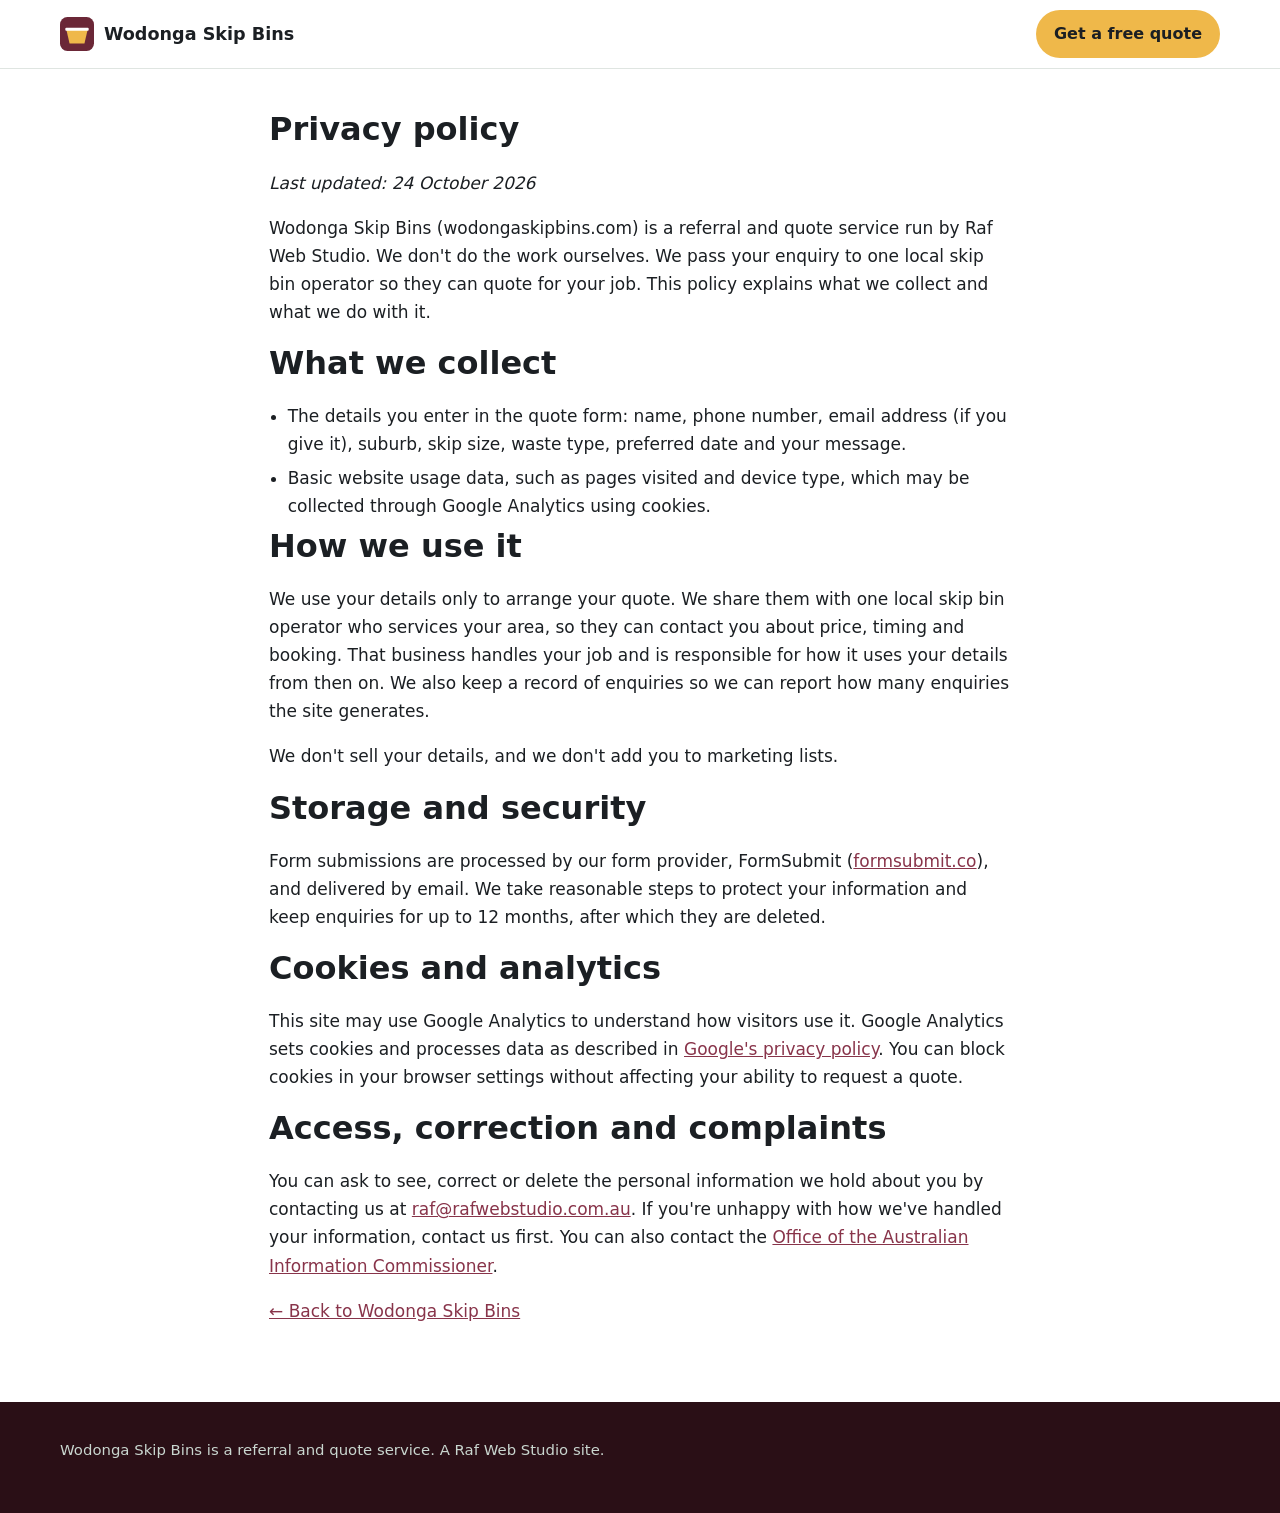
<file: privacy.html>
<!doctype html>
<html lang="en-AU">
<head>
<meta charset="utf-8">
<meta name="viewport" content="width=device-width, initial-scale=1">
<title>Privacy Policy | Wodonga Skip Bins</title>
<meta name="description" content="How Wodonga Skip Bins collects, uses and shares the details you send when you request a quote.">
<link rel="canonical" href="https://wodongaskipbins.com/privacy.html">
<link rel="icon" href="favicon.svg" type="image/svg+xml">
<link rel="stylesheet" href="styles.css">
<!-- Google tag (gtag.js) -->
<script async src="https://www.googletagmanager.com/gtag/js?id=G-WDCKTNWFEY"></script>
<script>
  window.dataLayer = window.dataLayer || [];
  function gtag(){dataLayer.push(arguments);}
  gtag('js', new Date());
  gtag('config', 'G-WDCKTNWFEY');
</script>
</head>
<body>
<a class="skip-link" href="#main">Skip to content</a>
<header class="site-header">
  <div class="wrap">
    <a class="brand" href="/" aria-label="Wodonga Skip Bins home">
      <svg viewBox="0 0 64 64" aria-hidden="true"><rect width="64" height="64" rx="14" fill="#6b2737"/><path d="M12 24h40l-6 26H18z" fill="#efb84a"/><rect x="10" y="20" width="44" height="6" rx="2" fill="#fff"/></svg>
      Wodonga Skip Bins
    </a>
    <a class="btn btn-call header-call" href="/#quote">Get a free quote</a>
  </div>
</header>
<main id="main" class="legal">
  <h1>Privacy policy</h1>
  <p><em>Last updated: 24 October 2026</em></p>
  <p>Wodonga Skip Bins (wodongaskipbins.com) is a referral and quote service run by Raf Web Studio. We don't do the work ourselves. We pass your enquiry to one local skip bin operator so they can quote for your job. This policy explains what we collect and what we do with it.</p>
  <h2>What we collect</h2>
  <ul class="clean">
    <li>The details you enter in the quote form: name, phone number, email address (if you give it), suburb, skip size, waste type, preferred date and your message.</li>
    <li>Basic website usage data, such as pages visited and device type, which may be collected through Google Analytics using cookies.</li>
  </ul>
  <h2>How we use it</h2>
  <p>We use your details only to arrange your quote. We share them with one local skip bin operator who services your area, so they can contact you about price, timing and booking. That business handles your job and is responsible for how it uses your details from then on. We also keep a record of enquiries so we can report how many enquiries the site generates.</p>
  <p>We don't sell your details, and we don't add you to marketing lists.</p>
  <h2>Storage and security</h2>
  <p>Form submissions are processed by our form provider, FormSubmit (<a href="https://formsubmit.co/" rel="noopener">formsubmit.co</a>), and delivered by email. We take reasonable steps to protect your information and keep enquiries for up to 12 months, after which they are deleted.</p>
  <h2>Cookies and analytics</h2>
  <p>This site may use Google Analytics to understand how visitors use it. Google Analytics sets cookies and processes data as described in <a href="https://policies.google.com/privacy" rel="noopener">Google's privacy policy</a>. You can block cookies in your browser settings without affecting your ability to request a quote.</p>
  <h2>Access, correction and complaints</h2>
  <p>You can ask to see, correct or delete the personal information we hold about you by contacting us at <a href="mailto:raf@rafwebstudio.com.au">raf@rafwebstudio.com.au</a>. If you're unhappy with how we've handled your information, contact us first. You can also contact the <a href="https://www.oaic.gov.au/" rel="noopener">Office of the Australian Information Commissioner</a>.</p>
  <p><a href="/">&larr; Back to Wodonga Skip Bins</a></p>
</main>
<footer class="site-footer"><div class="wrap"><p>Wodonga Skip Bins is a referral and quote service. A Raf Web Studio site.</p></div></footer>
</body>
</html>
</file>
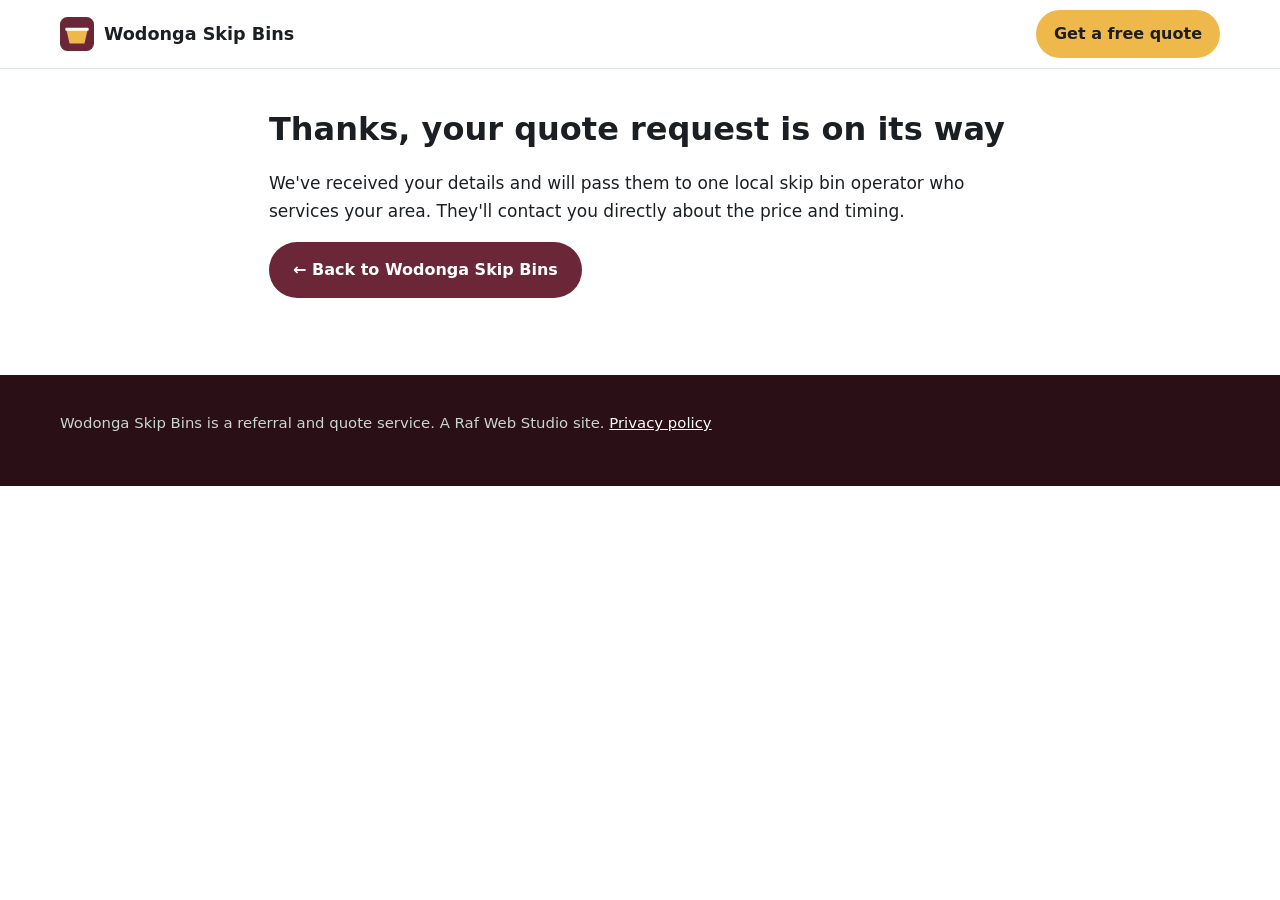
<file: thanks.html>
<!doctype html>
<html lang="en-AU">
<head>
<meta charset="utf-8">
<meta name="viewport" content="width=device-width, initial-scale=1">
<title>Thanks, we've got your quote request | Wodonga Skip Bins</title>
<meta name="robots" content="noindex, nofollow">
<link rel="icon" href="favicon.svg" type="image/svg+xml">
<link rel="stylesheet" href="styles.css">
<!-- Google tag (gtag.js) -->
<script async src="https://www.googletagmanager.com/gtag/js?id=G-WDCKTNWFEY"></script>
<script>
  window.dataLayer = window.dataLayer || [];
  function gtag(){dataLayer.push(arguments);}
  gtag('js', new Date());
  gtag('config', 'G-WDCKTNWFEY');
</script>
<script>/*seo6-track*/(function(){var tok=null,done=null;try{tok=sessionStorage.getItem('rws_lead_token');done=sessionStorage.getItem('rws_lead_done');}catch(_){}if(tok?tok===done:done==='direct')return;gtag('event','generate_lead',{form_name:'skip_bin_quote',source:'wodongaskipbins.com',lead_flow:tok?'form':'direct',transport_type:'beacon'});try{sessionStorage.setItem('rws_lead_done',tok||'direct');}catch(_){}})();</script>
</head>
<body>
<a class="skip-link" href="#main">Skip to content</a>
<header class="site-header">
  <div class="wrap">
    <a class="brand" href="/" aria-label="Wodonga Skip Bins home">
      <svg viewBox="0 0 64 64" aria-hidden="true"><rect width="64" height="64" rx="14" fill="#6b2737"/><path d="M12 24h40l-6 26H18z" fill="#efb84a"/><rect x="10" y="20" width="44" height="6" rx="2" fill="#fff"/></svg>
      Wodonga Skip Bins
    </a>
    <a class="btn btn-call header-call" href="/#quote">Get a free quote</a>
  </div>
</header>
<main id="main" class="legal">
  <h1>Thanks, your quote request is on its way</h1>
  <p>We've received your details and will pass them to one local skip bin operator who services your area. They'll contact you directly about the price and timing.</p>
  <p><a class="btn btn-primary" href="/">&larr; Back to Wodonga Skip Bins</a></p>
</main>
<footer class="site-footer"><div class="wrap"><p>Wodonga Skip Bins is a referral and quote service. A Raf Web Studio site. <a href="privacy.html">Privacy policy</a></p></div></footer>
</body>
</html>
</file>
<file: styles.css>
:root{
  --green:#6b2737;--green-2:#88344a;--yellow:#efb84a;--ink:#1b1f23;--muted:#555e66;
  --bg:#ffffff;--soft:#f4f7f5;--line:#dfe5e1;--radius:14px;--max:1200px;
}
*{box-sizing:border-box}
html{scroll-behavior:smooth}
body{margin:0;font-family:system-ui,-apple-system,"Segoe UI",Roboto,Arial,sans-serif;color:var(--ink);background:var(--bg);line-height:1.65;font-size:17px;padding-bottom:72px}
@media(min-width:800px){body{padding-bottom:0}}
img,svg{max-width:100%}
a{color:var(--green-2)}
a:focus-visible,button:focus-visible,input:focus-visible,select:focus-visible,textarea:focus-visible{outline:3px solid var(--yellow);outline-offset:2px}
.wrap{max-width:var(--max);margin:0 auto;padding:0 20px}
.skip-link{position:absolute;left:-999px;top:0;background:#fff;padding:8px 12px;z-index:100}
.skip-link:focus{left:8px}
h1,h2,h3{line-height:1.25;margin:0 0 .6em}
h1{font-size:clamp(1.9rem,4.5vw,2.9rem)}
h2{font-size:clamp(1.5rem,3vw,2rem);margin-top:0}
h3{font-size:1.15rem}
p{margin:0 0 1em}

/* header */
.site-header{background:#fff;border-bottom:1px solid var(--line);position:sticky;top:0;z-index:50}
.site-header .wrap{display:flex;align-items:center;justify-content:space-between;gap:16px;padding-top:10px;padding-bottom:10px}
.brand{display:flex;align-items:center;gap:10px;font-weight:800;color:var(--ink);text-decoration:none;font-size:1.1rem}
.brand svg{width:34px;height:34px}
.nav{display:none;gap:18px}
.nav a{color:var(--ink);text-decoration:none;font-weight:600;font-size:.95rem}
.nav a:hover{color:var(--green-2)}
@media(min-width:900px){.nav{display:flex}}

/* buttons */
.btn{display:inline-flex;align-items:center;justify-content:center;gap:8px;font-weight:700;border-radius:999px;padding:13px 22px;text-decoration:none;border:2px solid transparent;cursor:pointer;font-size:1rem}
.btn svg{width:20px;height:20px}
.btn-call{background:var(--yellow);color:#1b1f23}
.btn-call:hover{background:#efb84a}
.btn-ghost{background:transparent;color:#fff;border-color:rgba(255,255,255,.7)}
.btn-ghost:hover{background:rgba(255,255,255,.12)}
.btn-primary{background:var(--green);color:#fff}
.btn-primary:hover{background:var(--green-2)}
.header-call{display:none}
@media(min-width:600px){.header-call{display:inline-flex;padding:9px 16px}}

/* hero */
.hero{background:linear-gradient(135deg,#6b2737 0%,#88344a 60%,#88344a 100%);color:#fff;padding:48px 0 56px}
.hero .wrap{display:grid;gap:32px}
@media(min-width:900px){.hero .wrap{grid-template-columns:1.15fr .85fr;align-items:center}}
.hero p.lead{font-size:1.15rem;color:#e6f2ec;max-width:38em}
.hero .ctas{display:flex;flex-wrap:wrap;gap:12px;margin:22px 0 18px}
.ticks{list-style:none;padding:0;margin:0;display:grid;gap:6px;color:#e6f2ec}
.ticks li{display:flex;gap:8px;align-items:flex-start}
.ticks svg{flex:0 0 20px;width:20px;height:20px;margin-top:3px}
.hero-card{background:#fff;color:var(--ink);border-radius:var(--radius);padding:22px;box-shadow:0 12px 30px rgba(0,0,0,.18)}
.hero-card h2{font-size:1.25rem}
.hero-card ol{margin:0;padding-left:1.2em}
.hero-card li{margin-bottom:.5em}

/* sections */
section{padding:56px 0}
section.alt{background:var(--soft)}
.intro{max-width:46em}
.grid{display:grid;gap:18px}
@media(min-width:700px){.grid-2{grid-template-columns:1fr 1fr}.grid-3{grid-template-columns:repeat(3,1fr)}}
.card{background:#fff;border:1px solid var(--line);border-radius:var(--radius);padding:20px}
.card .size{display:inline-block;background:var(--green);color:#fff;font-weight:800;border-radius:8px;padding:3px 10px;margin-bottom:8px}
.icon{width:36px;height:36px;color:var(--green);margin-bottom:6px}

table{width:100%;border-collapse:collapse;background:#fff;border-radius:var(--radius);overflow:hidden;border:1px solid var(--line)}
caption{text-align:left;font-weight:700;padding:0 0 10px}
th,td{padding:12px 14px;text-align:left;border-bottom:1px solid var(--line);vertical-align:top}
th{background:#e9f1ec;font-size:.95rem}
.table-scroll{overflow-x:auto}
.note{font-size:.93rem;color:var(--muted)}
.yes h3{color:var(--green)}
.no h3{color:#b02a37}
ul.clean{padding-left:1.1em;margin:0}
ul.clean li{margin-bottom:.35em}

.areas{display:flex;flex-wrap:wrap;gap:8px;list-style:none;padding:0;margin:0 0 1em}
.areas li{background:#fff;border:1px solid var(--line);border-radius:999px;padding:6px 14px;font-size:.95rem}

/* faq */
details{background:#fff;border:1px solid var(--line);border-radius:var(--radius);padding:4px 18px;margin-bottom:10px}
summary{cursor:pointer;font-weight:700;padding:12px 0;list-style:none}
summary::-webkit-details-marker{display:none}
summary::after{content:"+";float:right;font-size:1.3rem;line-height:1;color:var(--green)}
details[open] summary::after{content:"–"}

/* form */
.quote{background:var(--green);color:#fff}
.quote .wrap{display:grid;gap:28px}
@media(min-width:900px){.quote .wrap{grid-template-columns:.8fr 1.2fr}}
.quote p{color:#e6f2ec}
form.quote-form{background:#fff;color:var(--ink);border-radius:var(--radius);padding:22px;display:grid;gap:14px}
@media(min-width:600px){form.quote-form{grid-template-columns:1fr 1fr}.full{grid-column:1/-1}}
label{display:block;font-weight:600;font-size:.95rem;margin-bottom:4px}
input,select,textarea{width:100%;font:inherit;padding:11px 12px;border:1.5px solid #b8c4bd;border-radius:10px;background:#fff;color:var(--ink)}
textarea{min-height:110px;resize:vertical}
.req{color:#b02a37}
.consent{font-size:.88rem;color:var(--muted)}

/* footer */
.site-footer{background:#2a0f16;color:#c9d6cf;padding:36px 0;font-size:.93rem}
.site-footer a{color:#fff}
.site-footer .wrap{display:grid;gap:10px}

/* sticky mobile call bar */
.mobile-call{position:fixed;left:0;right:0;bottom:0;z-index:60;display:flex;gap:8px;padding:10px 12px;background:#fff;border-top:1px solid var(--line);box-shadow:0 -6px 18px rgba(0,0,0,.08)}
.mobile-call .btn{flex:1;padding:12px 10px}
@media(min-width:800px){.mobile-call{display:none}}

.legal{max-width:46em;padding:40px 20px 60px;margin:0 auto}
.legal h1{font-size:2rem}

/* images */
.about-grid{display:grid;gap:28px;align-items:center}
@media(min-width:900px){.about-grid{grid-template-columns:1.2fr .8fr}}
figure{margin:0}
.photo img{width:100%;height:auto;display:block;border-radius:var(--radius)}
.photo figcaption,.size-figs figcaption{font-size:.85rem;color:var(--muted);margin-top:6px}
.local-photo{max-width:720px;margin-top:8px}
.size-figs{display:grid;gap:14px;margin:6px 0 10px;grid-template-columns:1fr}
@media(min-width:600px){.size-figs{grid-template-columns:1fr 1fr}}
.size-figs img{width:100%;height:auto;display:block;border-radius:10px;border:1px solid var(--line);background:#f4f7f5}
.size-figs figcaption{font-weight:700;color:var(--ink)}
.credits{font-size:.8rem;color:#9fb3a8}

/* banner hero */
.hero{position:relative;overflow:hidden;background:#2a0f16;padding:56px 0 64px}
.hero-bg,.hero-bg img{position:absolute;inset:0;width:100%;height:100%}
.hero-bg img{object-fit:cover;object-position:center 40%;filter:brightness(1.08)}
.hero::before{content:"";position:absolute;inset:0;z-index:1;background:linear-gradient(90deg,rgba(8,24,16,.58) 0%,rgba(8,24,16,.36) 45%,rgba(8,24,16,.14) 100%)}
.hero .wrap.hero-grid{position:relative;z-index:2;display:grid;gap:32px;align-items:center}
@media(min-width:960px){.hero .wrap.hero-grid{grid-template-columns:1.05fr .95fr;gap:48px}.hero{padding:72px 0 80px}}
.hero h1{text-shadow:0 2px 4px rgba(0,0,0,.45),0 4px 22px rgba(0,0,0,.45)}
.hero .lead,.hero .updated{text-shadow:0 1px 3px rgba(0,0,0,.6)}
.hero-copy .ticks{margin:6px 0 20px}
.hero-copy .ctas{margin:0}
.hero-form-card{background:#fff;color:var(--ink);border-radius:var(--radius);padding:24px;box-shadow:0 18px 40px rgba(0,0,0,.35);scroll-margin-top:80px}
.hero-form-card h2{font-size:1.45rem;margin-bottom:.3em}
.hero-form-card .form-intro{color:var(--muted);font-size:.95rem;margin-bottom:12px}
.hero-form-card form.quote-form{padding:0;box-shadow:none;border-radius:0;gap:12px}
.hero-form-card input,.hero-form-card select,.hero-form-card textarea{padding:9px 11px}
.hero-form-card textarea{min-height:72px}
.hero-form-card .consent{margin:10px 0 0}
.photo-credit{position:absolute;right:10px;bottom:6px;z-index:2;margin:0;font-size:.72rem;color:rgba(255,255,255,.8)}
.photo-credit a{color:#fff}
.how-card{background:#fff;color:var(--ink);border-radius:var(--radius);padding:22px}
.how-card ol{margin:0;padding-left:1.2em}.how-card li{margin-bottom:.5em}

/* v2 */
.hero .lead{color:#fff}
.updated{font-size:.85rem;color:#e6f2ec;margin:14px 0 0}
.updated-dark{font-size:.9rem;color:var(--muted);font-weight:600;margin-top:-.4em}
fieldset{border:0;margin:0;padding:0;min-width:0}
.step{display:grid;gap:12px;grid-template-columns:1fr}
@media(min-width:600px){.step{grid-template-columns:1fr 1fr}}
.step-label{font-size:.8rem;font-weight:700;text-transform:uppercase;letter-spacing:.04em;color:var(--green-2);margin-bottom:6px;padding:0}
.step-2{margin-top:16px}
.js .is-step-1 .step-2{display:none}
.js .is-step-2 .step-1{display:none}
.js .is-step-2 .step-2{margin-top:0}
.js-only{display:none}
.js .js-only{display:block}
.js .step2-actions .js-only{display:inline-block}
.other-wrap{display:none}.other-wrap.show{display:block}
html:not(.js) .other-wrap{display:block}
.btn-block{width:100%}
.btn-link{background:none;border:0;color:var(--green-2);font:inherit;font-weight:600;cursor:pointer;margin-left:14px;text-decoration:underline}
.microcopy{font-size:.86rem;color:var(--muted);margin:0}
.form-error{color:#b02a37;font-weight:600;font-size:.9rem;margin:0}
[aria-invalid="true"]{border-color:#b02a37}
.hero-form-card .quote-form{display:block}
.trust{background:#2a0f16;color:#e6f2ec;padding:16px 0}
.trust-list{list-style:none;margin:0 auto;display:grid;gap:10px 24px;grid-template-columns:1fr}
@media(min-width:700px){.trust-list{grid-template-columns:1fr 1fr}}
@media(min-width:1000px){.trust-list{grid-template-columns:repeat(4,1fr)}}
.trust-list li{display:flex;gap:8px;align-items:flex-start;font-size:.95rem}
.trust-list svg{flex:0 0 20px;width:20px;height:20px;color:var(--yellow);margin-top:3px}
.trust-list strong{color:#fff}
ol.steps{list-style:none;padding:0;margin:0 0 16px}
.step-num{display:inline-grid;place-items:center;width:34px;height:34px;border-radius:50%;background:var(--yellow);color:#1b1f23;font-weight:800;margin-bottom:8px}
.equiv{font-weight:700;color:var(--green-2);margin:-.2em 0 .5em}
.price-table td{white-space:nowrap}
.area-groups{display:grid;gap:8px 28px;margin-bottom:12px}
@media(min-width:800px){.area-groups{grid-template-columns:1fr 1fr}}
.area-group h3{font-size:1rem;margin:10px 0 8px}
/* photo cards */
.photo-cards{display:grid;gap:20px;grid-template-columns:1fr;margin:10px 0 28px}
@media(min-width:620px){.photo-cards{grid-template-columns:1fr 1fr}}
@media(min-width:1000px){.photo-cards{grid-template-columns:repeat(4,1fr)}}
.photo-card{position:relative;display:flex;flex-direction:column;background:#fff;border:1px solid var(--line);border-radius:var(--radius);overflow:hidden;text-decoration:none;color:var(--ink);box-shadow:0 6px 18px rgba(0,0,0,.06);transition:transform .15s,box-shadow .15s}
.photo-card:hover{transform:translateY(-2px);box-shadow:0 10px 24px rgba(0,0,0,.1)}
.pc-img{display:block;aspect-ratio:4/3;overflow:hidden;background:#f4f7f5}
.pc-img img{width:100%;height:100%;object-fit:cover;display:block}
.pc-svg img{object-fit:contain;padding:12px}
.pc-icon{position:absolute;left:18px;top:-26px;width:52px;height:52px;border-radius:50%;background:var(--yellow);color:#2a0f16;display:grid;place-items:center;border:4px solid #fff;box-shadow:0 4px 10px rgba(0,0,0,.15)}
.pc-icon svg{width:24px;height:24px}
.pc-body{position:relative;display:block;padding:34px 18px 18px}
.pc-title{display:block;font-size:1.1rem;margin-bottom:6px}
.pc-text{display:block;font-size:.95rem;color:var(--muted)}
.more-jobs h3{margin-bottom:.4em}
/* truck band */
.band-wrap{padding:8px 0 48px}
.truck-band{position:relative;border-radius:var(--radius);overflow:hidden;min-height:260px;display:flex;align-items:flex-end}
.truck-band img{position:absolute;inset:0;width:100%;height:100%;object-fit:cover;object-position:center 60%}
.truck-band::after{content:"";position:absolute;inset:0;background:linear-gradient(90deg,rgba(8,24,16,.72) 0%,rgba(8,24,16,.35) 55%,rgba(8,24,16,0) 100%)}
.band-text{position:relative;z-index:1;padding:28px;max-width:560px}
.band-line{color:#fff;font-size:clamp(1.4rem,3vw,2rem);font-weight:800;line-height:1.2;margin:0 0 16px;text-shadow:0 2px 8px rgba(0,0,0,.4)}
@media(min-width:900px){.truck-band{min-height:420px;align-items:center}.band-text{padding:44px}}
.closing-inner{display:grid;gap:12px;align-items:center}
@media(min-width:900px){.quote .wrap.closing-inner{grid-template-columns:1fr auto}}
.closing-grid{display:grid;gap:28px;align-items:center}
@media(min-width:900px){.quote .wrap.closing-grid{grid-template-columns:.9fr 1.1fr}}
.closing-photo img{width:100%;height:auto;display:block;border-radius:var(--radius);box-shadow:0 12px 30px rgba(0,0,0,.25)}

/* How it works step photos */
.step-card{padding:0;overflow:hidden;display:flex;flex-direction:column}
.step-img{display:block;aspect-ratio:3/2;background:#e9efe9}
.step-img img{display:block;width:100%;height:100%;object-fit:cover;border-radius:var(--radius) var(--radius) 0 0}
.step-body{position:relative;padding:30px 20px 20px}
.step-card .step-num{position:absolute;top:-21px;left:20px;width:42px;height:42px;margin:0;font-size:1.1rem;border:3px solid #fff;box-shadow:0 2px 6px rgba(0,0,0,.18)}
.step-card h3{margin-top:0}

/* seo-pages-v1 */
.page-hero{background:var(--green);color:#fff;padding:34px 0 38px}
.page-hero h1{color:#fff;margin-bottom:.4em}
.page-hero .lead{color:#fff;font-size:1.12rem;max-width:44em;margin-bottom:.6em}
.page-hero .updated{color:#e6f2ec;font-size:.9rem;margin:0}
.crumbs{font-size:.9rem;margin-bottom:14px;color:#e6f2ec}
.crumbs ol{list-style:none;padding:0;margin:0;display:flex;flex-wrap:wrap;gap:6px}
.crumbs li+li::before{content:"›";margin-right:6px;opacity:.8}
.crumbs a{color:#fff}
.page-grid{display:grid;gap:36px;padding-top:40px;padding-bottom:48px}
@media(min-width:960px){.page-grid{grid-template-columns:minmax(0,1fr) 380px;align-items:start}.page-aside{position:sticky;top:84px}}
.page-body h2{margin-top:1.4em;font-size:clamp(1.3rem,2.6vw,1.7rem)}
.page-body h2:first-child{margin-top:0}
.page-body figure{margin:0 0 1.4em}
.page-body figure img{width:100%;height:auto;border-radius:var(--radius);display:block}
.page-body figcaption{font-size:.85rem;color:var(--muted);margin-top:6px}
.page-body table{width:100%;border-collapse:collapse;margin:0 0 1.2em}
.page-body th,.page-body td{border:1px solid var(--line);padding:8px 10px;text-align:left;vertical-align:top}
.page-body .callout{background:var(--soft);border-left:4px solid var(--green);padding:14px 16px;border-radius:8px;margin:0 0 1.2em}
.page-body .sources{font-size:.88rem;color:var(--muted)}
.link-list{display:flex;flex-wrap:wrap;gap:10px;list-style:none;padding:0;margin:0 0 1em}
.link-list a{display:inline-block;background:#fff;border:1px solid var(--line);border-radius:999px;padding:7px 15px;text-decoration:none;font-weight:600}
.link-list a:hover{border-color:var(--green)}
.areas a{text-decoration:none;font-weight:600}
.guide-cards{display:grid;gap:16px}
@media(min-width:700px){.guide-cards{grid-template-columns:repeat(3,1fr)}}
.guide-cards a{display:block;background:#fff;border:1px solid var(--line);border-radius:var(--radius);padding:18px;text-decoration:none;color:var(--ink)}
.guide-cards a strong{display:block;color:var(--green-2);font-size:1.08rem;margin-bottom:4px}
.guide-cards a:hover{border-color:var(--green)}
.footer-links{display:flex;flex-wrap:wrap;gap:6px 14px}

/* site-specific */
.photo-note{font-size:.8rem;color:var(--muted);margin-top:8px}
.disclaimer{background:#fff8e6;border:1px solid #f0d58a;border-radius:var(--radius);padding:16px 18px;font-size:.95rem}

/* summary-v1 */
.summary{font-size:1.05rem;font-weight:600;max-width:44em;margin:0 0 .7em}
.hero .summary,.page-hero .summary{color:#fff}
</file>
